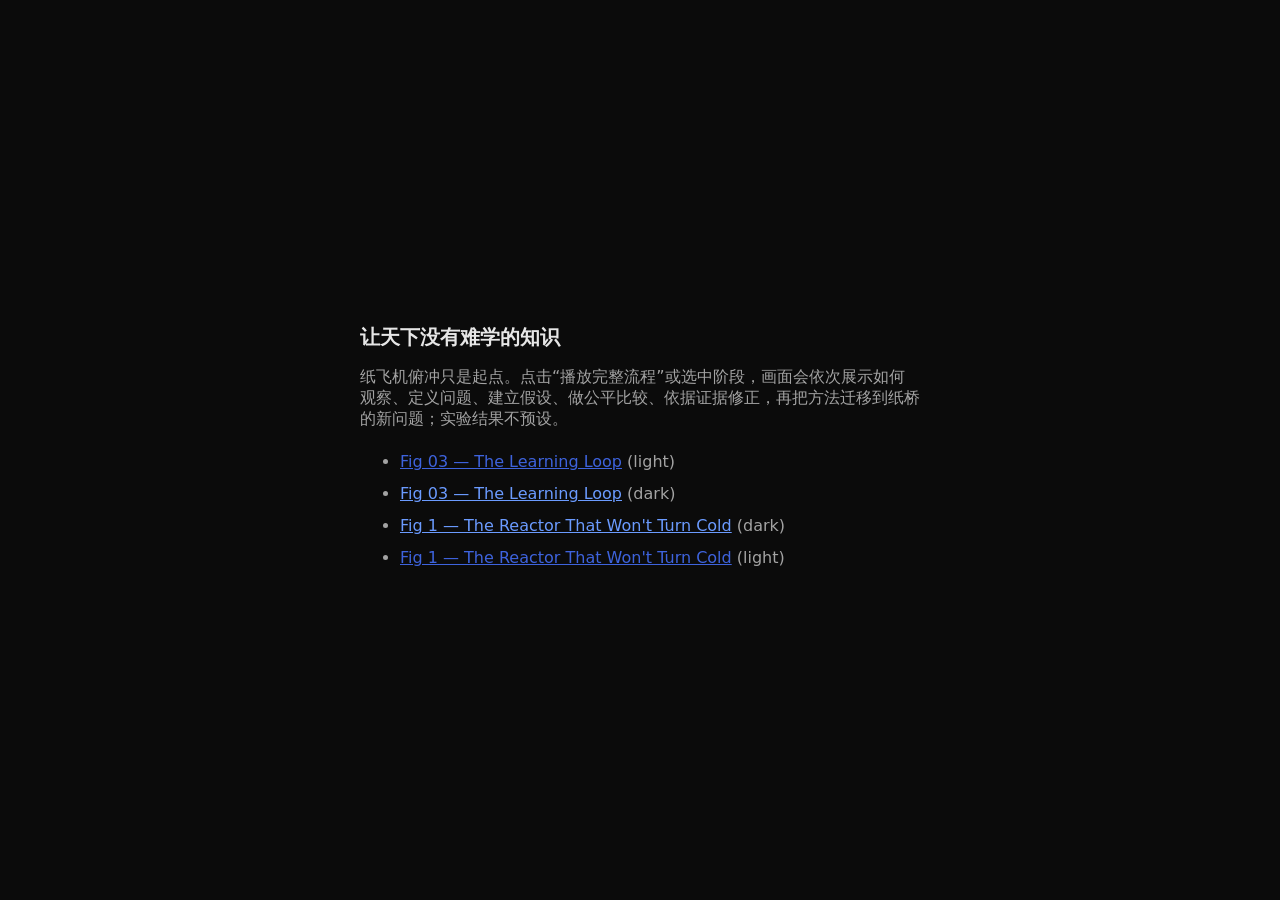
<file: docs/index.html>
<!doctype html><html lang="zh-CN"><head><meta charset="utf-8">
<meta name="viewport" content="width=device-width,initial-scale=1">
<title>Kairos — 让天下没有难学的知识</title></head>
<body style="font-family:ui-sans-serif,system-ui;background:#0b0b0b;color:#a3a3a3;
             display:grid;place-items:center;min-height:100vh;margin:0">
  <main style="max-width:560px;padding:32px">
    <h1 style="color:#e6e6e6;font-size:20px">让天下没有难学的知识</h1>
    <p>纸飞机俯冲只是起点。点击“播放完整流程”或选中阶段，画面会依次展示如何观察、定义问题、建立假设、做公平比较、依据证据修正，再把方法迁移到纸桥的新问题；实验结果不预设。</p>
    <ul style="line-height:2">
      <li><a href="learning-loop-light.html" style="color:#3e63dd">Fig 03 — The Learning Loop</a> (light)</li>
      <li><a href="learning-loop.html"       style="color:#6b9bff">Fig 03 — The Learning Loop</a> (dark)</li>
      <li><a href="reactor-scram.html"       style="color:#6b9bff">Fig 1 — The Reactor That Won't Turn Cold</a> (dark)</li>
      <li><a href="reactor-scram-light.html" style="color:#3e63dd">Fig 1 — The Reactor That Won't Turn Cold</a> (light)</li>
    </ul>
  </main>
</body></html>
</file>
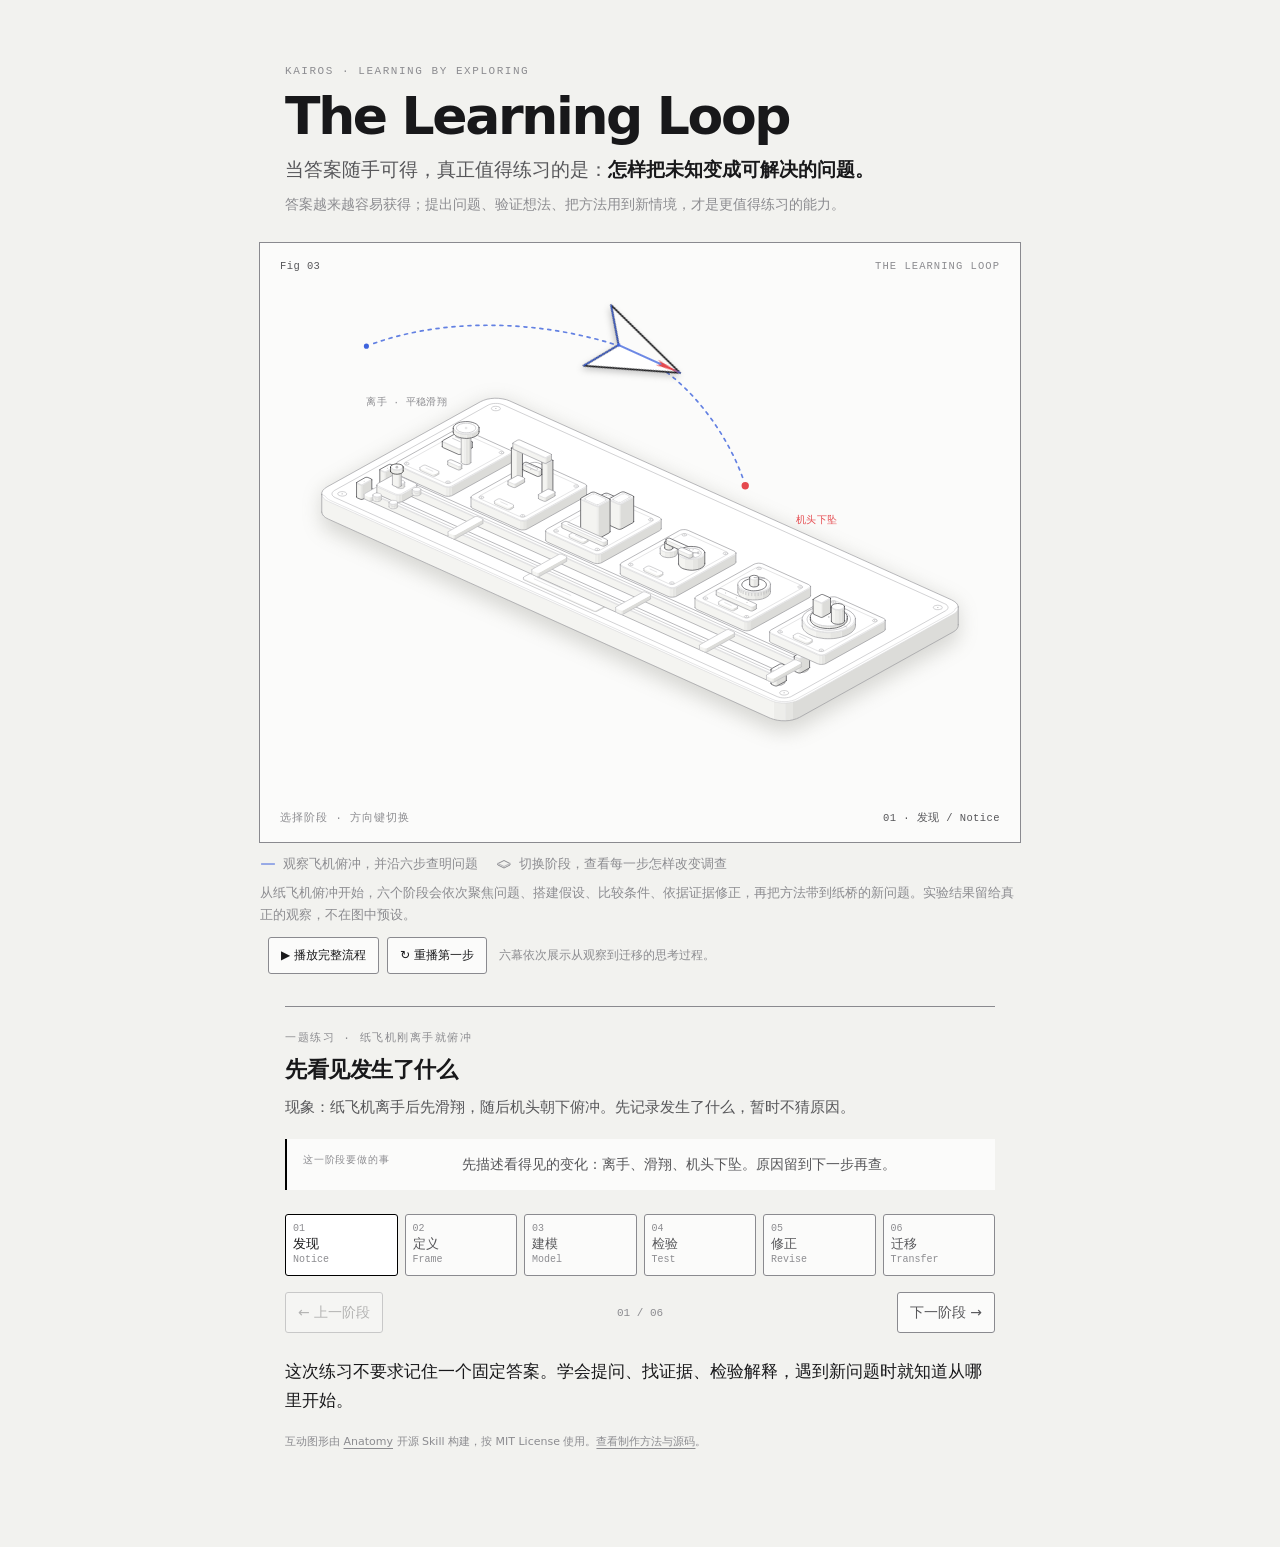
<file: docs/learning-loop-light.html>
<!doctype html><html lang="zh-CN"><head><meta charset="utf-8"><meta name="viewport" content="width=device-width, initial-scale=1"><title>The Learning Loop — Kairos</title><style>
.iso{
  --anatomy-page:#0b0b0b;--anatomy-card:#131313;--anatomy-text:#a3a3a3;--anatomy-strong:#e6e6e6;--anatomy-muted:#6e6e6e;
  --anatomy-paper:#131313;--anatomy-face:#1b1b1b;--anatomy-top:#1c1c1c;
  --anatomy-shade-0:#0f0f0f;--anatomy-shade-1:#121212;--anatomy-shade-2:#151515;--anatomy-shade-3:#181818;
  --anatomy-lit-top:#262626;--anatomy-lit-shade:#1d1d1d;
  --anatomy-hi:#d4d4d4;--anatomy-mid:#6a6a6a;--anatomy-lo:#3e3e3e;--anatomy-faint:#2a2a2a;--anatomy-lit:#ffffff;
  --anatomy-halo:#050505;--anatomy-halo-opacity:.9;--anatomy-dot:#e6e6e6;
  --anatomy-red:#ff6b6b;--anatomy-green:#6be0a0;--anatomy-blue:#6b9bff;
  --anatomy-weight:.6px;--anatomy-ease:cubic-bezier(.32,.72,0,1);
  --anatomy-mono:ui-monospace,"SF Mono",Menlo,Consolas,monospace;
  --anatomy-lift:inset 0 1px 0 0 #ffffff0a,inset 0 0 0 1px #ffffff06,0 0 0 1px #00000026,0 1px 1px -.5px #00000014,0 3px 3px -1.5px #00000014,0 6px 6px -3px #00000014,0 12px 12px -6px #00000014;
}
.iso[data-theme="light"]{
  --anatomy-page:#f2f2ef;--anatomy-card:#fbfbfa;--anatomy-text:#57575a;--anatomy-strong:#18181a;--anatomy-muted:#8c8c90;
  --anatomy-paper:#fbfbfa;--anatomy-face:#ffffff;--anatomy-top:#ffffff;
  --anatomy-shade-0:#dcdcd9;--anatomy-shade-1:#e5e5e2;--anatomy-shade-2:#ededea;--anatomy-shade-3:#f4f4f1;
  --anatomy-lit-top:#ffffff;--anatomy-lit-shade:#eeeeeb;
  --anatomy-hi:#26262a;--anatomy-mid:#8a8a8f;--anatomy-lo:#b4b4b8;--anatomy-faint:#d4d4d6;--anatomy-lit:#000000;
  --anatomy-halo:#8a8a80;--anatomy-halo-opacity:.32;--anatomy-dot:#3a3a3e;
  --anatomy-red:#e5484d;--anatomy-green:#30a46c;--anatomy-blue:#3e63dd;
  --anatomy-lift:inset 0 1px 0 0 #ffffff,0 0 0 1px #0000000f,0 1px 1px -.5px #0000000a,0 3px 3px -1.5px #0000000a,0 6px 6px -3px #0000000a,0 12px 12px -6px #0000000a;
}
.iso-svg{display:block;width:100%;height:auto;overflow:visible}
.iso-svg path,.iso-svg circle{vector-effect:non-scaling-stroke}
.iso-fill{fill:var(--anatomy-paper);stroke:none}
.iso-solid[data-lit]>.iso-fill{fill:var(--anatomy-face)}
.iso-shade,.iso-top{stroke:none}
.iso-shade[data-shade="0"]{fill:var(--anatomy-shade-0)}
.iso-shade[data-shade="1"]{fill:var(--anatomy-shade-1)}
.iso-shade[data-shade="2"]{fill:var(--anatomy-shade-2)}
.iso-shade[data-shade="3"]{fill:var(--anatomy-shade-3)}
.iso-top{fill:var(--anatomy-top)}
.iso-solid[data-lit]>.iso-top{fill:var(--anatomy-lit-top)}
.iso-solid[data-lit]>.iso-shade{fill:var(--anatomy-lit-shade)}
.iso-solid[data-seamless]>.iso-shade,.iso-solid[data-seamless]>.iso-top{stroke-width:.4;stroke-linejoin:round}
.iso-solid[data-seamless]>.iso-shade[data-shade="0"]{stroke:var(--anatomy-shade-0)}
.iso-solid[data-seamless]>.iso-shade[data-shade="1"]{stroke:var(--anatomy-shade-1)}
.iso-solid[data-seamless]>.iso-shade[data-shade="2"]{stroke:var(--anatomy-shade-2)}
.iso-solid[data-seamless]>.iso-shade[data-shade="3"]{stroke:var(--anatomy-shade-3)}
.iso-solid[data-seamless]>.iso-top{stroke:var(--anatomy-top)}
.iso-solid[data-seamless][data-lit]>.iso-top{stroke:var(--anatomy-lit-top)}
.iso-solid[data-seamless][data-lit]>.iso-shade{stroke:var(--anatomy-lit-shade)}
.iso-solid[data-lit]>.iso-edge{stroke:var(--anatomy-lit)}
.iso-halo{fill:var(--anatomy-halo);stroke:none;filter:blur(9px);opacity:var(--anatomy-halo-opacity);transform:translateY(3px)}
.iso-line{fill:none;stroke:var(--anatomy-lo);stroke-width:var(--anatomy-weight);stroke-linecap:round;stroke-linejoin:round}
.iso-line[data-tone="hi"]{stroke:var(--anatomy-hi)}
.iso-line[data-tone="mid"]{stroke:var(--anatomy-mid)}
.iso-line[data-tone="lo"]{stroke:var(--anatomy-lo)}
.iso-line[data-tone="faint"]{stroke:var(--anatomy-faint)}
.iso-line[data-tone="lit"]{stroke:var(--anatomy-lit)}
.iso-line[data-tone="red"]{stroke:var(--anatomy-red)}
.iso-line[data-tone="green"]{stroke:var(--anatomy-green)}
.iso-line[data-tone="blue"]{stroke:var(--anatomy-blue)}
.iso-line[data-dotted]{stroke-dasharray:.01 3.5;stroke-width:1}
.iso-line[data-dashed]{stroke-dasharray:3 3}
.iso-line[data-flow]{stroke-dasharray:2 6}
.iso-wire-end{fill:var(--anatomy-paper);stroke:var(--anatomy-lo);stroke-width:var(--anatomy-weight)}
.iso-wire[data-tone="hi"] .iso-wire-end{stroke:var(--anatomy-hi)}
.iso-wire[data-tone="mid"] .iso-wire-end{stroke:var(--anatomy-mid)}
.iso-wire[data-tone="faint"] .iso-wire-end{stroke:var(--anatomy-faint)}
.iso-wire[data-tone="lit"] .iso-wire-end{stroke:var(--anatomy-lit)}
.iso-dots circle{fill:var(--anatomy-dot);stroke:none;opacity:.32}
.iso-dots[data-tone="hi"] circle{opacity:.85}
.iso-dots[data-tone="mid"] circle{opacity:.45}
.iso-dots[data-tone="lo"] circle{opacity:.22}
.iso-dots[data-tone="faint"] circle{opacity:.12}
.iso-face-text{fill:var(--anatomy-mid);font-family:var(--anatomy-mono);letter-spacing:.04em}
.iso-face-text[data-tone="hi"]{fill:var(--anatomy-hi)}
.iso-face-text[data-tone="lo"]{fill:var(--anatomy-lo)}
.iso-face-text[data-tone="faint"]{fill:var(--anatomy-faint)}
.tb-body{fill:var(--anatomy-shade-2);stroke:none}
.tb-shine{fill:var(--anatomy-top);stroke:none}
.tb-shade{fill:var(--anatomy-shade-0);stroke:none}
.tb-ring{fill:none;stroke:var(--anatomy-lo);stroke-width:.45;stroke-linecap:butt;stroke-linejoin:round}
.tb-ring[data-tone="mid"]{stroke:var(--anatomy-mid)}
.tb-ring[data-tone="faint"]{stroke:var(--anatomy-faint)}
.tb-ring[data-tone="hi"]{stroke:var(--anatomy-hi)}
@keyframes iso-flow{to{stroke-dashoffset:-32}}
@keyframes iso-pulse{0%,100%{opacity:.18}12%{opacity:1}40%{opacity:.18}}
.iso-line[data-flow]{animation:iso-flow 1600ms linear infinite}
.iso-dots circle[data-pulse]{animation:iso-pulse 1600ms steps(1,end) infinite;animation-delay:var(--pulse-at,0ms)}
.iso-figure{margin:32px 0 36px}
.iso-plate{position:relative;padding:52px 24px;border-radius:0;background:var(--anatomy-card);box-shadow:0 0 0 1px var(--anatomy-mid);--anatomy-paper:var(--anatomy-card)}
.iso-plate-corners{position:absolute;inset:18px 20px;pointer-events:none}
.iso-plate-corner{position:absolute;color:var(--anatomy-muted);font-family:var(--anatomy-mono);font-size:10.5px;line-height:1;letter-spacing:.04em;white-space:nowrap}
.iso-plate-corner[data-corner="fig"]{top:0;left:0;color:var(--anatomy-text)}
.iso-plate-corner[data-corner="title"]{top:0;right:0;text-transform:uppercase;letter-spacing:.1em}
.iso-plate-corner[data-corner="hint"]{bottom:0;left:0;text-transform:uppercase;letter-spacing:.1em}
.iso-plate-corner[data-corner="readout"]{right:0;bottom:0;color:var(--anatomy-text);font-variant-numeric:tabular-nums}
.iso-plate .iso-svg{margin:0 auto}
.iso-legend{display:grid;gap:8px;margin-top:12px;color:var(--anatomy-muted);font-size:13px;line-height:1.55}
.iso-keys{display:flex;flex-wrap:wrap;gap:6px 18px}
.iso-key{display:inline-flex;align-items:center;gap:7px}
.iso-swatch{width:16px;height:10px;flex:none;overflow:visible}
.iso-swatch path{fill:none;stroke:var(--anatomy-hi);stroke-width:1;vector-effect:non-scaling-stroke;stroke-linejoin:round;stroke-linecap:round}
.iso-swatch[data-mark="raised"] path,.iso-swatch[data-mark="flat"] path{stroke:var(--anatomy-mid)}
.iso-swatch[data-mark="lit"] path{stroke:var(--anatomy-lit)}
.iso-swatch[data-mark="dim"] path{stroke:var(--anatomy-lo)}
.iso-swatch[data-mark="dotted"] path{stroke-dasharray:.01 3;stroke-width:1.4}
.iso-swatch[data-mark="dashed"] path{stroke-dasharray:3 2.5}
.iso-swatch[data-mark="red"] path{stroke:var(--anatomy-red)}
.iso-swatch[data-mark="green"] path{stroke:var(--anatomy-green)}
.iso-swatch[data-mark="blue"] path{stroke:var(--anatomy-blue)}
.iso-swatch-crease{stroke:var(--anatomy-lo)!important}
@media (max-width:560px){.iso-plate{padding:48px 12px 70px}.iso-plate-corner[data-corner="hint"]{bottom:18px}}
@media (prefers-reduced-motion:reduce){.iso-line[data-flow],.iso-dots circle[data-pulse]{animation:none}}

*{box-sizing:border-box}
html{color-scheme:dark}
body[data-theme="light"]{color-scheme:light}
body{margin:0;background:var(--anatomy-page);color:var(--anatomy-text);font:14px/1.6 ui-sans-serif,system-ui,-apple-system,"Segoe UI",sans-serif;-webkit-font-smoothing:antialiased}
.iso-page{width:min(760px,100% - 32px);margin:64px auto 96px}

.page-intro{max-width:710px;margin:0 auto 26px}.eyebrow,.lesson-kicker{font:11px/1.4 var(--anatomy-mono);letter-spacing:.14em;text-transform:uppercase;color:var(--anatomy-muted)}
.page-intro h1{margin:8px 0 12px;font-size:clamp(34px,6vw,52px);line-height:1.02;letter-spacing:-.045em;color:var(--anatomy-strong);font-weight:650}
.lead{font-size:19px;line-height:1.5;margin:0 0 8px;color:var(--anatomy-text)}.lead strong{color:var(--anatomy-strong);font-weight:600}.lede-cn{margin:0;color:var(--anatomy-muted);line-height:1.8}
.iso-figure{margin:0}.iso-plate{padding:50px 20px 50px}.iso-stage{outline:none;border-radius:4px;touch-action:pan-y}.iso-stage:focus-visible{box-shadow:0 0 0 2px var(--anatomy-lit)}.iso-stage svg{width:100%;height:auto;display:block}.iso-caption{line-height:1.75}
.flight-path{fill:none;stroke:var(--anatomy-blue);stroke-width:1.7;stroke-dasharray:3 5;stroke-linecap:round;opacity:.8}.flight-start{fill:var(--anatomy-blue);stroke:var(--anatomy-paper);stroke-width:1.5}.flight-impact{fill:var(--anatomy-red);stroke:var(--anatomy-paper);stroke-width:1.5}.flight-note{fill:var(--anatomy-muted);font:9px var(--anatomy-mono);letter-spacing:.03em}.flight-note-end{fill:var(--anatomy-red)}.paper-plane{filter:drop-shadow(0 3px 3px rgba(0,0,0,.2))}.plane-shadow{fill:var(--anatomy-lo);opacity:.12}.plane-wing{stroke:none}.plane-wing-a{fill:var(--anatomy-paper)}.plane-wing-b{fill:var(--anatomy-face)}.plane-outline{fill:none;stroke:var(--anatomy-strong);stroke-width:1.8;stroke-linejoin:round;stroke-linecap:round}.plane-fold{fill:none;stroke:var(--anatomy-blue);stroke-width:1.3;stroke-linejoin:round;stroke-linecap:round}.plane-nose{fill:var(--anatomy-red)}.plane-rivet{fill:var(--anatomy-blue)}
.workbench{transition:opacity .45s ease}.process-scene{display:none;pointer-events:none}.process-scene.is-current{display:inline}.process-scene path,.process-scene circle,.process-scene rect{vector-effect:non-scaling-stroke}
svg[data-phase="3"] .workbench,svg[data-phase="4"] .workbench,svg[data-phase="5"] .workbench{opacity:.05}svg[data-phase="3"] .flight-guide,svg[data-phase="4"] .flight-guide,svg[data-phase="5"] .flight-guide,svg[data-phase="3"] .paper-plane,svg[data-phase="4"] .paper-plane,svg[data-phase="5"] .paper-plane{opacity:0;transition:opacity .3s}
.process-scene[data-scene="3"],.process-scene[data-scene="4"],.process-scene[data-scene="5"]{translate:0 96px;scale:1.15;transform-box:view-box;transform-origin:center}
.focus-bracket,.focus-leader,.model-link,.model-arrow,.test-rail,.test-rail-inner,.release-gate,.release-arrow,.same-condition,.evidence-spine,.evidence-return,.method-line,.transfer-route,.bridge-deck,.bridge-fold,.bridge-book,.bridge-load{fill:none;stroke:var(--anatomy-strong);stroke-width:1.2;stroke-linecap:round;stroke-linejoin:round}.focus-bracket,.focus-ring,.model-link,.model-arrow,.test-rail-inner,.release-arrow,.transfer-route{stroke:var(--anatomy-blue)}.focus-ring,.model-link,.transfer-route{stroke-dasharray:3 3}.focus-pulse,.test-signal,.evidence-source,.evidence-branch,.method-step,.transfer-token,.bridge-mark{fill:var(--anatomy-lit);stroke:var(--anatomy-paper);stroke-width:1}.focus-bracket{stroke-width:2}.focus-ring{fill:none;stroke-width:1.4}.focus-pulse{animation:focus-ping 1.6s ease-out infinite}.nose-weight{fill:var(--anatomy-red);stroke:var(--anatomy-strong);stroke-width:1.1;stroke-linejoin:round}.model-node{fill:var(--anatomy-blue);stroke:var(--anatomy-paper);stroke-width:1}.model-effect{fill:var(--anatomy-lit)}.model-weight{transform-box:fill-box;transform-origin:center;animation:weight-set 1.1s cubic-bezier(.2,.7,.2,1) both}.model-link{stroke-dasharray:80;stroke-dashoffset:80;animation:draw-link .8s .2s ease-out forwards}.model-question{fill:var(--anatomy-card);stroke:var(--anatomy-red);stroke-width:1.2}.model-question-mark{fill:none;stroke:var(--anatomy-red);stroke-width:1.2;stroke-linecap:round}
.test-rail{stroke:var(--anatomy-mid);stroke-width:2}.release-gate{stroke:var(--anatomy-muted)}.same-condition{stroke:var(--anatomy-lit);stroke-width:1.5}.mini-plane .plane-outline{stroke-width:2.4}.mini-plane .plane-fold{stroke-width:1.8}.test-plane{transform-box:fill-box;animation:controlled-launch 1.7s .2s ease-in-out infinite alternate}.test-plane-b{animation-delay:.35s}.test-signal{animation:paired-pulse 1.7s ease-in-out infinite alternate}.test-signal-b{animation-delay:.35s}
.evidence-card,.evidence-option,.method-card{fill:var(--anatomy-card);stroke:var(--anatomy-mid);stroke-width:1}.evidence-spine,.evidence-return{stroke:var(--anatomy-muted)}.evidence-branch{fill:var(--anatomy-card);stroke:var(--anatomy-blue);stroke-width:1.5}.evidence-option{stroke:var(--anatomy-mid);stroke-dasharray:2 2}.evidence-token{fill:var(--anatomy-lit);stroke:none}.evidence-token-a{animation:branch-a 1.8s ease-in-out infinite alternate}.evidence-token-b{animation:branch-b 1.8s ease-in-out infinite alternate}.method-card{stroke:var(--anatomy-mid)}.method-line{stroke:var(--anatomy-mid)}.method-step{stroke:var(--anatomy-paper);stroke-width:1.3}.method-step:nth-of-type(odd){fill:var(--anatomy-blue)}.transfer-route{stroke-dasharray:4 4}.transfer-token{animation:transfer-token 1.7s .2s ease-in-out infinite alternate}.bridge-book{fill:var(--anatomy-face);stroke:var(--anatomy-muted)}.bridge-deck{stroke:var(--anatomy-strong);stroke-width:3;animation:bridge-bend 1.7s ease-in-out infinite alternate;transform-box:fill-box;transform-origin:50% 0}.bridge-fold{stroke:var(--anatomy-blue);stroke-width:1.2}.bridge-load{fill:var(--anatomy-paper);stroke:var(--anatomy-strong)}
@keyframes focus-ping{0%{opacity:0;translate:0 0;scale:.5}40%{opacity:.95}100%{opacity:0;translate:0 0;scale:2.2}}@keyframes draw-link{to{stroke-dashoffset:0}}@keyframes weight-set{0%{translate:-22px -13px;opacity:0}75%{translate:2px 1px;opacity:1}100%{translate:0 0;opacity:1}}@keyframes controlled-launch{0%{translate:0 0}45%{translate:30px 0}100%{translate:34px 0}}@keyframes paired-pulse{0%,20%{opacity:.3}55%,100%{opacity:1}}@keyframes branch-a{0%,18%{translate:0 0}80%,100%{translate:66px -25px}}@keyframes branch-b{0%,18%{translate:0 0}80%,100%{translate:66px 25px}}@keyframes transfer-token{0%{translate:0 0}80%,100%{translate:96px 0}}@keyframes bridge-bend{0%{scale:1 1}100%{scale:1 1.1}}
.flight-control{display:flex;align-items:center;gap:12px;flex-wrap:wrap;margin:10px 0 0 8px;color:var(--anatomy-muted);font-size:12px}.flight-actions{display:flex;align-items:center;gap:8px;flex-wrap:wrap}.flight-control button{border:1px solid var(--anatomy-mid);border-radius:3px;padding:8px 12px;background:var(--anatomy-card);color:var(--anatomy-strong);font:inherit;cursor:pointer}.flight-control button:hover:not(:disabled){border-color:var(--anatomy-blue)}.flight-control button:focus-visible{outline:2px solid var(--anatomy-blue);outline-offset:2px}.flight-control button:disabled{opacity:.45;cursor:not-allowed}
.lesson{max-width:710px;margin:32px auto 0;padding:24px 0 0;border-top:1px solid var(--anatomy-mid)}.lesson-kicker{margin:0 0 9px}.lesson h2{font-size:22px;line-height:1.3;margin:0 0 10px;color:var(--anatomy-strong);letter-spacing:-.02em}.lesson>p:not(.lesson-kicker):not(.next-move):not(.takeaway):not(.attribution){line-height:1.8;font-size:15px;margin:0 0 14px}
.next-move{display:grid;grid-template-columns:145px 1fr;gap:14px;margin:18px 0 24px;padding:14px 16px;border-left:2px solid var(--anatomy-lit);background:var(--anatomy-card);line-height:1.65}.next-move span:first-child{font:10px/1.5 var(--anatomy-mono);text-transform:uppercase;letter-spacing:.08em;color:var(--anatomy-muted)}
.phase-nav{display:grid;grid-template-columns:repeat(6,minmax(0,1fr));gap:7px}.phase-button,.lesson-controls button{font:inherit;color:var(--anatomy-text);background:var(--anatomy-card);border:1px solid var(--anatomy-mid);border-radius:3px;cursor:pointer;transition:background .18s ease,border-color .18s ease,color .18s ease,transform .18s ease}.phase-button{min-height:62px;padding:9px 7px;text-align:left;display:flex;flex-direction:column;justify-content:space-between}.phase-button:hover:not(.is-active),.lesson-controls button:hover:not(:disabled){border-color:var(--anatomy-text);transform:translateY(-1px)}.phase-button.is-active{border-color:var(--anatomy-lit);color:var(--anatomy-strong);background:var(--anatomy-face)}.phase-number{font:10px/1 var(--anatomy-mono);color:var(--anatomy-muted)}.phase-name{font-size:13px;line-height:1.2}.phase-name small{display:block;margin-top:3px;font:10px/1.2 var(--anatomy-mono);color:var(--anatomy-muted)}
.lesson-controls{display:flex;align-items:center;justify-content:space-between;gap:12px;margin:16px 0 24px}.lesson-controls button{padding:8px 12px}.lesson-controls button:disabled{opacity:.4;cursor:not-allowed}.lesson-controls span{font:11px var(--anatomy-mono);color:var(--anatomy-muted);font-variant-numeric:tabular-nums}.takeaway{font-size:17px;line-height:1.7;color:var(--anatomy-strong);margin:0 0 18px}.attribution{font-size:11px;line-height:1.7;color:var(--anatomy-muted);margin:0}.attribution a{color:inherit;text-underline-offset:3px}.sr-only{position:absolute;width:1px;height:1px;padding:0;margin:-1px;overflow:hidden;clip:rect(0,0,0,0);white-space:nowrap;border:0}
@media(max-width:620px){.iso-page{width:calc(100% - 24px);margin:32px auto 52px}.page-intro{margin-bottom:20px}.page-intro h1{font-size:38px}.lead{font-size:17px}.iso-plate{padding:48px 10px 46px}.iso-plate-corners{inset:16px 12px}.flight-control{margin-left:0}.phase-nav{grid-template-columns:repeat(3,minmax(0,1fr));gap:6px}.phase-button{min-height:56px;padding:8px}.next-move{grid-template-columns:1fr;gap:4px}.lesson{margin-top:24px}}
@media(prefers-reduced-motion:reduce){*,*::before,*::after{scroll-behavior:auto!important;transition:none!important;animation:none!important}}
</style></head><body class="iso" data-theme="light"><main class="iso-page">
<header class="page-intro">
  <p class="eyebrow">KAIROS · LEARNING BY EXPLORING</p>
  <h1>The Learning Loop</h1>
  <p class="lead">当答案随手可得，真正值得练习的是：<strong>怎样把未知变成可解决的问题。</strong></p>
  <p class="lede-cn">答案越来越容易获得；提出问题、验证想法、把方法用到新情境，才是更值得练习的能力。</p>
</header>
<figure class="iso-figure"><div class="iso-plate"><div class="iso-plate-corners" aria-hidden="true"><span class="iso-plate-corner" data-corner="fig">Fig 03</span><span class="iso-plate-corner" data-corner="title">The Learning Loop</span><span class="iso-plate-corner" data-corner="hint">选择阶段 · 方向键切换</span><span class="iso-plate-corner" data-corner="readout" data-readout>01 · 发现 / Notice</span></div><div class="iso-stage" tabindex="0" role="group" aria-label="六个相连的学习场景：观察纸飞机俯冲，定义问题，建立可检验模型，做公平比较，依据证据修正，并把方法迁移到纸桥问题。使用方向键切换阶段。"><svg data-phase="0" xmlns="http://www.w3.org/2000/svg" class="iso-svg" viewBox="0 0 650 450" role="img" aria-label="A six-step inquiry becomes a sequence of linked motions: observe a paper plane dive, focus the question, build a testable model, compare controlled trials, revise from evidence, and transfer the method to a paper bridge problem."><g class="workbench" data-part="workbench"><path class="iso-halo" d="M37.7 181.8L37.8 180L38.7 178.2L40.2 176.6L42.4 175.1L181.1 98.1L183.8 96.9L186.9 95.9L190.3 95.3L193.9 95L197.5 95.1L201.1 95.6L204.3 96.3L207.3 97.4L606.2 277L608.7 278.4L610.6 279.9L611.8 281.6L612.3 283.4L612.3 305.9L612.2 307.7L611.3 309.4L609.8 311.1L607.6 312.5L468.9 389.6L466.2 390.8L463.1 391.7L459.7 392.4L456.1 392.6L452.5 392.6L448.9 392.1L445.7 391.3L442.7 390.3L43.8 210.7L41.3 209.3L39.4 207.8L38.2 206.1L37.7 204.3Z"/><g class="iso-solid"><path class="iso-fill" d="M183.2 139.1L183.7 137.7L184.9 136.3L186.6 135.1L188.9 134.1L191.5 133.4L194.3 133L197.3 132.9L200.3 133.1L203 133.7L205.4 134.6L207.4 135.7L208.9 137L209.7 138.4L209.8 139.9L209.8 142.8L209.3 144.3L208.2 145.7L206.4 146.9L204.2 147.9L201.6 148.6L198.7 149L195.7 149.1L192.8 148.8L190 148.2L187.6 147.4L185.6 146.3L184.2 144.9L183.4 143.5L183.2 142Z"/><path class="iso-shade" data-shade="0" d="M206.4 146.9L204.2 147.9L204.2 145L206.4 144ZM209.8 142.8L209.3 144.3L209.3 141.4L209.8 139.9ZM209.3 144.3L208.2 145.7L208.2 142.8L209.3 141.4ZM208.2 145.7L206.4 146.9L206.4 144L208.2 142.8Z"/><path class="iso-shade" data-shade="1" d="M204.2 147.9L201.6 148.6L201.6 145.7L204.2 145ZM201.6 148.6L198.7 149L198.7 146.1L201.6 145.7ZM198.7 149L195.7 149.1L195.7 146.2L198.7 146.1Z"/><path class="iso-shade" data-shade="2" d="M195.7 149.1L192.8 148.8L192.8 145.9L195.7 146.2ZM192.8 148.8L190 148.2L190 145.4L192.8 145.9Z"/><path class="iso-shade" data-shade="3" d="M190 148.2L187.6 147.4L187.6 144.5L190 145.4ZM187.6 147.4L185.6 146.3L185.6 143.4L187.6 144.5ZM185.6 146.3L184.2 144.9L184.2 142.1L185.6 143.4ZM184.2 144.9L183.4 143.5L183.4 140.6L184.2 142.1ZM183.4 143.5L183.2 142L183.2 139.1L183.4 140.6Z"/><path class="iso-top" d="M206.4 144L204.2 145L201.6 145.7L198.7 146.1L195.7 146.2L192.8 145.9L190 145.4L187.6 144.5L185.6 143.4L184.2 142.1L183.4 140.6L183.2 139.1L183.7 137.7L184.9 136.3L186.6 135.1L188.9 134.1L191.5 133.4L194.3 133L197.3 132.9L200.3 133.1L203 133.7L205.4 134.6L207.4 135.7L208.9 137L209.7 138.4L209.8 139.9L209.3 141.4L208.2 142.8Z"/><path class="iso-line iso-crease" data-tone="faint" d="M209.8 139.9L209.3 141.4L208.2 142.8L206.4 144L204.2 145L201.6 145.7L198.7 146.1L195.7 146.2L192.8 145.9L190 145.4L187.6 144.5L185.6 143.4L184.2 142.1L183.4 140.6L183.2 139.1"/><path class="iso-line iso-edge" data-tone="lo" d="M183.2 139.1L183.7 137.7L184.9 136.3L186.6 135.1L188.9 134.1L191.5 133.4L194.3 133L197.3 132.9L200.3 133.1L203 133.7L205.4 134.6L207.4 135.7L208.9 137L209.7 138.4L209.8 139.9M209.8 142.8L209.3 144.3L208.2 145.7L206.4 146.9L204.2 147.9L201.6 148.6L198.7 149L195.7 149.1L192.8 148.8L190 148.2L187.6 147.4L185.6 146.3L184.2 144.9L183.4 143.5L183.2 142M183.2 139.1L183.2 142M209.8 139.9L209.8 142.8"/></g><g class="iso-solid"><path class="iso-fill" d="M186.2 132.5L186.6 131.3L187.5 130.3L188.8 129.3L190.6 128.6L192.6 128L194.8 127.7L197.1 127.6L199.4 127.8L201.6 128.3L203.5 128.9L205 129.8L206.1 130.8L206.8 132L206.9 133.1L206.9 139.8L206.5 141L205.6 142.1L204.2 143L202.5 143.8L200.5 144.3L198.2 144.6L195.9 144.7L193.6 144.5L191.5 144.1L189.6 143.4L188.1 142.5L186.9 141.5L186.3 140.4L186.2 139.2Z"/><path class="iso-shade" data-shade="0" d="M204.2 143L202.5 143.8L202.5 137L204.2 136.3ZM206.9 139.8L206.5 141L206.5 134.3L206.9 133.1ZM206.5 141L205.6 142.1L205.6 135.3L206.5 134.3ZM205.6 142.1L204.2 143L204.2 136.3L205.6 135.3Z"/><path class="iso-shade" data-shade="1" d="M202.5 143.8L200.5 144.3L200.5 137.6L202.5 137ZM200.5 144.3L198.2 144.6L198.2 137.9L200.5 137.6ZM198.2 144.6L195.9 144.7L195.9 138L198.2 137.9Z"/><path class="iso-shade" data-shade="2" d="M195.9 144.7L193.6 144.5L193.6 137.8L195.9 138ZM193.6 144.5L191.5 144.1L191.5 137.3L193.6 137.8Z"/><path class="iso-shade" data-shade="3" d="M191.5 144.1L189.6 143.4L189.6 136.7L191.5 137.3ZM189.6 143.4L188.1 142.5L188.1 135.8L189.6 136.7ZM188.1 142.5L186.9 141.5L186.9 134.8L188.1 135.8ZM186.9 141.5L186.3 140.4L186.3 133.6L186.9 134.8ZM186.3 140.4L186.2 139.2L186.2 132.5L186.3 133.6Z"/><path class="iso-top" d="M204.2 136.3L202.5 137L200.5 137.6L198.2 137.9L195.9 138L193.6 137.8L191.5 137.3L189.6 136.7L188.1 135.8L186.9 134.8L186.3 133.6L186.2 132.5L186.6 131.3L187.5 130.3L188.8 129.3L190.6 128.6L192.6 128L194.8 127.7L197.1 127.6L199.4 127.8L201.6 128.3L203.5 128.9L205 129.8L206.1 130.8L206.8 132L206.9 133.1L206.5 134.3L205.6 135.3Z"/><path class="iso-line iso-crease" data-tone="faint" d="M206.9 133.1L206.5 134.3L205.6 135.3L204.2 136.3L202.5 137L200.5 137.6L198.2 137.9L195.9 138L193.6 137.8L191.5 137.3L189.6 136.7L188.1 135.8L186.9 134.8L186.3 133.6L186.2 132.5"/><path class="iso-line iso-edge" data-tone="mid" d="M186.2 132.5L186.6 131.3L187.5 130.3L188.8 129.3L190.6 128.6L192.6 128L194.8 127.7L197.1 127.6L199.4 127.8L201.6 128.3L203.5 128.9L205 129.8L206.1 130.8L206.8 132L206.9 133.1M206.9 139.8L206.5 141L205.6 142.1L204.2 143L202.5 143.8L200.5 144.3L198.2 144.6L195.9 144.7L193.6 144.5L191.5 144.1L189.6 143.4L188.1 142.5L186.9 141.5L186.3 140.4L186.2 139.2M186.2 132.5L186.2 139.2M206.9 133.1L206.9 139.8"/></g><g class="iso-solid"><path class="iso-fill" d="M74.2 199.7L74.7 198.2L75.9 196.8L77.6 195.6L79.8 194.6L82.5 193.9L85.3 193.5L88.3 193.4L91.3 193.7L94 194.2L96.4 195.1L98.4 196.2L99.9 197.5L100.7 199L100.8 200.5L100.8 203.4L100.3 204.8L99.2 206.2L97.4 207.4L95.2 208.4L92.6 209.1L89.7 209.5L86.7 209.6L83.8 209.3L81 208.8L78.6 207.9L76.6 206.8L75.2 205.5L74.4 204L74.2 202.6Z"/><path class="iso-shade" data-shade="0" d="M97.4 207.4L95.2 208.4L95.2 205.5L97.4 204.5ZM100.8 203.4L100.3 204.8L100.3 201.9L100.8 200.5ZM100.3 204.8L99.2 206.2L99.2 203.3L100.3 201.9ZM99.2 206.2L97.4 207.4L97.4 204.5L99.2 203.3Z"/><path class="iso-shade" data-shade="1" d="M95.2 208.4L92.6 209.1L92.6 206.2L95.2 205.5ZM92.6 209.1L89.7 209.5L89.7 206.6L92.6 206.2ZM89.7 209.5L86.7 209.6L86.7 206.7L89.7 206.6Z"/><path class="iso-shade" data-shade="2" d="M86.7 209.6L83.8 209.3L83.8 206.5L86.7 206.7ZM83.8 209.3L81 208.8L81 205.9L83.8 206.5Z"/><path class="iso-shade" data-shade="3" d="M81 208.8L78.6 207.9L78.6 205L81 205.9ZM78.6 207.9L76.6 206.8L76.6 203.9L78.6 205ZM76.6 206.8L75.2 205.5L75.2 202.6L76.6 203.9ZM75.2 205.5L74.4 204L74.4 201.2L75.2 202.6ZM74.4 204L74.2 202.6L74.2 199.7L74.4 201.2Z"/><path class="iso-top" d="M97.4 204.5L95.2 205.5L92.6 206.2L89.7 206.6L86.7 206.7L83.8 206.5L81 205.9L78.6 205L76.6 203.9L75.2 202.6L74.4 201.2L74.2 199.7L74.7 198.2L75.9 196.8L77.6 195.6L79.8 194.6L82.5 193.9L85.3 193.5L88.3 193.4L91.3 193.7L94 194.2L96.4 195.1L98.4 196.2L99.9 197.5L100.7 199L100.8 200.5L100.3 201.9L99.2 203.3Z"/><path class="iso-line iso-crease" data-tone="faint" d="M100.8 200.5L100.3 201.9L99.2 203.3L97.4 204.5L95.2 205.5L92.6 206.2L89.7 206.6L86.7 206.7L83.8 206.5L81 205.9L78.6 205L76.6 203.9L75.2 202.6L74.4 201.2L74.2 199.7"/><path class="iso-line iso-edge" data-tone="lo" d="M74.2 199.7L74.7 198.2L75.9 196.8L77.6 195.6L79.8 194.6L82.5 193.9L85.3 193.5L88.3 193.4L91.3 193.7L94 194.2L96.4 195.1L98.4 196.2L99.9 197.5L100.7 199L100.8 200.5M100.8 203.4L100.3 204.8L99.2 206.2L97.4 207.4L95.2 208.4L92.6 209.1L89.7 209.5L86.7 209.6L83.8 209.3L81 208.8L78.6 207.9L76.6 206.8L75.2 205.5L74.4 204L74.2 202.6M74.2 199.7L74.2 202.6M100.8 200.5L100.8 203.4"/></g><g class="iso-solid"><path class="iso-fill" d="M77.2 193L77.6 191.9L78.5 190.8L79.8 189.9L81.6 189.1L83.6 188.5L85.8 188.2L88.1 188.2L90.4 188.4L92.6 188.8L94.5 189.5L96 190.3L97.1 191.4L97.7 192.5L97.9 193.6L97.9 200.4L97.5 201.5L96.6 202.6L95.2 203.5L93.5 204.3L91.5 204.9L89.2 205.2L86.9 205.2L84.6 205L82.5 204.6L80.6 203.9L79 203.1L77.9 202L77.3 200.9L77.2 199.8Z"/><path class="iso-shade" data-shade="0" d="M95.2 203.5L93.5 204.3L93.5 197.6L95.2 196.8ZM97.9 200.4L97.5 201.5L97.5 194.8L97.9 193.6ZM97.5 201.5L96.6 202.6L96.6 195.9L97.5 194.8ZM96.6 202.6L95.2 203.5L95.2 196.8L96.6 195.9Z"/><path class="iso-shade" data-shade="1" d="M93.5 204.3L91.5 204.9L91.5 198.1L93.5 197.6ZM91.5 204.9L89.2 205.2L89.2 198.4L91.5 198.1ZM89.2 205.2L86.9 205.2L86.9 198.5L89.2 198.4Z"/><path class="iso-shade" data-shade="2" d="M86.9 205.2L84.6 205L84.6 198.3L86.9 198.5ZM84.6 205L82.5 204.6L82.5 197.9L84.6 198.3Z"/><path class="iso-shade" data-shade="3" d="M82.5 204.6L80.6 203.9L80.6 197.2L82.5 197.9ZM80.6 203.9L79 203.1L79 196.3L80.6 197.2ZM79 203.1L77.9 202L77.9 195.3L79 196.3ZM77.9 202L77.3 200.9L77.3 194.2L77.9 195.3ZM77.3 200.9L77.2 199.8L77.2 193L77.3 194.2Z"/><path class="iso-top" d="M95.2 196.8L93.5 197.6L91.5 198.1L89.2 198.4L86.9 198.5L84.6 198.3L82.5 197.9L80.6 197.2L79 196.3L77.9 195.3L77.3 194.2L77.2 193L77.6 191.9L78.5 190.8L79.8 189.9L81.6 189.1L83.6 188.5L85.8 188.2L88.1 188.2L90.4 188.4L92.6 188.8L94.5 189.5L96 190.3L97.1 191.4L97.7 192.5L97.9 193.6L97.5 194.8L96.6 195.9Z"/><path class="iso-line iso-crease" data-tone="faint" d="M97.9 193.6L97.5 194.8L96.6 195.9L95.2 196.8L93.5 197.6L91.5 198.1L89.2 198.4L86.9 198.5L84.6 198.3L82.5 197.9L80.6 197.2L79 196.3L77.9 195.3L77.3 194.2L77.2 193"/><path class="iso-line iso-edge" data-tone="mid" d="M77.2 193L77.6 191.9L78.5 190.8L79.8 189.9L81.6 189.1L83.6 188.5L85.8 188.2L88.1 188.2L90.4 188.4L92.6 188.8L94.5 189.5L96 190.3L97.1 191.4L97.7 192.5L97.9 193.6M97.9 200.4L97.5 201.5L96.6 202.6L95.2 203.5L93.5 204.3L91.5 204.9L89.2 205.2L86.9 205.2L84.6 205L82.5 204.6L80.6 203.9L79 203.1L77.9 202L77.3 200.9L77.2 199.8M77.2 193L77.2 199.8M97.9 193.6L97.9 200.4"/></g><g class="iso-solid"><path class="iso-fill" d="M549.2 303.9L549.7 302.4L550.8 301L552.6 299.8L554.8 298.8L557.4 298.1L560.3 297.7L563.3 297.6L566.2 297.9L569 298.5L571.4 299.3L573.4 300.4L574.8 301.8L575.6 303.2L575.8 304.7L575.8 307.6L575.3 309L574.1 310.4L572.4 311.6L570.2 312.6L567.5 313.3L564.7 313.7L561.7 313.8L558.7 313.6L556 313L553.6 312.1L551.6 311L550.1 309.7L549.3 308.3L549.2 306.8Z"/><path class="iso-shade" data-shade="0" d="M572.4 311.6L570.2 312.6L570.2 309.7L572.4 308.7ZM575.8 307.6L575.3 309L575.3 306.2L575.8 304.7ZM575.3 309L574.1 310.4L574.1 307.5L575.3 306.2ZM574.1 310.4L572.4 311.6L572.4 308.7L574.1 307.5Z"/><path class="iso-shade" data-shade="1" d="M570.2 312.6L567.5 313.3L567.5 310.5L570.2 309.7ZM567.5 313.3L564.7 313.7L564.7 310.9L567.5 310.5ZM564.7 313.7L561.7 313.8L561.7 310.9L564.7 310.9Z"/><path class="iso-shade" data-shade="2" d="M561.7 313.8L558.7 313.6L558.7 310.7L561.7 310.9ZM558.7 313.6L556 313L556 310.1L558.7 310.7Z"/><path class="iso-shade" data-shade="3" d="M556 313L553.6 312.1L553.6 309.2L556 310.1ZM553.6 312.1L551.6 311L551.6 308.1L553.6 309.2ZM551.6 311L550.1 309.7L550.1 306.8L551.6 308.1ZM550.1 309.7L549.3 308.3L549.3 305.4L550.1 306.8ZM549.3 308.3L549.2 306.8L549.2 303.9L549.3 305.4Z"/><path class="iso-top" d="M572.4 308.7L570.2 309.7L567.5 310.5L564.7 310.9L561.7 310.9L558.7 310.7L556 310.1L553.6 309.2L551.6 308.1L550.1 306.8L549.3 305.4L549.2 303.9L549.7 302.4L550.8 301L552.6 299.8L554.8 298.8L557.4 298.1L560.3 297.7L563.3 297.6L566.2 297.9L569 298.5L571.4 299.3L573.4 300.4L574.8 301.8L575.6 303.2L575.8 304.7L575.3 306.2L574.1 307.5Z"/><path class="iso-line iso-crease" data-tone="faint" d="M575.8 304.7L575.3 306.2L574.1 307.5L572.4 308.7L570.2 309.7L567.5 310.5L564.7 310.9L561.7 310.9L558.7 310.7L556 310.1L553.6 309.2L551.6 308.1L550.1 306.8L549.3 305.4L549.2 303.9"/><path class="iso-line iso-edge" data-tone="lo" d="M549.2 303.9L549.7 302.4L550.8 301L552.6 299.8L554.8 298.8L557.4 298.1L560.3 297.7L563.3 297.6L566.2 297.9L569 298.5L571.4 299.3L573.4 300.4L574.8 301.8L575.6 303.2L575.8 304.7M575.8 307.6L575.3 309L574.1 310.4L572.4 311.6L570.2 312.6L567.5 313.3L564.7 313.7L561.7 313.8L558.7 313.6L556 313L553.6 312.1L551.6 311L550.1 309.7L549.3 308.3L549.2 306.8M549.2 303.9L549.2 306.8M575.8 304.7L575.8 307.6"/></g><g class="iso-solid"><path class="iso-fill" d="M552.1 297.2L552.5 296.1L553.4 295L554.8 294.1L556.5 293.3L558.5 292.8L560.8 292.4L563.1 292.4L565.4 292.6L567.5 293L569.4 293.7L571 294.6L572.1 295.6L572.7 296.7L572.8 297.9L572.8 304.6L572.4 305.7L571.5 306.8L570.2 307.8L568.4 308.5L566.4 309.1L564.2 309.4L561.9 309.5L559.6 309.3L557.4 308.8L555.5 308.1L554 307.3L552.9 306.3L552.3 305.1L552.1 304Z"/><path class="iso-shade" data-shade="0" d="M570.2 307.8L568.4 308.5L568.4 301.8L570.2 301ZM572.8 304.6L572.4 305.7L572.4 299L572.8 297.9ZM572.4 305.7L571.5 306.8L571.5 300.1L572.4 299ZM571.5 306.8L570.2 307.8L570.2 301L571.5 300.1Z"/><path class="iso-shade" data-shade="1" d="M568.4 308.5L566.4 309.1L566.4 302.3L568.4 301.8ZM566.4 309.1L564.2 309.4L564.2 302.7L566.4 302.3ZM564.2 309.4L561.9 309.5L561.9 302.7L564.2 302.7Z"/><path class="iso-shade" data-shade="2" d="M561.9 309.5L559.6 309.3L559.6 302.5L561.9 302.7ZM559.6 309.3L557.4 308.8L557.4 302.1L559.6 302.5Z"/><path class="iso-shade" data-shade="3" d="M557.4 308.8L555.5 308.1L555.5 301.4L557.4 302.1ZM555.5 308.1L554 307.3L554 300.5L555.5 301.4ZM554 307.3L552.9 306.3L552.9 299.5L554 300.5ZM552.9 306.3L552.3 305.1L552.3 298.4L552.9 299.5ZM552.3 305.1L552.1 304L552.1 297.2L552.3 298.4Z"/><path class="iso-top" d="M570.2 301L568.4 301.8L566.4 302.3L564.2 302.7L561.9 302.7L559.6 302.5L557.4 302.1L555.5 301.4L554 300.5L552.9 299.5L552.3 298.4L552.1 297.2L552.5 296.1L553.4 295L554.8 294.1L556.5 293.3L558.5 292.8L560.8 292.4L563.1 292.4L565.4 292.6L567.5 293L569.4 293.7L571 294.6L572.1 295.6L572.7 296.7L572.8 297.9L572.4 299L571.5 300.1Z"/><path class="iso-line iso-crease" data-tone="faint" d="M572.8 297.9L572.4 299L571.5 300.1L570.2 301L568.4 301.8L566.4 302.3L564.2 302.7L561.9 302.7L559.6 302.5L557.4 302.1L555.5 301.4L554 300.5L552.9 299.5L552.3 298.4L552.1 297.2"/><path class="iso-line iso-edge" data-tone="mid" d="M552.1 297.2L552.5 296.1L553.4 295L554.8 294.1L556.5 293.3L558.5 292.8L560.8 292.4L563.1 292.4L565.4 292.6L567.5 293L569.4 293.7L571 294.6L572.1 295.6L572.7 296.7L572.8 297.9M572.8 304.6L572.4 305.7L571.5 306.8L570.2 307.8L568.4 308.5L566.4 309.1L564.2 309.4L561.9 309.5L559.6 309.3L557.4 308.8L555.5 308.1L554 307.3L552.9 306.3L552.3 305.1L552.1 304M552.1 297.2L552.1 304M572.8 297.9L572.8 304.6"/></g><g class="iso-solid"><path class="iso-fill" d="M440.2 364.4L440.7 363L441.8 361.6L443.6 360.4L445.8 359.4L448.4 358.7L451.3 358.2L454.3 358.2L457.2 358.4L460 359L462.4 359.9L464.4 361L465.8 362.3L466.6 363.7L466.8 365.2L466.8 368.1L466.3 369.6L465.1 371L463.4 372.2L461.1 373.2L458.5 373.9L455.7 374.3L452.7 374.4L449.7 374.1L447 373.5L444.6 372.7L442.6 371.5L441.1 370.2L440.3 368.8L440.2 367.3Z"/><path class="iso-shade" data-shade="0" d="M463.4 372.2L461.1 373.2L461.1 370.3L463.4 369.3ZM466.8 368.1L466.3 369.6L466.3 366.7L466.8 365.2ZM466.3 369.6L465.1 371L465.1 368.1L466.3 366.7ZM465.1 371L463.4 372.2L463.4 369.3L465.1 368.1Z"/><path class="iso-shade" data-shade="1" d="M461.1 373.2L458.5 373.9L458.5 371L461.1 370.3ZM458.5 373.9L455.7 374.3L455.7 371.4L458.5 371ZM455.7 374.3L452.7 374.4L452.7 371.5L455.7 371.4Z"/><path class="iso-shade" data-shade="2" d="M452.7 374.4L449.7 374.1L449.7 371.2L452.7 371.5ZM449.7 374.1L447 373.5L447 370.6L449.7 371.2Z"/><path class="iso-shade" data-shade="3" d="M447 373.5L444.6 372.7L444.6 369.8L447 370.6ZM444.6 372.7L442.6 371.5L442.6 368.7L444.6 369.8ZM442.6 371.5L441.1 370.2L441.1 367.3L442.6 368.7ZM441.1 370.2L440.3 368.8L440.3 365.9L441.1 367.3ZM440.3 368.8L440.2 367.3L440.2 364.4L440.3 365.9Z"/><path class="iso-top" d="M463.4 369.3L461.1 370.3L458.5 371L455.7 371.4L452.7 371.5L449.7 371.2L447 370.6L444.6 369.8L442.6 368.7L441.1 367.3L440.3 365.9L440.2 364.4L440.7 363L441.8 361.6L443.6 360.4L445.8 359.4L448.4 358.7L451.3 358.2L454.3 358.2L457.2 358.4L460 359L462.4 359.9L464.4 361L465.8 362.3L466.6 363.7L466.8 365.2L466.3 366.7L465.1 368.1Z"/><path class="iso-line iso-crease" data-tone="faint" d="M466.8 365.2L466.3 366.7L465.1 368.1L463.4 369.3L461.1 370.3L458.5 371L455.7 371.4L452.7 371.5L449.7 371.2L447 370.6L444.6 369.8L442.6 368.7L441.1 367.3L440.3 365.9L440.2 364.4"/><path class="iso-line iso-edge" data-tone="lo" d="M440.2 364.4L440.7 363L441.8 361.6L443.6 360.4L445.8 359.4L448.4 358.7L451.3 358.2L454.3 358.2L457.2 358.4L460 359L462.4 359.9L464.4 361L465.8 362.3L466.6 363.7L466.8 365.2M466.8 368.1L466.3 369.6L465.1 371L463.4 372.2L461.1 373.2L458.5 373.9L455.7 374.3L452.7 374.4L449.7 374.1L447 373.5L444.6 372.7L442.6 371.5L441.1 370.2L440.3 368.8L440.2 367.3M440.2 364.4L440.2 367.3M466.8 365.2L466.8 368.1"/></g><g class="iso-solid"><path class="iso-fill" d="M443.1 357.8L443.5 356.6L444.4 355.6L445.8 354.6L447.5 353.8L449.5 353.3L451.8 353L454.1 352.9L456.4 353.1L458.5 353.6L460.4 354.2L461.9 355.1L463.1 356.1L463.7 357.2L463.8 358.4L463.8 365.1L463.4 366.3L462.5 367.3L461.2 368.3L459.4 369.1L457.4 369.6L455.2 369.9L452.9 370L450.6 369.8L448.4 369.3L446.5 368.7L445 367.8L443.9 366.8L443.2 365.7L443.1 364.5Z"/><path class="iso-shade" data-shade="0" d="M461.2 368.3L459.4 369.1L459.4 362.3L461.2 361.6ZM463.8 365.1L463.4 366.3L463.4 359.5L463.8 358.4ZM463.4 366.3L462.5 367.3L462.5 360.6L463.4 359.5ZM462.5 367.3L461.2 368.3L461.2 361.6L462.5 360.6Z"/><path class="iso-shade" data-shade="1" d="M459.4 369.1L457.4 369.6L457.4 362.9L459.4 362.3ZM457.4 369.6L455.2 369.9L455.2 363.2L457.4 362.9ZM455.2 369.9L452.9 370L452.9 363.3L455.2 363.2Z"/><path class="iso-shade" data-shade="2" d="M452.9 370L450.6 369.8L450.6 363.1L452.9 363.3ZM450.6 369.8L448.4 369.3L448.4 362.6L450.6 363.1Z"/><path class="iso-shade" data-shade="3" d="M448.4 369.3L446.5 368.7L446.5 361.9L448.4 362.6ZM446.5 368.7L445 367.8L445 361.1L446.5 361.9ZM445 367.8L443.9 366.8L443.9 360.1L445 361.1ZM443.9 366.8L443.2 365.7L443.2 358.9L443.9 360.1ZM443.2 365.7L443.1 364.5L443.1 357.8L443.2 358.9Z"/><path class="iso-top" d="M461.2 361.6L459.4 362.3L457.4 362.9L455.2 363.2L452.9 363.3L450.6 363.1L448.4 362.6L446.5 361.9L445 361.1L443.9 360.1L443.2 358.9L443.1 357.8L443.5 356.6L444.4 355.6L445.8 354.6L447.5 353.8L449.5 353.3L451.8 353L454.1 352.9L456.4 353.1L458.5 353.6L460.4 354.2L461.9 355.1L463.1 356.1L463.7 357.2L463.8 358.4L463.4 359.5L462.5 360.6Z"/><path class="iso-line iso-crease" data-tone="faint" d="M463.8 358.4L463.4 359.5L462.5 360.6L461.2 361.6L459.4 362.3L457.4 362.9L455.2 363.2L452.9 363.3L450.6 363.1L448.4 362.6L446.5 361.9L445 361.1L443.9 360.1L443.2 358.9L443.1 357.8"/><path class="iso-line iso-edge" data-tone="mid" d="M443.1 357.8L443.5 356.6L444.4 355.6L445.8 354.6L447.5 353.8L449.5 353.3L451.8 353L454.1 352.9L456.4 353.1L458.5 353.6L460.4 354.2L461.9 355.1L463.1 356.1L463.7 357.2L463.8 358.4M463.8 365.1L463.4 366.3L462.5 367.3L461.2 368.3L459.4 369.1L457.4 369.6L455.2 369.9L452.9 370L450.6 369.8L448.4 369.3L446.5 368.7L445 367.8L443.9 366.8L443.2 365.7L443.1 364.5M443.1 357.8L443.1 364.5M463.8 358.4L463.8 365.1"/></g><g class="iso-solid"><path class="iso-fill" d="M37.7 181.8L37.8 180L38.7 178.2L40.2 176.6L42.4 175.1L181.1 98.1L183.8 96.9L186.9 95.9L190.3 95.3L193.9 95L197.5 95.1L201.1 95.6L204.3 96.3L207.3 97.4L606.2 277L608.7 278.4L610.6 279.9L611.8 281.6L612.3 283.4L612.3 299.5L612.2 301.3L611.3 303L609.8 304.7L607.6 306.1L468.9 383.2L466.2 384.4L463.1 385.3L459.7 386L456.1 386.2L452.5 386.1L448.9 385.7L445.7 384.9L442.7 383.9L43.8 204.2L41.3 202.9L39.4 201.3L38.2 199.6L37.7 197.8Z"/><path class="iso-shade" data-shade="0" d="M612.3 299.5L612.2 301.3L612.2 285.2L612.3 283.4ZM612.2 301.3L611.3 303L611.3 287L612.2 285.2ZM611.3 303L609.8 304.7L609.8 288.6L611.3 287ZM609.8 304.7L607.6 306.1L607.6 290.1L609.8 288.6ZM607.6 306.1L468.9 383.2L468.9 367.1L607.6 290.1ZM468.9 383.2L466.2 384.4L466.2 368.4L468.9 367.1ZM466.2 384.4L463.1 385.3L463.1 369.3L466.2 368.4Z"/><path class="iso-shade" data-shade="1" d="M463.1 385.3L459.7 386L459.7 369.9L463.1 369.3ZM459.7 386L456.1 386.2L456.1 370.2L459.7 369.9Z"/><path class="iso-shade" data-shade="2" d="M456.1 386.2L452.5 386.1L452.5 370.1L456.1 370.2ZM452.5 386.1L448.9 385.7L448.9 369.7L452.5 370.1ZM448.9 385.7L445.7 384.9L445.7 368.9L448.9 369.7Z"/><path class="iso-shade" data-shade="3" d="M445.7 384.9L442.7 383.9L442.7 367.8L445.7 368.9ZM442.7 383.9L43.8 204.2L43.8 188.2L442.7 367.8ZM43.8 204.2L41.3 202.9L41.3 186.9L43.8 188.2ZM41.3 202.9L39.4 201.3L39.4 185.3L41.3 186.9ZM39.4 201.3L38.2 199.6L38.2 183.6L39.4 185.3ZM38.2 199.6L37.7 197.8L37.7 181.8L38.2 183.6Z"/><path class="iso-top" d="M606.2 277L608.7 278.4L610.6 279.9L611.8 281.6L612.3 283.4L612.2 285.2L611.3 287L609.8 288.6L607.6 290.1L468.9 367.1L466.2 368.4L463.1 369.3L459.7 369.9L456.1 370.2L452.5 370.1L448.9 369.7L445.7 368.9L442.7 367.8L43.8 188.2L41.3 186.9L39.4 185.3L38.2 183.6L37.7 181.8L37.8 180L38.7 178.2L40.2 176.6L42.4 175.1L181.1 98.1L183.8 96.9L186.9 95.9L190.3 95.3L193.9 95L197.5 95.1L201.1 95.6L204.3 96.3L207.3 97.4Z"/><path class="iso-line iso-crease" data-tone="faint" d="M612.3 283.4L612.2 285.2L611.3 287L609.8 288.6L607.6 290.1L468.9 367.1L466.2 368.4L463.1 369.3L459.7 369.9L456.1 370.2L452.5 370.1L448.9 369.7L445.7 368.9L442.7 367.8L43.8 188.2L41.3 186.9L39.4 185.3L38.2 183.6L37.7 181.8"/><path class="iso-line iso-bevel" data-tone="faint" d="M612.3 283.4L609.6 285L608.9 286.6L607.5 288L605.6 289.3L467 366.2L464.6 367.3L462 368.1L459 368.7L455.9 368.9L452.8 368.8L449.8 368.5L447 367.8L444.4 366.8L45.6 187.3L43.4 186.1L41.8 184.8L40.7 183.3L37.7 181.8"/><path class="iso-line iso-edge" data-tone="mid" d="M37.7 181.8L37.8 180L38.7 178.2L40.2 176.6L42.4 175.1L181.1 98.1L183.8 96.9L186.9 95.9L190.3 95.3L193.9 95L197.5 95.1L201.1 95.6L204.3 96.3L207.3 97.4L606.2 277L608.7 278.4L610.6 279.9L611.8 281.6L612.3 283.4M612.3 299.5L612.2 301.3L611.3 303L609.8 304.7L607.6 306.1L468.9 383.2L466.2 384.4L463.1 385.3L459.7 386L456.1 386.2L452.5 386.1L448.9 385.7L445.7 384.9L442.7 383.9L43.8 204.2L41.3 202.9L39.4 201.3L38.2 199.6L37.7 197.8M612.3 283.4L612.3 299.5M37.7 181.8L37.7 197.8"/></g><path class="iso-line" data-tone="lo" d="M600 280.5L601.3 281.1L602.2 281.9L602.8 282.8L603.1 283.7L603 284.6L602.6 285.4L601.8 286.3L600.7 287L462 364L460.7 364.7L459.1 365.1L457.4 365.4L455.6 365.6L453.8 365.5L452 365.3L450.4 364.9L448.9 364.4L50 184.8L48.7 184.1L47.8 183.3L47.2 182.5L46.9 181.6L47 180.7L47.4 179.8L48.2 179L49.3 178.2L188 101.2L189.3 100.6L190.9 100.1L192.6 99.8L194.4 99.7L196.2 99.7L198 99.9L199.6 100.3L201.1 100.8Z"/><path class="iso-line" data-tone="lo" d="M197.9 105.6L196.6 106.1L195.1 106.3L193.5 106.2L192.2 105.8L191.2 105.2L190.8 104.4L191 103.6L191.9 102.9L193.1 102.4L194.7 102.3L196.2 102.4L197.6 102.8L198.6 103.4L199 104.2L198.7 105ZM596.9 285.3L595.6 285.7L594.1 285.9L592.5 285.8L591.1 285.4L590.2 284.8L589.8 284L590 283.2L590.8 282.5L592.1 282.1L593.6 281.9L595.2 282L596.6 282.4L597.5 283L597.9 283.8L597.7 284.6ZM59.2 182.7L57.9 183.2L56.4 183.4L54.8 183.2L53.4 182.8L52.5 182.2L52.1 181.4L52.3 180.6L53.1 180L54.4 179.5L55.9 179.3L57.5 179.4L58.9 179.8L59.8 180.5L60.2 181.2L60 182ZM458.1 362.3L456.9 362.8L455.3 363L453.8 362.9L452.4 362.5L451.4 361.8L451 361.1L451.3 360.3L452.1 359.6L453.4 359.1L454.9 358.9L456.5 359L457.8 359.4L458.8 360.1L459.2 360.8L459 361.6Z"/><g class="iso-dots" data-tone="mid"><circle cx="194.9" cy="104.3" r="0.5"/><circle cx="593.9" cy="283.9" r="0.5"/><circle cx="56.1" cy="181.3" r="0.5"/><circle cx="455.1" cy="360.9" r="0.5"/></g><g class="iso-solid"><path class="iso-fill" d="M219.8 257L219.9 256.6L220.4 256.2L228.6 251.7L229.3 251.4L230.1 251.3L231 251.4L231.7 251.6L294.4 279.8L294.9 280.2L295.2 280.6L295.2 281.9L295 282.3L294.6 282.7L286.4 287.2L285.7 287.5L284.9 287.6L284 287.5L283.3 287.3L220.5 259.1L220 258.7L219.8 258.3Z"/><path class="iso-shade" data-shade="0" d="M295.2 281.9L295 282.3L295 281L295.2 280.6ZM295 282.3L294.6 282.7L294.6 281.4L295 281ZM294.6 282.7L286.4 287.2L286.4 286L294.6 281.4ZM286.4 287.2L285.7 287.5L285.7 286.2L286.4 286Z"/><path class="iso-shade" data-shade="1" d="M285.7 287.5L284.9 287.6L284.9 286.3L285.7 286.2Z"/><path class="iso-shade" data-shade="2" d="M284.9 287.6L284 287.5L284 286.3L284.9 286.3Z"/><path class="iso-shade" data-shade="3" d="M284 287.5L283.3 287.3L283.3 286L284 286.3ZM283.3 287.3L220.5 259.1L220.5 257.8L283.3 286ZM220.5 259.1L220 258.7L220 257.4L220.5 257.8ZM220 258.7L219.8 258.3L219.8 257L220 257.4Z"/><path class="iso-top" d="M294.4 279.8L294.9 280.2L295.2 280.6L295 281L294.6 281.4L286.4 286L285.7 286.2L284.9 286.3L284 286.3L283.3 286L220.5 257.8L220 257.4L219.8 257L219.9 256.6L220.4 256.2L228.6 251.7L229.3 251.4L230.1 251.3L231 251.4L231.7 251.6Z"/><path class="iso-line iso-edge" data-tone="lo" d="M219.8 257L219.9 256.6L220.4 256.2L228.6 251.7L229.3 251.4L230.1 251.3L231 251.4L231.7 251.6L294.4 279.8L294.9 280.2L295.2 280.6M295.2 281.9L295 282.3L294.6 282.7L286.4 287.2L285.7 287.5L284.9 287.6L284 287.5L283.3 287.3L220.5 259.1L220 258.7L219.8 258.3M295.2 280.6L295.2 281.9M219.8 257L219.8 258.3"/></g><path class="iso-line" data-tone="faint" data-free="" d="M234.4 255.3L248.2 261.5M232 256.7L255.4 267.2M229.5 258.1L262.5 273"/><g class="iso-solid"><path class="iso-fill" d="M91 163.6L91.1 163.1L91.7 162.7L93.6 161.6L94.4 161.3L95.4 161.2L96.4 161.2L97.3 161.5L475.9 332L476.5 332.4L476.8 332.8L476.8 340.1L476.6 340.6L476.1 341L474.1 342.1L473.3 342.4L472.3 342.5L471.3 342.5L470.5 342.2L91.8 171.7L91.2 171.3L91 170.8Z"/><path class="iso-shade" data-shade="0" d="M476.8 340.1L476.6 340.6L476.6 333.3L476.8 332.8ZM476.6 340.6L476.1 341L476.1 333.8L476.6 333.3ZM476.1 341L474.1 342.1L474.1 334.9L476.1 333.8ZM474.1 342.1L473.3 342.4L473.3 335.2L474.1 334.9Z"/><path class="iso-shade" data-shade="1" d="M473.3 342.4L472.3 342.5L472.3 335.3L473.3 335.2Z"/><path class="iso-shade" data-shade="2" d="M472.3 342.5L471.3 342.5L471.3 335.2L472.3 335.3Z"/><path class="iso-shade" data-shade="3" d="M471.3 342.5L470.5 342.2L470.5 335L471.3 335.2ZM470.5 342.2L91.8 171.7L91.8 164.5L470.5 335ZM91.8 171.7L91.2 171.3L91.2 164.1L91.8 164.5ZM91.2 171.3L91 170.8L91 163.6L91.2 164.1Z"/><path class="iso-top" d="M475.9 332L476.5 332.4L476.8 332.8L476.6 333.3L476.1 333.8L474.1 334.9L473.3 335.2L472.3 335.3L471.3 335.2L470.5 335L91.8 164.5L91.2 164.1L91 163.6L91.1 163.1L91.7 162.7L93.6 161.6L94.4 161.3L95.4 161.2L96.4 161.2L97.3 161.5Z"/><path class="iso-line iso-crease" data-tone="faint" d="M476.8 332.8L476.6 333.3L476.1 333.8L474.1 334.9L473.3 335.2L472.3 335.3L471.3 335.2L470.5 335L91.8 164.5L91.2 164.1L91 163.6"/><path class="iso-line iso-bevel" data-tone="faint" d="M476.8 332.8L475.7 333.2L475.4 333.5L473.5 334.5L472.9 334.8L472.3 334.8L471.6 334.8L471 334.6L92.5 164.2L92.1 163.9L91 163.6"/><path class="iso-line iso-edge" data-tone="mid" d="M91 163.6L91.1 163.1L91.7 162.7L93.6 161.6L94.4 161.3L95.4 161.2L96.4 161.2L97.3 161.5L475.9 332L476.5 332.4L476.8 332.8M476.8 340.1L476.6 340.6L476.1 341L474.1 342.1L473.3 342.4L472.3 342.5L471.3 342.5L470.5 342.2L91.8 171.7L91.2 171.3L91 170.8M476.8 332.8L476.8 340.1M91 163.6L91 170.8"/></g><path class="iso-line" data-tone="lo" d="M98.1 164.6L469.6 331.9"/><g class="iso-solid"><path class="iso-fill" d="M90.1 159.5L90.6 159.1L98 155L98.8 154.7L99.7 154.7L100.6 154.9L103.3 156.1L103.9 156.5L103.9 157L103.9 169.8L103.5 170.3L96.1 174.4L95.2 174.6L94.3 174.7L93.4 174.5L90.7 173.2L90.2 172.8L90.1 172.3Z"/><path class="iso-shade" data-shade="0" d="M103.9 169.8L103.5 170.3L103.5 157.4L103.9 157ZM103.5 170.3L96.1 174.4L96.1 161.6L103.5 157.4ZM96.1 174.4L95.2 174.6L95.2 161.8L96.1 161.6Z"/><path class="iso-shade" data-shade="1" d="M95.2 174.6L94.3 174.7L94.3 161.8L95.2 161.8Z"/><path class="iso-shade" data-shade="2" d="M94.3 174.7L93.4 174.5L93.4 161.6L94.3 161.8Z"/><path class="iso-shade" data-shade="3" d="M93.4 174.5L90.7 173.2L90.7 160.4L93.4 161.6ZM90.7 173.2L90.2 172.8L90.2 160L90.7 160.4ZM90.2 172.8L90.1 172.3L90.1 159.5L90.2 160Z"/><path class="iso-top" d="M103.3 156.1L103.9 156.5L103.9 157L103.5 157.4L96.1 161.6L95.2 161.8L94.3 161.8L93.4 161.6L90.7 160.4L90.2 160L90.1 159.5L90.6 159.1L98 155L98.8 154.7L99.7 154.7L100.6 154.9Z"/><path class="iso-line iso-crease" data-tone="faint" d="M103.9 157L103.5 157.4L96.1 161.6L95.2 161.8L94.3 161.8L93.4 161.6L90.7 160.4L90.2 160L90.1 159.5"/><path class="iso-line iso-bevel" data-tone="faint" d="M103.9 157L102.7 157.2L95.5 161.2L95 161.4L94.5 161.4L94 161.2L91.4 160.1L91 159.8L90.1 159.5"/><path class="iso-line iso-edge" data-tone="hi" d="M90.1 159.5L90.6 159.1L98 155L98.8 154.7L99.7 154.7L100.6 154.9L103.3 156.1L103.9 156.5L103.9 157M103.9 169.8L103.5 170.3L96.1 174.4L95.2 174.6L94.3 174.7L93.4 174.5L90.7 173.2L90.2 172.8L90.1 172.3M103.9 157L103.9 169.8M90.1 159.5L90.1 172.3"/></g><g class="iso-dots" data-tone="lo"><circle cx="97" cy="158.3" r="0.5"/></g><g class="iso-solid"><path class="iso-fill" d="M464.3 328L464.8 327.5L472.2 323.4L473 323.2L474 323.1L474.8 323.4L477.6 324.6L478.1 325L478.1 325.5L478.1 338.3L477.7 338.7L470.3 342.9L469.5 343.1L468.5 343.1L467.6 342.9L464.9 341.7L464.4 341.3L464.3 340.8Z"/><path class="iso-shade" data-shade="0" d="M478.1 338.3L477.7 338.7L477.7 325.9L478.1 325.5ZM477.7 338.7L470.3 342.9L470.3 330L477.7 325.9ZM470.3 342.9L469.5 343.1L469.5 330.3L470.3 330Z"/><path class="iso-shade" data-shade="1" d="M469.5 343.1L468.5 343.1L468.5 330.3L469.5 330.3Z"/><path class="iso-shade" data-shade="2" d="M468.5 343.1L467.6 342.9L467.6 330.1L468.5 330.3Z"/><path class="iso-shade" data-shade="3" d="M467.6 342.9L464.9 341.7L464.9 328.9L467.6 330.1ZM464.9 341.7L464.4 341.3L464.4 328.5L464.9 328.9ZM464.4 341.3L464.3 340.8L464.3 328L464.4 328.5Z"/><path class="iso-top" d="M477.6 324.6L478.1 325L478.1 325.5L477.7 325.9L470.3 330L469.5 330.3L468.5 330.3L467.6 330.1L464.9 328.9L464.4 328.5L464.3 328L464.8 327.5L472.2 323.4L473 323.2L474 323.1L474.8 323.4Z"/><path class="iso-line iso-crease" data-tone="faint" d="M478.1 325.5L477.7 325.9L470.3 330L469.5 330.3L468.5 330.3L467.6 330.1L464.9 328.9L464.4 328.5L464.3 328"/><path class="iso-line iso-bevel" data-tone="faint" d="M478.1 325.5L476.9 325.6L469.7 329.7L469.2 329.8L468.7 329.9L468.2 329.7L465.6 328.6L465.3 328.3L464.3 328"/><path class="iso-line iso-edge" data-tone="hi" d="M464.3 328L464.8 327.5L472.2 323.4L473 323.2L474 323.1L474.8 323.4L477.6 324.6L478.1 325L478.1 325.5M478.1 338.3L477.7 338.7L470.3 342.9L469.5 343.1L468.5 343.1L467.6 342.9L464.9 341.7L464.4 341.3L464.3 340.8M478.1 325.5L478.1 338.3M464.3 328L464.3 340.8"/></g><g class="iso-dots" data-tone="lo"><circle cx="471.2" cy="326.7" r="0.5"/></g><g class="iso-solid"><path class="iso-fill" d="M69.9 175.3L70.1 174.8L70.6 174.4L72.6 173.3L73.4 173L74.4 172.9L75.4 172.9L76.2 173.2L454.8 343.6L455.5 344.1L455.7 344.5L455.7 351.8L455.6 352.3L455 352.7L453.1 353.8L452.2 354.1L451.3 354.2L450.3 354.1L449.4 353.9L70.8 183.4L70.2 183L69.9 182.5Z"/><path class="iso-shade" data-shade="0" d="M455.7 351.8L455.6 352.3L455.6 345L455.7 344.5ZM455.6 352.3L455 352.7L455 345.5L455.6 345ZM455 352.7L453.1 353.8L453.1 346.6L455 345.5ZM453.1 353.8L452.2 354.1L452.2 346.9L453.1 346.6Z"/><path class="iso-shade" data-shade="1" d="M452.2 354.1L451.3 354.2L451.3 347L452.2 346.9Z"/><path class="iso-shade" data-shade="2" d="M451.3 354.2L450.3 354.1L450.3 346.9L451.3 347Z"/><path class="iso-shade" data-shade="3" d="M450.3 354.1L449.4 353.9L449.4 346.7L450.3 346.9ZM449.4 353.9L70.8 183.4L70.8 176.2L449.4 346.7ZM70.8 183.4L70.2 183L70.2 175.8L70.8 176.2ZM70.2 183L69.9 182.5L69.9 175.3L70.2 175.8Z"/><path class="iso-top" d="M454.8 343.6L455.5 344.1L455.7 344.5L455.6 345L455 345.5L453.1 346.6L452.2 346.9L451.3 347L450.3 346.9L449.4 346.7L70.8 176.2L70.2 175.8L69.9 175.3L70.1 174.8L70.6 174.4L72.6 173.3L73.4 173L74.4 172.9L75.4 172.9L76.2 173.2Z"/><path class="iso-line iso-crease" data-tone="faint" d="M455.7 344.5L455.6 345L455 345.5L453.1 346.6L452.2 346.9L451.3 347L450.3 346.9L449.4 346.7L70.8 176.2L70.2 175.8L69.9 175.3"/><path class="iso-line iso-bevel" data-tone="faint" d="M455.7 344.5L454.7 344.9L454.3 345.2L452.4 346.2L451.8 346.5L451.2 346.5L450.6 346.5L449.9 346.3L71.5 175.9L71 175.6L69.9 175.3"/><path class="iso-line iso-edge" data-tone="mid" d="M69.9 175.3L70.1 174.8L70.6 174.4L72.6 173.3L73.4 173L74.4 172.9L75.4 172.9L76.2 173.2L454.8 343.6L455.5 344.1L455.7 344.5M455.7 351.8L455.6 352.3L455 352.7L453.1 353.8L452.2 354.1L451.3 354.2L450.3 354.1L449.4 353.9L70.8 183.4L70.2 183L69.9 182.5M455.7 344.5L455.7 351.8M69.9 175.3L69.9 182.5"/></g><path class="iso-line" data-tone="lo" d="M77.1 176.3L448.5 343.5"/><g class="iso-solid"><path class="iso-fill" d="M69.1 171.2L69.5 170.8L76.9 166.6L77.7 166.4L78.7 166.4L79.5 166.6L82.3 167.8L82.8 168.2L82.9 168.7L82.9 181.5L82.4 182L75 186.1L74.2 186.3L73.2 186.4L72.4 186.1L69.6 184.9L69.1 184.5L69.1 184Z"/><path class="iso-shade" data-shade="0" d="M82.9 181.5L82.4 182L82.4 169.1L82.9 168.7ZM82.4 182L75 186.1L75 173.3L82.4 169.1ZM75 186.1L74.2 186.3L74.2 173.5L75 173.3Z"/><path class="iso-shade" data-shade="1" d="M74.2 186.3L73.2 186.4L73.2 173.5L74.2 173.5Z"/><path class="iso-shade" data-shade="2" d="M73.2 186.4L72.4 186.1L72.4 173.3L73.2 173.5Z"/><path class="iso-shade" data-shade="3" d="M72.4 186.1L69.6 184.9L69.6 172.1L72.4 173.3ZM69.6 184.9L69.1 184.5L69.1 171.7L69.6 172.1ZM69.1 184.5L69.1 184L69.1 171.2L69.1 171.7Z"/><path class="iso-top" d="M82.3 167.8L82.8 168.2L82.9 168.7L82.4 169.1L75 173.3L74.2 173.5L73.2 173.5L72.4 173.3L69.6 172.1L69.1 171.7L69.1 171.2L69.5 170.8L76.9 166.6L77.7 166.4L78.7 166.4L79.5 166.6Z"/><path class="iso-line iso-crease" data-tone="faint" d="M82.9 168.7L82.4 169.1L75 173.3L74.2 173.5L73.2 173.5L72.4 173.3L69.6 172.1L69.1 171.7L69.1 171.2"/><path class="iso-line iso-bevel" data-tone="faint" d="M82.9 168.7L81.7 168.9L74.4 172.9L73.9 173.1L73.4 173.1L72.9 172.9L70.3 171.8L70 171.5L69.1 171.2"/><path class="iso-line iso-edge" data-tone="hi" d="M69.1 171.2L69.5 170.8L76.9 166.6L77.7 166.4L78.7 166.4L79.5 166.6L82.3 167.8L82.8 168.2L82.9 168.7M82.9 181.5L82.4 182L75 186.1L74.2 186.3L73.2 186.4L72.4 186.1L69.6 184.9L69.1 184.5L69.1 184M82.9 168.7L82.9 181.5M69.1 171.2L69.1 184"/></g><g class="iso-dots" data-tone="lo"><circle cx="76" cy="170" r="0.5"/></g><g class="iso-solid"><path class="iso-fill" d="M443.3 339.7L443.7 339.2L451.1 335.1L451.9 334.9L452.9 334.8L453.7 335L456.5 336.3L457 336.7L457.1 337.2L457.1 350L456.6 350.4L449.2 354.5L448.4 354.8L447.4 354.8L446.6 354.6L443.8 353.4L443.3 353L443.3 352.5Z"/><path class="iso-shade" data-shade="0" d="M457.1 350L456.6 350.4L456.6 337.6L457.1 337.2ZM456.6 350.4L449.2 354.5L449.2 341.7L456.6 337.6ZM449.2 354.5L448.4 354.8L448.4 342L449.2 341.7Z"/><path class="iso-shade" data-shade="1" d="M448.4 354.8L447.4 354.8L447.4 342L448.4 342Z"/><path class="iso-shade" data-shade="2" d="M447.4 354.8L446.6 354.6L446.6 341.8L447.4 342Z"/><path class="iso-shade" data-shade="3" d="M446.6 354.6L443.8 353.4L443.8 340.6L446.6 341.8ZM443.8 353.4L443.3 353L443.3 340.1L443.8 340.6ZM443.3 353L443.3 352.5L443.3 339.7L443.3 340.1Z"/><path class="iso-top" d="M456.5 336.3L457 336.7L457.1 337.2L456.6 337.6L449.2 341.7L448.4 342L447.4 342L446.6 341.8L443.8 340.6L443.3 340.1L443.3 339.7L443.7 339.2L451.1 335.1L451.9 334.9L452.9 334.8L453.7 335Z"/><path class="iso-line iso-crease" data-tone="faint" d="M457.1 337.2L456.6 337.6L449.2 341.7L448.4 342L447.4 342L446.6 341.8L443.8 340.6L443.3 340.1L443.3 339.7"/><path class="iso-line iso-bevel" data-tone="faint" d="M457.1 337.2L455.9 337.3L448.6 341.4L448.1 341.5L447.6 341.6L447.1 341.4L444.5 340.3L444.2 340L443.3 339.7"/><path class="iso-line iso-edge" data-tone="hi" d="M443.3 339.7L443.7 339.2L451.1 335.1L451.9 334.9L452.9 334.8L453.7 335L456.5 336.3L457 336.7L457.1 337.2M457.1 350L456.6 350.4L449.2 354.5L448.4 354.8L447.4 354.8L446.6 354.6L443.8 353.4L443.3 353L443.3 352.5M457.1 337.2L457.1 350M443.3 339.7L443.3 352.5"/></g><g class="iso-dots" data-tone="lo"><circle cx="450.2" cy="338.4" r="0.5"/></g><g class="iso-solid"><path class="iso-fill" d="M76 181.6L76.4 181.2L100.5 167.9L101.3 167.6L102.2 167.6L103.1 167.8L106.9 169.5L107.4 169.9L107.5 170.4L107.5 173.9L107.1 174.4L83 187.7L82.2 188L81.3 188L80.4 187.8L76.6 186L76 185.6L76 185.2Z"/><path class="iso-shade" data-shade="0" d="M107.5 173.9L107.1 174.4L107.1 170.8L107.5 170.4ZM107.1 174.4L83 187.7L83 184.2L107.1 170.8ZM83 187.7L82.2 188L82.2 184.4L83 184.2Z"/><path class="iso-shade" data-shade="1" d="M82.2 188L81.3 188L81.3 184.5L82.2 184.4Z"/><path class="iso-shade" data-shade="2" d="M81.3 188L80.4 187.8L80.4 184.2L81.3 184.5Z"/><path class="iso-shade" data-shade="3" d="M80.4 187.8L76.6 186L76.6 182.5L80.4 184.2ZM76.6 186L76 185.6L76 182.1L76.6 182.5ZM76 185.6L76 185.2L76 181.6L76 182.1Z"/><path class="iso-top" d="M106.9 169.5L107.4 169.9L107.5 170.4L107.1 170.8L83 184.2L82.2 184.4L81.3 184.5L80.4 184.2L76.6 182.5L76 182.1L76 181.6L76.4 181.2L100.5 167.9L101.3 167.6L102.2 167.6L103.1 167.8Z"/><path class="iso-line iso-edge" data-tone="lo" d="M76 181.6L76.4 181.2L100.5 167.9L101.3 167.6L102.2 167.6L103.1 167.8L106.9 169.5L107.4 169.9L107.5 170.4M107.5 173.9L107.1 174.4L83 187.7L82.2 188L81.3 188L80.4 187.8L76.6 186L76 185.6L76 185.2M107.5 170.4L107.5 173.9M76 181.6L76 185.2"/></g><g class="iso-solid"><path class="iso-fill" d="M151.7 215.7L152.1 215.3L176.1 201.9L176.9 201.7L177.9 201.6L178.7 201.9L182.6 203.6L183.1 204L183.2 204.5L183.2 208L182.7 208.4L158.7 221.8L157.9 222L156.9 222.1L156.1 221.8L152.2 220.1L151.7 219.7L151.7 219.2Z"/><path class="iso-shade" data-shade="0" d="M183.2 208L182.7 208.4L182.7 204.9L183.2 204.5ZM182.7 208.4L158.7 221.8L158.7 218.2L182.7 204.9ZM158.7 221.8L157.9 222L157.9 218.5L158.7 218.2Z"/><path class="iso-shade" data-shade="1" d="M157.9 222L156.9 222.1L156.9 218.5L157.9 218.5Z"/><path class="iso-shade" data-shade="2" d="M156.9 222.1L156.1 221.8L156.1 218.3L156.9 218.5Z"/><path class="iso-shade" data-shade="3" d="M156.1 221.8L152.2 220.1L152.2 216.6L156.1 218.3ZM152.2 220.1L151.7 219.7L151.7 216.2L152.2 216.6ZM151.7 219.7L151.7 219.2L151.7 215.7L151.7 216.2Z"/><path class="iso-top" d="M182.6 203.6L183.1 204L183.2 204.5L182.7 204.9L158.7 218.2L157.9 218.5L156.9 218.5L156.1 218.3L152.2 216.6L151.7 216.2L151.7 215.7L152.1 215.3L176.1 201.9L176.9 201.7L177.9 201.6L178.7 201.9Z"/><path class="iso-line iso-edge" data-tone="lo" d="M151.7 215.7L152.1 215.3L176.1 201.9L176.9 201.7L177.9 201.6L178.7 201.9L182.6 203.6L183.1 204L183.2 204.5M183.2 208L182.7 208.4L158.7 221.8L157.9 222L156.9 222.1L156.1 221.8L152.2 220.1L151.7 219.7L151.7 219.2M183.2 204.5L183.2 208M151.7 215.7L151.7 219.2"/></g><g class="iso-solid"><path class="iso-fill" d="M227.3 249.8L227.8 249.3L251.8 236L252.6 235.7L253.6 235.7L254.4 235.9L258.3 237.7L258.8 238.1L258.8 238.5L258.8 242.1L258.4 242.5L234.4 255.8L233.6 256.1L232.6 256.1L231.7 255.9L227.9 254.2L227.4 253.8L227.3 253.3Z"/><path class="iso-shade" data-shade="0" d="M258.8 242.1L258.4 242.5L258.4 239L258.8 238.5ZM258.4 242.5L234.4 255.8L234.4 252.3L258.4 239ZM234.4 255.8L233.6 256.1L233.6 252.6L234.4 252.3Z"/><path class="iso-shade" data-shade="1" d="M233.6 256.1L232.6 256.1L232.6 252.6L233.6 252.6Z"/><path class="iso-shade" data-shade="2" d="M232.6 256.1L231.7 255.9L231.7 252.4L232.6 252.6Z"/><path class="iso-shade" data-shade="3" d="M231.7 255.9L227.9 254.2L227.9 250.6L231.7 252.4ZM227.9 254.2L227.4 253.8L227.4 250.2L227.9 250.6ZM227.4 253.8L227.3 253.3L227.3 249.8L227.4 250.2Z"/><path class="iso-top" d="M258.3 237.7L258.8 238.1L258.8 238.5L258.4 239L234.4 252.3L233.6 252.6L232.6 252.6L231.7 252.4L227.9 250.6L227.4 250.2L227.3 249.8L227.8 249.3L251.8 236L252.6 235.7L253.6 235.7L254.4 235.9Z"/><path class="iso-line iso-edge" data-tone="lo" d="M227.3 249.8L227.8 249.3L251.8 236L252.6 235.7L253.6 235.7L254.4 235.9L258.3 237.7L258.8 238.1L258.8 238.5M258.8 242.1L258.4 242.5L234.4 255.8L233.6 256.1L232.6 256.1L231.7 255.9L227.9 254.2L227.4 253.8L227.3 253.3M258.8 238.5L258.8 242.1M227.3 249.8L227.3 253.3"/></g><g class="iso-solid"><path class="iso-fill" d="M303 283.8L303.4 283.4L327.5 270.1L328.3 269.8L329.2 269.8L330.1 270L333.9 271.7L334.4 272.1L334.5 272.6L334.5 276.1L334.1 276.6L310 289.9L309.2 290.2L308.3 290.2L307.4 290L303.6 288.2L303 287.8L303 287.4Z"/><path class="iso-shade" data-shade="0" d="M334.5 276.1L334.1 276.6L334.1 273L334.5 272.6ZM334.1 276.6L310 289.9L310 286.4L334.1 273ZM310 289.9L309.2 290.2L309.2 286.6L310 286.4Z"/><path class="iso-shade" data-shade="1" d="M309.2 290.2L308.3 290.2L308.3 286.7L309.2 286.6Z"/><path class="iso-shade" data-shade="2" d="M308.3 290.2L307.4 290L307.4 286.4L308.3 286.7Z"/><path class="iso-shade" data-shade="3" d="M307.4 290L303.6 288.2L303.6 284.7L307.4 286.4ZM303.6 288.2L303 287.8L303 284.3L303.6 284.7ZM303 287.8L303 287.4L303 283.8L303 284.3Z"/><path class="iso-top" d="M333.9 271.7L334.4 272.1L334.5 272.6L334.1 273L310 286.4L309.2 286.6L308.3 286.7L307.4 286.4L303.6 284.7L303 284.3L303 283.8L303.4 283.4L327.5 270.1L328.3 269.8L329.2 269.8L330.1 270Z"/><path class="iso-line iso-edge" data-tone="lo" d="M303 283.8L303.4 283.4L327.5 270.1L328.3 269.8L329.2 269.8L330.1 270L333.9 271.7L334.4 272.1L334.5 272.6M334.5 276.1L334.1 276.6L310 289.9L309.2 290.2L308.3 290.2L307.4 290L303.6 288.2L303 287.8L303 287.4M334.5 272.6L334.5 276.1M303 283.8L303 287.4"/></g><g class="iso-solid"><path class="iso-fill" d="M378.7 317.9L379.1 317.5L403.1 304.1L403.9 303.9L404.9 303.8L405.7 304.1L409.6 305.8L410.1 306.2L410.2 306.7L410.2 310.2L409.7 310.6L385.7 324L384.9 324.2L383.9 324.3L383.1 324L379.2 322.3L378.7 321.9L378.7 321.4Z"/><path class="iso-shade" data-shade="0" d="M410.2 310.2L409.7 310.6L409.7 307.1L410.2 306.7ZM409.7 310.6L385.7 324L385.7 320.4L409.7 307.1ZM385.7 324L384.9 324.2L384.9 320.7L385.7 320.4Z"/><path class="iso-shade" data-shade="1" d="M384.9 324.2L383.9 324.3L383.9 320.7L384.9 320.7Z"/><path class="iso-shade" data-shade="2" d="M383.9 324.3L383.1 324L383.1 320.5L383.9 320.7Z"/><path class="iso-shade" data-shade="3" d="M383.1 324L379.2 322.3L379.2 318.8L383.1 320.5ZM379.2 322.3L378.7 321.9L378.7 318.4L379.2 318.8ZM378.7 321.9L378.7 321.4L378.7 317.9L378.7 318.4Z"/><path class="iso-top" d="M409.6 305.8L410.1 306.2L410.2 306.7L409.7 307.1L385.7 320.4L384.9 320.7L383.9 320.7L383.1 320.5L379.2 318.8L378.7 318.4L378.7 317.9L379.1 317.5L403.1 304.1L403.9 303.9L404.9 303.8L405.7 304.1Z"/><path class="iso-line iso-edge" data-tone="lo" d="M378.7 317.9L379.1 317.5L403.1 304.1L403.9 303.9L404.9 303.8L405.7 304.1L409.6 305.8L410.1 306.2L410.2 306.7M410.2 310.2L409.7 310.6L385.7 324L384.9 324.2L383.9 324.3L383.1 324L379.2 322.3L378.7 321.9L378.7 321.4M410.2 306.7L410.2 310.2M378.7 317.9L378.7 321.4"/></g><g class="iso-solid"><path class="iso-fill" d="M439.2 345.1L439.6 344.7L463.7 331.4L464.5 331.1L465.4 331.1L466.3 331.3L470.1 333L470.6 333.4L470.7 333.9L470.7 337.4L470.3 337.9L446.2 351.2L445.4 351.5L444.5 351.5L443.6 351.3L439.8 349.6L439.2 349.1L439.2 348.7Z"/><path class="iso-shade" data-shade="0" d="M470.7 337.4L470.3 337.9L470.3 334.3L470.7 333.9ZM470.3 337.9L446.2 351.2L446.2 347.7L470.3 334.3ZM446.2 351.2L445.4 351.5L445.4 348L446.2 347.7Z"/><path class="iso-shade" data-shade="1" d="M445.4 351.5L444.5 351.5L444.5 348L445.4 348Z"/><path class="iso-shade" data-shade="2" d="M444.5 351.5L443.6 351.3L443.6 347.8L444.5 348Z"/><path class="iso-shade" data-shade="3" d="M443.6 351.3L439.8 349.6L439.8 346L443.6 347.8ZM439.8 349.6L439.2 349.1L439.2 345.6L439.8 346ZM439.2 349.1L439.2 348.7L439.2 345.1L439.2 345.6Z"/><path class="iso-top" d="M470.1 333L470.6 333.4L470.7 333.9L470.3 334.3L446.2 347.7L445.4 348L444.5 348L443.6 347.8L439.8 346L439.2 345.6L439.2 345.1L439.6 344.7L463.7 331.4L464.5 331.1L465.4 331.1L466.3 331.3Z"/><path class="iso-line iso-edge" data-tone="lo" d="M439.2 345.1L439.6 344.7L463.7 331.4L464.5 331.1L465.4 331.1L466.3 331.3L470.1 333L470.6 333.4L470.7 333.9M470.7 337.4L470.3 337.9L446.2 351.2L445.4 351.5L444.5 351.5L443.6 351.3L439.8 349.6L439.2 349.1L439.2 348.7M470.7 333.9L470.7 337.4M439.2 345.1L439.2 348.7"/></g><g data-station="0"><g class="iso-solid"><path class="iso-fill" d="M105 154.3L105.1 153.6L105.6 152.9L106.4 152.3L158.4 123.4L159.5 123L160.8 122.7L162.2 122.5L163.7 122.6L165.1 122.8L166.3 123.2L207.5 141.8L208.5 142.4L209.1 143L209.4 143.7L209.4 151.8L209.2 152.5L208.8 153.2L207.9 153.8L155.9 182.6L154.8 183.1L153.5 183.4L152.1 183.6L150.6 183.5L149.3 183.3L148.1 182.9L106.8 164.3L105.8 163.7L105.2 163.1L105 162.4Z"/><path class="iso-shade" data-shade="0" d="M209.4 151.8L209.2 152.5L209.2 144.5L209.4 143.7ZM209.2 152.5L208.8 153.2L208.8 145.1L209.2 144.5ZM208.8 153.2L207.9 153.8L207.9 145.7L208.8 145.1ZM207.9 153.8L155.9 182.6L155.9 174.6L207.9 145.7ZM155.9 182.6L154.8 183.1L154.8 175.1L155.9 174.6Z"/><path class="iso-shade" data-shade="1" d="M154.8 183.1L153.5 183.4L153.5 175.4L154.8 175.1ZM153.5 183.4L152.1 183.6L152.1 175.5L153.5 175.4Z"/><path class="iso-shade" data-shade="2" d="M152.1 183.6L150.6 183.5L150.6 175.5L152.1 175.5ZM150.6 183.5L149.3 183.3L149.3 175.2L150.6 175.5Z"/><path class="iso-shade" data-shade="3" d="M149.3 183.3L148.1 182.9L148.1 174.8L149.3 175.2ZM148.1 182.9L106.8 164.3L106.8 156.3L148.1 174.8ZM106.8 164.3L105.8 163.7L105.8 155.7L106.8 156.3ZM105.8 163.7L105.2 163.1L105.2 155L105.8 155.7ZM105.2 163.1L105 162.4L105 154.3L105.2 155Z"/><path class="iso-top" d="M207.5 141.8L208.5 142.4L209.1 143L209.4 143.7L209.2 144.5L208.8 145.1L207.9 145.7L155.9 174.6L154.8 175.1L153.5 175.4L152.1 175.5L150.6 175.5L149.3 175.2L148.1 174.8L106.8 156.3L105.8 155.7L105.2 155L105 154.3L105.1 153.6L105.6 152.9L106.4 152.3L158.4 123.4L159.5 123L160.8 122.7L162.2 122.5L163.7 122.6L165.1 122.8L166.3 123.2Z"/><path class="iso-line iso-crease" data-tone="faint" d="M209.4 143.7L209.2 144.5L208.8 145.1L207.9 145.7L155.9 174.6L154.8 175.1L153.5 175.4L152.1 175.5L150.6 175.5L149.3 175.2L148.1 174.8L106.8 156.3L105.8 155.7L105.2 155L105 154.3"/><path class="iso-line iso-bevel" data-tone="faint" d="M209.4 143.7L208.2 144.3L207.8 144.9L207.1 145.4L155.1 174.2L154.2 174.6L153.2 174.9L152 175L150.9 174.9L149.8 174.8L148.8 174.4L107.6 155.9L106.8 155.4L106.3 154.9L105 154.3"/><path class="iso-line iso-edge" data-tone="mid" d="M105 154.3L105.1 153.6L105.6 152.9L106.4 152.3L158.4 123.4L159.5 123L160.8 122.7L162.2 122.5L163.7 122.6L165.1 122.8L166.3 123.2L207.5 141.8L208.5 142.4L209.1 143L209.4 143.7M209.4 151.8L209.2 152.5L208.8 153.2L207.9 153.8L155.9 182.6L154.8 183.1L153.5 183.4L152.1 183.6L150.6 183.5L149.3 183.3L148.1 182.9L106.8 164.3L105.8 163.7L105.2 163.1L105 162.4M209.4 143.7L209.4 151.8M105 154.3L105 162.4"/></g><path class="iso-line" data-tone="faint" d="M200.8 142.5L201.5 142.9L201.9 143.4L202.1 143.9L202 144.5L201.7 145L201.1 145.4L154.5 171.3L153.7 171.6L152.7 171.8L151.7 171.9L150.6 171.9L149.6 171.7L148.8 171.4L113.5 155.6L112.8 155.2L112.4 154.7L112.2 154.1L112.3 153.6L112.6 153.1L113.2 152.7L159.8 126.8L160.6 126.5L161.6 126.2L162.6 126.1L163.7 126.2L164.7 126.4L165.6 126.7Z"/><path class="iso-line" data-tone="lo" d="M164.3 128L163.4 128.3L162.3 128.3L161.3 128.1L160.7 127.6L160.7 127L161.2 126.5L162.1 126.2L163.2 126.2L164.2 126.5L164.8 126.9L164.8 127.5ZM201.5 144.7L200.5 145L199.4 145L198.5 144.8L197.9 144.3L197.8 143.8L198.3 143.3L199.2 143L200.3 142.9L201.3 143.2L201.9 143.7L202 144.2ZM116 154.8L115.1 155.1L114 155.1L113 154.9L112.4 154.4L112.3 153.9L112.8 153.4L113.8 153.1L114.9 153L115.9 153.3L116.5 153.8L116.5 154.3ZM153.2 171.5L152.2 171.8L151.1 171.9L150.1 171.6L149.5 171.1L149.5 170.6L150 170.1L150.9 169.8L152 169.8L153 170L153.6 170.5L153.7 171Z"/><g class="iso-dots" data-tone="mid"><circle cx="162.7" cy="127.3" r="0.38"/><circle cx="199.9" cy="144" r="0.38"/><circle cx="114.4" cy="154.1" r="0.38"/><circle cx="151.6" cy="170.8" r="0.38"/></g><g class="iso-solid"><path class="iso-fill" d="M126.3 157.5L126.7 157.1L129.2 155.7L130 155.4L131 155.4L131.8 155.6L142.8 160.6L143.4 161L143.4 161.5L143.4 163.4L143 163.8L140.5 165.2L139.7 165.5L138.7 165.5L137.9 165.3L126.9 160.3L126.4 159.9L126.3 159.4Z"/><path class="iso-shade" data-shade="0" d="M143.4 163.4L143 163.8L143 161.9L143.4 161.5ZM143 163.8L140.5 165.2L140.5 163.3L143 161.9ZM140.5 165.2L139.7 165.5L139.7 163.5L140.5 163.3Z"/><path class="iso-shade" data-shade="1" d="M139.7 165.5L138.7 165.5L138.7 163.6L139.7 163.5Z"/><path class="iso-shade" data-shade="2" d="M138.7 165.5L137.9 165.3L137.9 163.3L138.7 163.6Z"/><path class="iso-shade" data-shade="3" d="M137.9 165.3L126.9 160.3L126.9 158.4L137.9 163.3ZM126.9 160.3L126.4 159.9L126.4 158L126.9 158.4ZM126.4 159.9L126.3 159.4L126.3 157.5L126.4 158Z"/><path class="iso-top" d="M142.8 160.6L143.4 161L143.4 161.5L143 161.9L140.5 163.3L139.7 163.5L138.7 163.6L137.9 163.3L126.9 158.4L126.4 158L126.3 157.5L126.7 157.1L129.2 155.7L130 155.4L131 155.4L131.8 155.6Z"/><path class="iso-line iso-edge" data-tone="lo" d="M126.3 157.5L126.7 157.1L129.2 155.7L130 155.4L131 155.4L131.8 155.6L142.8 160.6L143.4 161L143.4 161.5M143.4 163.4L143 163.8L140.5 165.2L139.7 165.5L138.7 165.5L137.9 165.3L126.9 160.3L126.4 159.9L126.3 159.4M143.4 161.5L143.4 163.4M126.3 157.5L126.3 159.4"/></g><path class="iso-line" data-tone="faint" data-free="" d="M131.8 158.1L137.9 160.9"/><g class="iso-solid"><path class="iso-fill" d="M146.5 134L146.6 133.6L147.1 133.2L156.5 128L157.2 127.7L158 127.6L158.9 127.7L159.6 127.9L172.8 133.9L173.4 134.2L173.6 134.6L173.6 139.4L173.5 139.9L173 140.2L163.6 145.5L162.9 145.7L162.1 145.8L161.2 145.8L160.5 145.5L147.3 139.6L146.7 139.2L146.5 138.8Z"/><path class="iso-shade" data-shade="0" d="M173.6 139.4L173.5 139.9L173.5 135L173.6 134.6ZM173.5 139.9L173 140.2L173 135.4L173.5 135ZM173 140.2L163.6 145.5L163.6 140.7L173 135.4ZM163.6 145.5L162.9 145.7L162.9 140.9L163.6 140.7Z"/><path class="iso-shade" data-shade="1" d="M162.9 145.7L162.1 145.8L162.1 141L162.9 140.9Z"/><path class="iso-shade" data-shade="2" d="M162.1 145.8L161.2 145.8L161.2 141L162.1 141Z"/><path class="iso-shade" data-shade="3" d="M161.2 145.8L160.5 145.5L160.5 140.7L161.2 141ZM160.5 145.5L147.3 139.6L147.3 134.8L160.5 140.7ZM147.3 139.6L146.7 139.2L146.7 134.4L147.3 134.8ZM146.7 139.2L146.5 138.8L146.5 134L146.7 134.4Z"/><path class="iso-top" d="M172.8 133.9L173.4 134.2L173.6 134.6L173.5 135L173 135.4L163.6 140.7L162.9 140.9L162.1 141L161.2 141L160.5 140.7L147.3 134.8L146.7 134.4L146.5 134L146.6 133.6L147.1 133.2L156.5 128L157.2 127.7L158 127.6L158.9 127.7L159.6 127.9Z"/><path class="iso-line iso-crease" data-tone="faint" d="M173.6 134.6L173.5 135L173 135.4L163.6 140.7L162.9 140.9L162.1 141L161.2 141L160.5 140.7L147.3 134.8L146.7 134.4L146.5 134"/><path class="iso-line iso-bevel" data-tone="faint" d="M173.6 134.6L172.8 134.9L172.4 135.2L163.1 140.4L162.6 140.6L162 140.6L161.5 140.6L160.9 140.4L147.8 134.5L147.4 134.3L146.5 134"/><path class="iso-line iso-edge" data-tone="hi" d="M146.5 134L146.6 133.6L147.1 133.2L156.5 128L157.2 127.7L158 127.6L158.9 127.7L159.6 127.9L172.8 133.9L173.4 134.2L173.6 134.6M173.6 139.4L173.5 139.9L173 140.2L163.6 145.5L162.9 145.7L162.1 145.8L161.2 145.8L160.5 145.5L147.3 139.6L146.7 139.2L146.5 138.8M173.6 134.6L173.6 139.4M146.5 134L146.5 138.8"/></g><path class="iso-line" data-tone="lo" d="M158.3 129.8L169.3 134.7M155.8 131.2L162.7 134.3"/><g class="iso-solid"><path class="iso-fill" d="M163.6 125.2L164 124.5L164.7 123.9L165.8 123.5L167.1 123.3L168.5 123.2L169.8 123.4L171 123.8L171.9 124.3L172.4 125L172.4 125.7L172.4 152.9L172.1 153.6L171.3 154.2L170.2 154.6L168.9 154.9L167.6 154.9L166.2 154.7L165.1 154.3L164.2 153.8L163.7 153.1L163.6 152.5Z"/><path class="iso-shade" data-shade="0" d="M171.3 154.2L170.2 154.6L170.2 127.4L171.3 126.9ZM172.4 152.9L172.1 153.6L172.1 126.3L172.4 125.7ZM172.1 153.6L171.3 154.2L171.3 126.9L172.1 126.3Z"/><path class="iso-shade" data-shade="1" d="M170.2 154.6L168.9 154.9L168.9 127.6L170.2 127.4ZM168.9 154.9L167.6 154.9L167.6 127.6L168.9 127.6Z"/><path class="iso-shade" data-shade="2" d="M167.6 154.9L166.2 154.7L166.2 127.5L167.6 127.6Z"/><path class="iso-shade" data-shade="3" d="M166.2 154.7L165.1 154.3L165.1 127.1L166.2 127.5ZM165.1 154.3L164.2 153.8L164.2 126.5L165.1 127.1ZM164.2 153.8L163.7 153.1L163.7 125.9L164.2 126.5ZM163.7 153.1L163.6 152.5L163.6 125.2L163.7 125.9Z"/><path class="iso-top" d="M171.3 126.9L170.2 127.4L168.9 127.6L167.6 127.6L166.2 127.5L165.1 127.1L164.2 126.5L163.7 125.9L163.6 125.2L164 124.5L164.7 123.9L165.8 123.5L167.1 123.3L168.5 123.2L169.8 123.4L171 123.8L171.9 124.3L172.4 125L172.4 125.7L172.1 126.3Z"/><path class="iso-line iso-crease" data-tone="faint" d="M172.4 125.7L172.1 126.3L171.3 126.9L170.2 127.4L168.9 127.6L167.6 127.6L166.2 127.5L165.1 127.1L164.2 126.5L163.7 125.9L163.6 125.2"/><path class="iso-line iso-bevel" data-tone="faint" d="M172.4 125.7L171.4 126.2L170.8 126.7L169.9 127L168.8 127.2L167.6 127.3L166.5 127.1L165.5 126.8L164.8 126.4L164.4 125.8L163.6 125.2"/><path class="iso-line iso-edge" data-tone="mid" d="M163.6 125.2L164 124.5L164.7 123.9L165.8 123.5L167.1 123.3L168.5 123.2L169.8 123.4L171 123.8L171.9 124.3L172.4 125L172.4 125.7M172.4 152.9L172.1 153.6L171.3 154.2L170.2 154.6L168.9 154.9L167.6 154.9L166.2 154.7L165.1 154.3L164.2 153.8L163.7 153.1L163.6 152.5M163.6 125.2L163.6 152.5M172.4 125.7L172.4 152.9"/></g><g class="iso-solid"><path class="iso-fill" d="M156.4 122.2L156.5 121.1L157 120L158 118.9L159.4 118L161 117.2L163 116.6L165.2 116.3L167.4 116.1L169.7 116.1L171.9 116.4L174 116.9L175.8 117.6L177.4 118.4L178.6 119.4L179.3 120.5L179.7 121.6L179.7 125.1L179.6 126.3L179 127.4L178 128.4L176.7 129.3L175 130.1L173 130.7L170.9 131.1L168.6 131.3L166.4 131.2L164.1 130.9L162.1 130.4L160.2 129.8L158.7 128.9L157.5 127.9L156.7 126.9L156.4 125.7Z"/><path class="iso-shade" data-shade="0" d="M176.7 129.3L175 130.1L175 126.6L176.7 125.8ZM175 130.1L173 130.7L173 127.2L175 126.6ZM179.7 125.1L179.6 126.3L179.6 122.7L179.7 121.6ZM179.6 126.3L179 127.4L179 123.8L179.6 122.7ZM179 127.4L178 128.4L178 124.9L179 123.8ZM178 128.4L176.7 129.3L176.7 125.8L178 124.9Z"/><path class="iso-shade" data-shade="1" d="M173 130.7L170.9 131.1L170.9 127.6L173 127.2ZM170.9 131.1L168.6 131.3L168.6 127.7L170.9 127.6Z"/><path class="iso-shade" data-shade="2" d="M168.6 131.3L166.4 131.2L166.4 127.7L168.6 127.7ZM166.4 131.2L164.1 130.9L164.1 127.4L166.4 127.7ZM164.1 130.9L162.1 130.4L162.1 126.9L164.1 127.4Z"/><path class="iso-shade" data-shade="3" d="M162.1 130.4L160.2 129.8L160.2 126.2L162.1 126.9ZM160.2 129.8L158.7 128.9L158.7 125.4L160.2 126.2ZM158.7 128.9L157.5 127.9L157.5 124.4L158.7 125.4ZM157.5 127.9L156.7 126.9L156.7 123.3L157.5 124.4ZM156.7 126.9L156.4 125.7L156.4 122.2L156.7 123.3Z"/><path class="iso-top" d="M176.7 125.8L175 126.6L173 127.2L170.9 127.6L168.6 127.7L166.4 127.7L164.1 127.4L162.1 126.9L160.2 126.2L158.7 125.4L157.5 124.4L156.7 123.3L156.4 122.2L156.5 121.1L157 120L158 118.9L159.4 118L161 117.2L163 116.6L165.2 116.3L167.4 116.1L169.7 116.1L171.9 116.4L174 116.9L175.8 117.6L177.4 118.4L178.6 119.4L179.3 120.5L179.7 121.6L179.6 122.7L179 123.8L178 124.9Z"/><path class="iso-line iso-crease" data-tone="faint" d="M179.7 121.6L179.6 122.7L179 123.8L178 124.9L176.7 125.8L175 126.6L173 127.2L170.9 127.6L168.6 127.7L166.4 127.7L164.1 127.4L162.1 126.9L160.2 126.2L158.7 125.4L157.5 124.4L156.7 123.3L156.4 122.2"/><path class="iso-line iso-bevel" data-tone="faint" d="M179.7 121.6L178.7 122.7L178.1 123.7L177.3 124.6L176 125.5L174.5 126.2L172.6 126.7L170.7 127.1L168.6 127.3L166.5 127.2L164.4 127L162.5 126.5L160.8 125.9L159.4 125.1L158.3 124.2L157.6 123.2L156.4 122.2"/><path class="iso-line iso-edge" data-tone="hi" d="M156.4 122.2L156.5 121.1L157 120L158 118.9L159.4 118L161 117.2L163 116.6L165.2 116.3L167.4 116.1L169.7 116.1L171.9 116.4L174 116.9L175.8 117.6L177.4 118.4L178.6 119.4L179.3 120.5L179.7 121.6M179.7 125.1L179.6 126.3L179 127.4L178 128.4L176.7 129.3L175 130.1L173 130.7L170.9 131.1L168.6 131.3L166.4 131.2L164.1 130.9L162.1 130.4L160.2 129.8L158.7 128.9L157.5 127.9L156.7 126.9L156.4 125.7M156.4 122.2L156.4 125.7M179.7 121.6L179.7 125.1"/></g><path class="iso-line" data-tone="lo" d="M174.5 124.8L173.2 125.4L171.8 125.8L170.2 126.1L168.5 126.2L166.8 126.2L165.1 126L163.6 125.6L162.2 125.1L161.1 124.5L160.2 123.8L159.6 123L159.3 122.1L159.4 121.3L159.8 120.5L160.5 119.7L161.6 119L162.8 118.4L164.3 118L165.9 117.7L167.6 117.6L169.3 117.6L170.9 117.8L172.5 118.2L173.8 118.7L175 119.3L175.9 120L176.5 120.8L176.7 121.7L176.6 122.5L176.2 123.4L175.5 124.1Z"/><g class="iso-solid"><path class="iso-fill" d="M151.4 151.7L151.9 151.3L152.6 150.9L153.4 150.6L154.4 150.6L155.2 150.8L163.5 154.5L164 155L164.1 155.4L164.1 158.6L163.6 159.1L162.9 159.5L162.1 159.7L161.1 159.8L160.3 159.5L152 155.8L151.5 155.4L151.4 154.9Z"/><path class="iso-shade" data-shade="0" d="M164.1 158.6L163.6 159.1L163.6 155.9L164.1 155.4ZM163.6 159.1L162.9 159.5L162.9 156.3L163.6 155.9ZM162.9 159.5L162.1 159.7L162.1 156.5L162.9 156.3Z"/><path class="iso-shade" data-shade="1" d="M162.1 159.7L161.1 159.8L161.1 156.6L162.1 156.5Z"/><path class="iso-shade" data-shade="2" d="M161.1 159.8L160.3 159.5L160.3 156.3L161.1 156.6Z"/><path class="iso-shade" data-shade="3" d="M160.3 159.5L152 155.8L152 152.6L160.3 156.3ZM152 155.8L151.5 155.4L151.5 152.2L152 152.6ZM151.5 155.4L151.4 154.9L151.4 151.7L151.5 152.2Z"/><path class="iso-top" d="M163.5 154.5L164 155L164.1 155.4L163.6 155.9L162.9 156.3L162.1 156.5L161.1 156.6L160.3 156.3L152 152.6L151.5 152.2L151.4 151.7L151.9 151.3L152.6 150.9L153.4 150.6L154.4 150.6L155.2 150.8Z"/><path class="iso-line iso-crease" data-tone="faint" d="M164.1 155.4L163.6 155.9L162.9 156.3L162.1 156.5L161.1 156.6L160.3 156.3L152 152.6L151.5 152.2L151.4 151.7"/><path class="iso-line iso-edge" data-tone="mid" d="M151.4 151.7L151.9 151.3L152.6 150.9L153.4 150.6L154.4 150.6L155.2 150.8L163.5 154.5L164 155L164.1 155.4M164.1 158.6L163.6 159.1L162.9 159.5L162.1 159.7L161.1 159.8L160.3 159.5L152 155.8L151.5 155.4L151.4 154.9M164.1 155.4L164.1 158.6M151.4 151.7L151.4 154.9"/></g><g class="iso-dots" data-tone="faint"><circle cx="168" cy="121.9" r="1.2"/></g></g><g data-station="1"><g class="iso-solid"><path class="iso-fill" d="M172.4 184.7L172.5 184L173 183.3L173.8 182.7L225.8 153.8L226.9 153.3L228.2 153L229.7 152.9L231.1 152.9L232.5 153.2L233.7 153.6L274.9 172.2L275.9 172.7L276.5 173.4L276.8 174.1L276.8 182.1L276.7 182.8L276.2 183.5L275.3 184.1L223.3 213L222.2 213.5L220.9 213.8L219.5 213.9L218 213.9L216.7 213.6L215.5 213.2L174.2 194.6L173.3 194.1L172.6 193.4L172.4 192.7Z"/><path class="iso-shade" data-shade="0" d="M276.8 182.1L276.7 182.8L276.7 174.8L276.8 174.1ZM276.7 182.8L276.2 183.5L276.2 175.5L276.7 174.8ZM276.2 183.5L275.3 184.1L275.3 176.1L276.2 175.5ZM275.3 184.1L223.3 213L223.3 205L275.3 176.1ZM223.3 213L222.2 213.5L222.2 205.5L223.3 205Z"/><path class="iso-shade" data-shade="1" d="M222.2 213.5L220.9 213.8L220.9 205.8L222.2 205.5ZM220.9 213.8L219.5 213.9L219.5 205.9L220.9 205.8Z"/><path class="iso-shade" data-shade="2" d="M219.5 213.9L218 213.9L218 205.8L219.5 205.9ZM218 213.9L216.7 213.6L216.7 205.6L218 205.8Z"/><path class="iso-shade" data-shade="3" d="M216.7 213.6L215.5 213.2L215.5 205.2L216.7 205.6ZM215.5 213.2L174.2 194.6L174.2 186.6L215.5 205.2ZM174.2 194.6L173.3 194.1L173.3 186.1L174.2 186.6ZM173.3 194.1L172.6 193.4L172.6 185.4L173.3 186.1ZM172.6 193.4L172.4 192.7L172.4 184.7L172.6 185.4Z"/><path class="iso-top" d="M274.9 172.2L275.9 172.7L276.5 173.4L276.8 174.1L276.7 174.8L276.2 175.5L275.3 176.1L223.3 205L222.2 205.5L220.9 205.8L219.5 205.9L218 205.8L216.7 205.6L215.5 205.2L174.2 186.6L173.3 186.1L172.6 185.4L172.4 184.7L172.5 184L173 183.3L173.8 182.7L225.8 153.8L226.9 153.3L228.2 153L229.7 152.9L231.1 152.9L232.5 153.2L233.7 153.6Z"/><path class="iso-line iso-crease" data-tone="faint" d="M276.8 174.1L276.7 174.8L276.2 175.5L275.3 176.1L223.3 205L222.2 205.5L220.9 205.8L219.5 205.9L218 205.8L216.7 205.6L215.5 205.2L174.2 186.6L173.3 186.1L172.6 185.4L172.4 184.7"/><path class="iso-line iso-bevel" data-tone="faint" d="M276.8 174.1L275.6 174.7L275.2 175.2L274.5 175.7L222.5 204.6L221.6 205L220.6 205.2L219.4 205.3L218.3 205.3L217.2 205.1L216.2 204.7L175 186.2L174.2 185.8L173.7 185.2L172.4 184.7"/><path class="iso-line iso-edge" data-tone="mid" d="M172.4 184.7L172.5 184L173 183.3L173.8 182.7L225.8 153.8L226.9 153.3L228.2 153L229.7 152.9L231.1 152.9L232.5 153.2L233.7 153.6L274.9 172.2L275.9 172.7L276.5 173.4L276.8 174.1M276.8 182.1L276.7 182.8L276.2 183.5L275.3 184.1L223.3 213L222.2 213.5L220.9 213.8L219.5 213.9L218 213.9L216.7 213.6L215.5 213.2L174.2 194.6L173.3 194.1L172.6 193.4L172.4 192.7M276.8 174.1L276.8 182.1M172.4 184.7L172.4 192.7"/></g><path class="iso-line" data-tone="faint" d="M268.2 172.9L268.9 173.3L269.3 173.8L269.5 174.3L269.5 174.8L269.1 175.3L268.5 175.7L221.9 201.6L221.1 202L220.1 202.2L219.1 202.3L218 202.2L217 202.1L216.2 201.8L180.9 185.9L180.3 185.5L179.8 185L179.6 184.5L179.7 184L180 183.5L180.6 183L227.2 157.2L228 156.8L229 156.6L230 156.5L231.1 156.5L232.1 156.7L233 157Z"/><path class="iso-line" data-tone="lo" d="M231.7 158.3L230.8 158.6L229.7 158.7L228.7 158.4L228.1 157.9L228.1 157.4L228.6 156.9L229.5 156.6L230.6 156.6L231.6 156.8L232.2 157.3L232.2 157.8ZM268.9 175L268 175.3L266.9 175.4L265.9 175.1L265.3 174.7L265.2 174.1L265.7 173.6L266.6 173.3L267.7 173.3L268.7 173.5L269.3 174L269.4 174.6ZM183.4 185.2L182.5 185.5L181.4 185.5L180.4 185.2L179.8 184.8L179.8 184.2L180.3 183.7L181.2 183.4L182.3 183.4L183.3 183.6L183.9 184.1L183.9 184.7ZM220.6 201.9L219.6 202.2L218.5 202.2L217.6 202L217 201.5L216.9 200.9L217.4 200.4L218.3 200.1L219.4 200.1L220.4 200.4L221 200.8L221.1 201.4Z"/><g class="iso-dots" data-tone="mid"><circle cx="230.2" cy="157.6" r="0.38"/><circle cx="267.3" cy="174.3" r="0.38"/><circle cx="181.8" cy="184.4" r="0.38"/><circle cx="219" cy="201.2" r="0.38"/></g><g class="iso-solid"><path class="iso-fill" d="M193.7 187.9L194.2 187.4L196.6 186.1L197.4 185.8L198.4 185.8L199.2 186L210.3 190.9L210.8 191.3L210.8 191.8L210.8 193.8L210.4 194.2L207.9 195.6L207.1 195.8L206.2 195.8L205.3 195.6L194.3 190.7L193.8 190.3L193.7 189.8Z"/><path class="iso-shade" data-shade="0" d="M210.8 193.8L210.4 194.2L210.4 192.3L210.8 191.8ZM210.4 194.2L207.9 195.6L207.9 193.6L210.4 192.3ZM207.9 195.6L207.1 195.8L207.1 193.9L207.9 193.6Z"/><path class="iso-shade" data-shade="1" d="M207.1 195.8L206.2 195.8L206.2 193.9L207.1 193.9Z"/><path class="iso-shade" data-shade="2" d="M206.2 195.8L205.3 195.6L205.3 193.7L206.2 193.9Z"/><path class="iso-shade" data-shade="3" d="M205.3 195.6L194.3 190.7L194.3 188.7L205.3 193.7ZM194.3 190.7L193.8 190.3L193.8 188.3L194.3 188.7ZM193.8 190.3L193.7 189.8L193.7 187.9L193.8 188.3Z"/><path class="iso-top" d="M210.3 190.9L210.8 191.3L210.8 191.8L210.4 192.3L207.9 193.6L207.1 193.9L206.2 193.9L205.3 193.7L194.3 188.7L193.8 188.3L193.7 187.9L194.2 187.4L196.6 186.1L197.4 185.8L198.4 185.8L199.2 186Z"/><path class="iso-line iso-edge" data-tone="lo" d="M193.7 187.9L194.2 187.4L196.6 186.1L197.4 185.8L198.4 185.8L199.2 186L210.3 190.9L210.8 191.3L210.8 191.8M210.8 193.8L210.4 194.2L207.9 195.6L207.1 195.8L206.2 195.8L205.3 195.6L194.3 190.7L193.8 190.3L193.7 189.8M210.8 191.8L210.8 193.8M193.7 187.9L193.7 189.8"/></g><path class="iso-line" data-tone="faint" data-free="" d="M199.2 188.5L205.3 191.2"/><g class="iso-solid"><path class="iso-fill" d="M208.9 140L209 139.7L209.3 139.5L213.5 137.1L214 137L214.6 136.9L215.1 136.9L215.6 137.1L218.4 138.3L218.7 138.5L218.9 138.8L218.9 170.9L218.8 171.2L218.5 171.4L214.3 173.8L213.8 173.9L213.3 174L212.7 174L212.2 173.8L209.4 172.6L209.1 172.3L208.9 172.1Z"/><path class="iso-shade" data-shade="0" d="M218.9 170.9L218.8 171.2L218.8 139.1L218.9 138.8ZM218.8 171.2L218.5 171.4L218.5 139.4L218.8 139.1ZM218.5 171.4L214.3 173.8L214.3 141.7L218.5 139.4ZM214.3 173.8L213.8 173.9L213.8 141.9L214.3 141.7Z"/><path class="iso-shade" data-shade="1" d="M213.8 173.9L213.3 174L213.3 141.9L213.8 141.9Z"/><path class="iso-shade" data-shade="2" d="M213.3 174L212.7 174L212.7 141.9L213.3 141.9Z"/><path class="iso-shade" data-shade="3" d="M212.7 174L212.2 173.8L212.2 141.7L212.7 141.9ZM212.2 173.8L209.4 172.6L209.4 140.5L212.2 141.7ZM209.4 172.6L209.1 172.3L209.1 140.3L209.4 140.5ZM209.1 172.3L208.9 172.1L208.9 140L209.1 140.3Z"/><path class="iso-top" d="M218.4 138.3L218.7 138.5L218.9 138.8L218.8 139.1L218.5 139.4L214.3 141.7L213.8 141.9L213.3 141.9L212.7 141.9L212.2 141.7L209.4 140.5L209.1 140.3L208.9 140L209 139.7L209.3 139.5L213.5 137.1L214 137L214.6 136.9L215.1 136.9L215.6 137.1Z"/><path class="iso-line iso-crease" data-tone="faint" d="M218.9 138.8L218.8 139.1L218.5 139.4L214.3 141.7L213.8 141.9L213.3 141.9L212.7 141.9L212.2 141.7L209.4 140.5L209.1 140.3L208.9 140"/><path class="iso-line iso-bevel" data-tone="faint" d="M218.9 138.8L217.9 139L217.7 139.1L213.7 141.4L213.4 141.4L213.2 141.5L213 141.5L212.7 141.4L210.1 140.2L209.9 140.1L208.9 140"/><path class="iso-line iso-edge" data-tone="hi" d="M208.9 140L209 139.7L209.3 139.5L213.5 137.1L214 137L214.6 136.9L215.1 136.9L215.6 137.1L218.4 138.3L218.7 138.5L218.9 138.8M218.9 170.9L218.8 171.2L218.5 171.4L214.3 173.8L213.8 173.9L213.3 174L212.7 174L212.2 173.8L209.4 172.6L209.1 172.3L208.9 172.1M218.9 138.8L218.9 170.9M208.9 140L208.9 172.1"/></g><g class="iso-solid"><path class="iso-fill" d="M205.8 169.9L205.9 169.5L206.3 169.2L213.7 165.1L214.3 164.8L215 164.8L215.7 164.8L216.3 165L220.2 166.7L220.6 167L220.8 167.4L220.8 170.6L220.7 170.9L220.3 171.2L212.9 175.4L212.3 175.6L211.6 175.7L210.9 175.6L210.3 175.4L206.4 173.7L206 173.4L205.8 173.1Z"/><path class="iso-shade" data-shade="0" d="M220.8 170.6L220.7 170.9L220.7 167.7L220.8 167.4ZM220.7 170.9L220.3 171.2L220.3 168L220.7 167.7ZM220.3 171.2L212.9 175.4L212.9 172.2L220.3 168ZM212.9 175.4L212.3 175.6L212.3 172.4L212.9 172.2Z"/><path class="iso-shade" data-shade="1" d="M212.3 175.6L211.6 175.7L211.6 172.5L212.3 172.4Z"/><path class="iso-shade" data-shade="2" d="M211.6 175.7L210.9 175.6L210.9 172.4L211.6 172.5Z"/><path class="iso-shade" data-shade="3" d="M210.9 175.6L210.3 175.4L210.3 172.2L210.9 172.4ZM210.3 175.4L206.4 173.7L206.4 170.5L210.3 172.2ZM206.4 173.7L206 173.4L206 170.2L206.4 170.5ZM206 173.4L205.8 173.1L205.8 169.9L206 170.2Z"/><path class="iso-top" d="M220.2 166.7L220.6 167L220.8 167.4L220.7 167.7L220.3 168L212.9 172.2L212.3 172.4L211.6 172.5L210.9 172.4L210.3 172.2L206.4 170.5L206 170.2L205.8 169.9L205.9 169.5L206.3 169.2L213.7 165.1L214.3 164.8L215 164.8L215.7 164.8L216.3 165Z"/><path class="iso-line iso-crease" data-tone="faint" d="M220.8 167.4L220.7 167.7L220.3 168L212.9 172.2L212.3 172.4L211.6 172.5L210.9 172.4L210.3 172.2L206.4 170.5L206 170.2L205.8 169.9"/><path class="iso-line iso-edge" data-tone="mid" d="M205.8 169.9L205.9 169.5L206.3 169.2L213.7 165.1L214.3 164.8L215 164.8L215.7 164.8L216.3 165L220.2 166.7L220.6 167L220.8 167.4M220.8 170.6L220.7 170.9L220.3 171.2L212.9 175.4L212.3 175.6L211.6 175.7L210.9 175.6L210.3 175.4L206.4 173.7L206 173.4L205.8 173.1M220.8 167.4L220.8 170.6M205.8 169.9L205.8 173.1"/></g><g class="iso-solid"><path class="iso-fill" d="M236.5 152.4L236.5 152.1L236.8 151.8L241.1 149.5L241.5 149.3L242.1 149.3L242.6 149.3L243.1 149.5L245.9 150.7L246.2 150.9L246.4 151.2L246.4 183.3L246.3 183.6L246 183.8L241.8 186.1L241.3 186.3L240.8 186.4L240.2 186.3L239.7 186.2L237 185L236.6 184.7L236.5 184.4Z"/><path class="iso-shade" data-shade="0" d="M246.4 183.3L246.3 183.6L246.3 151.5L246.4 151.2ZM246.3 183.6L246 183.8L246 151.7L246.3 151.5ZM246 183.8L241.8 186.1L241.8 154.1L246 151.7ZM241.8 186.1L241.3 186.3L241.3 154.3L241.8 154.1Z"/><path class="iso-shade" data-shade="1" d="M241.3 186.3L240.8 186.4L240.8 154.3L241.3 154.3Z"/><path class="iso-shade" data-shade="2" d="M240.8 186.4L240.2 186.3L240.2 154.3L240.8 154.3Z"/><path class="iso-shade" data-shade="3" d="M240.2 186.3L239.7 186.2L239.7 154.1L240.2 154.3ZM239.7 186.2L237 185L237 152.9L239.7 154.1ZM237 185L236.6 184.7L236.6 152.7L237 152.9ZM236.6 184.7L236.5 184.4L236.5 152.4L236.6 152.7Z"/><path class="iso-top" d="M245.9 150.7L246.2 150.9L246.4 151.2L246.3 151.5L246 151.7L241.8 154.1L241.3 154.3L240.8 154.3L240.2 154.3L239.7 154.1L237 152.9L236.6 152.7L236.5 152.4L236.5 152.1L236.8 151.8L241.1 149.5L241.5 149.3L242.1 149.3L242.6 149.3L243.1 149.5Z"/><path class="iso-line iso-crease" data-tone="faint" d="M246.4 151.2L246.3 151.5L246 151.7L241.8 154.1L241.3 154.3L240.8 154.3L240.2 154.3L239.7 154.1L237 152.9L236.6 152.7L236.5 152.4"/><path class="iso-line iso-bevel" data-tone="faint" d="M246.4 151.2L245.4 151.3L245.3 151.5L241.2 153.7L240.9 153.8L240.7 153.9L240.5 153.8L240.3 153.8L237.6 152.6L237.4 152.5L236.5 152.4"/><path class="iso-line iso-edge" data-tone="hi" d="M236.5 152.4L236.5 152.1L236.8 151.8L241.1 149.5L241.5 149.3L242.1 149.3L242.6 149.3L243.1 149.5L245.9 150.7L246.2 150.9L246.4 151.2M246.4 183.3L246.3 183.6L246 183.8L241.8 186.1L241.3 186.3L240.8 186.4L240.2 186.3L239.7 186.2L237 185L236.6 184.7L236.5 184.4M246.4 151.2L246.4 183.3M236.5 152.4L236.5 184.4"/></g><g class="iso-solid"><path class="iso-fill" d="M233.3 182.2L233.4 181.9L233.8 181.6L241.2 177.4L241.8 177.2L242.5 177.1L243.2 177.2L243.8 177.4L247.7 179.1L248.1 179.4L248.3 179.8L248.3 183L248.2 183.3L247.8 183.6L240.4 187.8L239.8 188L239.1 188.1L238.4 188L237.8 187.8L233.9 186.1L233.5 185.8L233.3 185.4Z"/><path class="iso-shade" data-shade="0" d="M248.3 183L248.2 183.3L248.2 180.1L248.3 179.8ZM248.2 183.3L247.8 183.6L247.8 180.4L248.2 180.1ZM247.8 183.6L240.4 187.8L240.4 184.5L247.8 180.4ZM240.4 187.8L239.8 188L239.8 184.8L240.4 184.5Z"/><path class="iso-shade" data-shade="1" d="M239.8 188L239.1 188.1L239.1 184.9L239.8 184.8Z"/><path class="iso-shade" data-shade="2" d="M239.1 188.1L238.4 188L238.4 184.8L239.1 184.9Z"/><path class="iso-shade" data-shade="3" d="M238.4 188L237.8 187.8L237.8 184.6L238.4 184.8ZM237.8 187.8L233.9 186.1L233.9 182.9L237.8 184.6ZM233.9 186.1L233.5 185.8L233.5 182.6L233.9 182.9ZM233.5 185.8L233.3 185.4L233.3 182.2L233.5 182.6Z"/><path class="iso-top" d="M247.7 179.1L248.1 179.4L248.3 179.8L248.2 180.1L247.8 180.4L240.4 184.5L239.8 184.8L239.1 184.9L238.4 184.8L237.8 184.6L233.9 182.9L233.5 182.6L233.3 182.2L233.4 181.9L233.8 181.6L241.2 177.4L241.8 177.2L242.5 177.1L243.2 177.2L243.8 177.4Z"/><path class="iso-line iso-crease" data-tone="faint" d="M248.3 179.8L248.2 180.1L247.8 180.4L240.4 184.5L239.8 184.8L239.1 184.9L238.4 184.8L237.8 184.6L233.9 182.9L233.5 182.6L233.3 182.2"/><path class="iso-line iso-edge" data-tone="mid" d="M233.3 182.2L233.4 181.9L233.8 181.6L241.2 177.4L241.8 177.2L242.5 177.1L243.2 177.2L243.8 177.4L247.7 179.1L248.1 179.4L248.3 179.8M248.3 183L248.2 183.3L247.8 183.6L240.4 187.8L239.8 188L239.1 188.1L238.4 188L237.8 187.8L233.9 186.1L233.5 185.8L233.3 185.4M248.3 179.8L248.3 183M233.3 182.2L233.3 185.4"/></g><g class="iso-solid"><path class="iso-fill" d="M210.2 135.7L210.3 135.3L210.7 135L214.4 132.9L215 132.7L215.7 132.6L216.4 132.7L217 132.9L244.5 145.3L245 145.6L245.1 145.9L245.1 150.7L245 151.1L244.7 151.4L240.9 153.4L240.4 153.7L239.7 153.8L238.9 153.7L238.3 153.5L210.8 141.1L210.4 140.8L210.2 140.5Z"/><path class="iso-shade" data-shade="0" d="M245.1 150.7L245 151.1L245 146.3L245.1 145.9ZM245 151.1L244.7 151.4L244.7 146.6L245 146.3ZM244.7 151.4L240.9 153.4L240.9 148.6L244.7 146.6ZM240.9 153.4L240.4 153.7L240.4 148.9L240.9 148.6Z"/><path class="iso-shade" data-shade="1" d="M240.4 153.7L239.7 153.8L239.7 148.9L240.4 148.9Z"/><path class="iso-shade" data-shade="2" d="M239.7 153.8L238.9 153.7L238.9 148.9L239.7 148.9Z"/><path class="iso-shade" data-shade="3" d="M238.9 153.7L238.3 153.5L238.3 148.7L238.9 148.9ZM238.3 153.5L210.8 141.1L210.8 136.3L238.3 148.7ZM210.8 141.1L210.4 140.8L210.4 136L210.8 136.3ZM210.4 140.8L210.2 140.5L210.2 135.7L210.4 136Z"/><path class="iso-top" d="M244.5 145.3L245 145.6L245.1 145.9L245 146.3L244.7 146.6L240.9 148.6L240.4 148.9L239.7 148.9L238.9 148.9L238.3 148.7L210.8 136.3L210.4 136L210.2 135.7L210.3 135.3L210.7 135L214.4 132.9L215 132.7L215.7 132.6L216.4 132.7L217 132.9Z"/><path class="iso-line iso-crease" data-tone="faint" d="M245.1 145.9L245 146.3L244.7 146.6L240.9 148.6L240.4 148.9L239.7 148.9L238.9 148.9L238.3 148.7L210.8 136.3L210.4 136L210.2 135.7"/><path class="iso-line iso-bevel" data-tone="faint" d="M245.1 145.9L244.2 146.1L243.9 146.3L240.3 148.3L240 148.4L239.6 148.5L239.3 148.5L238.9 148.3L211.5 136L211.2 135.8L210.2 135.7"/><path class="iso-line iso-edge" data-tone="mid" d="M210.2 135.7L210.3 135.3L210.7 135L214.4 132.9L215 132.7L215.7 132.6L216.4 132.7L217 132.9L244.5 145.3L245 145.6L245.1 145.9M245.1 150.7L245 151.1L244.7 151.4L240.9 153.4L240.4 153.7L239.7 153.8L238.9 153.7L238.3 153.5L210.8 141.1L210.4 140.8L210.2 140.5M245.1 145.9L245.1 150.7M210.2 135.7L210.2 140.5"/></g><g class="iso-solid"><path class="iso-fill" d="M219.1 154.5L219.2 154.1L219.6 153.8L220.9 153.1L221.4 152.9L222.1 152.8L222.9 152.9L223.5 153.1L235.6 158.5L236 158.8L236.2 159.2L236.2 164L236.1 164.3L235.7 164.6L234.5 165.3L233.9 165.5L233.2 165.6L232.5 165.6L231.9 165.4L219.8 159.9L219.3 159.7L219.1 159.3Z"/><path class="iso-shade" data-shade="0" d="M236.2 164L236.1 164.3L236.1 159.5L236.2 159.2ZM236.1 164.3L235.7 164.6L235.7 159.8L236.1 159.5ZM235.7 164.6L234.5 165.3L234.5 160.5L235.7 159.8ZM234.5 165.3L233.9 165.5L233.9 160.7L234.5 160.5Z"/><path class="iso-shade" data-shade="1" d="M233.9 165.5L233.2 165.6L233.2 160.8L233.9 160.7Z"/><path class="iso-shade" data-shade="2" d="M233.2 165.6L232.5 165.6L232.5 160.8L233.2 160.8Z"/><path class="iso-shade" data-shade="3" d="M232.5 165.6L231.9 165.4L231.9 160.6L232.5 160.8ZM231.9 165.4L219.8 159.9L219.8 155.1L231.9 160.6ZM219.8 159.9L219.3 159.7L219.3 154.8L219.8 155.1ZM219.3 159.7L219.1 159.3L219.1 154.5L219.3 154.8Z"/><path class="iso-top" d="M235.6 158.5L236 158.8L236.2 159.2L236.1 159.5L235.7 159.8L234.5 160.5L233.9 160.7L233.2 160.8L232.5 160.8L231.9 160.6L219.8 155.1L219.3 154.8L219.1 154.5L219.2 154.1L219.6 153.8L220.9 153.1L221.4 152.9L222.1 152.8L222.9 152.9L223.5 153.1Z"/><path class="iso-line iso-crease" data-tone="faint" d="M236.2 159.2L236.1 159.5L235.7 159.8L234.5 160.5L233.9 160.7L233.2 160.8L232.5 160.8L231.9 160.6L219.8 155.1L219.3 154.8L219.1 154.5"/><path class="iso-line iso-edge" data-tone="hi" d="M219.1 154.5L219.2 154.1L219.6 153.8L220.9 153.1L221.4 152.9L222.1 152.8L222.9 152.9L223.5 153.1L235.6 158.5L236 158.8L236.2 159.2M236.2 164L236.1 164.3L235.7 164.6L234.5 165.3L233.9 165.5L233.2 165.6L232.5 165.6L231.9 165.4L219.8 159.9L219.3 159.7L219.1 159.3M236.2 159.2L236.2 164M219.1 154.5L219.1 159.3"/></g><path class="iso-line" data-tone="lo" d="M232.4 158.3L232.8 158.6L233 159L232.9 159.3L232.5 159.6L232.5 159.6L232 159.9L231.3 160L230.6 159.9L229.9 159.7L221.7 156L221.2 155.7L221.1 155.4L221.2 155L221.5 154.7L221.5 154.7L222.1 154.5L222.8 154.4L223.5 154.4L224.2 154.6Z"/><g class="iso-dots" data-tone="mid"><circle cx="226.4" cy="159.1" r="0.45"/><circle cx="222.7" cy="161.2" r="0.45"/></g></g><g data-station="2"><g class="iso-solid"><path class="iso-fill" d="M239.8 215L239.9 214.3L240.4 213.6L241.2 213L293.2 184.1L294.3 183.7L295.6 183.4L297.1 183.2L298.5 183.3L299.9 183.5L301.1 183.9L342.3 202.5L343.3 203.1L343.9 203.7L344.2 204.4L344.2 212.5L344.1 213.2L343.6 213.9L342.8 214.5L290.7 243.3L289.6 243.8L288.3 244.1L286.9 244.3L285.4 244.2L284.1 244L282.9 243.6L241.6 225L240.7 224.4L240 223.8L239.8 223.1Z"/><path class="iso-shade" data-shade="0" d="M344.2 212.5L344.1 213.2L344.1 205.2L344.2 204.4ZM344.1 213.2L343.6 213.9L343.6 205.8L344.1 205.2ZM343.6 213.9L342.8 214.5L342.8 206.4L343.6 205.8ZM342.8 214.5L290.7 243.3L290.7 235.3L342.8 206.4ZM290.7 243.3L289.6 243.8L289.6 235.8L290.7 235.3Z"/><path class="iso-shade" data-shade="1" d="M289.6 243.8L288.3 244.1L288.3 236.1L289.6 235.8ZM288.3 244.1L286.9 244.3L286.9 236.2L288.3 236.1Z"/><path class="iso-shade" data-shade="2" d="M286.9 244.3L285.4 244.2L285.4 236.2L286.9 236.2ZM285.4 244.2L284.1 244L284.1 235.9L285.4 236.2Z"/><path class="iso-shade" data-shade="3" d="M284.1 244L282.9 243.6L282.9 235.5L284.1 235.9ZM282.9 243.6L241.6 225L241.6 217L282.9 235.5ZM241.6 225L240.7 224.4L240.7 216.4L241.6 217ZM240.7 224.4L240 223.8L240 215.7L240.7 216.4ZM240 223.8L239.8 223.1L239.8 215L240 215.7Z"/><path class="iso-top" d="M342.3 202.5L343.3 203.1L343.9 203.7L344.2 204.4L344.1 205.2L343.6 205.8L342.8 206.4L290.7 235.3L289.6 235.8L288.3 236.1L286.9 236.2L285.4 236.2L284.1 235.9L282.9 235.5L241.6 217L240.7 216.4L240 215.7L239.8 215L239.9 214.3L240.4 213.6L241.2 213L293.2 184.1L294.3 183.7L295.6 183.4L297.1 183.2L298.5 183.3L299.9 183.5L301.1 183.9Z"/><path class="iso-line iso-crease" data-tone="faint" d="M344.2 204.4L344.1 205.2L343.6 205.8L342.8 206.4L290.7 235.3L289.6 235.8L288.3 236.1L286.9 236.2L285.4 236.2L284.1 235.9L282.9 235.5L241.6 217L240.7 216.4L240 215.7L239.8 215"/><path class="iso-line iso-bevel" data-tone="faint" d="M344.2 204.4L343 205L342.6 205.6L341.9 206.1L290 234.9L289 235.3L288 235.6L286.8 235.7L285.7 235.6L284.6 235.5L283.6 235.1L242.4 216.6L241.6 216.1L241.1 215.6L239.8 215"/><path class="iso-line iso-edge" data-tone="mid" d="M239.8 215L239.9 214.3L240.4 213.6L241.2 213L293.2 184.1L294.3 183.7L295.6 183.4L297.1 183.2L298.5 183.3L299.9 183.5L301.1 183.9L342.3 202.5L343.3 203.1L343.9 203.7L344.2 204.4M344.2 212.5L344.1 213.2L343.6 213.9L342.8 214.5L290.7 243.3L289.6 243.8L288.3 244.1L286.9 244.3L285.4 244.2L284.1 244L282.9 243.6L241.6 225L240.7 224.4L240 223.8L239.8 223.1M344.2 204.4L344.2 212.5M239.8 215L239.8 223.1"/></g><path class="iso-line" data-tone="faint" d="M335.6 203.2L336.3 203.6L336.8 204.1L336.9 204.6L336.9 205.2L336.5 205.7L335.9 206.1L289.3 232L288.5 232.3L287.6 232.5L286.5 232.6L285.5 232.6L284.5 232.4L283.6 232.1L248.4 216.3L247.7 215.8L247.2 215.4L247 214.8L247.1 214.3L247.5 213.8L248.1 213.4L294.6 187.5L295.4 187.2L296.4 186.9L297.4 186.8L298.5 186.9L299.5 187.1L300.4 187.4Z"/><path class="iso-line" data-tone="lo" d="M299.1 188.7L298.2 189L297.1 189L296.1 188.8L295.5 188.3L295.5 187.7L296 187.2L296.9 186.9L298 186.9L299 187.2L299.6 187.6L299.6 188.2ZM336.3 205.4L335.4 205.7L334.3 205.7L333.3 205.5L332.7 205L332.6 204.5L333.1 204L334.1 203.7L335.2 203.6L336.1 203.9L336.7 204.4L336.8 204.9ZM250.8 215.5L249.9 215.8L248.8 215.8L247.8 215.6L247.2 215.1L247.2 214.6L247.7 214.1L248.6 213.8L249.7 213.7L250.7 214L251.3 214.5L251.3 215ZM288 232.2L287.1 232.5L286 232.6L285 232.3L284.4 231.8L284.3 231.3L284.8 230.8L285.7 230.5L286.8 230.5L287.8 230.7L288.4 231.2L288.5 231.7Z"/><g class="iso-dots" data-tone="mid"><circle cx="297.6" cy="188" r="0.38"/><circle cx="334.7" cy="204.7" r="0.38"/><circle cx="249.3" cy="214.8" r="0.38"/><circle cx="286.4" cy="231.5" r="0.38"/></g><g class="iso-solid"><path class="iso-fill" d="M261.1 218.2L261.6 217.8L264 216.4L264.8 216.1L265.8 216.1L266.7 216.3L277.7 221.3L278.2 221.7L278.2 222.2L278.2 224.1L277.8 224.5L275.3 225.9L274.5 226.2L273.6 226.2L272.7 226L261.7 221L261.2 220.6L261.1 220.1Z"/><path class="iso-shade" data-shade="0" d="M278.2 224.1L277.8 224.5L277.8 222.6L278.2 222.2ZM277.8 224.5L275.3 225.9L275.3 224L277.8 222.6ZM275.3 225.9L274.5 226.2L274.5 224.2L275.3 224Z"/><path class="iso-shade" data-shade="1" d="M274.5 226.2L273.6 226.2L273.6 224.3L274.5 224.2Z"/><path class="iso-shade" data-shade="2" d="M273.6 226.2L272.7 226L272.7 224L273.6 224.3Z"/><path class="iso-shade" data-shade="3" d="M272.7 226L261.7 221L261.7 219.1L272.7 224ZM261.7 221L261.2 220.6L261.2 218.7L261.7 219.1ZM261.2 220.6L261.1 220.1L261.1 218.2L261.2 218.7Z"/><path class="iso-top" d="M277.7 221.3L278.2 221.7L278.2 222.2L277.8 222.6L275.3 224L274.5 224.2L273.6 224.3L272.7 224L261.7 219.1L261.2 218.7L261.1 218.2L261.6 217.8L264 216.4L264.8 216.1L265.8 216.1L266.7 216.3Z"/><path class="iso-line iso-edge" data-tone="lo" d="M261.1 218.2L261.6 217.8L264 216.4L264.8 216.1L265.8 216.1L266.7 216.3L277.7 221.3L278.2 221.7L278.2 222.2M278.2 224.1L277.8 224.5L275.3 225.9L274.5 226.2L273.6 226.2L272.7 226L261.7 221L261.2 220.6L261.1 220.1M278.2 222.2L278.2 224.1M261.1 218.2L261.1 220.1"/></g><path class="iso-line" data-tone="faint" data-free="" d="M266.7 218.8L272.7 221.6"/><g class="iso-solid"><path class="iso-fill" d="M281.9 187.7L282 187.2L282.6 186.7L292.5 181.2L293.3 180.9L294.4 180.7L295.5 180.8L296.4 181.1L303.3 184.2L303.9 184.6L304.2 185.2L304.2 199.6L304 200.1L303.5 200.6L293.6 206.1L292.7 206.4L291.6 206.5L290.6 206.5L289.6 206.2L282.8 203.1L282.1 202.7L281.9 202.1Z"/><path class="iso-shade" data-shade="0" d="M304.2 199.6L304 200.1L304 185.7L304.2 185.2ZM304 200.1L303.5 200.6L303.5 186.2L304 185.7ZM303.5 200.6L293.6 206.1L293.6 191.7L303.5 186.2ZM293.6 206.1L292.7 206.4L292.7 192L293.6 191.7Z"/><path class="iso-shade" data-shade="1" d="M292.7 206.4L291.6 206.5L291.6 192.1L292.7 192Z"/><path class="iso-shade" data-shade="2" d="M291.6 206.5L290.6 206.5L290.6 192L291.6 192.1Z"/><path class="iso-shade" data-shade="3" d="M290.6 206.5L289.6 206.2L289.6 191.8L290.6 192ZM289.6 206.2L282.8 203.1L282.8 188.7L289.6 191.8ZM282.8 203.1L282.1 202.7L282.1 188.2L282.8 188.7ZM282.1 202.7L281.9 202.1L281.9 187.7L282.1 188.2Z"/><path class="iso-top" d="M303.3 184.2L303.9 184.6L304.2 185.2L304 185.7L303.5 186.2L293.6 191.7L292.7 192L291.6 192.1L290.6 192L289.6 191.8L282.8 188.7L282.1 188.2L281.9 187.7L282 187.2L282.6 186.7L292.5 181.2L293.3 180.9L294.4 180.7L295.5 180.8L296.4 181.1Z"/><path class="iso-line iso-crease" data-tone="faint" d="M304.2 185.2L304 185.7L303.5 186.2L293.6 191.7L292.7 192L291.6 192.1L290.6 192L289.6 191.8L282.8 188.7L282.1 188.2L281.9 187.7"/><path class="iso-line iso-bevel" data-tone="faint" d="M304.2 185.2L303 185.5L302.6 185.8L292.8 191.2L292.2 191.5L291.6 191.6L290.9 191.5L290.3 191.3L283.6 188.3L283.1 188L281.9 187.7"/><path class="iso-line iso-edge" data-tone="hi" d="M281.9 187.7L282 187.2L282.6 186.7L292.5 181.2L293.3 180.9L294.4 180.7L295.5 180.8L296.4 181.1L303.3 184.2L303.9 184.6L304.2 185.2M304.2 199.6L304 200.1L303.5 200.6L293.6 206.1L292.7 206.4L291.6 206.5L290.6 206.5L289.6 206.2L282.8 203.1L282.1 202.7L281.9 202.1M304.2 185.2L304.2 199.6M281.9 187.7L281.9 202.1"/></g><path class="iso-line" data-tone="faint" d="M301.4 185.2L291.5 190.7L284.6 187.6L294.5 182.1Z"/><g class="iso-dots" data-tone="mid"><circle cx="294.6" cy="182.9" r="0.32"/><circle cx="299.8" cy="185.3" r="0.32"/><circle cx="286.2" cy="187.6" r="0.32"/><circle cx="291.4" cy="189.9" r="0.32"/></g><g class="iso-solid"><path class="iso-fill" d="M297 186.5L297.1 186L297.7 185.5L307.6 180L308.5 179.7L309.5 179.5L310.6 179.6L311.5 179.9L318.4 183L319.1 183.4L319.3 184L319.3 206.4L319.2 206.9L318.6 207.4L308.7 212.9L307.8 213.2L306.8 213.4L305.7 213.3L304.8 213L297.9 209.9L297.3 209.5L297 208.9Z"/><path class="iso-shade" data-shade="0" d="M319.3 206.4L319.2 206.9L319.2 184.5L319.3 184ZM319.2 206.9L318.6 207.4L318.6 185L319.2 184.5ZM318.6 207.4L308.7 212.9L308.7 190.5L318.6 185ZM308.7 212.9L307.8 213.2L307.8 190.8L308.7 190.5Z"/><path class="iso-shade" data-shade="1" d="M307.8 213.2L306.8 213.4L306.8 190.9L307.8 190.8Z"/><path class="iso-shade" data-shade="2" d="M306.8 213.4L305.7 213.3L305.7 190.8L306.8 190.9Z"/><path class="iso-shade" data-shade="3" d="M305.7 213.3L304.8 213L304.8 190.6L305.7 190.8ZM304.8 213L297.9 209.9L297.9 187.5L304.8 190.6ZM297.9 209.9L297.3 209.5L297.3 187L297.9 187.5ZM297.3 209.5L297 208.9L297 186.5L297.3 187Z"/><path class="iso-top" d="M318.4 183L319.1 183.4L319.3 184L319.2 184.5L318.6 185L308.7 190.5L307.8 190.8L306.8 190.9L305.7 190.8L304.8 190.6L297.9 187.5L297.3 187L297 186.5L297.1 186L297.7 185.5L307.6 180L308.5 179.7L309.5 179.5L310.6 179.6L311.5 179.9Z"/><path class="iso-line iso-crease" data-tone="faint" d="M319.3 184L319.2 184.5L318.6 185L308.7 190.5L307.8 190.8L306.8 190.9L305.7 190.8L304.8 190.6L297.9 187.5L297.3 187L297 186.5"/><path class="iso-line iso-bevel" data-tone="faint" d="M319.3 184L318.1 184.3L317.7 184.6L308 190L307.4 190.3L306.7 190.4L306.1 190.3L305.4 190.1L298.7 187.1L298.3 186.8L297 186.5"/><path class="iso-line iso-edge" data-tone="hi" d="M297 186.5L297.1 186L297.7 185.5L307.6 180L308.5 179.7L309.5 179.5L310.6 179.6L311.5 179.9L318.4 183L319.1 183.4L319.3 184M319.3 206.4L319.2 206.9L318.6 207.4L308.7 212.9L307.8 213.2L306.8 213.4L305.7 213.3L304.8 213L297.9 209.9L297.3 209.5L297 208.9M319.3 184L319.3 206.4M297 186.5L297 208.9"/></g><path class="iso-line" data-tone="faint" d="M316.5 184L306.6 189.5L299.8 186.4L309.7 180.9Z"/><g class="iso-dots" data-tone="mid"><circle cx="309.7" cy="181.7" r="0.32"/><circle cx="315" cy="184.1" r="0.32"/><circle cx="301.3" cy="186.4" r="0.32"/><circle cx="306.6" cy="188.7" r="0.32"/></g><g class="iso-solid"><path class="iso-fill" d="M271.4 186L271.5 185.5L272.1 185L280.8 180.2L281.6 179.9L282.7 179.7L283.8 179.8L284.7 180.1L297.1 185.7L297.7 186.1L298 186.6L298 215.5L297.8 216L297.3 216.5L288.6 221.3L287.7 221.6L286.7 221.8L285.6 221.7L284.7 221.4L272.3 215.8L271.7 215.4L271.4 214.9Z"/><path class="iso-shade" data-shade="0" d="M298 215.5L297.8 216L297.8 187.2L298 186.6ZM297.8 216L297.3 216.5L297.3 187.6L297.8 187.2ZM297.3 216.5L288.6 221.3L288.6 192.4L297.3 187.6ZM288.6 221.3L287.7 221.6L287.7 192.8L288.6 192.4Z"/><path class="iso-shade" data-shade="1" d="M287.7 221.6L286.7 221.8L286.7 192.9L287.7 192.8Z"/><path class="iso-shade" data-shade="2" d="M286.7 221.8L285.6 221.7L285.6 192.8L286.7 192.9Z"/><path class="iso-shade" data-shade="3" d="M285.6 221.7L284.7 221.4L284.7 192.5L285.6 192.8ZM284.7 221.4L272.3 215.8L272.3 187L284.7 192.5ZM272.3 215.8L271.7 215.4L271.7 186.5L272.3 187ZM271.7 215.4L271.4 214.9L271.4 186L271.7 186.5Z"/><path class="iso-top" d="M297.1 185.7L297.7 186.1L298 186.6L297.8 187.2L297.3 187.6L288.6 192.4L287.7 192.8L286.7 192.9L285.6 192.8L284.7 192.5L272.3 187L271.7 186.5L271.4 186L271.5 185.5L272.1 185L280.8 180.2L281.6 179.9L282.7 179.7L283.8 179.8L284.7 180.1Z"/><path class="iso-line iso-crease" data-tone="faint" d="M298 186.6L297.8 187.2L297.3 187.6L288.6 192.4L287.7 192.8L286.7 192.9L285.6 192.8L284.7 192.5L272.3 187L271.7 186.5L271.4 186"/><path class="iso-line iso-bevel" data-tone="faint" d="M298 186.6L296.8 187L296.4 187.3L287.9 192L287.3 192.3L286.6 192.3L286 192.3L285.3 192.1L273.1 186.6L272.7 186.3L271.4 186"/><path class="iso-line iso-edge" data-tone="hi" d="M271.4 186L271.5 185.5L272.1 185L280.8 180.2L281.6 179.9L282.7 179.7L283.8 179.8L284.7 180.1L297.1 185.7L297.7 186.1L298 186.6M298 215.5L297.8 216L297.3 216.5L288.6 221.3L287.7 221.6L286.7 221.8L285.6 221.7L284.7 221.4L272.3 215.8L271.7 215.4L271.4 214.9M298 186.6L298 215.5M271.4 186L271.4 214.9"/></g><path class="iso-line" data-tone="faint" d="M295.2 186.7L286.5 191.5L274.2 185.9L282.8 181.1Z"/><g class="iso-dots" data-tone="mid"><circle cx="282.9" cy="181.9" r="0.32"/><circle cx="293.6" cy="186.7" r="0.32"/><circle cx="275.7" cy="185.9" r="0.32"/><circle cx="286.5" cy="190.7" r="0.32"/></g><g class="iso-solid"><path class="iso-fill" d="M254.4 207.9L254.9 207.4L256.6 206.5L257.4 206.2L258.4 206.2L259.2 206.4L295 222.5L295.5 222.9L295.6 223.4L295.6 226.9L295.1 227.3L293.4 228.3L292.6 228.6L291.6 228.6L290.8 228.4L255 212.3L254.5 211.9L254.4 211.4Z"/><path class="iso-shade" data-shade="0" d="M295.6 226.9L295.1 227.3L295.1 223.8L295.6 223.4ZM295.1 227.3L293.4 228.3L293.4 224.8L295.1 223.8ZM293.4 228.3L292.6 228.6L292.6 225L293.4 224.8Z"/><path class="iso-shade" data-shade="1" d="M292.6 228.6L291.6 228.6L291.6 225.1L292.6 225Z"/><path class="iso-shade" data-shade="2" d="M291.6 228.6L290.8 228.4L290.8 224.9L291.6 225.1Z"/><path class="iso-shade" data-shade="3" d="M290.8 228.4L255 212.3L255 208.7L290.8 224.9ZM255 212.3L254.5 211.9L254.5 208.3L255 208.7ZM254.5 211.9L254.4 211.4L254.4 207.9L254.5 208.3Z"/><path class="iso-top" d="M295 222.5L295.5 222.9L295.6 223.4L295.1 223.8L293.4 224.8L292.6 225L291.6 225.1L290.8 224.9L255 208.7L254.5 208.3L254.4 207.9L254.9 207.4L256.6 206.5L257.4 206.2L258.4 206.2L259.2 206.4Z"/><path class="iso-line iso-crease" data-tone="faint" d="M295.6 223.4L295.1 223.8L293.4 224.8L292.6 225L291.6 225.1L290.8 224.9L255 208.7L254.5 208.3L254.4 207.9"/><path class="iso-line iso-edge" data-tone="mid" d="M254.4 207.9L254.9 207.4L256.6 206.5L257.4 206.2L258.4 206.2L259.2 206.4L295 222.5L295.5 222.9L295.6 223.4M295.6 226.9L295.1 227.3L293.4 228.3L292.6 228.6L291.6 228.6L290.8 228.4L255 212.3L254.5 211.9L254.4 211.4M295.6 223.4L295.6 226.9M254.4 207.9L254.4 211.4"/></g><path class="iso-line" data-tone="lo" d="M259.9 208.8L290.1 222.4"/></g><g data-station="3"><g class="iso-solid"><path class="iso-fill" d="M307.2 245.4L307.3 244.7L307.8 244L308.6 243.4L360.6 214.5L361.7 214L363.1 213.7L364.5 213.6L365.9 213.6L367.3 213.9L368.5 214.3L409.8 232.9L410.7 233.4L411.3 234.1L411.6 234.8L411.6 242.8L411.5 243.5L411 244.2L410.2 244.8L358.1 273.7L357 274.2L355.7 274.5L354.3 274.6L352.9 274.6L351.5 274.3L350.3 273.9L309 255.3L308.1 254.8L307.5 254.1L307.2 253.4Z"/><path class="iso-shade" data-shade="0" d="M411.6 242.8L411.5 243.5L411.5 235.5L411.6 234.8ZM411.5 243.5L411 244.2L411 236.2L411.5 235.5ZM411 244.2L410.2 244.8L410.2 236.8L411 236.2ZM410.2 244.8L358.1 273.7L358.1 265.7L410.2 236.8ZM358.1 273.7L357 274.2L357 266.1L358.1 265.7Z"/><path class="iso-shade" data-shade="1" d="M357 274.2L355.7 274.5L355.7 266.5L357 266.1ZM355.7 274.5L354.3 274.6L354.3 266.6L355.7 266.5Z"/><path class="iso-shade" data-shade="2" d="M354.3 274.6L352.9 274.6L352.9 266.5L354.3 266.6ZM352.9 274.6L351.5 274.3L351.5 266.3L352.9 266.5Z"/><path class="iso-shade" data-shade="3" d="M351.5 274.3L350.3 273.9L350.3 265.9L351.5 266.3ZM350.3 273.9L309 255.3L309 247.3L350.3 265.9ZM309 255.3L308.1 254.8L308.1 246.8L309 247.3ZM308.1 254.8L307.5 254.1L307.5 246.1L308.1 246.8ZM307.5 254.1L307.2 253.4L307.2 245.4L307.5 246.1Z"/><path class="iso-top" d="M409.8 232.9L410.7 233.4L411.3 234.1L411.6 234.8L411.5 235.5L411 236.2L410.2 236.8L358.1 265.7L357 266.1L355.7 266.5L354.3 266.6L352.9 266.5L351.5 266.3L350.3 265.9L309 247.3L308.1 246.8L307.5 246.1L307.2 245.4L307.3 244.7L307.8 244L308.6 243.4L360.6 214.5L361.7 214L363.1 213.7L364.5 213.6L365.9 213.6L367.3 213.9L368.5 214.3Z"/><path class="iso-line iso-crease" data-tone="faint" d="M411.6 234.8L411.5 235.5L411 236.2L410.2 236.8L358.1 265.7L357 266.1L355.7 266.5L354.3 266.6L352.9 266.5L351.5 266.3L350.3 265.9L309 247.3L308.1 246.8L307.5 246.1L307.2 245.4"/><path class="iso-line iso-bevel" data-tone="faint" d="M411.6 234.8L410.4 235.4L410 235.9L409.3 236.4L357.4 265.3L356.4 265.7L355.4 265.9L354.2 266L353.1 266L352 265.8L351 265.4L309.8 246.9L309 246.4L308.5 245.9L307.2 245.4"/><path class="iso-line iso-edge" data-tone="mid" d="M307.2 245.4L307.3 244.7L307.8 244L308.6 243.4L360.6 214.5L361.7 214L363.1 213.7L364.5 213.6L365.9 213.6L367.3 213.9L368.5 214.3L409.8 232.9L410.7 233.4L411.3 234.1L411.6 234.8M411.6 242.8L411.5 243.5L411 244.2L410.2 244.8L358.1 273.7L357 274.2L355.7 274.5L354.3 274.6L352.9 274.6L351.5 274.3L350.3 273.9L309 255.3L308.1 254.8L307.5 254.1L307.2 253.4M411.6 234.8L411.6 242.8M307.2 245.4L307.2 253.4"/></g><path class="iso-line" data-tone="faint" d="M403 233.6L403.7 234L404.2 234.5L404.4 235L404.3 235.5L403.9 236L403.3 236.4L356.7 262.3L355.9 262.7L355 262.9L353.9 263L352.9 262.9L351.9 262.8L351 262.5L315.8 246.6L315.1 246.2L314.6 245.7L314.4 245.2L314.5 244.7L314.9 244.2L315.5 243.7L362 217.9L362.9 217.5L363.8 217.3L364.9 217.2L365.9 217.2L366.9 217.4L367.8 217.7Z"/><path class="iso-line" data-tone="lo" d="M366.6 219L365.6 219.3L364.5 219.4L363.6 219.1L363 218.6L362.9 218.1L363.4 217.6L364.3 217.3L365.4 217.3L366.4 217.5L367 218L367.1 218.5ZM403.7 235.7L402.8 236L401.7 236.1L400.7 235.8L400.1 235.4L400 234.8L400.5 234.3L401.5 234L402.6 234L403.5 234.2L404.1 234.7L404.2 235.3ZM318.2 245.8L317.3 246.1L316.2 246.2L315.2 245.9L314.6 245.5L314.6 244.9L315.1 244.4L316 244.1L317.1 244.1L318.1 244.3L318.7 244.8L318.7 245.4ZM355.4 262.6L354.5 262.9L353.4 262.9L352.4 262.7L351.8 262.2L351.7 261.6L352.2 261.1L353.2 260.8L354.3 260.8L355.2 261.1L355.8 261.5L355.9 262.1Z"/><g class="iso-dots" data-tone="mid"><circle cx="365" cy="218.3" r="0.38"/><circle cx="402.1" cy="235" r="0.38"/><circle cx="316.7" cy="245.1" r="0.38"/><circle cx="353.8" cy="261.9" r="0.38"/></g><g class="iso-solid"><path class="iso-fill" d="M328.5 248.6L329 248.1L331.5 246.8L332.3 246.5L333.2 246.5L334.1 246.7L345.1 251.6L345.6 252L345.6 252.5L345.6 254.4L345.2 254.9L342.7 256.3L341.9 256.5L341 256.5L340.1 256.3L329.1 251.4L328.6 251L328.5 250.5Z"/><path class="iso-shade" data-shade="0" d="M345.6 254.4L345.2 254.9L345.2 253L345.6 252.5ZM345.2 254.9L342.7 256.3L342.7 254.3L345.2 253ZM342.7 256.3L341.9 256.5L341.9 254.6L342.7 254.3Z"/><path class="iso-shade" data-shade="1" d="M341.9 256.5L341 256.5L341 254.6L341.9 254.6Z"/><path class="iso-shade" data-shade="2" d="M341 256.5L340.1 256.3L340.1 254.4L341 254.6Z"/><path class="iso-shade" data-shade="3" d="M340.1 256.3L329.1 251.4L329.1 249.4L340.1 254.4ZM329.1 251.4L328.6 251L328.6 249L329.1 249.4ZM328.6 251L328.5 250.5L328.5 248.6L328.6 249Z"/><path class="iso-top" d="M345.1 251.6L345.6 252L345.6 252.5L345.2 253L342.7 254.3L341.9 254.6L341 254.6L340.1 254.4L329.1 249.4L328.6 249L328.5 248.6L329 248.1L331.5 246.8L332.3 246.5L333.2 246.5L334.1 246.7Z"/><path class="iso-line iso-edge" data-tone="lo" d="M328.5 248.6L329 248.1L331.5 246.8L332.3 246.5L333.2 246.5L334.1 246.7L345.1 251.6L345.6 252L345.6 252.5M345.6 254.4L345.2 254.9L342.7 256.3L341.9 256.5L341 256.5L340.1 256.3L329.1 251.4L328.6 251L328.5 250.5M345.6 252.5L345.6 254.4M328.5 248.6L328.5 250.5"/></g><path class="iso-line" data-tone="faint" data-free="" d="M334.1 249.2L340.1 251.9"/><g class="iso-solid"><path class="iso-fill" d="M343.2 230.5L343.4 229.4L344.1 228.5L345.2 227.6L346.8 227L348.6 226.6L350.6 226.4L352.6 226.4L354.5 226.8L356.2 227.4L357.5 228.1L358.4 229L358.8 230L358.8 234.9L358.6 235.9L357.9 236.8L356.8 237.7L355.2 238.3L353.4 238.8L351.4 238.9L349.4 238.9L347.5 238.5L345.8 238L344.5 237.2L343.6 236.3L343.2 235.3Z"/><path class="iso-shade" data-shade="0" d="M356.8 237.7L355.2 238.3L355.2 233.5L356.8 232.9ZM358.8 234.9L358.6 235.9L358.6 231.1L358.8 230ZM358.6 235.9L357.9 236.8L357.9 232L358.6 231.1ZM357.9 236.8L356.8 237.7L356.8 232.9L357.9 232Z"/><path class="iso-shade" data-shade="1" d="M355.2 238.3L353.4 238.8L353.4 233.9L355.2 233.5ZM353.4 238.8L351.4 238.9L351.4 234.1L353.4 233.9Z"/><path class="iso-shade" data-shade="2" d="M351.4 238.9L349.4 238.9L349.4 234.1L351.4 234.1ZM349.4 238.9L347.5 238.5L347.5 233.7L349.4 234.1Z"/><path class="iso-shade" data-shade="3" d="M347.5 238.5L345.8 238L345.8 233.1L347.5 233.7ZM345.8 238L344.5 237.2L344.5 232.4L345.8 233.1ZM344.5 237.2L343.6 236.3L343.6 231.5L344.5 232.4ZM343.6 236.3L343.2 235.3L343.2 230.5L343.6 231.5Z"/><path class="iso-top" d="M356.8 232.9L355.2 233.5L353.4 233.9L351.4 234.1L349.4 234.1L347.5 233.7L345.8 233.1L344.5 232.4L343.6 231.5L343.2 230.5L343.4 229.4L344.1 228.5L345.2 227.6L346.8 227L348.6 226.6L350.6 226.4L352.6 226.4L354.5 226.8L356.2 227.4L357.5 228.1L358.4 229L358.8 230L358.6 231.1L357.9 232Z"/><path class="iso-line iso-crease" data-tone="faint" d="M358.8 230L358.6 231.1L357.9 232L356.8 232.9L355.2 233.5L353.4 233.9L351.4 234.1L349.4 234.1L347.5 233.7L345.8 233.1L344.5 232.4L343.6 231.5L343.2 230.5"/><path class="iso-line iso-edge" data-tone="mid" d="M343.2 230.5L343.4 229.4L344.1 228.5L345.2 227.6L346.8 227L348.6 226.6L350.6 226.4L352.6 226.4L354.5 226.8L356.2 227.4L357.5 228.1L358.4 229L358.8 230M358.8 234.9L358.6 235.9L357.9 236.8L356.8 237.7L355.2 238.3L353.4 238.8L351.4 238.9L349.4 238.9L347.5 238.5L345.8 238L344.5 237.2L343.6 236.3L343.2 235.3M343.2 230.5L343.2 235.3M358.8 230L358.8 234.9"/></g><g class="iso-solid"><path class="iso-fill" d="M347.3 224.9L347.6 224.4L348.3 223.9L349.2 223.5L350.2 223.3L351.4 223.3L352.5 223.4L353.5 223.7L354.2 224.2L354.6 224.7L354.7 225.3L354.7 230.4L354.4 231L353.8 231.5L352.9 231.9L351.8 232.1L350.6 232.1L349.5 231.9L348.5 231.6L347.8 231.2L347.4 230.6L347.3 230.1Z"/><path class="iso-shade" data-shade="0" d="M353.8 231.5L352.9 231.9L352.9 226.7L353.8 226.4ZM354.7 230.4L354.4 231L354.4 225.9L354.7 225.3ZM354.4 231L353.8 231.5L353.8 226.4L354.4 225.9Z"/><path class="iso-shade" data-shade="1" d="M352.9 231.9L351.8 232.1L351.8 226.9L352.9 226.7ZM351.8 232.1L350.6 232.1L350.6 227L351.8 226.9Z"/><path class="iso-shade" data-shade="2" d="M350.6 232.1L349.5 231.9L349.5 226.8L350.6 227Z"/><path class="iso-shade" data-shade="3" d="M349.5 231.9L348.5 231.6L348.5 226.5L349.5 226.8ZM348.5 231.6L347.8 231.2L347.8 226L348.5 226.5ZM347.8 231.2L347.4 230.6L347.4 225.5L347.8 226ZM347.4 230.6L347.3 230.1L347.3 224.9L347.4 225.5Z"/><path class="iso-top" d="M353.8 226.4L352.9 226.7L351.8 226.9L350.6 227L349.5 226.8L348.5 226.5L347.8 226L347.4 225.5L347.3 224.9L347.6 224.4L348.3 223.9L349.2 223.5L350.2 223.3L351.4 223.3L352.5 223.4L353.5 223.7L354.2 224.2L354.6 224.7L354.7 225.3L354.4 225.9Z"/><path class="iso-line iso-crease" data-tone="faint" d="M354.7 225.3L354.4 225.9L353.8 226.4L352.9 226.7L351.8 226.9L350.6 227L349.5 226.8L348.5 226.5L347.8 226L347.4 225.5L347.3 224.9"/><path class="iso-line iso-edge" data-tone="hi" d="M347.3 224.9L347.6 224.4L348.3 223.9L349.2 223.5L350.2 223.3L351.4 223.3L352.5 223.4L353.5 223.7L354.2 224.2L354.6 224.7L354.7 225.3M354.7 230.4L354.4 231L353.8 231.5L352.9 231.9L351.8 232.1L350.6 232.1L349.5 231.9L348.5 231.6L347.8 231.2L347.4 230.6L347.3 230.1M347.3 224.9L347.3 230.1M354.7 225.3L354.7 230.4"/></g><g class="iso-solid"><path class="iso-fill" d="M348.5 222.5L348.6 222.2L349 221.9L349.5 221.6L350.1 221.4L350.8 221.3L351.5 221.3L352.1 221.5L372.7 230.8L373.2 231.1L373.4 231.5L373.4 235L373.2 235.3L372.9 235.6L372.4 235.9L371.8 236.1L371.1 236.2L370.4 236.2L369.8 236L349.1 226.7L348.7 226.4L348.5 226.1Z"/><path class="iso-shade" data-shade="0" d="M373.4 235L373.2 235.3L373.2 231.8L373.4 231.5ZM373.2 235.3L372.9 235.6L372.9 232.1L373.2 231.8ZM372.9 235.6L372.4 235.9L372.4 232.4L372.9 232.1ZM372.4 235.9L371.8 236.1L371.8 232.6L372.4 232.4Z"/><path class="iso-shade" data-shade="1" d="M371.8 236.1L371.1 236.2L371.1 232.7L371.8 232.6Z"/><path class="iso-shade" data-shade="2" d="M371.1 236.2L370.4 236.2L370.4 232.6L371.1 232.7Z"/><path class="iso-shade" data-shade="3" d="M370.4 236.2L369.8 236L369.8 232.5L370.4 232.6ZM369.8 236L349.1 226.7L349.1 223.2L369.8 232.5ZM349.1 226.7L348.7 226.4L348.7 222.9L349.1 223.2ZM348.7 226.4L348.5 226.1L348.5 222.5L348.7 222.9Z"/><path class="iso-top" d="M372.7 230.8L373.2 231.1L373.4 231.5L373.2 231.8L372.9 232.1L372.4 232.4L371.8 232.6L371.1 232.7L370.4 232.6L369.8 232.5L349.1 223.2L348.7 222.9L348.5 222.5L348.6 222.2L349 221.9L349.5 221.6L350.1 221.4L350.8 221.3L351.5 221.3L352.1 221.5Z"/><path class="iso-line iso-crease" data-tone="faint" d="M373.4 231.5L373.2 231.8L372.9 232.1L372.4 232.4L371.8 232.6L371.1 232.7L370.4 232.6L369.8 232.5L349.1 223.2L348.7 222.9L348.5 222.5"/><path class="iso-line iso-edge" data-tone="hi" d="M348.5 222.5L348.6 222.2L349 221.9L349.5 221.6L350.1 221.4L350.8 221.3L351.5 221.3L352.1 221.5L372.7 230.8L373.2 231.1L373.4 231.5M373.4 235L373.2 235.3L372.9 235.6L372.4 235.9L371.8 236.1L371.1 236.2L370.4 236.2L369.8 236L349.1 226.7L348.7 226.4L348.5 226.1M373.4 231.5L373.4 235M348.5 222.5L348.5 226.1"/></g><g class="iso-solid"><path class="iso-fill" d="M359.8 235L359.9 233.9L360.5 232.8L361.5 231.7L362.8 230.8L364.5 230L366.5 229.4L368.7 229L371 228.8L373.3 228.9L375.6 229.1L377.7 229.6L379.6 230.3L381.1 231.2L382.3 232.2L383.1 233.3L383.5 234.4L383.5 244L383.4 245.2L382.8 246.3L381.8 247.4L380.4 248.3L378.7 249.1L376.7 249.7L374.6 250.1L372.3 250.3L369.9 250.2L367.7 249.9L365.6 249.4L363.7 248.8L362.1 247.9L360.9 246.9L360.2 245.8L359.8 244.7Z"/><path class="iso-shade" data-shade="0" d="M380.4 248.3L378.7 249.1L378.7 239.5L380.4 238.7ZM378.7 249.1L376.7 249.7L376.7 240.1L378.7 239.5ZM383.5 244L383.4 245.2L383.4 235.6L383.5 234.4ZM383.4 245.2L382.8 246.3L382.8 236.7L383.4 235.6ZM382.8 246.3L381.8 247.4L381.8 237.8L382.8 236.7ZM381.8 247.4L380.4 248.3L380.4 238.7L381.8 237.8Z"/><path class="iso-shade" data-shade="1" d="M376.7 249.7L374.6 250.1L374.6 240.5L376.7 240.1ZM374.6 250.1L372.3 250.3L372.3 240.6L374.6 240.5Z"/><path class="iso-shade" data-shade="2" d="M372.3 250.3L369.9 250.2L369.9 240.6L372.3 240.6ZM369.9 250.2L367.7 249.9L367.7 240.3L369.9 240.6ZM367.7 249.9L365.6 249.4L365.6 239.8L367.7 240.3Z"/><path class="iso-shade" data-shade="3" d="M365.6 249.4L363.7 248.8L363.7 239.1L365.6 239.8ZM363.7 248.8L362.1 247.9L362.1 238.3L363.7 239.1ZM362.1 247.9L360.9 246.9L360.9 237.3L362.1 238.3ZM360.9 246.9L360.2 245.8L360.2 236.2L360.9 237.3ZM360.2 245.8L359.8 244.7L359.8 235L360.2 236.2Z"/><path class="iso-top" d="M380.4 238.7L378.7 239.5L376.7 240.1L374.6 240.5L372.3 240.6L369.9 240.6L367.7 240.3L365.6 239.8L363.7 239.1L362.1 238.3L360.9 237.3L360.2 236.2L359.8 235L359.9 233.9L360.5 232.8L361.5 231.7L362.8 230.8L364.5 230L366.5 229.4L368.7 229L371 228.8L373.3 228.9L375.6 229.1L377.7 229.6L379.6 230.3L381.1 231.2L382.3 232.2L383.1 233.3L383.5 234.4L383.4 235.6L382.8 236.7L381.8 237.8Z"/><path class="iso-line iso-crease" data-tone="faint" d="M383.5 234.4L383.4 235.6L382.8 236.7L381.8 237.8L380.4 238.7L378.7 239.5L376.7 240.1L374.6 240.5L372.3 240.6L369.9 240.6L367.7 240.3L365.6 239.8L363.7 239.1L362.1 238.3L360.9 237.3L360.2 236.2L359.8 235"/><path class="iso-line iso-bevel" data-tone="faint" d="M383.5 234.4L382.1 235.5L381.6 236.5L380.7 237.4L379.5 238.3L378 239L376.2 239.5L374.2 239.8L372.2 240L370.1 240L368.1 239.7L366.2 239.3L364.6 238.7L363.2 237.9L362.1 237L361.4 236L359.8 235"/><path class="iso-line iso-edge" data-tone="hi" d="M359.8 235L359.9 233.9L360.5 232.8L361.5 231.7L362.8 230.8L364.5 230L366.5 229.4L368.7 229L371 228.8L373.3 228.9L375.6 229.1L377.7 229.6L379.6 230.3L381.1 231.2L382.3 232.2L383.1 233.3L383.5 234.4M383.5 244L383.4 245.2L382.8 246.3L381.8 247.4L380.4 248.3L378.7 249.1L376.7 249.7L374.6 250.1L372.3 250.3L369.9 250.2L367.7 249.9L365.6 249.4L363.7 248.8L362.1 247.9L360.9 246.9L360.2 245.8L359.8 244.7M359.8 235L359.8 244.7M383.5 234.4L383.5 244"/></g><path class="iso-line" data-tone="lo" d="M378.1 237.6L376.8 238.2L375.4 238.7L373.8 238.9L372.1 239.1L370.4 239L368.7 238.8L367.2 238.5L365.8 238L364.7 237.3L363.8 236.6L363.2 235.8L362.9 235L363 234.1L363.4 233.3L364.2 232.5L365.2 231.8L366.4 231.2L367.9 230.8L369.5 230.5L371.2 230.4L372.9 230.4L374.5 230.6L376.1 231L377.5 231.5L378.6 232.1L379.5 232.9L380.1 233.7L380.3 234.5L380.2 235.4L379.8 236.2L379.1 237Z"/><path class="iso-line" data-tone="lo" d="M376.9 233.9L378.3 233.6M377.1 235.3L378.5 235.5M373.4 237.4L373.8 238.1M370.5 237.4L370.2 238.2M366.4 235.6L364.9 235.8M366.2 234.2L364.8 234M369.9 232.1L369.5 231.4M372.8 232L373.1 231.3"/><path class="iso-line" data-tone="mid" data-free="" d="M371.6 234.4L378.1 234.7"/><g class="iso-solid"><path class="iso-fill" d="M359.6 231.4L360.1 231L361.3 230.3L362.1 230L363.1 230L363.9 230.2L372.2 233.9L372.7 234.3L372.8 234.8L372.8 238L372.3 238.4L371.1 239.1L370.3 239.4L369.3 239.4L368.5 239.2L360.2 235.5L359.7 235.1L359.6 234.6Z"/><path class="iso-shade" data-shade="0" d="M372.8 238L372.3 238.4L372.3 235.2L372.8 234.8ZM372.3 238.4L371.1 239.1L371.1 235.9L372.3 235.2ZM371.1 239.1L370.3 239.4L370.3 236.2L371.1 235.9Z"/><path class="iso-shade" data-shade="1" d="M370.3 239.4L369.3 239.4L369.3 236.2L370.3 236.2Z"/><path class="iso-shade" data-shade="2" d="M369.3 239.4L368.5 239.2L368.5 236L369.3 236.2Z"/><path class="iso-shade" data-shade="3" d="M368.5 239.2L360.2 235.5L360.2 232.3L368.5 236ZM360.2 235.5L359.7 235.1L359.7 231.9L360.2 232.3ZM359.7 235.1L359.6 234.6L359.6 231.4L359.7 231.9Z"/><path class="iso-top" d="M372.2 233.9L372.7 234.3L372.8 234.8L372.3 235.2L371.1 235.9L370.3 236.2L369.3 236.2L368.5 236L360.2 232.3L359.7 231.9L359.6 231.4L360.1 231L361.3 230.3L362.1 230L363.1 230L363.9 230.2Z"/><path class="iso-line iso-crease" data-tone="faint" d="M372.8 234.8L372.3 235.2L371.1 235.9L370.3 236.2L369.3 236.2L368.5 236L360.2 232.3L359.7 231.9L359.6 231.4"/><path class="iso-line iso-edge" data-tone="mid" d="M359.6 231.4L360.1 231L361.3 230.3L362.1 230L363.1 230L363.9 230.2L372.2 233.9L372.7 234.3L372.8 234.8M372.8 238L372.3 238.4L371.1 239.1L370.3 239.4L369.3 239.4L368.5 239.2L360.2 235.5L359.7 235.1L359.6 234.6M372.8 234.8L372.8 238M359.6 231.4L359.6 234.6"/></g></g><g data-station="4"><g class="iso-solid"><path class="iso-fill" d="M374.6 275.7L374.7 275L375.2 274.3L376 273.7L428.1 244.8L429.2 244.4L430.5 244.1L431.9 243.9L433.3 244L434.7 244.2L435.9 244.6L477.2 263.2L478.1 263.8L478.7 264.4L479 265.1L479 273.1L478.9 273.9L478.4 274.6L477.6 275.2L425.6 304L424.5 304.5L423.1 304.8L421.7 305L420.3 304.9L418.9 304.7L417.7 304.2L376.4 285.7L375.5 285.1L374.9 284.5L374.6 283.8Z"/><path class="iso-shade" data-shade="0" d="M479 273.1L478.9 273.9L478.9 265.9L479 265.1ZM478.9 273.9L478.4 274.6L478.4 266.5L478.9 265.9ZM478.4 274.6L477.6 275.2L477.6 267.1L478.4 266.5ZM477.6 275.2L425.6 304L425.6 296L477.6 267.1ZM425.6 304L424.5 304.5L424.5 296.5L425.6 296Z"/><path class="iso-shade" data-shade="1" d="M424.5 304.5L423.1 304.8L423.1 296.8L424.5 296.5ZM423.1 304.8L421.7 305L421.7 296.9L423.1 296.8Z"/><path class="iso-shade" data-shade="2" d="M421.7 305L420.3 304.9L420.3 296.9L421.7 296.9ZM420.3 304.9L418.9 304.7L418.9 296.6L420.3 296.9Z"/><path class="iso-shade" data-shade="3" d="M418.9 304.7L417.7 304.2L417.7 296.2L418.9 296.6ZM417.7 304.2L376.4 285.7L376.4 277.7L417.7 296.2ZM376.4 285.7L375.5 285.1L375.5 277.1L376.4 277.7ZM375.5 285.1L374.9 284.5L374.9 276.4L375.5 277.1ZM374.9 284.5L374.6 283.8L374.6 275.7L374.9 276.4Z"/><path class="iso-top" d="M477.2 263.2L478.1 263.8L478.7 264.4L479 265.1L478.9 265.9L478.4 266.5L477.6 267.1L425.6 296L424.5 296.5L423.1 296.8L421.7 296.9L420.3 296.9L418.9 296.6L417.7 296.2L376.4 277.7L375.5 277.1L374.9 276.4L374.6 275.7L374.7 275L375.2 274.3L376 273.7L428.1 244.8L429.2 244.4L430.5 244.1L431.9 243.9L433.3 244L434.7 244.2L435.9 244.6Z"/><path class="iso-line iso-crease" data-tone="faint" d="M479 265.1L478.9 265.9L478.4 266.5L477.6 267.1L425.6 296L424.5 296.5L423.1 296.8L421.7 296.9L420.3 296.9L418.9 296.6L417.7 296.2L376.4 277.7L375.5 277.1L374.9 276.4L374.6 275.7"/><path class="iso-line iso-bevel" data-tone="faint" d="M479 265.1L477.8 265.7L477.4 266.3L476.7 266.8L424.8 295.6L423.8 296L422.8 296.3L421.7 296.4L420.5 296.3L419.4 296.1L418.4 295.8L377.2 277.3L376.4 276.8L375.9 276.3L374.6 275.7"/><path class="iso-line iso-edge" data-tone="mid" d="M374.6 275.7L374.7 275L375.2 274.3L376 273.7L428.1 244.8L429.2 244.4L430.5 244.1L431.9 243.9L433.3 244L434.7 244.2L435.9 244.6L477.2 263.2L478.1 263.8L478.7 264.4L479 265.1M479 273.1L478.9 273.9L478.4 274.6L477.6 275.2L425.6 304L424.5 304.5L423.1 304.8L421.7 305L420.3 304.9L418.9 304.7L417.7 304.2L376.4 285.7L375.5 285.1L374.9 284.5L374.6 283.8M479 265.1L479 273.1M374.6 275.7L374.6 283.8"/></g><path class="iso-line" data-tone="faint" d="M470.4 263.9L471.1 264.3L471.6 264.8L471.8 265.3L471.7 265.9L471.3 266.4L470.7 266.8L424.2 292.7L423.3 293L422.4 293.2L421.3 293.3L420.3 293.3L419.3 293.1L418.4 292.8L383.2 277L382.5 276.5L382 276.1L381.8 275.5L381.9 275L382.3 274.5L382.9 274.1L429.5 248.2L430.3 247.9L431.2 247.6L432.3 247.5L433.3 247.6L434.3 247.8L435.2 248.1Z"/><path class="iso-line" data-tone="lo" d="M434 249.4L433 249.7L431.9 249.7L431 249.4L430.4 249L430.3 248.4L430.8 247.9L431.7 247.6L432.8 247.6L433.8 247.9L434.4 248.3L434.5 248.9ZM471.1 266.1L470.2 266.4L469.1 266.4L468.1 266.2L467.5 265.7L467.5 265.2L468 264.7L468.9 264.4L470 264.3L471 264.6L471.6 265.1L471.6 265.6ZM385.7 276.2L384.7 276.5L383.6 276.5L382.7 276.3L382.1 275.8L382 275.3L382.5 274.8L383.4 274.5L384.5 274.4L385.5 274.7L386.1 275.2L386.2 275.7ZM422.8 292.9L421.9 293.2L420.8 293.2L419.8 293L419.2 292.5L419.1 292L419.6 291.5L420.6 291.2L421.7 291.2L422.6 291.4L423.2 291.9L423.3 292.4Z"/><g class="iso-dots" data-tone="mid"><circle cx="432.4" cy="248.7" r="0.38"/><circle cx="469.5" cy="265.4" r="0.38"/><circle cx="384.1" cy="275.5" r="0.38"/><circle cx="421.2" cy="292.2" r="0.38"/></g><g class="iso-solid"><path class="iso-fill" d="M396 278.9L396.4 278.5L398.9 277.1L399.7 276.8L400.6 276.8L401.5 277L412.5 282L413 282.4L413.1 282.9L413.1 284.8L412.6 285.2L410.1 286.6L409.3 286.9L408.4 286.9L407.5 286.7L396.5 281.7L396 281.3L396 280.8Z"/><path class="iso-shade" data-shade="0" d="M413.1 284.8L412.6 285.2L412.6 283.3L413.1 282.9ZM412.6 285.2L410.1 286.6L410.1 284.7L412.6 283.3ZM410.1 286.6L409.3 286.9L409.3 284.9L410.1 284.7Z"/><path class="iso-shade" data-shade="1" d="M409.3 286.9L408.4 286.9L408.4 285L409.3 284.9Z"/><path class="iso-shade" data-shade="2" d="M408.4 286.9L407.5 286.7L407.5 284.7L408.4 285Z"/><path class="iso-shade" data-shade="3" d="M407.5 286.7L396.5 281.7L396.5 279.8L407.5 284.7ZM396.5 281.7L396 281.3L396 279.4L396.5 279.8ZM396 281.3L396 280.8L396 278.9L396 279.4Z"/><path class="iso-top" d="M412.5 282L413 282.4L413.1 282.9L412.6 283.3L410.1 284.7L409.3 284.9L408.4 285L407.5 284.7L396.5 279.8L396 279.4L396 278.9L396.4 278.5L398.9 277.1L399.7 276.8L400.6 276.8L401.5 277Z"/><path class="iso-line iso-edge" data-tone="lo" d="M396 278.9L396.4 278.5L398.9 277.1L399.7 276.8L400.6 276.8L401.5 277L412.5 282L413 282.4L413.1 282.9M413.1 284.8L412.6 285.2L410.1 286.6L409.3 286.9L408.4 286.9L407.5 286.7L396.5 281.7L396 281.3L396 280.8M413.1 282.9L413.1 284.8M396 278.9L396 280.8"/></g><path class="iso-line" data-tone="faint" data-free="" d="M401.5 279.5L407.5 282.3"/><g class="iso-solid"><path class="iso-fill" d="M413.3 263.7L413.3 262.6L413.7 261.4L414.5 260.3L415.6 259.3L417 258.4L418.7 257.6L420.6 256.9L422.7 256.4L425 256.1L427.3 255.9L429.6 256L431.9 256.2L434.1 256.6L436.1 257.1L438 257.8L439.6 258.7L440.9 259.6L441.9 260.7L442.5 261.8L442.8 262.9L442.8 269.4L442.8 270.5L442.4 271.7L441.6 272.8L440.5 273.8L439.1 274.7L437.4 275.5L435.5 276.2L433.4 276.7L431.1 277L428.8 277.1L426.5 277.1L424.2 276.9L422 276.5L420 276L418.1 275.2L416.5 274.4L415.2 273.4L414.2 272.4L413.6 271.3L413.3 270.1Z"/><path class="iso-shade" data-shade="0" d="M439.1 274.7L437.4 275.5L437.4 269.1L439.1 268.3ZM437.4 275.5L435.5 276.2L435.5 269.7L437.4 269.1ZM442.8 269.4L442.8 270.5L442.8 264.1L442.8 262.9ZM442.8 270.5L442.4 271.7L442.4 265.2L442.8 264.1ZM442.4 271.7L441.6 272.8L441.6 266.3L442.4 265.2ZM441.6 272.8L440.5 273.8L440.5 267.4L441.6 266.3ZM440.5 273.8L439.1 274.7L439.1 268.3L440.5 267.4Z"/><path class="iso-shade" data-shade="1" d="M435.5 276.2L433.4 276.7L433.4 270.2L435.5 269.7ZM433.4 276.7L431.1 277L431.1 270.6L433.4 270.2ZM431.1 277L428.8 277.1L428.8 270.7L431.1 270.6Z"/><path class="iso-shade" data-shade="2" d="M428.8 277.1L426.5 277.1L426.5 270.7L428.8 270.7ZM426.5 277.1L424.2 276.9L424.2 270.5L426.5 270.7ZM424.2 276.9L422 276.5L422 270.1L424.2 270.5ZM422 276.5L420 276L420 269.5L422 270.1Z"/><path class="iso-shade" data-shade="3" d="M420 276L418.1 275.2L418.1 268.8L420 269.5ZM418.1 275.2L416.5 274.4L416.5 268L418.1 268.8ZM416.5 274.4L415.2 273.4L415.2 267L416.5 268ZM415.2 273.4L414.2 272.4L414.2 266L415.2 267ZM414.2 272.4L413.6 271.3L413.6 264.9L414.2 266ZM413.6 271.3L413.3 270.1L413.3 263.7L413.6 264.9Z"/><path class="iso-top" d="M439.1 268.3L437.4 269.1L435.5 269.7L433.4 270.2L431.1 270.6L428.8 270.7L426.5 270.7L424.2 270.5L422 270.1L420 269.5L418.1 268.8L416.5 268L415.2 267L414.2 266L413.6 264.9L413.3 263.7L413.3 262.6L413.7 261.4L414.5 260.3L415.6 259.3L417 258.4L418.7 257.6L420.6 256.9L422.7 256.4L425 256.1L427.3 255.9L429.6 256L431.9 256.2L434.1 256.6L436.1 257.1L438 257.8L439.6 258.7L440.9 259.6L441.9 260.7L442.5 261.8L442.8 262.9L442.8 264.1L442.4 265.2L441.6 266.3L440.5 267.4Z"/><path class="iso-line iso-crease" data-tone="faint" d="M442.8 262.9L442.8 264.1L442.4 265.2L441.6 266.3L440.5 267.4L439.1 268.3L437.4 269.1L435.5 269.7L433.4 270.2L431.1 270.6L428.8 270.7L426.5 270.7L424.2 270.5L422 270.1L420 269.5L418.1 268.8L416.5 268L415.2 267L414.2 266L413.6 264.9L413.3 263.7"/><path class="iso-line iso-bevel" data-tone="faint" d="M442.8 262.9L441.7 264L441.3 265.1L440.6 266.1L439.5 267.1L438.2 267.9L436.7 268.7L434.9 269.3L433 269.7L430.9 270L428.8 270.2L426.6 270.1L424.5 269.9L422.5 269.6L420.6 269.1L418.9 268.4L417.4 267.6L416.2 266.8L415.3 265.8L414.6 264.8L413.3 263.7"/><path class="iso-line iso-edge" data-tone="mid" d="M413.3 263.7L413.3 262.6L413.7 261.4L414.5 260.3L415.6 259.3L417 258.4L418.7 257.6L420.6 256.9L422.7 256.4L425 256.1L427.3 255.9L429.6 256L431.9 256.2L434.1 256.6L436.1 257.1L438 257.8L439.6 258.7L440.9 259.6L441.9 260.7L442.5 261.8L442.8 262.9M442.8 269.4L442.8 270.5L442.4 271.7L441.6 272.8L440.5 273.8L439.1 274.7L437.4 275.5L435.5 276.2L433.4 276.7L431.1 277L428.8 277.1L426.5 277.1L424.2 276.9L422 276.5L420 276L418.1 275.2L416.5 274.4L415.2 273.4L414.2 272.4L413.6 271.3L413.3 270.1M413.3 263.7L413.3 270.1M442.8 262.9L442.8 269.4"/></g><path class="iso-line" data-tone="lo" d="M439.1 270.9L439.1 268.8M436.9 271.9L436.9 269.8M434.4 272.7L434.4 270.6M431.7 273.2L431.7 271.1M428.8 273.4L428.8 271.3M425.9 273.3L425.9 271.2M423.1 273L423.1 270.9M420.5 272.3L420.5 270.3M418.1 271.5L418.1 269.4M416.2 270.4L416.2 268.3M414.7 269.2L414.7 267.1M413.7 267.8L413.7 265.7M442 268.4L442 266.4M440.8 269.8L440.8 267.7"/><path class="iso-line" data-tone="hi" d="M436.3 267L434.9 267.7L433.3 268.2L431.5 268.6L429.6 268.8L427.7 268.9L425.7 268.8L423.9 268.5L422.2 268L420.6 267.5L419.3 266.8L418.2 265.9L417.5 265L417 264.1L416.9 263.1L417.2 262.2L417.7 261.3L418.6 260.4L419.8 259.6L421.2 259L422.8 258.4L424.6 258.1L426.5 257.8L428.4 257.8L430.4 257.9L432.2 258.2L433.9 258.6L435.5 259.2L436.8 259.9L437.9 260.7L438.6 261.6L439 262.6L439.1 263.5L438.9 264.5L438.3 265.4L437.5 266.3Z"/><g class="iso-solid"><path class="iso-fill" d="M424 256.7L424.3 256.1L425 255.6L426 255.2L427.2 254.9L428.5 254.9L429.7 255.1L430.8 255.4L431.6 255.9L432 256.5L432.1 257.1L432.1 263.5L431.8 264.2L431.1 264.7L430.1 265.1L428.9 265.3L427.6 265.4L426.4 265.2L425.3 264.8L424.5 264.4L424.1 263.8L424 263.1Z"/><path class="iso-shade" data-shade="0" d="M431.1 264.7L430.1 265.1L430.1 258.7L431.1 258.3ZM432.1 263.5L431.8 264.2L431.8 257.7L432.1 257.1ZM431.8 264.2L431.1 264.7L431.1 258.3L431.8 257.7Z"/><path class="iso-shade" data-shade="1" d="M430.1 265.1L428.9 265.3L428.9 258.9L430.1 258.7ZM428.9 265.3L427.6 265.4L427.6 258.9L428.9 258.9Z"/><path class="iso-shade" data-shade="2" d="M427.6 265.4L426.4 265.2L426.4 258.8L427.6 258.9Z"/><path class="iso-shade" data-shade="3" d="M426.4 265.2L425.3 264.8L425.3 258.4L426.4 258.8ZM425.3 264.8L424.5 264.4L424.5 257.9L425.3 258.4ZM424.5 264.4L424.1 263.8L424.1 257.3L424.5 257.9ZM424.1 263.8L424 263.1L424 256.7L424.1 257.3Z"/><path class="iso-top" d="M431.1 258.3L430.1 258.7L428.9 258.9L427.6 258.9L426.4 258.8L425.3 258.4L424.5 257.9L424.1 257.3L424 256.7L424.3 256.1L425 255.6L426 255.2L427.2 254.9L428.5 254.9L429.7 255.1L430.8 255.4L431.6 255.9L432 256.5L432.1 257.1L431.8 257.7Z"/><path class="iso-line iso-crease" data-tone="faint" d="M432.1 257.1L431.8 257.7L431.1 258.3L430.1 258.7L428.9 258.9L427.6 258.9L426.4 258.8L425.3 258.4L424.5 257.9L424.1 257.3L424 256.7"/><path class="iso-line iso-edge" data-tone="hi" d="M424 256.7L424.3 256.1L425 255.6L426 255.2L427.2 254.9L428.5 254.9L429.7 255.1L430.8 255.4L431.6 255.9L432 256.5L432.1 257.1M432.1 263.5L431.8 264.2L431.1 264.7L430.1 265.1L428.9 265.3L427.6 265.4L426.4 265.2L425.3 264.8L424.5 264.4L424.1 263.8L424 263.1M424 256.7L424 263.1M432.1 257.1L432.1 263.5"/></g><path class="iso-line" data-tone="mid" data-free="" d="M428 256.9L437.5 257.5"/><g class="iso-solid"><path class="iso-fill" d="M393.8 268.8L394.2 268.4L396.7 267L397.5 266.8L398.4 266.8L399.3 267L429.6 280.6L430.1 281L430.1 281.5L430.1 285L429.7 285.4L427.2 286.8L426.4 287.1L425.5 287.1L424.6 286.9L394.3 273.3L393.8 272.8L393.8 272.4Z"/><path class="iso-shade" data-shade="0" d="M430.1 285L429.7 285.4L429.7 281.9L430.1 281.5ZM429.7 285.4L427.2 286.8L427.2 283.3L429.7 281.9ZM427.2 286.8L426.4 287.1L426.4 283.5L427.2 283.3Z"/><path class="iso-shade" data-shade="1" d="M426.4 287.1L425.5 287.1L425.5 283.6L426.4 283.5Z"/><path class="iso-shade" data-shade="2" d="M425.5 287.1L424.6 286.9L424.6 283.3L425.5 283.6Z"/><path class="iso-shade" data-shade="3" d="M424.6 286.9L394.3 273.3L394.3 269.7L424.6 283.3ZM394.3 273.3L393.8 272.8L393.8 269.3L394.3 269.7ZM393.8 272.8L393.8 272.4L393.8 268.8L393.8 269.3Z"/><path class="iso-top" d="M429.6 280.6L430.1 281L430.1 281.5L429.7 281.9L427.2 283.3L426.4 283.5L425.5 283.6L424.6 283.3L394.3 269.7L393.8 269.3L393.8 268.8L394.2 268.4L396.7 267L397.5 266.8L398.4 266.8L399.3 267Z"/><path class="iso-line iso-crease" data-tone="faint" d="M430.1 281.5L429.7 281.9L427.2 283.3L426.4 283.5L425.5 283.6L424.6 283.3L394.3 269.7L393.8 269.3L393.8 268.8"/><path class="iso-line iso-edge" data-tone="mid" d="M393.8 268.8L394.2 268.4L396.7 267L397.5 266.8L398.4 266.8L399.3 267L429.6 280.6L430.1 281L430.1 281.5M430.1 285L429.7 285.4L427.2 286.8L426.4 287.1L425.5 287.1L424.6 286.9L394.3 273.3L393.8 272.8L393.8 272.4M430.1 281.5L430.1 285M393.8 268.8L393.8 272.4"/></g><g class="iso-dots" data-tone="mid"><circle cx="402.3" cy="270.8" r="0.45"/><circle cx="411.9" cy="275.2" r="0.45"/><circle cx="421.6" cy="279.5" r="0.45"/></g></g><g data-station="5"><g class="iso-solid"><path class="iso-fill" d="M442 306.1L442.1 305.4L442.6 304.7L443.4 304.1L495.5 275.2L496.6 274.7L497.9 274.4L499.3 274.3L500.8 274.3L502.1 274.6L503.3 275L544.6 293.6L545.5 294.1L546.2 294.8L546.4 295.5L546.4 303.5L546.3 304.2L545.8 304.9L545 305.5L493 334.4L491.9 334.9L490.6 335.2L489.1 335.3L487.7 335.3L486.3 335L485.1 334.6L443.9 316L442.9 315.5L442.3 314.8L442 314.1Z"/><path class="iso-shade" data-shade="0" d="M546.4 303.5L546.3 304.2L546.3 296.2L546.4 295.5ZM546.3 304.2L545.8 304.9L545.8 296.9L546.3 296.2ZM545.8 304.9L545 305.5L545 297.5L545.8 296.9ZM545 305.5L493 334.4L493 326.4L545 297.5ZM493 334.4L491.9 334.9L491.9 326.8L493 326.4Z"/><path class="iso-shade" data-shade="1" d="M491.9 334.9L490.6 335.2L490.6 327.2L491.9 326.8ZM490.6 335.2L489.1 335.3L489.1 327.3L490.6 327.2Z"/><path class="iso-shade" data-shade="2" d="M489.1 335.3L487.7 335.3L487.7 327.2L489.1 327.3ZM487.7 335.3L486.3 335L486.3 327L487.7 327.2Z"/><path class="iso-shade" data-shade="3" d="M486.3 335L485.1 334.6L485.1 326.6L486.3 327ZM485.1 334.6L443.9 316L443.9 308L485.1 326.6ZM443.9 316L442.9 315.5L442.9 307.5L443.9 308ZM442.9 315.5L442.3 314.8L442.3 306.8L442.9 307.5ZM442.3 314.8L442 314.1L442 306.1L442.3 306.8Z"/><path class="iso-top" d="M544.6 293.6L545.5 294.1L546.2 294.8L546.4 295.5L546.3 296.2L545.8 296.9L545 297.5L493 326.4L491.9 326.8L490.6 327.2L489.1 327.3L487.7 327.2L486.3 327L485.1 326.6L443.9 308L442.9 307.5L442.3 306.8L442 306.1L442.1 305.4L442.6 304.7L443.4 304.1L495.5 275.2L496.6 274.7L497.9 274.4L499.3 274.3L500.8 274.3L502.1 274.6L503.3 275Z"/><path class="iso-line iso-crease" data-tone="faint" d="M546.4 295.5L546.3 296.2L545.8 296.9L545 297.5L493 326.4L491.9 326.8L490.6 327.2L489.1 327.3L487.7 327.2L486.3 327L485.1 326.6L443.9 308L442.9 307.5L442.3 306.8L442 306.1"/><path class="iso-line iso-bevel" data-tone="faint" d="M546.4 295.5L545.2 296.1L544.8 296.6L544.1 297.1L492.2 326L491.3 326.4L490.2 326.6L489.1 326.7L487.9 326.7L486.8 326.5L485.8 326.1L444.6 307.6L443.8 307.1L443.3 306.6L442 306.1"/><path class="iso-line iso-edge" data-tone="mid" d="M442 306.1L442.1 305.4L442.6 304.7L443.4 304.1L495.5 275.2L496.6 274.7L497.9 274.4L499.3 274.3L500.8 274.3L502.1 274.6L503.3 275L544.6 293.6L545.5 294.1L546.2 294.8L546.4 295.5M546.4 303.5L546.3 304.2L545.8 304.9L545 305.5L493 334.4L491.9 334.9L490.6 335.2L489.1 335.3L487.7 335.3L486.3 335L485.1 334.6L443.9 316L442.9 315.5L442.3 314.8L442 314.1M546.4 295.5L546.4 303.5M442 306.1L442 314.1"/></g><path class="iso-line" data-tone="faint" d="M537.8 294.3L538.5 294.7L539 295.1L539.2 295.7L539.1 296.2L538.7 296.7L538.1 297.1L491.6 323L490.8 323.4L489.8 323.6L488.8 323.7L487.7 323.6L486.7 323.5L485.8 323.2L450.6 307.3L449.9 306.9L449.4 306.4L449.3 305.9L449.3 305.4L449.7 304.9L450.3 304.4L496.9 278.6L497.7 278.2L498.6 278L499.7 277.9L500.7 277.9L501.7 278.1L502.6 278.4Z"/><path class="iso-line" data-tone="lo" d="M501.4 279.7L500.5 280L499.4 280L498.4 279.8L497.8 279.3L497.7 278.8L498.2 278.3L499.1 278L500.2 278L501.2 278.2L501.8 278.7L501.9 279.2ZM538.5 296.4L537.6 296.7L536.5 296.8L535.5 296.5L534.9 296.1L534.9 295.5L535.4 295L536.3 294.7L537.4 294.7L538.4 294.9L539 295.4L539 296ZM453.1 306.5L452.1 306.8L451 306.9L450.1 306.6L449.5 306.2L449.4 305.6L449.9 305.1L450.8 304.8L451.9 304.8L452.9 305L453.5 305.5L453.6 306.1ZM490.2 323.3L489.3 323.6L488.2 323.6L487.2 323.3L486.6 322.9L486.6 322.3L487.1 321.8L488 321.5L489.1 321.5L490.1 321.8L490.7 322.2L490.7 322.8Z"/><g class="iso-dots" data-tone="mid"><circle cx="499.8" cy="279" r="0.38"/><circle cx="536.9" cy="295.7" r="0.38"/><circle cx="451.5" cy="305.8" r="0.38"/><circle cx="488.6" cy="322.6" r="0.38"/></g><g class="iso-solid"><path class="iso-fill" d="M463.4 309.3L463.8 308.8L466.3 307.5L467.1 307.2L468 307.2L468.9 307.4L479.9 312.3L480.4 312.7L480.5 313.2L480.5 315.1L480 315.6L477.6 316.9L476.8 317.2L475.8 317.2L474.9 317L463.9 312.1L463.4 311.7L463.4 311.2Z"/><path class="iso-shade" data-shade="0" d="M480.5 315.1L480 315.6L480 313.6L480.5 313.2ZM480 315.6L477.6 316.9L477.6 315L480 313.6ZM477.6 316.9L476.8 317.2L476.8 315.3L477.6 315Z"/><path class="iso-shade" data-shade="1" d="M476.8 317.2L475.8 317.2L475.8 315.3L476.8 315.3Z"/><path class="iso-shade" data-shade="2" d="M475.8 317.2L474.9 317L474.9 315.1L475.8 315.3Z"/><path class="iso-shade" data-shade="3" d="M474.9 317L463.9 312.1L463.9 310.1L474.9 315.1ZM463.9 312.1L463.4 311.7L463.4 309.7L463.9 310.1ZM463.4 311.7L463.4 311.2L463.4 309.3L463.4 309.7Z"/><path class="iso-top" d="M479.9 312.3L480.4 312.7L480.5 313.2L480 313.6L477.6 315L476.8 315.3L475.8 315.3L474.9 315.1L463.9 310.1L463.4 309.7L463.4 309.3L463.8 308.8L466.3 307.5L467.1 307.2L468 307.2L468.9 307.4Z"/><path class="iso-line iso-edge" data-tone="lo" d="M463.4 309.3L463.8 308.8L466.3 307.5L467.1 307.2L468 307.2L468.9 307.4L479.9 312.3L480.4 312.7L480.5 313.2M480.5 315.1L480 315.6L477.6 316.9L476.8 317.2L475.8 317.2L474.9 317L463.9 312.1L463.4 311.7L463.4 311.2M480.5 313.2L480.5 315.1M463.4 309.3L463.4 311.2"/></g><path class="iso-line" data-tone="faint" data-free="" d="M468.9 309.9L474.9 312.6"/><g class="iso-solid"><path class="iso-fill" d="M471.4 295.3L471.4 293.9L471.7 292.6L472.4 291.3L473.3 290L474.4 288.8L475.9 287.6L477.6 286.6L479.5 285.6L481.6 284.8L483.9 284.1L486.3 283.5L488.9 283.1L491.5 282.8L494.2 282.6L496.9 282.6L499.6 282.8L502.2 283.1L504.8 283.5L507.2 284.1L509.5 284.9L511.6 285.7L513.5 286.7L515.1 287.7L516.6 288.9L517.7 290.1L518.6 291.4L519.2 292.7L519.5 294L519.5 299.5L519.5 300.8L519.2 302.2L518.6 303.5L517.7 304.7L516.5 306L515 307.1L513.3 308.1L511.4 309.1L509.3 309.9L507 310.6L504.6 311.2L502 311.7L499.4 312L496.7 312.1L494 312.1L491.3 312L488.7 311.6L486.2 311.2L483.7 310.6L481.5 309.9L479.4 309L477.5 308.1L475.8 307L474.4 305.9L473.2 304.7L472.3 303.4L471.7 302.1L471.4 300.7Z"/><path class="iso-shade" data-shade="0" d="M513.3 308.1L511.4 309.1L511.4 303.6L513.3 302.7ZM511.4 309.1L509.3 309.9L509.3 304.5L511.4 303.6ZM509.3 309.9L507 310.6L507 305.2L509.3 304.5ZM519.5 299.5L519.5 300.8L519.5 295.4L519.5 294ZM519.5 300.8L519.2 302.2L519.2 296.7L519.5 295.4ZM519.2 302.2L518.6 303.5L518.6 298L519.2 296.7ZM518.6 303.5L517.7 304.7L517.7 299.3L518.6 298ZM517.7 304.7L516.5 306L516.5 300.5L517.7 299.3ZM516.5 306L515 307.1L515 301.6L516.5 300.5ZM515 307.1L513.3 308.1L513.3 302.7L515 301.6Z"/><path class="iso-shade" data-shade="1" d="M507 310.6L504.6 311.2L504.6 305.8L507 305.2ZM504.6 311.2L502 311.7L502 306.2L504.6 305.8ZM502 311.7L499.4 312L499.4 306.5L502 306.2ZM499.4 312L496.7 312.1L496.7 306.7L499.4 306.5Z"/><path class="iso-shade" data-shade="2" d="M496.7 312.1L494 312.1L494 306.7L496.7 306.7ZM494 312.1L491.3 312L491.3 306.5L494 306.7ZM491.3 312L488.7 311.6L488.7 306.2L491.3 306.5ZM488.7 311.6L486.2 311.2L486.2 305.7L488.7 306.2ZM486.2 311.2L483.7 310.6L483.7 305.2L486.2 305.7Z"/><path class="iso-shade" data-shade="3" d="M483.7 310.6L481.5 309.9L481.5 304.4L483.7 305.2ZM481.5 309.9L479.4 309L479.4 303.6L481.5 304.4ZM479.4 309L477.5 308.1L477.5 302.6L479.4 303.6ZM477.5 308.1L475.8 307L475.8 301.6L477.5 302.6ZM475.8 307L474.4 305.9L474.4 300.4L475.8 301.6ZM474.4 305.9L473.2 304.7L473.2 299.2L474.4 300.4ZM473.2 304.7L472.3 303.4L472.3 297.9L473.2 299.2ZM472.3 303.4L471.7 302.1L471.7 296.6L472.3 297.9ZM471.7 302.1L471.4 300.7L471.4 295.3L471.7 296.6Z"/><path class="iso-top" d="M513.3 302.7L511.4 303.6L509.3 304.5L507 305.2L504.6 305.8L502 306.2L499.4 306.5L496.7 306.7L494 306.7L491.3 306.5L488.7 306.2L486.2 305.7L483.7 305.2L481.5 304.4L479.4 303.6L477.5 302.6L475.8 301.6L474.4 300.4L473.2 299.2L472.3 297.9L471.7 296.6L471.4 295.3L471.4 293.9L471.7 292.6L472.4 291.3L473.3 290L474.4 288.8L475.9 287.6L477.6 286.6L479.5 285.6L481.6 284.8L483.9 284.1L486.3 283.5L488.9 283.1L491.5 282.8L494.2 282.6L496.9 282.6L499.6 282.8L502.2 283.1L504.8 283.5L507.2 284.1L509.5 284.9L511.6 285.7L513.5 286.7L515.1 287.7L516.6 288.9L517.7 290.1L518.6 291.4L519.2 292.7L519.5 294L519.5 295.4L519.2 296.7L518.6 298L517.7 299.3L516.5 300.5L515 301.6Z"/><path class="iso-line iso-crease" data-tone="faint" d="M519.5 294L519.5 295.4L519.2 296.7L518.6 298L517.7 299.3L516.5 300.5L515 301.6L513.3 302.7L511.4 303.6L509.3 304.5L507 305.2L504.6 305.8L502 306.2L499.4 306.5L496.7 306.7L494 306.7L491.3 306.5L488.7 306.2L486.2 305.7L483.7 305.2L481.5 304.4L479.4 303.6L477.5 302.6L475.8 301.6L474.4 300.4L473.2 299.2L472.3 297.9L471.7 296.6L471.4 295.3"/><path class="iso-line iso-bevel" data-tone="faint" d="M519.5 294L518.4 295.3L518.1 296.6L517.5 297.9L516.6 299.1L515.5 300.2L514.1 301.3L512.5 302.3L510.7 303.2L508.7 304L506.5 304.7L504.2 305.3L501.7 305.7L499.2 306L496.7 306.1L494.1 306.1L491.5 306L489 305.7L486.6 305.2L484.3 304.7L482.1 304L480.1 303.2L478.3 302.3L476.7 301.3L475.3 300.2L474.2 299L473.4 297.8L472.8 296.5L471.4 295.3"/><path class="iso-line iso-edge" data-tone="mid" d="M471.4 295.3L471.4 293.9L471.7 292.6L472.4 291.3L473.3 290L474.4 288.8L475.9 287.6L477.6 286.6L479.5 285.6L481.6 284.8L483.9 284.1L486.3 283.5L488.9 283.1L491.5 282.8L494.2 282.6L496.9 282.6L499.6 282.8L502.2 283.1L504.8 283.5L507.2 284.1L509.5 284.9L511.6 285.7L513.5 286.7L515.1 287.7L516.6 288.9L517.7 290.1L518.6 291.4L519.2 292.7L519.5 294M519.5 299.5L519.5 300.8L519.2 302.2L518.6 303.5L517.7 304.7L516.5 306L515 307.1L513.3 308.1L511.4 309.1L509.3 309.9L507 310.6L504.6 311.2L502 311.7L499.4 312L496.7 312.1L494 312.1L491.3 312L488.7 311.6L486.2 311.2L483.7 310.6L481.5 309.9L479.4 309L477.5 308.1L475.8 307L474.4 305.9L473.2 304.7L472.3 303.4L471.7 302.1L471.4 300.7M471.4 295.3L471.4 300.7M519.5 294L519.5 299.5"/></g><g class="iso-solid"><path class="iso-fill" d="M478.8 292.8L478.8 291.7L479.2 290.7L479.8 289.6L480.6 288.6L481.7 287.7L483.1 286.8L484.6 286.1L486.4 285.4L488.3 284.9L490.3 284.5L492.4 284.2L494.6 284.1L496.8 284.1L498.9 284.3L501 284.5L503 285L504.9 285.5L506.6 286.2L508.1 287L509.4 287.9L510.5 288.8L511.3 289.8L511.8 290.9L512.1 292L512.1 294.2L512.1 295.3L511.8 296.4L511.2 297.4L510.3 298.4L509.2 299.4L507.8 300.2L506.3 301L504.5 301.6L502.6 302.2L500.6 302.6L498.5 302.8L496.3 303L494.2 302.9L492 302.8L489.9 302.5L487.9 302.1L486 301.5L484.3 300.8L482.8 300.1L481.5 299.2L480.4 298.2L479.6 297.2L479.1 296.2L478.8 295.1Z"/><path class="iso-shade" data-shade="0" d="M507.8 300.2L506.3 301L506.3 298.7L507.8 298ZM506.3 301L504.5 301.6L504.5 299.4L506.3 298.7ZM512.1 294.2L512.1 295.3L512.1 293.1L512.1 292ZM512.1 295.3L511.8 296.4L511.8 294.1L512.1 293.1ZM511.8 296.4L511.2 297.4L511.2 295.2L511.8 294.1ZM511.2 297.4L510.3 298.4L510.3 296.2L511.2 295.2ZM510.3 298.4L509.2 299.4L509.2 297.1L510.3 296.2ZM509.2 299.4L507.8 300.2L507.8 298L509.2 297.1Z"/><path class="iso-shade" data-shade="1" d="M504.5 301.6L502.6 302.2L502.6 299.9L504.5 299.4ZM502.6 302.2L500.6 302.6L500.6 300.3L502.6 299.9ZM500.6 302.6L498.5 302.8L498.5 300.6L500.6 300.3ZM498.5 302.8L496.3 303L496.3 300.7L498.5 300.6Z"/><path class="iso-shade" data-shade="2" d="M496.3 303L494.2 302.9L494.2 300.7L496.3 300.7ZM494.2 302.9L492 302.8L492 300.5L494.2 300.7ZM492 302.8L489.9 302.5L489.9 300.3L492 300.5ZM489.9 302.5L487.9 302.1L487.9 299.8L489.9 300.3Z"/><path class="iso-shade" data-shade="3" d="M487.9 302.1L486 301.5L486 299.3L487.9 299.8ZM486 301.5L484.3 300.8L484.3 298.6L486 299.3ZM484.3 300.8L482.8 300.1L482.8 297.8L484.3 298.6ZM482.8 300.1L481.5 299.2L481.5 296.9L482.8 297.8ZM481.5 299.2L480.4 298.2L480.4 296L481.5 296.9ZM480.4 298.2L479.6 297.2L479.6 295L480.4 296ZM479.6 297.2L479.1 296.2L479.1 293.9L479.6 295ZM479.1 296.2L478.8 295.1L478.8 292.8L479.1 293.9Z"/><path class="iso-top" d="M507.8 298L506.3 298.7L504.5 299.4L502.6 299.9L500.6 300.3L498.5 300.6L496.3 300.7L494.2 300.7L492 300.5L489.9 300.3L487.9 299.8L486 299.3L484.3 298.6L482.8 297.8L481.5 296.9L480.4 296L479.6 295L479.1 293.9L478.8 292.8L478.8 291.7L479.2 290.7L479.8 289.6L480.6 288.6L481.7 287.7L483.1 286.8L484.6 286.1L486.4 285.4L488.3 284.9L490.3 284.5L492.4 284.2L494.6 284.1L496.8 284.1L498.9 284.3L501 284.5L503 285L504.9 285.5L506.6 286.2L508.1 287L509.4 287.9L510.5 288.8L511.3 289.8L511.8 290.9L512.1 292L512.1 293.1L511.8 294.1L511.2 295.2L510.3 296.2L509.2 297.1Z"/><path class="iso-line iso-crease" data-tone="lo" d="M512.1 292L512.1 293.1L511.8 294.1L511.2 295.2L510.3 296.2L509.2 297.1L507.8 298L506.3 298.7L504.5 299.4L502.6 299.9L500.6 300.3L498.5 300.6L496.3 300.7L494.2 300.7L492 300.5L489.9 300.3L487.9 299.8L486 299.3L484.3 298.6L482.8 297.8L481.5 296.9L480.4 296L479.6 295L479.1 293.9L478.8 292.8"/><path class="iso-line iso-edge" data-tone="hi" d="M478.8 292.8L478.8 291.7L479.2 290.7L479.8 289.6L480.6 288.6L481.7 287.7L483.1 286.8L484.6 286.1L486.4 285.4L488.3 284.9L490.3 284.5L492.4 284.2L494.6 284.1L496.8 284.1L498.9 284.3L501 284.5L503 285L504.9 285.5L506.6 286.2L508.1 287L509.4 287.9L510.5 288.8L511.3 289.8L511.8 290.9L512.1 292M512.1 294.2L512.1 295.3L511.8 296.4L511.2 297.4L510.3 298.4L509.2 299.4L507.8 300.2L506.3 301L504.5 301.6L502.6 302.2L500.6 302.6L498.5 302.8L496.3 303L494.2 302.9L492 302.8L489.9 302.5L487.9 302.1L486 301.5L484.3 300.8L482.8 300.1L481.5 299.2L480.4 298.2L479.6 297.2L479.1 296.2L478.8 295.1M478.8 292.8L478.8 295.1M512.1 292L512.1 294.2"/></g><path class="iso-line" data-tone="lo" d="M510 301.2L508.2 302.1L506.1 302.9L503.9 303.5L501.5 304L499 304.3L496.5 304.4L493.9 304.4L491.4 304.2L488.9 303.9L486.5 303.4L484.3 302.7L482.3 301.9L480.5 301L479 300L477.7 298.9L476.8 297.7L476.2 296.4L475.9 295.2L475.9 293.9L476.3 292.6L477 291.4L478 290.2L479.3 289.1L480.9 288.1L482.7 287.2L484.8 286.4L487 285.8L489.4 285.3L491.9 285L494.4 284.8L497 284.9L499.5 285L502 285.4L504.4 285.9L506.6 286.6L508.6 287.4L510.4 288.3L511.9 289.3L513.2 290.4L514.1 291.6L514.8 292.9L515.1 294.1L515 295.4L514.7 296.7L514 297.9L512.9 299.1L511.6 300.2Z"/><g class="iso-solid"><path class="iso-fill" d="M481.3 276.7L481.4 276.4L481.7 276.1L488.4 272.4L488.9 272.2L489.4 272.2L490 272.2L490.5 272.4L496.6 275.1L496.9 275.3L497 275.6L497 288.4L497 288.7L496.7 289L490 292.7L489.5 292.8L489 292.9L488.4 292.9L487.9 292.7L481.8 290L481.5 289.8L481.3 289.5Z"/><path class="iso-shade" data-shade="0" d="M497 288.4L497 288.7L497 275.9L497 275.6ZM497 288.7L496.7 289L496.7 276.1L497 275.9ZM496.7 289L490 292.7L490 279.8L496.7 276.1ZM490 292.7L489.5 292.8L489.5 280L490 279.8Z"/><path class="iso-shade" data-shade="1" d="M489.5 292.8L489 292.9L489 280.1L489.5 280Z"/><path class="iso-shade" data-shade="2" d="M489 292.9L488.4 292.9L488.4 280.1L489 280.1Z"/><path class="iso-shade" data-shade="3" d="M488.4 292.9L487.9 292.7L487.9 279.9L488.4 280.1ZM487.9 292.7L481.8 290L481.8 277.2L487.9 279.9ZM481.8 290L481.5 289.8L481.5 276.9L481.8 277.2ZM481.5 289.8L481.3 289.5L481.3 276.7L481.5 276.9Z"/><path class="iso-top" d="M496.6 275.1L496.9 275.3L497 275.6L497 275.9L496.7 276.1L490 279.8L489.5 280L489 280.1L488.4 280.1L487.9 279.9L481.8 277.2L481.5 276.9L481.3 276.7L481.4 276.4L481.7 276.1L488.4 272.4L488.9 272.2L489.4 272.2L490 272.2L490.5 272.4Z"/><path class="iso-line iso-crease" data-tone="faint" d="M497 275.6L497 275.9L496.7 276.1L490 279.8L489.5 280L489 280.1L488.4 280.1L487.9 279.9L481.8 277.2L481.5 276.9L481.3 276.7"/><path class="iso-line iso-bevel" data-tone="faint" d="M497 275.6L496.1 275.7L495.9 275.9L489.4 279.5L489.1 279.6L488.9 279.6L488.7 279.6L488.4 279.5L482.5 276.9L482.3 276.7L481.3 276.7"/><path class="iso-line iso-edge" data-tone="hi" d="M481.3 276.7L481.4 276.4L481.7 276.1L488.4 272.4L488.9 272.2L489.4 272.2L490 272.2L490.5 272.4L496.6 275.1L496.9 275.3L497 275.6M497 288.4L497 288.7L496.7 289L490 292.7L489.5 292.8L489 292.9L488.4 292.9L487.9 292.7L481.8 290L481.5 289.8L481.3 289.5M497 275.6L497 288.4M481.3 276.7L481.3 289.5"/></g><g class="iso-solid"><path class="iso-fill" d="M497.8 283.4L497.9 282.7L498.4 281.9L499.3 281.3L500.5 280.8L501.9 280.5L503.4 280.3L504.9 280.4L506.4 280.7L507.7 281.1L508.7 281.7L509.3 282.4L509.6 283.1L509.6 296L509.5 296.7L509 297.5L508.1 298.1L506.9 298.6L505.5 298.9L504 299.1L502.5 299L501 298.8L499.7 298.3L498.7 297.7L498.1 297L497.8 296.3Z"/><path class="iso-shade" data-shade="0" d="M508.1 298.1L506.9 298.6L506.9 285.8L508.1 285.3ZM509.6 296L509.5 296.7L509.5 283.9L509.6 283.1ZM509.5 296.7L509 297.5L509 284.6L509.5 283.9ZM509 297.5L508.1 298.1L508.1 285.3L509 284.6Z"/><path class="iso-shade" data-shade="1" d="M506.9 298.6L505.5 298.9L505.5 286.1L506.9 285.8ZM505.5 298.9L504 299.1L504 286.2L505.5 286.1Z"/><path class="iso-shade" data-shade="2" d="M504 299.1L502.5 299L502.5 286.2L504 286.2ZM502.5 299L501 298.8L501 285.9L502.5 286.2Z"/><path class="iso-shade" data-shade="3" d="M501 298.8L499.7 298.3L499.7 285.5L501 285.9ZM499.7 298.3L498.7 297.7L498.7 284.9L499.7 285.5ZM498.7 297.7L498.1 297L498.1 284.2L498.7 284.9ZM498.1 297L497.8 296.3L497.8 283.4L498.1 284.2Z"/><path class="iso-top" d="M508.1 285.3L506.9 285.8L505.5 286.1L504 286.2L502.5 286.2L501 285.9L499.7 285.5L498.7 284.9L498.1 284.2L497.8 283.4L497.9 282.7L498.4 281.9L499.3 281.3L500.5 280.8L501.9 280.5L503.4 280.3L504.9 280.4L506.4 280.7L507.7 281.1L508.7 281.7L509.3 282.4L509.6 283.1L509.5 283.9L509 284.6Z"/><path class="iso-line iso-crease" data-tone="faint" d="M509.6 283.1L509.5 283.9L509 284.6L508.1 285.3L506.9 285.8L505.5 286.1L504 286.2L502.5 286.2L501 285.9L499.7 285.5L498.7 284.9L498.1 284.2L497.8 283.4"/><path class="iso-line iso-bevel" data-tone="faint" d="M509.6 283.1L508.6 283.8L508.2 284.4L507.4 285L506.4 285.4L505.3 285.7L504 285.8L502.7 285.7L501.4 285.5L500.4 285.1L499.5 284.7L499 284.1L497.8 283.4"/><path class="iso-line iso-edge" data-tone="hi" d="M497.8 283.4L497.9 282.7L498.4 281.9L499.3 281.3L500.5 280.8L501.9 280.5L503.4 280.3L504.9 280.4L506.4 280.7L507.7 281.1L508.7 281.7L509.3 282.4L509.6 283.1M509.6 296L509.5 296.7L509 297.5L508.1 298.1L506.9 298.6L505.5 298.9L504 299.1L502.5 299L501 298.8L499.7 298.3L498.7 297.7L498.1 297L497.8 296.3M497.8 283.4L497.8 296.3M509.6 283.1L509.6 296"/></g><path class="iso-line" data-tone="lo" d="M508.3 287.2L510 286.3M509.8 300.8L511.6 301.6M482.6 301.5L481 302.4M481.1 287.9L479.4 287.1"/><g class="iso-dots" data-tone="mid"><circle cx="495.5" cy="292.4" r="0.65"/></g></g><g data-part="carriage" transform="translate(-219.5 -46.88)"><g class="iso-solid"><path class="iso-fill" d="M306.9 220.6L307 219.9L307.5 219.2L308.3 218.6L319.7 212.3L320.8 211.8L322.1 211.5L323.5 211.4L325 211.5L326.3 211.7L327.5 212.1L341.3 218.3L342.2 218.9L342.9 219.5L343.1 220.2L343.1 226.6L343 227.4L342.5 228L341.7 228.6L330.3 235L329.2 235.4L327.9 235.7L326.5 235.9L325 235.8L323.7 235.6L322.5 235.2L308.7 229L307.8 228.4L307.1 227.8L306.9 227.1Z"/><path class="iso-shade" data-shade="0" d="M343.1 226.6L343 227.4L343 220.9L343.1 220.2ZM343 227.4L342.5 228L342.5 221.6L343 220.9ZM342.5 228L341.7 228.6L341.7 222.2L342.5 221.6ZM341.7 228.6L330.3 235L330.3 228.6L341.7 222.2ZM330.3 235L329.2 235.4L329.2 229L330.3 228.6Z"/><path class="iso-shade" data-shade="1" d="M329.2 235.4L327.9 235.7L327.9 229.3L329.2 229ZM327.9 235.7L326.5 235.9L326.5 229.5L327.9 229.3Z"/><path class="iso-shade" data-shade="2" d="M326.5 235.9L325 235.8L325 229.4L326.5 229.5ZM325 235.8L323.7 235.6L323.7 229.2L325 229.4Z"/><path class="iso-shade" data-shade="3" d="M323.7 235.6L322.5 235.2L322.5 228.8L323.7 229.2ZM322.5 235.2L308.7 229L308.7 222.6L322.5 228.8ZM308.7 229L307.8 228.4L307.8 222L308.7 222.6ZM307.8 228.4L307.1 227.8L307.1 221.4L307.8 222ZM307.1 227.8L306.9 227.1L306.9 220.6L307.1 221.4Z"/><path class="iso-top" d="M341.3 218.3L342.2 218.9L342.9 219.5L343.1 220.2L343 220.9L342.5 221.6L341.7 222.2L330.3 228.6L329.2 229L327.9 229.3L326.5 229.5L325 229.4L323.7 229.2L322.5 228.8L308.7 222.6L307.8 222L307.1 221.4L306.9 220.6L307 219.9L307.5 219.2L308.3 218.6L319.7 212.3L320.8 211.8L322.1 211.5L323.5 211.4L325 211.5L326.3 211.7L327.5 212.1Z"/><path class="iso-line iso-crease" data-tone="faint" d="M343.1 220.2L343 220.9L342.5 221.6L341.7 222.2L330.3 228.6L329.2 229L327.9 229.3L326.5 229.5L325 229.4L323.7 229.2L322.5 228.8L308.7 222.6L307.8 222L307.1 221.4L306.9 220.6"/><path class="iso-line iso-bevel" data-tone="faint" d="M343.1 220.2L341.6 220.8L341.2 221.3L340.5 221.8L329.3 228L328.4 228.4L327.4 228.6L326.4 228.7L325.3 228.7L324.3 228.5L323.4 228.2L309.8 222L309 221.6L308.5 221.1L306.9 220.6"/><path class="iso-line iso-edge" data-tone="mid" d="M306.9 220.6L307 219.9L307.5 219.2L308.3 218.6L319.7 212.3L320.8 211.8L322.1 211.5L323.5 211.4L325 211.5L326.3 211.7L327.5 212.1L341.3 218.3L342.2 218.9L342.9 219.5L343.1 220.2M343.1 226.6L343 227.4L342.5 228L341.7 228.6L330.3 235L329.2 235.4L327.9 235.7L326.5 235.9L325 235.8L323.7 235.6L322.5 235.2L308.7 229L307.8 228.4L307.1 227.8L306.9 227.1M343.1 220.2L343.1 226.6M306.9 220.6L306.9 227.1"/></g><g class="iso-solid"><path class="iso-fill" d="M324.4 217.6L324.6 217L325.3 216.4L326.4 216L327.7 215.8L329 215.8L330.3 216.1L331.3 216.5L331.9 217.1L332.1 217.8L332.1 221.6L331.8 222.3L331.1 222.9L330.1 223.3L328.8 223.5L327.4 223.5L326.2 223.2L325.2 222.8L324.5 222.2L324.4 221.5Z"/><path class="iso-shade" data-shade="0" d="M331.1 222.9L330.1 223.3L330.1 219.4L331.1 219ZM332.1 221.6L331.8 222.3L331.8 218.4L332.1 217.8ZM331.8 222.3L331.1 222.9L331.1 219L331.8 218.4Z"/><path class="iso-shade" data-shade="1" d="M330.1 223.3L328.8 223.5L328.8 219.6L330.1 219.4Z"/><path class="iso-shade" data-shade="2" d="M328.8 223.5L327.4 223.5L327.4 219.6L328.8 219.6ZM327.4 223.5L326.2 223.2L326.2 219.4L327.4 219.6Z"/><path class="iso-shade" data-shade="3" d="M326.2 223.2L325.2 222.8L325.2 218.9L326.2 219.4ZM325.2 222.8L324.5 222.2L324.5 218.3L325.2 218.9ZM324.5 222.2L324.4 221.5L324.4 217.6L324.5 218.3Z"/><path class="iso-top" d="M331.1 219L330.1 219.4L328.8 219.6L327.4 219.6L326.2 219.4L325.2 218.9L324.5 218.3L324.4 217.6L324.6 217L325.3 216.4L326.4 216L327.7 215.8L329 215.8L330.3 216.1L331.3 216.5L331.9 217.1L332.1 217.8L331.8 218.4Z"/><path class="iso-line iso-crease" data-tone="faint" d="M332.1 217.8L331.8 218.4L331.1 219L330.1 219.4L328.8 219.6L327.4 219.6L326.2 219.4L325.2 218.9L324.5 218.3L324.4 217.6"/><path class="iso-line iso-bevel" data-tone="faint" d="M332.1 217.8L331.3 218.3L330.7 218.8L329.8 219.2L328.7 219.4L327.5 219.3L326.5 219.1L325.6 218.7L325.1 218.2L324.4 217.6"/><path class="iso-line iso-edge" data-tone="lo" d="M324.4 217.6L324.6 217L325.3 216.4L326.4 216L327.7 215.8L329 215.8L330.3 216.1L331.3 216.5L331.9 217.1L332.1 217.8M332.1 221.6L331.8 222.3L331.1 222.9L330.1 223.3L328.8 223.5L327.4 223.5L326.2 223.2L325.2 222.8L324.5 222.2L324.4 221.5M324.4 217.6L324.4 221.5M332.1 217.8L332.1 221.6"/></g><path class="iso-line" data-tone="faint" d="M330.6 220.1L330.6 220.4L330.3 220.7L329.9 221L329.4 221.2L328.9 221.3L328.2 221.3L327.6 221.3L327 221.2L326.5 221L326.2 220.7L325.9 220.4L325.8 220.1"/><g class="iso-solid"><path class="iso-fill" d="M338.9 224.2L339.2 223.6L339.9 223L341 222.6L342.3 222.4L343.6 222.4L344.9 222.6L345.9 223.1L346.5 223.7L346.7 224.3L346.7 228.2L346.4 228.9L345.7 229.4L344.6 229.8L343.4 230.1L342 230L340.8 229.8L339.8 229.3L339.1 228.7L338.9 228.1Z"/><path class="iso-shade" data-shade="0" d="M345.7 229.4L344.6 229.8L344.6 226L345.7 225.6ZM346.7 228.2L346.4 228.9L346.4 225L346.7 224.3ZM346.4 228.9L345.7 229.4L345.7 225.6L346.4 225Z"/><path class="iso-shade" data-shade="1" d="M344.6 229.8L343.4 230.1L343.4 226.2L344.6 226Z"/><path class="iso-shade" data-shade="2" d="M343.4 230.1L342 230L342 226.2L343.4 226.2ZM342 230L340.8 229.8L340.8 225.9L342 226.2Z"/><path class="iso-shade" data-shade="3" d="M340.8 229.8L339.8 229.3L339.8 225.5L340.8 225.9ZM339.8 229.3L339.1 228.7L339.1 224.9L339.8 225.5ZM339.1 228.7L338.9 228.1L338.9 224.2L339.1 224.9Z"/><path class="iso-top" d="M345.7 225.6L344.6 226L343.4 226.2L342 226.2L340.8 225.9L339.8 225.5L339.1 224.9L338.9 224.2L339.2 223.6L339.9 223L341 222.6L342.3 222.4L343.6 222.4L344.9 222.6L345.9 223.1L346.5 223.7L346.7 224.3L346.4 225Z"/><path class="iso-line iso-crease" data-tone="faint" d="M346.7 224.3L346.4 225L345.7 225.6L344.6 226L343.4 226.2L342 226.2L340.8 225.9L339.8 225.5L339.1 224.9L338.9 224.2"/><path class="iso-line iso-bevel" data-tone="faint" d="M346.7 224.3L345.9 224.9L345.3 225.4L344.4 225.8L343.3 225.9L342.1 225.9L341.1 225.7L340.2 225.3L339.7 224.8L338.9 224.2"/><path class="iso-line iso-edge" data-tone="lo" d="M338.9 224.2L339.2 223.6L339.9 223L341 222.6L342.3 222.4L343.6 222.4L344.9 222.6L345.9 223.1L346.5 223.7L346.7 224.3M346.7 228.2L346.4 228.9L345.7 229.4L344.6 229.8L343.4 230.1L342 230L340.8 229.8L339.8 229.3L339.1 228.7L338.9 228.1M338.9 224.2L338.9 228.1M346.7 224.3L346.7 228.2"/></g><path class="iso-line" data-tone="faint" d="M345.2 226.7L345.1 227L344.9 227.3L344.5 227.5L344 227.7L343.4 227.8L342.8 227.9L342.2 227.8L341.6 227.7L341.1 227.5L340.7 227.3L340.5 227L340.4 226.7"/><g class="iso-solid"><path class="iso-fill" d="M303.3 229.3L303.6 228.7L304.3 228.1L305.4 227.7L306.6 227.5L308 227.5L309.2 227.8L310.2 228.2L310.9 228.8L311.1 229.5L311.1 233.3L310.8 234L310.1 234.6L309 235L307.7 235.2L306.4 235.2L305.1 234.9L304.1 234.5L303.5 233.9L303.3 233.2Z"/><path class="iso-shade" data-shade="0" d="M310.1 234.6L309 235L309 231.1L310.1 230.7ZM311.1 233.3L310.8 234L310.8 230.1L311.1 229.5ZM310.8 234L310.1 234.6L310.1 230.7L310.8 230.1Z"/><path class="iso-shade" data-shade="1" d="M309 235L307.7 235.2L307.7 231.3L309 231.1Z"/><path class="iso-shade" data-shade="2" d="M307.7 235.2L306.4 235.2L306.4 231.3L307.7 231.3ZM306.4 235.2L305.1 234.9L305.1 231.1L306.4 231.3Z"/><path class="iso-shade" data-shade="3" d="M305.1 234.9L304.1 234.5L304.1 230.6L305.1 231.1ZM304.1 234.5L303.5 233.9L303.5 230L304.1 230.6ZM303.5 233.9L303.3 233.2L303.3 229.3L303.5 230Z"/><path class="iso-top" d="M310.1 230.7L309 231.1L307.7 231.3L306.4 231.3L305.1 231.1L304.1 230.6L303.5 230L303.3 229.3L303.6 228.7L304.3 228.1L305.4 227.7L306.6 227.5L308 227.5L309.2 227.8L310.2 228.2L310.9 228.8L311.1 229.5L310.8 230.1Z"/><path class="iso-line iso-crease" data-tone="faint" d="M311.1 229.5L310.8 230.1L310.1 230.7L309 231.1L307.7 231.3L306.4 231.3L305.1 231.1L304.1 230.6L303.5 230L303.3 229.3"/><path class="iso-line iso-bevel" data-tone="faint" d="M311.1 229.5L310.3 230L309.7 230.5L308.7 230.9L307.6 231.1L306.5 231L305.4 230.8L304.6 230.4L304 229.9L303.3 229.3"/><path class="iso-line iso-edge" data-tone="lo" d="M303.3 229.3L303.6 228.7L304.3 228.1L305.4 227.7L306.6 227.5L308 227.5L309.2 227.8L310.2 228.2L310.9 228.8L311.1 229.5M311.1 233.3L310.8 234L310.1 234.6L309 235L307.7 235.2L306.4 235.2L305.1 234.9L304.1 234.5L303.5 233.9L303.3 233.2M303.3 229.3L303.3 233.2M311.1 229.5L311.1 233.3"/></g><path class="iso-line" data-tone="faint" d="M309.6 231.8L309.5 232.1L309.3 232.4L308.9 232.7L308.4 232.9L307.8 233L307.2 233L306.6 233L306 232.9L305.5 232.7L305.1 232.4L304.9 232.1L304.8 231.8"/><g class="iso-solid"><path class="iso-fill" d="M317.9 235.9L318.2 235.2L318.9 234.7L319.9 234.3L321.2 234L322.6 234.1L323.8 234.3L324.8 234.8L325.5 235.4L325.6 236L325.6 239.9L325.4 240.6L324.7 241.1L323.6 241.5L322.3 241.7L321 241.7L319.7 241.5L318.7 241L318.1 240.4L317.9 239.8Z"/><path class="iso-shade" data-shade="0" d="M324.7 241.1L323.6 241.5L323.6 237.7L324.7 237.3ZM325.6 239.9L325.4 240.6L325.4 236.7L325.6 236ZM325.4 240.6L324.7 241.1L324.7 237.3L325.4 236.7Z"/><path class="iso-shade" data-shade="1" d="M323.6 241.5L322.3 241.7L322.3 237.9L323.6 237.7Z"/><path class="iso-shade" data-shade="2" d="M322.3 241.7L321 241.7L321 237.9L322.3 237.9ZM321 241.7L319.7 241.5L319.7 237.6L321 237.9Z"/><path class="iso-shade" data-shade="3" d="M319.7 241.5L318.7 241L318.7 237.2L319.7 237.6ZM318.7 241L318.1 240.4L318.1 236.6L318.7 237.2ZM318.1 240.4L317.9 239.8L317.9 235.9L318.1 236.6Z"/><path class="iso-top" d="M324.7 237.3L323.6 237.7L322.3 237.9L321 237.9L319.7 237.6L318.7 237.2L318.1 236.6L317.9 235.9L318.2 235.2L318.9 234.7L319.9 234.3L321.2 234L322.6 234.1L323.8 234.3L324.8 234.8L325.5 235.4L325.6 236L325.4 236.7Z"/><path class="iso-line iso-crease" data-tone="faint" d="M325.6 236L325.4 236.7L324.7 237.3L323.6 237.7L322.3 237.9L321 237.9L319.7 237.6L318.7 237.2L318.1 236.6L317.9 235.9"/><path class="iso-line iso-bevel" data-tone="faint" d="M325.6 236L324.9 236.6L324.2 237.1L323.3 237.4L322.2 237.6L321.1 237.6L320 237.4L319.1 237L318.6 236.5L317.9 235.9"/><path class="iso-line iso-edge" data-tone="lo" d="M317.9 235.9L318.2 235.2L318.9 234.7L319.9 234.3L321.2 234L322.6 234.1L323.8 234.3L324.8 234.8L325.5 235.4L325.6 236M325.6 239.9L325.4 240.6L324.7 241.1L323.6 241.5L322.3 241.7L321 241.7L319.7 241.5L318.7 241L318.1 240.4L317.9 239.8M317.9 235.9L317.9 239.8M325.6 236L325.6 239.9"/></g><path class="iso-line" data-tone="faint" d="M324.2 238.4L324.1 238.7L323.8 239L323.5 239.2L323 239.4L322.4 239.5L321.8 239.6L321.1 239.5L320.6 239.4L320.1 239.2L319.7 239L319.4 238.7L319.4 238.4"/><g class="iso-solid"><path class="iso-fill" d="M321 207.2L321.1 206.8L321.5 206.5L322.5 206L323 205.8L323.7 205.7L324.5 205.7L325.1 205.9L328.4 207.4L328.8 207.7L329 208L329 220.9L328.9 221.2L328.5 221.5L327.5 222.1L327 222.3L326.3 222.4L325.5 222.3L324.9 222.1L321.6 220.7L321.2 220.4L321 220Z"/><path class="iso-shade" data-shade="0" d="M329 220.9L328.9 221.2L328.9 208.4L329 208ZM328.9 221.2L328.5 221.5L328.5 208.7L328.9 208.4ZM328.5 221.5L327.5 222.1L327.5 209.2L328.5 208.7ZM327.5 222.1L327 222.3L327 209.5L327.5 209.2Z"/><path class="iso-shade" data-shade="1" d="M327 222.3L326.3 222.4L326.3 209.5L327 209.5Z"/><path class="iso-shade" data-shade="2" d="M326.3 222.4L325.5 222.3L325.5 209.5L326.3 209.5Z"/><path class="iso-shade" data-shade="3" d="M325.5 222.3L324.9 222.1L324.9 209.3L325.5 209.5ZM324.9 222.1L321.6 220.7L321.6 207.8L324.9 209.3ZM321.6 220.7L321.2 220.4L321.2 207.5L321.6 207.8ZM321.2 220.4L321 220L321 207.2L321.2 207.5Z"/><path class="iso-top" d="M328.4 207.4L328.8 207.7L329 208L328.9 208.4L328.5 208.7L327.5 209.2L327 209.5L326.3 209.5L325.5 209.5L324.9 209.3L321.6 207.8L321.2 207.5L321 207.2L321.1 206.8L321.5 206.5L322.5 206L323 205.8L323.7 205.7L324.5 205.7L325.1 205.9Z"/><path class="iso-line iso-crease" data-tone="faint" d="M329 208L328.9 208.4L328.5 208.7L327.5 209.2L327 209.5L326.3 209.5L325.5 209.5L324.9 209.3L321.6 207.8L321.2 207.5L321 207.2"/><path class="iso-line iso-bevel" data-tone="faint" d="M329 208L327.8 208.2L327.6 208.4L326.8 208.8L326.5 209L326.2 209L325.9 209L325.6 208.9L322.4 207.5L322.2 207.3L321 207.2"/><path class="iso-line iso-edge" data-tone="mid" d="M321 207.2L321.1 206.8L321.5 206.5L322.5 206L323 205.8L323.7 205.7L324.5 205.7L325.1 205.9L328.4 207.4L328.8 207.7L329 208M329 220.9L328.9 221.2L328.5 221.5L327.5 222.1L327 222.3L326.3 222.4L325.5 222.3L324.9 222.1L321.6 220.7L321.2 220.4L321 220M329 208L329 220.9M321 207.2L321 220"/></g><g class="iso-solid" data-lit=""><path class="iso-fill" d="M319.3 204.2L319.4 203.5L319.9 202.8L320.7 202.2L321.9 201.7L323.2 201.3L324.7 201.2L326.2 201.3L327.6 201.5L328.8 201.9L329.8 202.5L330.5 203.2L330.7 203.9L330.7 207.5L330.6 208.2L330.1 208.9L329.3 209.5L328.1 210L326.8 210.3L325.3 210.5L323.8 210.4L322.4 210.2L321.2 209.7L320.2 209.2L319.5 208.5L319.3 207.8Z"/><path class="iso-shade" data-shade="0" d="M329.3 209.5L328.1 210L328.1 206.5L329.3 206ZM330.7 207.5L330.6 208.2L330.6 204.7L330.7 203.9ZM330.6 208.2L330.1 208.9L330.1 205.4L330.6 204.7ZM330.1 208.9L329.3 209.5L329.3 206L330.1 205.4Z"/><path class="iso-shade" data-shade="1" d="M328.1 210L326.8 210.3L326.8 206.8L328.1 206.5ZM326.8 210.3L325.3 210.5L325.3 206.9L326.8 206.8Z"/><path class="iso-shade" data-shade="2" d="M325.3 210.5L323.8 210.4L323.8 206.9L325.3 206.9ZM323.8 210.4L322.4 210.2L322.4 206.6L323.8 206.9Z"/><path class="iso-shade" data-shade="3" d="M322.4 210.2L321.2 209.7L321.2 206.2L322.4 206.6ZM321.2 209.7L320.2 209.2L320.2 205.6L321.2 206.2ZM320.2 209.2L319.5 208.5L319.5 205L320.2 205.6ZM319.5 208.5L319.3 207.8L319.3 204.2L319.5 205Z"/><path class="iso-top" d="M329.3 206L328.1 206.5L326.8 206.8L325.3 206.9L323.8 206.9L322.4 206.6L321.2 206.2L320.2 205.6L319.5 205L319.3 204.2L319.4 203.5L319.9 202.8L320.7 202.2L321.9 201.7L323.2 201.3L324.7 201.2L326.2 201.3L327.6 201.5L328.8 201.9L329.8 202.5L330.5 203.2L330.7 203.9L330.6 204.7L330.1 205.4Z"/><path class="iso-line iso-crease" data-tone="faint" d="M330.7 203.9L330.6 204.7L330.1 205.4L329.3 206L328.1 206.5L326.8 206.8L325.3 206.9L323.8 206.9L322.4 206.6L321.2 206.2L320.2 205.6L319.5 205L319.3 204.2"/><path class="iso-line iso-bevel" data-tone="faint" d="M330.7 203.9L329.7 204.6L329.3 205.2L328.6 205.7L327.6 206.1L326.5 206.4L325.3 206.5L324 206.4L322.8 206.2L321.8 205.9L321 205.4L320.4 204.8L319.3 204.2"/><path class="iso-line iso-edge" data-tone="hi" d="M319.3 204.2L319.4 203.5L319.9 202.8L320.7 202.2L321.9 201.7L323.2 201.3L324.7 201.2L326.2 201.3L327.6 201.5L328.8 201.9L329.8 202.5L330.5 203.2L330.7 203.9M330.7 207.5L330.6 208.2L330.1 208.9L329.3 209.5L328.1 210L326.8 210.3L325.3 210.5L323.8 210.4L322.4 210.2L321.2 209.7L320.2 209.2L319.5 208.5L319.3 207.8M319.3 204.2L319.3 207.8M330.7 203.9L330.7 207.5"/></g><g class="iso-dots" data-tone="lit"><circle cx="325" cy="204.1" r="1.2"/></g></g></g><g class="flight-guide" aria-hidden="true"><path class="flight-path" d="M78 48 C145 22 232 24 304 47 C375 71 412 145 420 174"/><circle class="flight-start" cx="78" cy="48" r="3"/><circle class="flight-impact" cx="420" cy="174" r="4"/><text class="flight-note" x="78" y="101">离手 · 平稳滑翔</text><text class="flight-note flight-note-end" x="466" y="208">机头下坠</text></g><g data-part="paper-plane" class="paper-plane" transform="translate(78 48)">
    <path class="plane-shadow" d="M48 2 -34 -28 -13 2 -34 32Z"/>
    <path class="plane-wing plane-wing-a" d="M48 0 -34 -30 -13 0Z"/>
    <path class="plane-wing plane-wing-b" d="M48 0 -13 0 -34 30Z"/>
    <path class="plane-outline" d="M48 0 -34 -30 -13 0 -34 30Z"/>
    <path class="plane-fold" d="M48 0 -13 0 -34 -30 M-13 0 -34 30"/>
    <path class="plane-nose" d="M48 0 25 -2.4 30 0 25 2.4Z"/>
    <circle class="plane-rivet" cx="-13" cy="0" r="1.6"/>
  </g>
  <g class="process-scene" data-scene="1" aria-hidden="true">
    <path class="focus-bracket" d="M425 190h-10v-10 M444 190h10v-10 M425 227h-10v10 M444 227h10v10"/>
    <circle class="focus-ring" cx="434" cy="208" r="12"/>
    <path class="focus-leader" d="M447 207 Q468 196 488 197"/>
    <circle class="focus-pulse" cx="434" cy="208" r="3"/>
  </g>
  <g class="process-scene" data-scene="2" aria-hidden="true">
    <path class="model-link" d="M435 220 C470 178 506 151 542 151"/>
    <circle class="model-node model-cause" cx="435" cy="220" r="5"/>
    <circle class="model-node model-effect" cx="542" cy="151" r="7"/>
    <path class="model-arrow" d="M514 151h18m0 0-6-5m6 5-6 5"/>
    <path class="nose-weight model-weight" d="M427 211 435 211 435 227 427 227Z"/>
    <circle class="model-question" cx="504" cy="167" r="5"/>
    <path class="model-question-mark" d="M502 165q2-3 4-1 2 2-1 4l-1 1m0 2v.2"/>
  </g>
  <g class="process-scene test-scene" data-scene="3" aria-hidden="true">
    <path class="test-rail" d="M90 40H556 M90 91H556"/>
    <path class="test-rail-inner" d="M90 47H556 M90 98H556"/>
    <path class="release-gate" d="M156 29v27 M156 80v27 M150 29h12 M150 80h12"/>
    <path class="release-arrow" d="M105 33h26m-7-5 7 5-7 5 M105 84h26m-7-5 7 5-7 5"/>
    <g class="test-plane test-plane-a"><g class="mini-plane" transform="translate(171 39) scale(.42)">
    <path class="plane-wing plane-wing-a" d="M48 0 -34 -30 -13 0Z"/>
    <path class="plane-wing plane-wing-b" d="M48 0 -13 0 -34 30Z"/>
    <path class="plane-outline" d="M48 0 -34 -30 -13 0 -34 30Z"/>
    <path class="plane-fold" d="M48 0 -13 0 -34 -30 M-13 0 -34 30"/>

  </g></g>
    <g class="test-plane test-plane-b"><g class="mini-plane" transform="translate(171 90) scale(.42)">
    <path class="plane-wing plane-wing-a" d="M48 0 -34 -30 -13 0Z"/>
    <path class="plane-wing plane-wing-b" d="M48 0 -13 0 -34 30Z"/>
    <path class="plane-outline" d="M48 0 -34 -30 -13 0 -34 30Z"/>
    <path class="plane-fold" d="M48 0 -13 0 -34 -30 M-13 0 -34 30"/>
    <path class="nose-weight" d="M42 -6 49 -6 49 6 42 6Z"/>
  </g></g>
    <path class="same-condition" d="M117 58v20m0-10h28m-28 0h-7m35-10v20"/>
    <circle class="test-signal test-signal-a" cx="522" cy="40" r="2.6"/>
    <circle class="test-signal test-signal-b" cx="522" cy="91" r="2.6"/>
  </g>
  <g class="process-scene evidence-scene" data-scene="4" aria-hidden="true">
    <rect class="evidence-card" x="179" y="21" width="294" height="94" rx="4"/>
    <path class="evidence-spine" d="M211 66h76m0 0 61-25m-61 25 61 25"/>
    <circle class="evidence-source" cx="211" cy="66" r="8"/>
    <circle class="evidence-branch evidence-branch-a" cx="348" cy="41" r="7"/>
    <circle class="evidence-branch evidence-branch-b" cx="348" cy="91" r="7"/>
    <path class="evidence-return" d="M365 41h46v-12m-46 62h46v12"/>
    <rect class="evidence-option evidence-option-a" x="427" y="31" width="29" height="20" rx="2"/>
    <rect class="evidence-option evidence-option-b" x="427" y="81" width="29" height="20" rx="2"/>
    <circle class="evidence-token evidence-token-a" cx="282" cy="66" r="3.2"/>
    <circle class="evidence-token evidence-token-b" cx="282" cy="66" r="3.2"/>
  </g>
  <g class="process-scene transfer-scene" data-scene="5" aria-hidden="true">
    <rect class="method-card" x="68" y="31" width="190" height="67" rx="3"/>
    <path class="method-line" d="M89 64h143"/>
    <circle class="method-step" cx="91" cy="64" r="4"/><circle class="method-step" cx="119" cy="64" r="4"/>
    <circle class="method-step" cx="147" cy="64" r="4"/><circle class="method-step" cx="175" cy="64" r="4"/>
    <circle class="method-step" cx="203" cy="64" r="4"/><circle class="method-step" cx="231" cy="64" r="4"/>
    <path class="transfer-route" d="M258 64 C300 64 317 64 354 64"/>
    <circle class="transfer-token" cx="258" cy="64" r="4"/>
    <g class="bridge-case">
      <path class="bridge-book" d="M397 82v-21h31v21z M487 82v-21h31v21z"/>
      <path class="bridge-deck" d="M405 61 Q457 89 510 61"/>
      <path class="bridge-fold" d="M414 66 423 72 432 75 441 78 450 79 459 80 468 79 477 78 486 75 495 72 503 66"/>
      <path class="bridge-load" d="M451 41h16v19h-16z M454 35h10v6h-10z"/>
      <circle class="bridge-mark" cx="459" cy="39" r="2"/>
    </g>
  </g></svg></div></div><figcaption class="iso-legend"><span class="iso-keys"><span class="iso-key"><svg class="iso-swatch" data-mark="blue" viewBox="0 0 16 10" aria-hidden="true"><path d="M1.5 5h13"/></svg>观察飞机俯冲，并沿六步查明问题</span><span class="iso-key"><svg class="iso-swatch" data-mark="raised" viewBox="0 0 16 10" aria-hidden="true"><path d="M2 4.5 8 1.5 14 4.5 14 6 8 9 2 6Z"/><path class="iso-swatch-crease" d="M2 4.5 8 7.5 14 4.5"/></svg>切换阶段，查看每一步怎样改变调查</span></span><span class="iso-caption">从纸飞机俯冲开始，六个阶段会依次聚焦问题、搭建假设、比较条件、依据证据修正，再把方法带到纸桥的新问题。实验结果留给真正的观察，不在图中预设。</span></figcaption></figure>
<div class="flight-control"><div class="flight-actions"><button type="button" data-tour aria-pressed="false">▶ 播放完整流程</button><button type="button" data-replay aria-label="回到观察阶段并重播纸飞机飞行">↻ 重播第一步</button></div><span>六幕依次展示从观察到迁移的思考过程。</span></div>
<section class="lesson" aria-live="off">
  <p class="lesson-kicker">一题练习 · 纸飞机刚离手就俯冲</p>
  <h2 data-story-title>先看见发生了什么</h2>
  <p data-story-body>现象：纸飞机离手后先滑翔，随后机头朝下俯冲。先记录发生了什么，暂时不猜原因。</p>
  <p class="next-move"><span>这一阶段要做的事</span><span data-story-move>先描述看得见的变化：离手、滑翔、机头下坠。原因留到下一步再查。</span></p>
  <nav class="phase-nav" aria-label="学习回路六阶段"><button type="button" class="phase-button" data-phase="0" aria-pressed="true" aria-label="第 1 阶段：发现 Notice"><span class="phase-number">01</span><span class="phase-name">发现<small>Notice</small></span></button><button type="button" class="phase-button" data-phase="1" aria-pressed="false" aria-label="第 2 阶段：定义 Frame"><span class="phase-number">02</span><span class="phase-name">定义<small>Frame</small></span></button><button type="button" class="phase-button" data-phase="2" aria-pressed="false" aria-label="第 3 阶段：建模 Model"><span class="phase-number">03</span><span class="phase-name">建模<small>Model</small></span></button><button type="button" class="phase-button" data-phase="3" aria-pressed="false" aria-label="第 4 阶段：检验 Test"><span class="phase-number">04</span><span class="phase-name">检验<small>Test</small></span></button><button type="button" class="phase-button" data-phase="4" aria-pressed="false" aria-label="第 5 阶段：修正 Revise"><span class="phase-number">05</span><span class="phase-name">修正<small>Revise</small></span></button><button type="button" class="phase-button" data-phase="5" aria-pressed="false" aria-label="第 6 阶段：迁移 Transfer"><span class="phase-number">06</span><span class="phase-name">迁移<small>Transfer</small></span></button></nav>
  <div class="lesson-controls">
    <button type="button" data-prev disabled>← 上一阶段</button>
    <span data-counter aria-live="off">01 / 06</span>
    <button type="button" data-next>下一阶段 →</button>
  </div>
  <p class="takeaway">这次练习不要求记住一个固定答案。学会提问、找证据、检验解释，遇到新问题时就知道从哪里开始。</p>
  <p class="attribution">互动图形由 <a href="https://github.com/wheresryan22/anatomy">Anatomy</a> 开源 Skill 构建，按 MIT License 使用。<a href="../src/learning-loop/README.md">查看制作方法与源码</a>。</p>
</section>
<div class="sr-only" data-live-region aria-live="polite" aria-atomic="true"></div>
</main><script type="module">const AZIMUTH = 45;
const ELEVATION = 30;
const SHADES = 4;
const RADIANS = Math.PI / 180;
const UNIT = Math.sqrt(1.6);
function cameraOf({ scale, azimuth = AZIMUTH, elevation = ELEVATION }) {
    const a = azimuth * RADIANS;
    const e = elevation * RADIANS;
    return { sinA: Math.sin(a), cosA: Math.cos(a), sinE: Math.sin(e), cosE: Math.cos(e), k: scale * UNIT };
}
function iso([x, y, z], projection) {
    const { origin } = projection;
    const { sinA, cosA, sinE, cosE, k } = cameraOf(projection);
    return [origin[0] + (x * sinA - y * cosA) * k, origin[1] + ((x * cosA + y * sinA) * sinE - z * cosE) * k];
}
function towardViewer(projection) {
    const { sinA, cosA } = cameraOf(projection);
    return [cosA, sinA];
}
function depthOf([x, y, z], projection) {
    const { sinA, cosA, sinE, cosE } = cameraOf(projection);
    return (x * cosA + y * sinA) * cosE + z * sinE;
}
const tenth = (value) => {
    const text = (Math.round(value * 10) / 10).toFixed(1).replace(/\.0$/, "");
    return text === "-0" ? "0" : text;
};
function pathOf(points, closed = false) {
    if (!points.length)
        return "";
    return points.map(([x, y], at) => `${at ? "L" : "M"}${tenth(x)} ${tenth(y)}`).join("") + (closed ? "Z" : "");
}
const joinPaths = (paths) => paths.filter(Boolean).join("");
function roundedPlan({ x, y, w, d, r }, steps = 8) {
    const radius = Math.max(0, Math.min(r, w / 2, d / 2));
    const corners = [
        [x + w - radius, y + radius, -90],
        [x + w - radius, y + d - radius, 0],
        [x + radius, y + d - radius, 90],
        [x + radius, y + radius, 180],
    ];
    const out = [];
    for (const [cx, cy, start] of corners) {
        const count = radius > 0 ? steps : 0;
        for (let step = 0; step <= count; step++) {
            const angle = (start + (count ? (90 * step) / count : 45)) * RADIANS;
            out.push([cx + radius * Math.cos(angle), cy + radius * Math.sin(angle)]);
        }
    }
    return out;
}
function signedArea(points) {
    let area = 0;
    for (let index = 0; index < points.length; index++) {
        const [ax, ay] = points[index];
        const [bx, by] = points[(index + 1) % points.length];
        area += ax * by - bx * ay;
    }
    return area / 2;
}
const oriented = (points) => (signedArea(points) < 0 ? [...points].reverse() : points);
function convexHull(points) {
    const sorted = [...points].sort((a, b) => a[0] - b[0] || a[1] - b[1]);
    if (sorted.length < 3)
        return sorted;
    const cross = (o, a, b) => (a[0] - o[0]) * (b[1] - o[1]) - (a[1] - o[1]) * (b[0] - o[0]);
    const lower = [];
    for (const point of sorted) {
        while (lower.length >= 2 && cross(lower[lower.length - 2], lower[lower.length - 1], point) <= 0)
            lower.pop();
        lower.push(point);
    }
    const upper = [];
    for (let index = sorted.length - 1; index >= 0; index--) {
        const point = sorted[index];
        while (upper.length >= 2 && cross(upper[upper.length - 2], upper[upper.length - 1], point) <= 0)
            upper.pop();
        upper.push(point);
    }
    return [...lower.slice(0, -1), ...upper.slice(0, -1)];
}
function runsOf(flags, want) {
    const count = flags.length;
    const runs = [];
    const start = flags.findIndex((flag, index) => flag !== flags[(index + count - 1) % count]);
    if (start < 0)
        return flags[0] === want ? [Array.from({ length: count + 1 }, (_, index) => index % count)] : [];
    let run = null;
    for (let step = 0; step < count; step++) {
        const index = (start + step) % count;
        if (flags[index] === want) {
            if (!run)
                run = [index];
            run.push((index + 1) % count);
        }
        else if (run) {
            runs.push(run);
            run = null;
        }
    }
    if (run)
        runs.push(run);
    return runs;
}
function extrude(ring, z, height, projection, options = {}) {
    const convex = options.convex ?? true;
    const count = ring.length;
    const counter = signedArea(ring) > 0;
    const [vx, vy] = towardViewer(projection);
    const { sinA, cosA } = cameraOf(projection);
    const normals = ring.map(([ax, ay], index) => {
        const [bx, by] = ring[(index + 1) % count];
        const dx = bx - ax;
        const dy = by - ay;
        const length = Math.hypot(dx, dy) || 1;
        return (counter ? [dy / length, -dx / length] : [-dy / length, dx / length]);
    });
    const facing = normals.map(([nx, ny]) => nx * vx + ny * vy > 1e-9);
    const top = ring.map(([x, y]) => iso([x, y, z + height], projection));
    const bottom = ring.map(([x, y]) => iso([x, y, z], projection));
    const outline = [];
    const crease = [];
    for (const run of runsOf(facing, false))
        outline.push(pathOf(run.map((index) => top[index])));
    for (const run of runsOf(facing, true)) {
        crease.push(pathOf(run.map((index) => top[index])));
        if (height > 0)
            outline.push(pathOf(run.map((index) => bottom[index])));
    }
    if (height > 0) {
        for (let index = 0; index < count; index++) {
            if (facing[(index + count - 1) % count] !== facing[index])
                outline.push(pathOf([top[index], bottom[index]]));
        }
    }
    let fill;
    if (convex) {
        fill = pathOf(convexHull([...top, ...bottom]), true);
    }
    else {
        const parts = [pathOf(oriented(top), true), pathOf(oriented(bottom), true)];
        for (let index = 0; index < count; index++) {
            if (!facing[index])
                continue;
            const next = (index + 1) % count;
            parts.push(pathOf(oriented([top[index], top[next], bottom[next], bottom[index]]), true));
        }
        fill = parts.join("");
    }
    const buckets = Array.from({ length: SHADES }, () => []);
    if (height > 0) {
        const [lx, ly] = [-sinA, cosA];
        for (let index = 0; index < count; index++) {
            if (!facing[index])
                continue;
            const [nx, ny] = normals[index];
            const lit = (nx * lx + ny * ly + 1) / 2;
            const shade = Math.min(SHADES - 1, Math.max(0, Math.floor(lit * SHADES)));
            const next = (index + 1) % count;
            buckets[shade].push(pathOf(oriented([top[index], top[next], bottom[next], bottom[index]]), true));
        }
    }
    let bevel;
    if (options.bevel && options.bevel > 0) {
        const by = options.bevel;
        const inset = ring.map(([x, y], index) => {
            const [ax, ay] = normals[(index + count - 1) % count];
            const [bx, by2] = normals[index];
            const mx = ax + bx;
            const my = ay + by2;
            const length = Math.hypot(mx, my) || 1;
            return [x - (mx / length) * by, y - (my / length) * by];
        });
        const insetTop = inset.map(([x, y]) => iso([x, y, z + height], projection));
        bevel = runsOf(facing, true)
            .map((run) => pathOf([top[run[0]], ...run.slice(1, -1).map((index) => insetTop[index]), top[run[run.length - 1]]]))
            .join("");
    }
    return {
        fill,
        outline: outline.join(""),
        crease: crease.join(""),
        top: pathOf(oriented(top), true),
        shades: buckets.map((paths) => paths.join("")),
        bevel,
    };
}
const ringOf = (plan, steps = 8) => roundedPlan(plan, steps);
function slabOf(plan, z, height, projection, steps = 8, bevel = 0) {
    return extrude(ringOf(plan, steps), z, height, projection, { convex: true, bevel });
}
function circleRing(cx, cy, radius, steps = 40) {
    return Array.from({ length: steps }, (_, step) => {
        const angle = (step / steps) * Math.PI * 2;
        return [cx + radius * Math.cos(angle), cy + radius * Math.sin(angle)];
    });
}
function cylinder(cx, cy, radius, z, height, projection, steps = 32, bevel = 0) {
    return extrude(circleRing(cx, cy, radius, steps), z, height, projection, { convex: true, bevel });
}
const insetPlan = ({ x, y, w, d, r }, by) => ({ x: x + by, y: y + by, w: w - by * 2, d: d - by * 2, r: Math.max(0, r - by) });
function onTop(points, z, projection, closed = false) {
    return pathOf(points.map(([x, y]) => iso([x, y, z], projection)), closed);
}
const planOutline = (plan, z, projection, steps = 8) => onTop(ringOf(plan, steps), z, projection, true);
const lineOnTop = (from, to, z, projection) => onTop([from, to], z, projection);
const segment = (from, to, projection) => pathOf([iso(from, projection), iso(to, projection)]);
const rise = (at, from, to, projection) => segment([at[0], at[1], from], [at[0], at[1], to], projection);
const ring = (cx, cy, radius, z, projection, steps = 40) => onTop(circleRing(cx, cy, radius, steps), z, projection, true);
const pointsAt = (points, projection) => points.map((point) => iso(point, projection));
function dotGrid(x, y, columns, rows, gap, z, projection) {
    const dots = [];
    for (let row = 0; row < rows; row++) {
        for (let column = 0; column < columns; column++)
            dots.push(iso([x + column * gap, y + row * gap, z], projection));
    }
    return dots;
}
function corners({ x, y, w, d }, inset = 0) {
    return [
        [x + inset, y + inset],
        [x + w - inset, y + inset],
        [x + inset, y + d - inset],
        [x + w - inset, y + d - inset],
    ];
}
function boxCorners({ x, y, w, d }, z0, z1) {
    const out = [];
    for (const px of [x, x + w])
        for (const py of [y, y + d])
            for (const z of [z0, z1])
                out.push([px, py, z]);
    return out;
}
function knurl(cx, cy, radius, z0, z1, count, projection, inset = 0.4) {
    const [vx, vy] = towardViewer(projection);
    const lines = [];
    for (let index = 0; index < count; index++) {
        const angle = (index / count) * Math.PI * 2;
        const nx = Math.cos(angle);
        const ny = Math.sin(angle);
        if (nx * vx + ny * vy < 0.15)
            continue;
        lines.push(segment([cx + radius * nx, cy + radius * ny, z0 + inset], [cx + radius * nx, cy + radius * ny, z1 - inset], projection));
    }
    return lines.join("");
}
function sideArc(cx, cy, radius, z, projection, steps = 24) {
    const [vx, vy] = towardViewer(projection);
    const facing = Math.atan2(vy, vx);
    const points = [];
    for (let step = 0; step <= steps; step++) {
        const angle = facing - Math.PI / 2 + (step / steps) * Math.PI;
        points.push(iso([cx + radius * Math.cos(angle), cy + radius * Math.sin(angle), z], projection));
    }
    return pathOf(points);
}
function ringSeam(ring, z, projection) {
    const count = ring.length;
    const counter = signedArea(ring) > 0;
    const [vx, vy] = towardViewer(projection);
    const facing = ring.map(([ax, ay], index) => {
        const [bx, by] = ring[(index + 1) % count];
        const dx = bx - ax;
        const dy = by - ay;
        const [nx, ny] = counter ? [dy, -dx] : [-dy, dx];
        return nx * vx + ny * vy > 1e-9;
    });
    return runsOf(facing, true).map((run) => pathOf(run.map((index) => iso([ring[index][0], ring[index][1], z], projection)))).join("");
}
const sideSeam = (plan, z, projection, steps = 8) => ringSeam(ringOf(plan, steps), z, projection);
function sideRing(center, radius, axis, projection, steps = 20) {
    const [px, py, pz] = center;
    const points = [];
    for (let step = 0; step < steps; step++) {
        const angle = (step / steps) * Math.PI * 2;
        const u = radius * Math.cos(angle);
        const v = radius * Math.sin(angle);
        points.push(iso(axis === "x" ? [px, py + u, pz + v] : [px + u, py, pz + v], projection));
    }
    return pathOf(points, true);
}
function coil(from, to, center, radius, turns, axis, projection, perTurn = 16) {
    const count = Math.max(1, Math.round(turns * perTurn));
    const back = [];
    const front = [];
    let run = [];
    let near = null;
    for (let index = 0; index <= count; index++) {
        const share = index / count;
        const angle = share * turns * Math.PI * 2;
        const u = radius * Math.cos(angle);
        const v = radius * Math.sin(angle);
        const along = from + (to - from) * share;
        const point = axis === "x" ? [along, center[0] + u, center[1] + v] : [center[0] + u, along, center[1] + v];
        const normal = axis === "x" ? [0, Math.cos(angle), Math.sin(angle)] : [Math.cos(angle), 0, Math.sin(angle)];
        const facing = depthOf(normal, projection) > 0;
        const flat = iso(point, projection);
        if (near === null)
            near = facing;
        if (facing !== near) {
            run.push(flat);
            (near ? front : back).push(pathOf(run));
            run = [flat];
            near = facing;
            continue;
        }
        run.push(flat);
    }
    if (run.length > 1)
        (near ? front : back).push(pathOf(run));
    return { back: back.join(""), front: front.join("") };
}
function topTicks(from, to, step, every, edge, z, lengths, projection, axis = "x") {
    const minor = [];
    const major = [];
    const first = Math.ceil(from / step) * step;
    for (let at = first, index = Math.round(first / step); at <= to + 1e-9; at += step, index++) {
        const big = index % every === 0;
        const length = big ? lengths[1] : lengths[0];
        const a = axis === "x" ? [at, edge] : [edge, at];
        const b = axis === "x" ? [at, edge + length] : [edge + length, at];
        (big ? major : minor).push(lineOnTop(a, b, z, projection));
    }
    return { minor: minor.join(""), major: major.join("") };
}
function sideTicks(from, to, step, every, face, top, lengths, projection, axis = "x") {
    const minor = [];
    const major = [];
    const first = Math.ceil(from / step) * step;
    for (let at = first, index = Math.round(first / step); at <= to + 1e-9; at += step, index++) {
        const big = index % every === 0;
        const length = big ? lengths[1] : lengths[0];
        const a = axis === "x" ? [at, face, top] : [face, at, top];
        const b = axis === "x" ? [at, face, top - length] : [face, at, top - length];
        (big ? major : minor).push(segment(a, b, projection));
    }
    return { minor: minor.join(""), major: major.join("") };
}
function radialTicks(cx, cy, radius, count, every, z, lengths, projection, from = 0, span = Math.PI * 2) {
    const minor = [];
    const major = [];
    const closed = Math.abs(span - Math.PI * 2) < 1e-9;
    const steps = closed ? count : count + 1;
    for (let index = 0; index < steps; index++) {
        const angle = from + (index / count) * span;
        const big = index % every === 0;
        const inner = radius - (big ? lengths[1] : lengths[0]);
        const sx = Math.sin(angle);
        const sy = -Math.cos(angle);
        (big ? major : minor).push(lineOnTop([cx + sx * inner, cy + sy * inner], [cx + sx * radius, cy + sy * radius], z, projection));
    }
    return { minor: minor.join(""), major: major.join("") };
}
const haloOf = (plan, z, height, projection) => slabOf(plan, z, height, projection).fill;
function axisVector(projection, [dx, dy, dz]) {
    const origin = iso([0, 0, 0], projection);
    const moved = iso([dx, dy, dz], projection);
    return [moved[0] - origin[0], moved[1] - origin[1]];
}
const fine = (value) => Math.round(value * 100) / 100;
function translateAlong(projection, by) {
    const [x, y] = axisVector(projection, by);
    return `translate(${fine(x)} ${fine(y)})`;
}
const thousandth = (value) => Math.round(value * 1000) / 1000;
function axesAt(at, z, projection) {
    const origin = iso([at[0], at[1], z], projection);
    const along = (point) => {
        const [px, py] = iso(point, projection);
        return [px - origin[0], py - origin[1]];
    };
    return { origin, x: along([at[0] + 1, at[1], z]), y: along([at[0], at[1] + 1, z]), z: along([at[0], at[1], z + 1]) };
}
const matrixOf = (u, v, origin) => `matrix(${thousandth(u[0])} ${thousandth(u[1])} ${thousandth(v[0])} ${thousandth(v[1])} ${thousandth(origin[0])} ${thousandth(origin[1])})`;
function holdStill(element, [dx, dy]) {
    const text = dx || dy ? `translate(${-dx} ${-dy})` : "";
    element.querySelectorAll("[data-hold]").forEach((node) => (text ? node.setAttribute("transform", text) : node.removeAttribute("transform")));
}
function topMatrix(at, z, projection, along = "x") {
    const { origin, x, y } = axesAt(at, z, projection);
    return along === "x" ? matrixOf(x, y, origin) : matrixOf([-y[0], -y[1]], x, origin);
}
function sideMatrix(at, z, projection, face) {
    const { origin, x, y, z: up } = axesAt(at, z, projection);
    const down = [-up[0], -up[1]];
    return face === "left" ? matrixOf(x, down, origin) : matrixOf([-y[0], -y[1]], down, origin);
}
function screenRise(height, projection) {
    const { cosE, k } = cameraOf(projection);
    return height * cosE * k;
}
function fitProjection(points, width, height, { pad = 24, headroom = 0, azimuth = AZIMUTH, elevation = ELEVATION } = {}) {
    const unit = { origin: [0, 0], scale: 1, azimuth, elevation };
    const flat = points.map((point) => iso(point, unit));
    const xs = flat.map(([x]) => x);
    const ys = flat.map(([, y]) => y);
    const left = Math.min(...xs);
    const right = Math.max(...xs);
    const up = Math.min(...ys);
    const down = Math.max(...ys);
    const scale = Math.min((width - pad * 2) / (right - left), (height - pad * 2 - headroom) / (down - up));
    return {
        origin: [width / 2 - ((left + right) / 2) * scale, headroom + (height - headroom) / 2 - ((up + down) / 2) * scale],
        scale,
        azimuth,
        elevation,
    };
}
const escape = (text) => text.replace(/&/g, "&amp;").replace(/</g, "&lt;").replace(/>/g, "&gt;").replace(/"/g, "&quot;");
const attrs = (pairs) => Object.entries(pairs)
    .filter(([, value]) => value !== undefined && value !== false)
    .map(([key, value]) => ` ${key}="${escape(String(value))}"`)
    .join("");
function solidSvg(paths, { tone = "hi", crease = "faint", halo = false, lit = false, flat = false, className, inner = "" } = {}) {
    const parts = [];
    if (halo)
        parts.push(`<path class="iso-halo" d="${paths.fill}"/>`);
    parts.push(`<path class="iso-fill" d="${paths.fill}"/>`);
    if (!flat) {
        paths.shades.forEach((d, shade) => {
            if (d)
                parts.push(`<path class="iso-shade" data-shade="${shade}" d="${d}"/>`);
        });
        parts.push(`<path class="iso-top" d="${paths.top}"/>`);
    }
    if (crease !== "none" && paths.crease)
        parts.push(`<path class="iso-line iso-crease" data-tone="${crease}" d="${paths.crease}"/>`);
    if (crease !== "none" && paths.bevel)
        parts.push(`<path class="iso-line iso-bevel" data-tone="${crease}" d="${paths.bevel}"/>`);
    if (inner)
        parts.push(inner);
    parts.push(`<path class="iso-line iso-edge" data-tone="${tone}" d="${paths.outline}"/>`);
    return `<g${attrs({ class: className ? `iso-solid ${className}` : "iso-solid", "data-lit": lit ? "" : undefined, "data-seamless": paths.seamless ? "" : undefined })}>${parts.join("")}</g>`;
}
function lineSvg(d, { tone = "lo", dotted = false, dashed = false, flow = false, className, free } = {}) {
    if (!d)
        return "";
    return `<path${attrs({
        class: className ? `iso-line ${className}` : "iso-line",
        "data-tone": tone,
        "data-free": free === true ? "" : free || undefined,
        "data-dotted": dotted ? "" : undefined,
        "data-dashed": dashed ? "" : undefined,
        "data-flow": flow ? "" : undefined,
        d,
    })}/>`;
}
function dotsSvg(points, { size = 0.5, tone = "mid", pulse = false } = {}) {
    const dots = points
        .map(([x, y, alpha], index) => `<circle cx="${tenth(x)}" cy="${tenth(y)}" r="${size}"${alpha !== undefined && alpha < 1 ? ` fill-opacity="${Math.max(0, alpha).toFixed(2)}"` : ""}${pulse ? ` data-pulse="" style="--pulse-at:${(index * 137) % 1600}ms"` : ""}/>`)
        .join("");
    return `<g class="iso-dots" data-tone="${tone}">${dots}</g>`;
}
function fadedSvg(list, style = {}) {
    const groups = new Map();
    for (const entry of list) {
        const [d, alpha] = Array.isArray(entry) ? entry : [entry.d, entry.alpha];
        if (!d || !(alpha > 0.02))
            continue;
        const level = Math.min(1, Math.round(alpha * 20) / 20);
        groups.set(level, (groups.get(level) ?? "") + d);
    }
    return [...groups].map(([alpha, d]) => (alpha >= 1 ? lineSvg(d, style) : `<g opacity="${alpha.toFixed(2)}">${lineSvg(d, style)}</g>`)).join("");
}
function fadeLineSvg(points, { fade = [0, 0], tone = "lo", className, stops = 6 } = {}) {
    if (points.length < 2)
        return "";
    const ease = (t) => t * t * (3 - 2 * t);
    const hashOf = (text) => {
        let hash = 2166136261;
        for (let index = 0; index < text.length; index++)
            hash = Math.imul(hash ^ text.charCodeAt(index), 16777619);
        return (hash >>> 0).toString(36);
    };
    const lengths = [0];
    for (let index = 1; index < points.length; index++)
        lengths.push(lengths[index - 1] + Math.hypot(points[index][0] - points[index - 1][0], points[index][1] - points[index - 1][1]));
    const at = (length) => {
        let index = 1;
        while (index < points.length - 1 && lengths[index] < length)
            index++;
        const span = lengths[index] - lengths[index - 1] || 1;
        const t = Math.max(0, Math.min(1, (length - lengths[index - 1]) / span));
        return [points[index - 1][0] + (points[index][0] - points[index - 1][0]) * t, points[index - 1][1] + (points[index][1] - points[index - 1][1]) * t];
    };
    const pieceOf = (from, to) => [at(from), ...points.filter((_, index) => lengths[index] > from + 1e-6 && lengths[index] < to - 1e-6), at(to)];
    const total = lengths[lengths.length - 1];
    if (total < 1e-6)
        return "";
    let [start, end] = Array.isArray(fade) ? fade : [fade, fade];
    if (start + end > total) {
        const share = total / (start + end);
        start *= share;
        end *= share;
    }
    const paint = `var(--anatomy-${tone})`;
    const ramp = (piece, rising) => {
        const d = pathOf(piece);
        const [x1, y1] = piece[0];
        const [x2, y2] = piece[piece.length - 1];
        const id = `iso-fade-${hashOf(`${d}|${tone}|${rising}`)}`;
        const marks = Array.from({ length: stops + 1 }, (_, index) => {
            const t = index / stops;
            const alpha = ease(rising ? t : 1 - t);
            return `<stop offset="${t.toFixed(3)}" stop-opacity="${alpha.toFixed(3)}" style="stop-color:${paint}"/>`;
        }).join("");
        const gradient = `<linearGradient id="${id}" gradientUnits="userSpaceOnUse" x1="${tenth(x1)}" y1="${tenth(y1)}" x2="${tenth(x2)}" y2="${tenth(y2)}">${marks}</linearGradient>`;
        return `<defs>${gradient}</defs><path${attrs({ class: className ? `iso-line ${className}` : "iso-line", "data-tone": tone, "data-free": rising ? "start" : "end", d, style: `stroke:url(#${id})` })}/>`;
    };
    const parts = [];
    if (start > 0.05)
        parts.push(ramp(pieceOf(0, start), true));
    if (total - end - start > 0.05)
        parts.push(lineSvg(pathOf(pieceOf(start, total - end)), { tone, className }));
    if (end > 0.05)
        parts.push(ramp(pieceOf(total - end, total), false));
    return `<g class="iso-fade">${parts.join("")}</g>`;
}
function wireSvg(from, to, { via = [], tone = "lo", dotted = false, dashed = false, flow = false, ends = "both", size = 1.2 } = {}) {
    const d = pathOf([from, ...via, to]);
    const end = ([x, y]) => `<circle class="iso-wire-end" cx="${tenth(x)}" cy="${tenth(y)}" r="${size}"/>`;
    return `<g class="iso-wire" data-tone="${tone}">${lineSvg(d, { tone, dotted, dashed, flow })}${ends === "both" || ends === "from" ? end(from) : ""}${ends === "both" || ends === "to" ? end(to) : ""}</g>`;
}
function faceTextSvg(transform, text, { size = 3, tone = "mid", anchor = "start" } = {}) {
    return `<text class="iso-face-text" data-tone="${tone}" transform="${transform}" font-size="${size}" text-anchor="${anchor}">${escape(text)}</text>`;
}
function groupSvg(children, extra = {}) {
    return `<g${attrs(extra)}>${Array.isArray(children) ? children.join("") : children}</g>`;
}
function figureSvg({ width, height, label, body, standalone = false, className }) {
    const style = standalone ? `<style>${ISO_CSS}</style>` : "";
    return `<svg${attrs({
        xmlns: "http://www.w3.org/2000/svg",
        class: `iso-svg${standalone ? " iso" : ""}${className ? ` ${className}` : ""}`,
        "data-theme": standalone || undefined,
        viewBox: `0 0 ${width} ${height}`,
        role: "img",
        "aria-label": label,
    })}>${style}${Array.isArray(body) ? body.join("") : body}</svg>`;
}
function swatchSvg(mark) {
    if (mark === "raised" || mark === "flat" || mark === "lit") {
        const body = mark === "flat" ? "M2 6.5 8 3.5 14 6.5 8 9.5Z" : "M2 4.5 8 1.5 14 4.5 14 6 8 9 2 6Z";
        const crease = mark === "flat" ? "" : `<path class="iso-swatch-crease" d="M2 4.5 8 7.5 14 4.5"/>`;
        return `<svg class="iso-swatch" data-mark="${mark}" viewBox="0 0 16 10" aria-hidden="true"><path d="${body}"/>${crease}</svg>`;
    }
    return `<svg class="iso-swatch" data-mark="${mark}" viewBox="0 0 16 10" aria-hidden="true"><path d="M1.5 5h13"/></svg>`;
}
function plateHtml({ fig, title, hint, readout = "", keys = [], caption, body }) {
    const corner = (name, text, extra = "") => `<span class="iso-plate-corner" data-corner="${name}"${extra}>${escape(text)}</span>`;
    const legend = keys.length || caption
        ? `<figcaption class="iso-legend">${keys.length ? `<span class="iso-keys">${keys.map((key) => `<span class="iso-key">${swatchSvg(key.mark)}${escape(key.label)}</span>`).join("")}</span>` : ""}${caption ? `<span class="iso-caption">${escape(caption)}</span>` : ""}</figcaption>`
        : "";
    return `<figure class="iso-figure"><div class="iso-plate"><div class="iso-plate-corners" aria-hidden="true">${corner("fig", fig)}${title ? corner("title", title) : ""}${hint ? corner("hint", hint) : ""}${corner("readout", readout, " data-readout")}</div>${body}</div>${legend}</figure>`;
}
function pageHtml({ title, theme = "dark", body, script = "", width = 650 }) {
    return `<!doctype html><html lang="en"><head><meta charset="utf-8"><meta name="viewport" content="width=device-width, initial-scale=1"><title>${escape(title)}</title><style>${ISO_CSS}${PAGE_CSS.replace("__WIDTH__", String(width))}</style></head><body class="iso" data-theme="${theme}"><main class="iso-page">${body}</main>${script ? `<script type="module">${script.replace(/<\/(script)/gi, "<\\/$1")}<\/script>` : ""}</body></html>`;
}
const PAGE_CSS = `
*{box-sizing:border-box}
html{color-scheme:dark}
body[data-theme="light"]{color-scheme:light}
body{margin:0;background:var(--anatomy-page);color:var(--anatomy-text);font:14px/1.6 ui-sans-serif,system-ui,-apple-system,"Segoe UI",sans-serif;-webkit-font-smoothing:antialiased}
.iso-page{width:min(__WIDTH__px,100% - 32px);margin:64px auto 96px}
`;
const ISO_CSS = `
.iso{
  --anatomy-page:#0b0b0b;--anatomy-card:#131313;--anatomy-text:#a3a3a3;--anatomy-strong:#e6e6e6;--anatomy-muted:#6e6e6e;
  --anatomy-paper:#131313;--anatomy-face:#1b1b1b;--anatomy-top:#1c1c1c;
  --anatomy-shade-0:#0f0f0f;--anatomy-shade-1:#121212;--anatomy-shade-2:#151515;--anatomy-shade-3:#181818;
  --anatomy-lit-top:#262626;--anatomy-lit-shade:#1d1d1d;
  --anatomy-hi:#d4d4d4;--anatomy-mid:#6a6a6a;--anatomy-lo:#3e3e3e;--anatomy-faint:#2a2a2a;--anatomy-lit:#ffffff;
  --anatomy-halo:#050505;--anatomy-halo-opacity:.9;--anatomy-dot:#e6e6e6;
  --anatomy-red:#ff6b6b;--anatomy-green:#6be0a0;--anatomy-blue:#6b9bff;
  --anatomy-weight:.6px;--anatomy-ease:cubic-bezier(.32,.72,0,1);
  --anatomy-mono:ui-monospace,"SF Mono",Menlo,Consolas,monospace;
  --anatomy-lift:inset 0 1px 0 0 #ffffff0a,inset 0 0 0 1px #ffffff06,0 0 0 1px #00000026,0 1px 1px -.5px #00000014,0 3px 3px -1.5px #00000014,0 6px 6px -3px #00000014,0 12px 12px -6px #00000014;
}
.iso[data-theme="light"]{
  --anatomy-page:#f2f2ef;--anatomy-card:#fbfbfa;--anatomy-text:#57575a;--anatomy-strong:#18181a;--anatomy-muted:#8c8c90;
  --anatomy-paper:#fbfbfa;--anatomy-face:#ffffff;--anatomy-top:#ffffff;
  --anatomy-shade-0:#dcdcd9;--anatomy-shade-1:#e5e5e2;--anatomy-shade-2:#ededea;--anatomy-shade-3:#f4f4f1;
  --anatomy-lit-top:#ffffff;--anatomy-lit-shade:#eeeeeb;
  --anatomy-hi:#26262a;--anatomy-mid:#8a8a8f;--anatomy-lo:#b4b4b8;--anatomy-faint:#d4d4d6;--anatomy-lit:#000000;
  --anatomy-halo:#8a8a80;--anatomy-halo-opacity:.32;--anatomy-dot:#3a3a3e;
  --anatomy-red:#e5484d;--anatomy-green:#30a46c;--anatomy-blue:#3e63dd;
  --anatomy-lift:inset 0 1px 0 0 #ffffff,0 0 0 1px #0000000f,0 1px 1px -.5px #0000000a,0 3px 3px -1.5px #0000000a,0 6px 6px -3px #0000000a,0 12px 12px -6px #0000000a;
}
.iso-svg{display:block;width:100%;height:auto;overflow:visible}
.iso-svg path,.iso-svg circle{vector-effect:non-scaling-stroke}
.iso-fill{fill:var(--anatomy-paper);stroke:none}
.iso-solid[data-lit]>.iso-fill{fill:var(--anatomy-face)}
.iso-shade,.iso-top{stroke:none}
.iso-shade[data-shade="0"]{fill:var(--anatomy-shade-0)}
.iso-shade[data-shade="1"]{fill:var(--anatomy-shade-1)}
.iso-shade[data-shade="2"]{fill:var(--anatomy-shade-2)}
.iso-shade[data-shade="3"]{fill:var(--anatomy-shade-3)}
.iso-top{fill:var(--anatomy-top)}
.iso-solid[data-lit]>.iso-top{fill:var(--anatomy-lit-top)}
.iso-solid[data-lit]>.iso-shade{fill:var(--anatomy-lit-shade)}
.iso-solid[data-seamless]>.iso-shade,.iso-solid[data-seamless]>.iso-top{stroke-width:.4;stroke-linejoin:round}
.iso-solid[data-seamless]>.iso-shade[data-shade="0"]{stroke:var(--anatomy-shade-0)}
.iso-solid[data-seamless]>.iso-shade[data-shade="1"]{stroke:var(--anatomy-shade-1)}
.iso-solid[data-seamless]>.iso-shade[data-shade="2"]{stroke:var(--anatomy-shade-2)}
.iso-solid[data-seamless]>.iso-shade[data-shade="3"]{stroke:var(--anatomy-shade-3)}
.iso-solid[data-seamless]>.iso-top{stroke:var(--anatomy-top)}
.iso-solid[data-seamless][data-lit]>.iso-top{stroke:var(--anatomy-lit-top)}
.iso-solid[data-seamless][data-lit]>.iso-shade{stroke:var(--anatomy-lit-shade)}
.iso-solid[data-lit]>.iso-edge{stroke:var(--anatomy-lit)}
.iso-halo{fill:var(--anatomy-halo);stroke:none;filter:blur(9px);opacity:var(--anatomy-halo-opacity);transform:translateY(3px)}
.iso-line{fill:none;stroke:var(--anatomy-lo);stroke-width:var(--anatomy-weight);stroke-linecap:round;stroke-linejoin:round}
.iso-line[data-tone="hi"]{stroke:var(--anatomy-hi)}
.iso-line[data-tone="mid"]{stroke:var(--anatomy-mid)}
.iso-line[data-tone="lo"]{stroke:var(--anatomy-lo)}
.iso-line[data-tone="faint"]{stroke:var(--anatomy-faint)}
.iso-line[data-tone="lit"]{stroke:var(--anatomy-lit)}
.iso-line[data-tone="red"]{stroke:var(--anatomy-red)}
.iso-line[data-tone="green"]{stroke:var(--anatomy-green)}
.iso-line[data-tone="blue"]{stroke:var(--anatomy-blue)}
.iso-line[data-dotted]{stroke-dasharray:.01 3.5;stroke-width:1}
.iso-line[data-dashed]{stroke-dasharray:3 3}
.iso-line[data-flow]{stroke-dasharray:2 6}
.iso-wire-end{fill:var(--anatomy-paper);stroke:var(--anatomy-lo);stroke-width:var(--anatomy-weight)}
.iso-wire[data-tone="hi"] .iso-wire-end{stroke:var(--anatomy-hi)}
.iso-wire[data-tone="mid"] .iso-wire-end{stroke:var(--anatomy-mid)}
.iso-wire[data-tone="faint"] .iso-wire-end{stroke:var(--anatomy-faint)}
.iso-wire[data-tone="lit"] .iso-wire-end{stroke:var(--anatomy-lit)}
.iso-dots circle{fill:var(--anatomy-dot);stroke:none;opacity:.32}
.iso-dots[data-tone="hi"] circle{opacity:.85}
.iso-dots[data-tone="mid"] circle{opacity:.45}
.iso-dots[data-tone="lo"] circle{opacity:.22}
.iso-dots[data-tone="faint"] circle{opacity:.12}
.iso-face-text{fill:var(--anatomy-mid);font-family:var(--anatomy-mono);letter-spacing:.04em}
.iso-face-text[data-tone="hi"]{fill:var(--anatomy-hi)}
.iso-face-text[data-tone="lo"]{fill:var(--anatomy-lo)}
.iso-face-text[data-tone="faint"]{fill:var(--anatomy-faint)}
.tb-body{fill:var(--anatomy-shade-2);stroke:none}
.tb-shine{fill:var(--anatomy-top);stroke:none}
.tb-shade{fill:var(--anatomy-shade-0);stroke:none}
.tb-ring{fill:none;stroke:var(--anatomy-lo);stroke-width:.45;stroke-linecap:butt;stroke-linejoin:round}
.tb-ring[data-tone="mid"]{stroke:var(--anatomy-mid)}
.tb-ring[data-tone="faint"]{stroke:var(--anatomy-faint)}
.tb-ring[data-tone="hi"]{stroke:var(--anatomy-hi)}
@keyframes iso-flow{to{stroke-dashoffset:-32}}
@keyframes iso-pulse{0%,100%{opacity:.18}12%{opacity:1}40%{opacity:.18}}
.iso-line[data-flow]{animation:iso-flow 1600ms linear infinite}
.iso-dots circle[data-pulse]{animation:iso-pulse 1600ms steps(1,end) infinite;animation-delay:var(--pulse-at,0ms)}
.iso-figure{margin:32px 0 36px}
.iso-plate{position:relative;padding:52px 24px;border-radius:0;background:var(--anatomy-card);box-shadow:0 0 0 1px var(--anatomy-mid);--anatomy-paper:var(--anatomy-card)}
.iso-plate-corners{position:absolute;inset:18px 20px;pointer-events:none}
.iso-plate-corner{position:absolute;color:var(--anatomy-muted);font-family:var(--anatomy-mono);font-size:10.5px;line-height:1;letter-spacing:.04em;white-space:nowrap}
.iso-plate-corner[data-corner="fig"]{top:0;left:0;color:var(--anatomy-text)}
.iso-plate-corner[data-corner="title"]{top:0;right:0;text-transform:uppercase;letter-spacing:.1em}
.iso-plate-corner[data-corner="hint"]{bottom:0;left:0;text-transform:uppercase;letter-spacing:.1em}
.iso-plate-corner[data-corner="readout"]{right:0;bottom:0;color:var(--anatomy-text);font-variant-numeric:tabular-nums}
.iso-plate .iso-svg{margin:0 auto}
.iso-legend{display:grid;gap:8px;margin-top:12px;color:var(--anatomy-muted);font-size:13px;line-height:1.55}
.iso-keys{display:flex;flex-wrap:wrap;gap:6px 18px}
.iso-key{display:inline-flex;align-items:center;gap:7px}
.iso-swatch{width:16px;height:10px;flex:none;overflow:visible}
.iso-swatch path{fill:none;stroke:var(--anatomy-hi);stroke-width:1;vector-effect:non-scaling-stroke;stroke-linejoin:round;stroke-linecap:round}
.iso-swatch[data-mark="raised"] path,.iso-swatch[data-mark="flat"] path{stroke:var(--anatomy-mid)}
.iso-swatch[data-mark="lit"] path{stroke:var(--anatomy-lit)}
.iso-swatch[data-mark="dim"] path{stroke:var(--anatomy-lo)}
.iso-swatch[data-mark="dotted"] path{stroke-dasharray:.01 3;stroke-width:1.4}
.iso-swatch[data-mark="dashed"] path{stroke-dasharray:3 2.5}
.iso-swatch[data-mark="red"] path{stroke:var(--anatomy-red)}
.iso-swatch[data-mark="green"] path{stroke:var(--anatomy-green)}
.iso-swatch[data-mark="blue"] path{stroke:var(--anatomy-blue)}
.iso-swatch-crease{stroke:var(--anatomy-lo)!important}
@media (max-width:560px){.iso-plate{padding:48px 12px 70px}.iso-plate-corner[data-corner="hint"]{bottom:18px}}
@media (prefers-reduced-motion:reduce){.iso-line[data-flow],.iso-dots circle[data-pulse]{animation:none}}
`;

const { X, STAGES, STORY, FLIGHT } = {"X":[-122,-73,-24,25,74,123],"STAGES":[{"en":"Notice","zh":"发现","short":"先描述现象"},{"en":"Frame","zh":"定义","short":"把问题变具体"},{"en":"Model","zh":"建模","short":"提出可检验解释"},{"en":"Test","zh":"检验","short":"寻找能区分解释的证据"},{"en":"Revise","zh":"修正","short":"让结果改变模型"},{"en":"Transfer","zh":"迁移","short":"把方法带到新问题"}],"STORY":[{"title":"先看见发生了什么","body":"现象：纸飞机离手后先滑翔，随后机头朝下俯冲。先记录发生了什么，暂时不猜原因。","move":"先描述看得见的变化：离手、滑翔、机头下坠。原因留到下一步再查。"},{"title":"把模糊的困惑缩小","body":"把「为什么飞不好」改成能检验的问题：机头配重会不会改变它俯冲的趋势？","move":"一个好问题不必很大，但要指出可以改变或观察的东西。"},{"title":"先搭一个可以被推翻的模型","body":"提出一条待检验的解释：在相同折法和投掷方式下，机头配重可能影响俯冲。它是暂时的模型，不是要背的定律。","move":"让解释说清「什么条件会带来什么可观察变化」。"},{"title":"让证据有机会回答问题","body":"设计公平比较：保持折法和投掷方式一致，只改变机头配重，再观察俯冲是否变化。","move":"一次只改一个关键条件，才能知道观察结果对应什么。"},{"title":"用结果修正，而不是护住答案","body":"若结果不符合预测，就检查假设、控制条件和观察方法；更新解释，或提出下一项测试。","move":"与预测不符不是学习失败，而是模型获得了新的边界。"},{"title":"把方法带到陌生问题","body":"换一个情境，继续问：我观察到什么？怎样把问题缩小？哪条证据能区分解释？","move":"要带走的是提问、检验和修正的能力，不是这个案例的标准答案。"}],"FLIGHT":[[[78,48],[145,22],[232,24],[304,47]],[[304,47],[375,71],[412,145],[420,174]]]};
const P = {"origin":[325,232.616396607279],"scale":1.4635574393558182,"azimuth":48,"elevation":30};
const stage = document.querySelector(".iso-stage");
const svg = stage.querySelector("svg");
const carriage = svg.querySelector('[data-part="carriage"]');
const plane = svg.querySelector('[data-part="paper-plane"]');
const scenes = [...svg.querySelectorAll('[data-scene]')];
const stations = [...svg.querySelectorAll('[data-station]')];
const buttons = [...document.querySelectorAll(".phase-button[data-phase]")];
const replay = document.querySelector("[data-replay]");
const tour = document.querySelector("[data-tour]");
const title = document.querySelector("[data-story-title]");
const body = document.querySelector("[data-story-body]");
const move = document.querySelector("[data-story-move]");
const readout = document.querySelector("[data-readout]");
const counter = document.querySelector("[data-counter]");
const liveRegion = document.querySelector("[data-live-region]");
const reduceMotion = matchMedia("(prefers-reduced-motion: reduce)");
let selected = 0, x = X[0], target = X[0], frame = 0, last = 0;
let flightFrame = 0, flightStart = 0, tourTimer = 0, touring = false;
const clamp = (n, lo, hi) => Math.max(lo, Math.min(hi, n));
function curveAt(segment, t) {
  const [[x0,y0],[x1,y1],[x2,y2],[x3,y3]] = segment, u = 1 - t;
  const x = u*u*u*x0 + 3*u*u*t*x1 + 3*u*t*t*x2 + t*t*t*x3;
  const y = u*u*u*y0 + 3*u*u*t*y1 + 3*u*t*t*y2 + t*t*t*y3;
  const dx = 3*u*u*(x1-x0) + 6*u*t*(x2-x1) + 3*t*t*(x3-x2);
  const dy = 3*u*u*(y1-y0) + 6*u*t*(y2-y1) + 3*t*t*(y3-y2);
  return { x, y, angle: Math.atan2(dy, dx) * 180 / Math.PI };
}
function positionPlane(progress) {
  const split = 0.62;
  const pose = progress <= split ? curveAt(FLIGHT[0], progress / split) : curveAt(FLIGHT[1], (progress - split) / (1 - split));
  plane.setAttribute('transform', 'translate(' + pose.x.toFixed(2) + ' ' + pose.y.toFixed(2) + ') rotate(' + pose.angle.toFixed(2) + ')');
}
function fly(now) {
  if (!flightStart) flightStart = now;
  const raw = Math.min(1, (now - flightStart) / 2300);
  positionPlane(raw);
  if (raw < 1) flightFrame = requestAnimationFrame(fly);
  else { flightFrame = 0; flightStart = 0; replay.textContent = '↻ 重播纸飞机俯冲'; }
}
function replayFlight() {
  cancelAnimationFrame(flightFrame); flightFrame = 0; flightStart = 0;
  if (reduceMotion.matches) { positionPlane(1); return; }
  replay.textContent = '纸飞机正在俯冲…';
  flightFrame = requestAnimationFrame(fly);
}
function render(announce = false) {
  const s = STAGES[selected], text = STORY[selected];
  svg.setAttribute('data-phase', String(selected));
  scenes.forEach((scene) => scene.classList.toggle('is-current', Number(scene.dataset.scene) === selected));
  stations.forEach((station) => station.classList.toggle('is-selected', Number(station.dataset.station) === selected));
  buttons.forEach((button, index) => {
    const active = index === selected;
    button.setAttribute('aria-pressed', String(active));
    button.classList.toggle('is-active', active);
  });
  title.textContent = text.title;
  body.textContent = text.body;
  move.textContent = text.move;
  readout.textContent = String(selected + 1).padStart(2, '0') + ' · ' + s.zh + ' / ' + s.en;
  counter.textContent = String(selected + 1).padStart(2, '0') + ' / ' + String(STAGES.length).padStart(2, '0');
  document.querySelector('[data-prev]').disabled = selected === 0;
  document.querySelector('[data-next]').disabled = selected === STAGES.length - 1;
  if (announce) liveRegion.textContent = s.zh + '，' + text.title + '。' + text.body;
  target = X[selected];
  if (reduceMotion.matches) { x = target; positionCarriage(); } else run();
}
function positionCarriage() { carriage.setAttribute('transform', translateAlong(P, [x, 41.7, 0])); }
function tick(now) {
  const dt = last ? Math.min((now - last) / 1000, 1 / 30) : 1 / 60; last = now;
  x += (target - x) * (1 - Math.exp(-dt / 0.32));
  if (Math.abs(target - x) < 0.025) x = target;
  positionCarriage();
  if (x !== target) frame = requestAnimationFrame(tick); else { frame = 0; last = 0; }
}
function run() { if (!frame) { last = 0; frame = requestAnimationFrame(tick); } }
function select(index, announce = true) {
  const next = clamp(index, 0, STAGES.length - 1);
  if (next === selected) { if (next === 0) replayFlight(); return; }
  selected = next;
  cancelAnimationFrame(flightFrame); flightFrame = 0; flightStart = 0;
  render(announce);
  if (selected === 0) replayFlight();
  else { positionPlane(1); replay.textContent = '↻ 重播纸飞机俯冲'; }
}
function stopTour() {
  touring = false; clearTimeout(tourTimer); tourTimer = 0;
  tour.textContent = '▶ 播放完整流程'; tour.setAttribute('aria-pressed', 'false');
}
function scheduleTour() {
  clearTimeout(tourTimer);
  tourTimer = setTimeout(() => {
    if (!touring) return;
    select((selected + 1) % STAGES.length);
    scheduleTour();
  }, selected === 0 ? 2700 : 1900);
}
function toggleTour() {
  if (reduceMotion.matches) return;
  if (touring) { stopTour(); return; }
  touring = true; tour.textContent = 'Ⅱ 暂停演示'; tour.setAttribute('aria-pressed', 'true');
  if (selected === 0) replayFlight(); else select(0);
  scheduleTour();
}
function manualSelect(index) { if (touring) stopTour(); select(index); }
const syncTourMotion = () => { if (reduceMotion.matches && touring) stopTour(); tour.disabled = reduceMotion.matches; };
syncTourMotion(); reduceMotion.addEventListener?.('change', syncTourMotion);
buttons.forEach((button, index) => button.addEventListener('click', () => manualSelect(index)));
tour.addEventListener('click', toggleTour);
replay.addEventListener('click', () => { if (touring) stopTour(); selected === 0 ? replayFlight() : select(0); });
document.querySelector('[data-prev]').addEventListener('click', () => manualSelect(selected - 1));
document.querySelector('[data-next]').addEventListener('click', () => manualSelect(selected + 1));
stage.addEventListener('keydown', event => {
  let next = null;
  if (event.key === 'ArrowRight' || event.key === 'ArrowDown') next = selected + 1;
  if (event.key === 'ArrowLeft' || event.key === 'ArrowUp') next = selected - 1;
  if (event.key === 'Home') next = 0;
  if (event.key === 'End') next = STAGES.length - 1;
  if (next === null) return;
  event.preventDefault(); manualSelect(next);
});
reduceMotion.addEventListener?.('change', () => { if (reduceMotion.matches) { cancelAnimationFrame(frame); frame = 0; x = target; positionCarriage(); cancelAnimationFrame(flightFrame); flightFrame = 0; positionPlane(1); } });
render(false);
if (reduceMotion.matches) positionPlane(1); else flightFrame = requestAnimationFrame(fly);
</script></body></html>
</file>
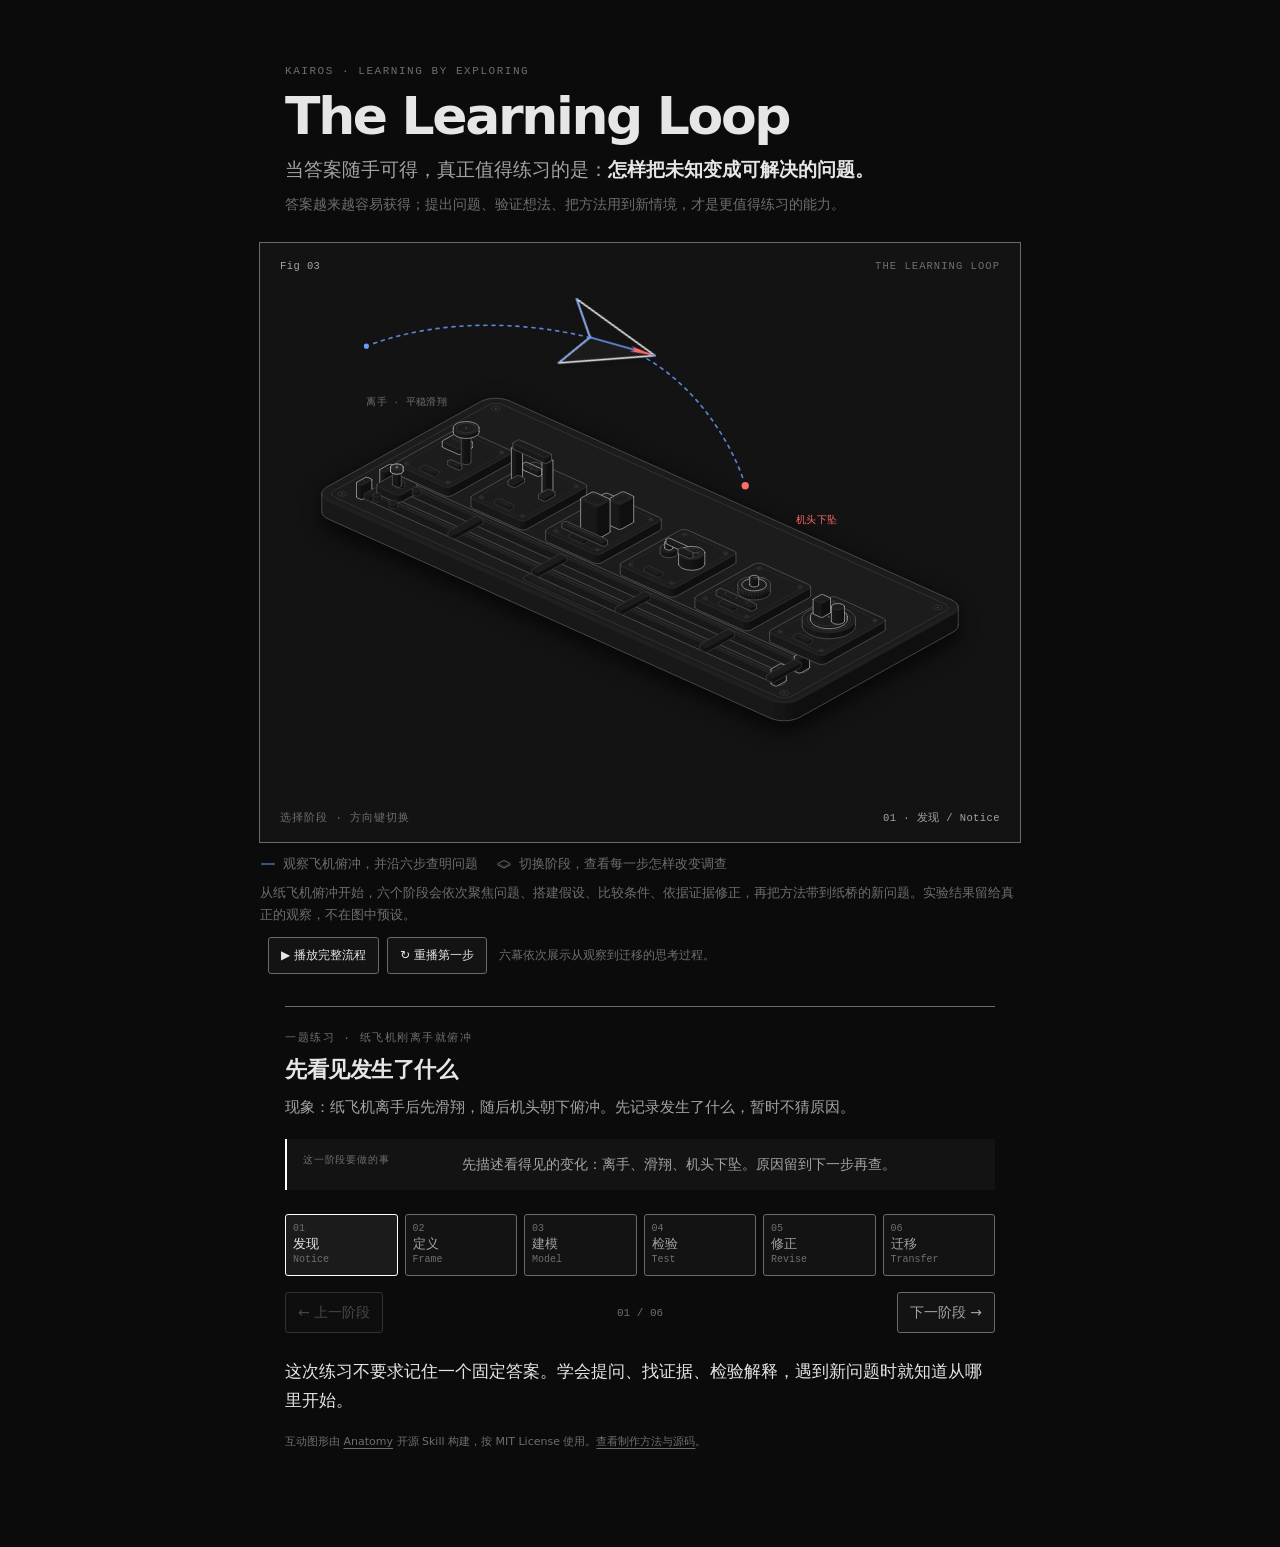
<file: docs/learning-loop.html>
<!doctype html><html lang="zh-CN"><head><meta charset="utf-8"><meta name="viewport" content="width=device-width, initial-scale=1"><title>The Learning Loop — Kairos</title><style>
.iso{
  --anatomy-page:#0b0b0b;--anatomy-card:#131313;--anatomy-text:#a3a3a3;--anatomy-strong:#e6e6e6;--anatomy-muted:#6e6e6e;
  --anatomy-paper:#131313;--anatomy-face:#1b1b1b;--anatomy-top:#1c1c1c;
  --anatomy-shade-0:#0f0f0f;--anatomy-shade-1:#121212;--anatomy-shade-2:#151515;--anatomy-shade-3:#181818;
  --anatomy-lit-top:#262626;--anatomy-lit-shade:#1d1d1d;
  --anatomy-hi:#d4d4d4;--anatomy-mid:#6a6a6a;--anatomy-lo:#3e3e3e;--anatomy-faint:#2a2a2a;--anatomy-lit:#ffffff;
  --anatomy-halo:#050505;--anatomy-halo-opacity:.9;--anatomy-dot:#e6e6e6;
  --anatomy-red:#ff6b6b;--anatomy-green:#6be0a0;--anatomy-blue:#6b9bff;
  --anatomy-weight:.6px;--anatomy-ease:cubic-bezier(.32,.72,0,1);
  --anatomy-mono:ui-monospace,"SF Mono",Menlo,Consolas,monospace;
  --anatomy-lift:inset 0 1px 0 0 #ffffff0a,inset 0 0 0 1px #ffffff06,0 0 0 1px #00000026,0 1px 1px -.5px #00000014,0 3px 3px -1.5px #00000014,0 6px 6px -3px #00000014,0 12px 12px -6px #00000014;
}
.iso[data-theme="light"]{
  --anatomy-page:#f2f2ef;--anatomy-card:#fbfbfa;--anatomy-text:#57575a;--anatomy-strong:#18181a;--anatomy-muted:#8c8c90;
  --anatomy-paper:#fbfbfa;--anatomy-face:#ffffff;--anatomy-top:#ffffff;
  --anatomy-shade-0:#dcdcd9;--anatomy-shade-1:#e5e5e2;--anatomy-shade-2:#ededea;--anatomy-shade-3:#f4f4f1;
  --anatomy-lit-top:#ffffff;--anatomy-lit-shade:#eeeeeb;
  --anatomy-hi:#26262a;--anatomy-mid:#8a8a8f;--anatomy-lo:#b4b4b8;--anatomy-faint:#d4d4d6;--anatomy-lit:#000000;
  --anatomy-halo:#8a8a80;--anatomy-halo-opacity:.32;--anatomy-dot:#3a3a3e;
  --anatomy-red:#e5484d;--anatomy-green:#30a46c;--anatomy-blue:#3e63dd;
  --anatomy-lift:inset 0 1px 0 0 #ffffff,0 0 0 1px #0000000f,0 1px 1px -.5px #0000000a,0 3px 3px -1.5px #0000000a,0 6px 6px -3px #0000000a,0 12px 12px -6px #0000000a;
}
.iso-svg{display:block;width:100%;height:auto;overflow:visible}
.iso-svg path,.iso-svg circle{vector-effect:non-scaling-stroke}
.iso-fill{fill:var(--anatomy-paper);stroke:none}
.iso-solid[data-lit]>.iso-fill{fill:var(--anatomy-face)}
.iso-shade,.iso-top{stroke:none}
.iso-shade[data-shade="0"]{fill:var(--anatomy-shade-0)}
.iso-shade[data-shade="1"]{fill:var(--anatomy-shade-1)}
.iso-shade[data-shade="2"]{fill:var(--anatomy-shade-2)}
.iso-shade[data-shade="3"]{fill:var(--anatomy-shade-3)}
.iso-top{fill:var(--anatomy-top)}
.iso-solid[data-lit]>.iso-top{fill:var(--anatomy-lit-top)}
.iso-solid[data-lit]>.iso-shade{fill:var(--anatomy-lit-shade)}
.iso-solid[data-seamless]>.iso-shade,.iso-solid[data-seamless]>.iso-top{stroke-width:.4;stroke-linejoin:round}
.iso-solid[data-seamless]>.iso-shade[data-shade="0"]{stroke:var(--anatomy-shade-0)}
.iso-solid[data-seamless]>.iso-shade[data-shade="1"]{stroke:var(--anatomy-shade-1)}
.iso-solid[data-seamless]>.iso-shade[data-shade="2"]{stroke:var(--anatomy-shade-2)}
.iso-solid[data-seamless]>.iso-shade[data-shade="3"]{stroke:var(--anatomy-shade-3)}
.iso-solid[data-seamless]>.iso-top{stroke:var(--anatomy-top)}
.iso-solid[data-seamless][data-lit]>.iso-top{stroke:var(--anatomy-lit-top)}
.iso-solid[data-seamless][data-lit]>.iso-shade{stroke:var(--anatomy-lit-shade)}
.iso-solid[data-lit]>.iso-edge{stroke:var(--anatomy-lit)}
.iso-halo{fill:var(--anatomy-halo);stroke:none;filter:blur(9px);opacity:var(--anatomy-halo-opacity);transform:translateY(3px)}
.iso-line{fill:none;stroke:var(--anatomy-lo);stroke-width:var(--anatomy-weight);stroke-linecap:round;stroke-linejoin:round}
.iso-line[data-tone="hi"]{stroke:var(--anatomy-hi)}
.iso-line[data-tone="mid"]{stroke:var(--anatomy-mid)}
.iso-line[data-tone="lo"]{stroke:var(--anatomy-lo)}
.iso-line[data-tone="faint"]{stroke:var(--anatomy-faint)}
.iso-line[data-tone="lit"]{stroke:var(--anatomy-lit)}
.iso-line[data-tone="red"]{stroke:var(--anatomy-red)}
.iso-line[data-tone="green"]{stroke:var(--anatomy-green)}
.iso-line[data-tone="blue"]{stroke:var(--anatomy-blue)}
.iso-line[data-dotted]{stroke-dasharray:.01 3.5;stroke-width:1}
.iso-line[data-dashed]{stroke-dasharray:3 3}
.iso-line[data-flow]{stroke-dasharray:2 6}
.iso-wire-end{fill:var(--anatomy-paper);stroke:var(--anatomy-lo);stroke-width:var(--anatomy-weight)}
.iso-wire[data-tone="hi"] .iso-wire-end{stroke:var(--anatomy-hi)}
.iso-wire[data-tone="mid"] .iso-wire-end{stroke:var(--anatomy-mid)}
.iso-wire[data-tone="faint"] .iso-wire-end{stroke:var(--anatomy-faint)}
.iso-wire[data-tone="lit"] .iso-wire-end{stroke:var(--anatomy-lit)}
.iso-dots circle{fill:var(--anatomy-dot);stroke:none;opacity:.32}
.iso-dots[data-tone="hi"] circle{opacity:.85}
.iso-dots[data-tone="mid"] circle{opacity:.45}
.iso-dots[data-tone="lo"] circle{opacity:.22}
.iso-dots[data-tone="faint"] circle{opacity:.12}
.iso-face-text{fill:var(--anatomy-mid);font-family:var(--anatomy-mono);letter-spacing:.04em}
.iso-face-text[data-tone="hi"]{fill:var(--anatomy-hi)}
.iso-face-text[data-tone="lo"]{fill:var(--anatomy-lo)}
.iso-face-text[data-tone="faint"]{fill:var(--anatomy-faint)}
.tb-body{fill:var(--anatomy-shade-2);stroke:none}
.tb-shine{fill:var(--anatomy-top);stroke:none}
.tb-shade{fill:var(--anatomy-shade-0);stroke:none}
.tb-ring{fill:none;stroke:var(--anatomy-lo);stroke-width:.45;stroke-linecap:butt;stroke-linejoin:round}
.tb-ring[data-tone="mid"]{stroke:var(--anatomy-mid)}
.tb-ring[data-tone="faint"]{stroke:var(--anatomy-faint)}
.tb-ring[data-tone="hi"]{stroke:var(--anatomy-hi)}
@keyframes iso-flow{to{stroke-dashoffset:-32}}
@keyframes iso-pulse{0%,100%{opacity:.18}12%{opacity:1}40%{opacity:.18}}
.iso-line[data-flow]{animation:iso-flow 1600ms linear infinite}
.iso-dots circle[data-pulse]{animation:iso-pulse 1600ms steps(1,end) infinite;animation-delay:var(--pulse-at,0ms)}
.iso-figure{margin:32px 0 36px}
.iso-plate{position:relative;padding:52px 24px;border-radius:0;background:var(--anatomy-card);box-shadow:0 0 0 1px var(--anatomy-mid);--anatomy-paper:var(--anatomy-card)}
.iso-plate-corners{position:absolute;inset:18px 20px;pointer-events:none}
.iso-plate-corner{position:absolute;color:var(--anatomy-muted);font-family:var(--anatomy-mono);font-size:10.5px;line-height:1;letter-spacing:.04em;white-space:nowrap}
.iso-plate-corner[data-corner="fig"]{top:0;left:0;color:var(--anatomy-text)}
.iso-plate-corner[data-corner="title"]{top:0;right:0;text-transform:uppercase;letter-spacing:.1em}
.iso-plate-corner[data-corner="hint"]{bottom:0;left:0;text-transform:uppercase;letter-spacing:.1em}
.iso-plate-corner[data-corner="readout"]{right:0;bottom:0;color:var(--anatomy-text);font-variant-numeric:tabular-nums}
.iso-plate .iso-svg{margin:0 auto}
.iso-legend{display:grid;gap:8px;margin-top:12px;color:var(--anatomy-muted);font-size:13px;line-height:1.55}
.iso-keys{display:flex;flex-wrap:wrap;gap:6px 18px}
.iso-key{display:inline-flex;align-items:center;gap:7px}
.iso-swatch{width:16px;height:10px;flex:none;overflow:visible}
.iso-swatch path{fill:none;stroke:var(--anatomy-hi);stroke-width:1;vector-effect:non-scaling-stroke;stroke-linejoin:round;stroke-linecap:round}
.iso-swatch[data-mark="raised"] path,.iso-swatch[data-mark="flat"] path{stroke:var(--anatomy-mid)}
.iso-swatch[data-mark="lit"] path{stroke:var(--anatomy-lit)}
.iso-swatch[data-mark="dim"] path{stroke:var(--anatomy-lo)}
.iso-swatch[data-mark="dotted"] path{stroke-dasharray:.01 3;stroke-width:1.4}
.iso-swatch[data-mark="dashed"] path{stroke-dasharray:3 2.5}
.iso-swatch[data-mark="red"] path{stroke:var(--anatomy-red)}
.iso-swatch[data-mark="green"] path{stroke:var(--anatomy-green)}
.iso-swatch[data-mark="blue"] path{stroke:var(--anatomy-blue)}
.iso-swatch-crease{stroke:var(--anatomy-lo)!important}
@media (max-width:560px){.iso-plate{padding:48px 12px 70px}.iso-plate-corner[data-corner="hint"]{bottom:18px}}
@media (prefers-reduced-motion:reduce){.iso-line[data-flow],.iso-dots circle[data-pulse]{animation:none}}

*{box-sizing:border-box}
html{color-scheme:dark}
body[data-theme="light"]{color-scheme:light}
body{margin:0;background:var(--anatomy-page);color:var(--anatomy-text);font:14px/1.6 ui-sans-serif,system-ui,-apple-system,"Segoe UI",sans-serif;-webkit-font-smoothing:antialiased}
.iso-page{width:min(760px,100% - 32px);margin:64px auto 96px}

.page-intro{max-width:710px;margin:0 auto 26px}.eyebrow,.lesson-kicker{font:11px/1.4 var(--anatomy-mono);letter-spacing:.14em;text-transform:uppercase;color:var(--anatomy-muted)}
.page-intro h1{margin:8px 0 12px;font-size:clamp(34px,6vw,52px);line-height:1.02;letter-spacing:-.045em;color:var(--anatomy-strong);font-weight:650}
.lead{font-size:19px;line-height:1.5;margin:0 0 8px;color:var(--anatomy-text)}.lead strong{color:var(--anatomy-strong);font-weight:600}.lede-cn{margin:0;color:var(--anatomy-muted);line-height:1.8}
.iso-figure{margin:0}.iso-plate{padding:50px 20px 50px}.iso-stage{outline:none;border-radius:4px;touch-action:pan-y}.iso-stage:focus-visible{box-shadow:0 0 0 2px var(--anatomy-lit)}.iso-stage svg{width:100%;height:auto;display:block}.iso-caption{line-height:1.75}
.flight-path{fill:none;stroke:var(--anatomy-blue);stroke-width:1.7;stroke-dasharray:3 5;stroke-linecap:round;opacity:.8}.flight-start{fill:var(--anatomy-blue);stroke:var(--anatomy-paper);stroke-width:1.5}.flight-impact{fill:var(--anatomy-red);stroke:var(--anatomy-paper);stroke-width:1.5}.flight-note{fill:var(--anatomy-muted);font:9px var(--anatomy-mono);letter-spacing:.03em}.flight-note-end{fill:var(--anatomy-red)}.paper-plane{filter:drop-shadow(0 3px 3px rgba(0,0,0,.2))}.plane-shadow{fill:var(--anatomy-lo);opacity:.12}.plane-wing{stroke:none}.plane-wing-a{fill:var(--anatomy-paper)}.plane-wing-b{fill:var(--anatomy-face)}.plane-outline{fill:none;stroke:var(--anatomy-strong);stroke-width:1.8;stroke-linejoin:round;stroke-linecap:round}.plane-fold{fill:none;stroke:var(--anatomy-blue);stroke-width:1.3;stroke-linejoin:round;stroke-linecap:round}.plane-nose{fill:var(--anatomy-red)}.plane-rivet{fill:var(--anatomy-blue)}
.workbench{transition:opacity .45s ease}.process-scene{display:none;pointer-events:none}.process-scene.is-current{display:inline}.process-scene path,.process-scene circle,.process-scene rect{vector-effect:non-scaling-stroke}
svg[data-phase="3"] .workbench,svg[data-phase="4"] .workbench,svg[data-phase="5"] .workbench{opacity:.05}svg[data-phase="3"] .flight-guide,svg[data-phase="4"] .flight-guide,svg[data-phase="5"] .flight-guide,svg[data-phase="3"] .paper-plane,svg[data-phase="4"] .paper-plane,svg[data-phase="5"] .paper-plane{opacity:0;transition:opacity .3s}
.process-scene[data-scene="3"],.process-scene[data-scene="4"],.process-scene[data-scene="5"]{translate:0 96px;scale:1.15;transform-box:view-box;transform-origin:center}
.focus-bracket,.focus-leader,.model-link,.model-arrow,.test-rail,.test-rail-inner,.release-gate,.release-arrow,.same-condition,.evidence-spine,.evidence-return,.method-line,.transfer-route,.bridge-deck,.bridge-fold,.bridge-book,.bridge-load{fill:none;stroke:var(--anatomy-strong);stroke-width:1.2;stroke-linecap:round;stroke-linejoin:round}.focus-bracket,.focus-ring,.model-link,.model-arrow,.test-rail-inner,.release-arrow,.transfer-route{stroke:var(--anatomy-blue)}.focus-ring,.model-link,.transfer-route{stroke-dasharray:3 3}.focus-pulse,.test-signal,.evidence-source,.evidence-branch,.method-step,.transfer-token,.bridge-mark{fill:var(--anatomy-lit);stroke:var(--anatomy-paper);stroke-width:1}.focus-bracket{stroke-width:2}.focus-ring{fill:none;stroke-width:1.4}.focus-pulse{animation:focus-ping 1.6s ease-out infinite}.nose-weight{fill:var(--anatomy-red);stroke:var(--anatomy-strong);stroke-width:1.1;stroke-linejoin:round}.model-node{fill:var(--anatomy-blue);stroke:var(--anatomy-paper);stroke-width:1}.model-effect{fill:var(--anatomy-lit)}.model-weight{transform-box:fill-box;transform-origin:center;animation:weight-set 1.1s cubic-bezier(.2,.7,.2,1) both}.model-link{stroke-dasharray:80;stroke-dashoffset:80;animation:draw-link .8s .2s ease-out forwards}.model-question{fill:var(--anatomy-card);stroke:var(--anatomy-red);stroke-width:1.2}.model-question-mark{fill:none;stroke:var(--anatomy-red);stroke-width:1.2;stroke-linecap:round}
.test-rail{stroke:var(--anatomy-mid);stroke-width:2}.release-gate{stroke:var(--anatomy-muted)}.same-condition{stroke:var(--anatomy-lit);stroke-width:1.5}.mini-plane .plane-outline{stroke-width:2.4}.mini-plane .plane-fold{stroke-width:1.8}.test-plane{transform-box:fill-box;animation:controlled-launch 1.7s .2s ease-in-out infinite alternate}.test-plane-b{animation-delay:.35s}.test-signal{animation:paired-pulse 1.7s ease-in-out infinite alternate}.test-signal-b{animation-delay:.35s}
.evidence-card,.evidence-option,.method-card{fill:var(--anatomy-card);stroke:var(--anatomy-mid);stroke-width:1}.evidence-spine,.evidence-return{stroke:var(--anatomy-muted)}.evidence-branch{fill:var(--anatomy-card);stroke:var(--anatomy-blue);stroke-width:1.5}.evidence-option{stroke:var(--anatomy-mid);stroke-dasharray:2 2}.evidence-token{fill:var(--anatomy-lit);stroke:none}.evidence-token-a{animation:branch-a 1.8s ease-in-out infinite alternate}.evidence-token-b{animation:branch-b 1.8s ease-in-out infinite alternate}.method-card{stroke:var(--anatomy-mid)}.method-line{stroke:var(--anatomy-mid)}.method-step{stroke:var(--anatomy-paper);stroke-width:1.3}.method-step:nth-of-type(odd){fill:var(--anatomy-blue)}.transfer-route{stroke-dasharray:4 4}.transfer-token{animation:transfer-token 1.7s .2s ease-in-out infinite alternate}.bridge-book{fill:var(--anatomy-face);stroke:var(--anatomy-muted)}.bridge-deck{stroke:var(--anatomy-strong);stroke-width:3;animation:bridge-bend 1.7s ease-in-out infinite alternate;transform-box:fill-box;transform-origin:50% 0}.bridge-fold{stroke:var(--anatomy-blue);stroke-width:1.2}.bridge-load{fill:var(--anatomy-paper);stroke:var(--anatomy-strong)}
@keyframes focus-ping{0%{opacity:0;translate:0 0;scale:.5}40%{opacity:.95}100%{opacity:0;translate:0 0;scale:2.2}}@keyframes draw-link{to{stroke-dashoffset:0}}@keyframes weight-set{0%{translate:-22px -13px;opacity:0}75%{translate:2px 1px;opacity:1}100%{translate:0 0;opacity:1}}@keyframes controlled-launch{0%{translate:0 0}45%{translate:30px 0}100%{translate:34px 0}}@keyframes paired-pulse{0%,20%{opacity:.3}55%,100%{opacity:1}}@keyframes branch-a{0%,18%{translate:0 0}80%,100%{translate:66px -25px}}@keyframes branch-b{0%,18%{translate:0 0}80%,100%{translate:66px 25px}}@keyframes transfer-token{0%{translate:0 0}80%,100%{translate:96px 0}}@keyframes bridge-bend{0%{scale:1 1}100%{scale:1 1.1}}
.flight-control{display:flex;align-items:center;gap:12px;flex-wrap:wrap;margin:10px 0 0 8px;color:var(--anatomy-muted);font-size:12px}.flight-actions{display:flex;align-items:center;gap:8px;flex-wrap:wrap}.flight-control button{border:1px solid var(--anatomy-mid);border-radius:3px;padding:8px 12px;background:var(--anatomy-card);color:var(--anatomy-strong);font:inherit;cursor:pointer}.flight-control button:hover:not(:disabled){border-color:var(--anatomy-blue)}.flight-control button:focus-visible{outline:2px solid var(--anatomy-blue);outline-offset:2px}.flight-control button:disabled{opacity:.45;cursor:not-allowed}
.lesson{max-width:710px;margin:32px auto 0;padding:24px 0 0;border-top:1px solid var(--anatomy-mid)}.lesson-kicker{margin:0 0 9px}.lesson h2{font-size:22px;line-height:1.3;margin:0 0 10px;color:var(--anatomy-strong);letter-spacing:-.02em}.lesson>p:not(.lesson-kicker):not(.next-move):not(.takeaway):not(.attribution){line-height:1.8;font-size:15px;margin:0 0 14px}
.next-move{display:grid;grid-template-columns:145px 1fr;gap:14px;margin:18px 0 24px;padding:14px 16px;border-left:2px solid var(--anatomy-lit);background:var(--anatomy-card);line-height:1.65}.next-move span:first-child{font:10px/1.5 var(--anatomy-mono);text-transform:uppercase;letter-spacing:.08em;color:var(--anatomy-muted)}
.phase-nav{display:grid;grid-template-columns:repeat(6,minmax(0,1fr));gap:7px}.phase-button,.lesson-controls button{font:inherit;color:var(--anatomy-text);background:var(--anatomy-card);border:1px solid var(--anatomy-mid);border-radius:3px;cursor:pointer;transition:background .18s ease,border-color .18s ease,color .18s ease,transform .18s ease}.phase-button{min-height:62px;padding:9px 7px;text-align:left;display:flex;flex-direction:column;justify-content:space-between}.phase-button:hover:not(.is-active),.lesson-controls button:hover:not(:disabled){border-color:var(--anatomy-text);transform:translateY(-1px)}.phase-button.is-active{border-color:var(--anatomy-lit);color:var(--anatomy-strong);background:var(--anatomy-face)}.phase-number{font:10px/1 var(--anatomy-mono);color:var(--anatomy-muted)}.phase-name{font-size:13px;line-height:1.2}.phase-name small{display:block;margin-top:3px;font:10px/1.2 var(--anatomy-mono);color:var(--anatomy-muted)}
.lesson-controls{display:flex;align-items:center;justify-content:space-between;gap:12px;margin:16px 0 24px}.lesson-controls button{padding:8px 12px}.lesson-controls button:disabled{opacity:.4;cursor:not-allowed}.lesson-controls span{font:11px var(--anatomy-mono);color:var(--anatomy-muted);font-variant-numeric:tabular-nums}.takeaway{font-size:17px;line-height:1.7;color:var(--anatomy-strong);margin:0 0 18px}.attribution{font-size:11px;line-height:1.7;color:var(--anatomy-muted);margin:0}.attribution a{color:inherit;text-underline-offset:3px}.sr-only{position:absolute;width:1px;height:1px;padding:0;margin:-1px;overflow:hidden;clip:rect(0,0,0,0);white-space:nowrap;border:0}
@media(max-width:620px){.iso-page{width:calc(100% - 24px);margin:32px auto 52px}.page-intro{margin-bottom:20px}.page-intro h1{font-size:38px}.lead{font-size:17px}.iso-plate{padding:48px 10px 46px}.iso-plate-corners{inset:16px 12px}.flight-control{margin-left:0}.phase-nav{grid-template-columns:repeat(3,minmax(0,1fr));gap:6px}.phase-button{min-height:56px;padding:8px}.next-move{grid-template-columns:1fr;gap:4px}.lesson{margin-top:24px}}
@media(prefers-reduced-motion:reduce){*,*::before,*::after{scroll-behavior:auto!important;transition:none!important;animation:none!important}}
</style></head><body class="iso" data-theme="dark"><main class="iso-page">
<header class="page-intro">
  <p class="eyebrow">KAIROS · LEARNING BY EXPLORING</p>
  <h1>The Learning Loop</h1>
  <p class="lead">当答案随手可得，真正值得练习的是：<strong>怎样把未知变成可解决的问题。</strong></p>
  <p class="lede-cn">答案越来越容易获得；提出问题、验证想法、把方法用到新情境，才是更值得练习的能力。</p>
</header>
<figure class="iso-figure"><div class="iso-plate"><div class="iso-plate-corners" aria-hidden="true"><span class="iso-plate-corner" data-corner="fig">Fig 03</span><span class="iso-plate-corner" data-corner="title">The Learning Loop</span><span class="iso-plate-corner" data-corner="hint">选择阶段 · 方向键切换</span><span class="iso-plate-corner" data-corner="readout" data-readout>01 · 发现 / Notice</span></div><div class="iso-stage" tabindex="0" role="group" aria-label="六个相连的学习场景：观察纸飞机俯冲，定义问题，建立可检验模型，做公平比较，依据证据修正，并把方法迁移到纸桥问题。使用方向键切换阶段。"><svg data-phase="0" xmlns="http://www.w3.org/2000/svg" class="iso-svg" viewBox="0 0 650 450" role="img" aria-label="A six-step inquiry becomes a sequence of linked motions: observe a paper plane dive, focus the question, build a testable model, compare controlled trials, revise from evidence, and transfer the method to a paper bridge problem."><g class="workbench" data-part="workbench"><path class="iso-halo" d="M37.7 181.8L37.8 180L38.7 178.2L40.2 176.6L42.4 175.1L181.1 98.1L183.8 96.9L186.9 95.9L190.3 95.3L193.9 95L197.5 95.1L201.1 95.6L204.3 96.3L207.3 97.4L606.2 277L608.7 278.4L610.6 279.9L611.8 281.6L612.3 283.4L612.3 305.9L612.2 307.7L611.3 309.4L609.8 311.1L607.6 312.5L468.9 389.6L466.2 390.8L463.1 391.7L459.7 392.4L456.1 392.6L452.5 392.6L448.9 392.1L445.7 391.3L442.7 390.3L43.8 210.7L41.3 209.3L39.4 207.8L38.2 206.1L37.7 204.3Z"/><g class="iso-solid"><path class="iso-fill" d="M183.2 139.1L183.7 137.7L184.9 136.3L186.6 135.1L188.9 134.1L191.5 133.4L194.3 133L197.3 132.9L200.3 133.1L203 133.7L205.4 134.6L207.4 135.7L208.9 137L209.7 138.4L209.8 139.9L209.8 142.8L209.3 144.3L208.2 145.7L206.4 146.9L204.2 147.9L201.6 148.6L198.7 149L195.7 149.1L192.8 148.8L190 148.2L187.6 147.4L185.6 146.3L184.2 144.9L183.4 143.5L183.2 142Z"/><path class="iso-shade" data-shade="0" d="M206.4 146.9L204.2 147.9L204.2 145L206.4 144ZM209.8 142.8L209.3 144.3L209.3 141.4L209.8 139.9ZM209.3 144.3L208.2 145.7L208.2 142.8L209.3 141.4ZM208.2 145.7L206.4 146.9L206.4 144L208.2 142.8Z"/><path class="iso-shade" data-shade="1" d="M204.2 147.9L201.6 148.6L201.6 145.7L204.2 145ZM201.6 148.6L198.7 149L198.7 146.1L201.6 145.7ZM198.7 149L195.7 149.1L195.7 146.2L198.7 146.1Z"/><path class="iso-shade" data-shade="2" d="M195.7 149.1L192.8 148.8L192.8 145.9L195.7 146.2ZM192.8 148.8L190 148.2L190 145.4L192.8 145.9Z"/><path class="iso-shade" data-shade="3" d="M190 148.2L187.6 147.4L187.6 144.5L190 145.4ZM187.6 147.4L185.6 146.3L185.6 143.4L187.6 144.5ZM185.6 146.3L184.2 144.9L184.2 142.1L185.6 143.4ZM184.2 144.9L183.4 143.5L183.4 140.6L184.2 142.1ZM183.4 143.5L183.2 142L183.2 139.1L183.4 140.6Z"/><path class="iso-top" d="M206.4 144L204.2 145L201.6 145.7L198.7 146.1L195.7 146.2L192.8 145.9L190 145.4L187.6 144.5L185.6 143.4L184.2 142.1L183.4 140.6L183.2 139.1L183.7 137.7L184.9 136.3L186.6 135.1L188.9 134.1L191.5 133.4L194.3 133L197.3 132.9L200.3 133.1L203 133.7L205.4 134.6L207.4 135.7L208.9 137L209.7 138.4L209.8 139.9L209.3 141.4L208.2 142.8Z"/><path class="iso-line iso-crease" data-tone="faint" d="M209.8 139.9L209.3 141.4L208.2 142.8L206.4 144L204.2 145L201.6 145.7L198.7 146.1L195.7 146.2L192.8 145.9L190 145.4L187.6 144.5L185.6 143.4L184.2 142.1L183.4 140.6L183.2 139.1"/><path class="iso-line iso-edge" data-tone="lo" d="M183.2 139.1L183.7 137.7L184.9 136.3L186.6 135.1L188.9 134.1L191.5 133.4L194.3 133L197.3 132.9L200.3 133.1L203 133.7L205.4 134.6L207.4 135.7L208.9 137L209.7 138.4L209.8 139.9M209.8 142.8L209.3 144.3L208.2 145.7L206.4 146.9L204.2 147.9L201.6 148.6L198.7 149L195.7 149.1L192.8 148.8L190 148.2L187.6 147.4L185.6 146.3L184.2 144.9L183.4 143.5L183.2 142M183.2 139.1L183.2 142M209.8 139.9L209.8 142.8"/></g><g class="iso-solid"><path class="iso-fill" d="M186.2 132.5L186.6 131.3L187.5 130.3L188.8 129.3L190.6 128.6L192.6 128L194.8 127.7L197.1 127.6L199.4 127.8L201.6 128.3L203.5 128.9L205 129.8L206.1 130.8L206.8 132L206.9 133.1L206.9 139.8L206.5 141L205.6 142.1L204.2 143L202.5 143.8L200.5 144.3L198.2 144.6L195.9 144.7L193.6 144.5L191.5 144.1L189.6 143.4L188.1 142.5L186.9 141.5L186.3 140.4L186.2 139.2Z"/><path class="iso-shade" data-shade="0" d="M204.2 143L202.5 143.8L202.5 137L204.2 136.3ZM206.9 139.8L206.5 141L206.5 134.3L206.9 133.1ZM206.5 141L205.6 142.1L205.6 135.3L206.5 134.3ZM205.6 142.1L204.2 143L204.2 136.3L205.6 135.3Z"/><path class="iso-shade" data-shade="1" d="M202.5 143.8L200.5 144.3L200.5 137.6L202.5 137ZM200.5 144.3L198.2 144.6L198.2 137.9L200.5 137.6ZM198.2 144.6L195.9 144.7L195.9 138L198.2 137.9Z"/><path class="iso-shade" data-shade="2" d="M195.9 144.7L193.6 144.5L193.6 137.8L195.9 138ZM193.6 144.5L191.5 144.1L191.5 137.3L193.6 137.8Z"/><path class="iso-shade" data-shade="3" d="M191.5 144.1L189.6 143.4L189.6 136.7L191.5 137.3ZM189.6 143.4L188.1 142.5L188.1 135.8L189.6 136.7ZM188.1 142.5L186.9 141.5L186.9 134.8L188.1 135.8ZM186.9 141.5L186.3 140.4L186.3 133.6L186.9 134.8ZM186.3 140.4L186.2 139.2L186.2 132.5L186.3 133.6Z"/><path class="iso-top" d="M204.2 136.3L202.5 137L200.5 137.6L198.2 137.9L195.9 138L193.6 137.8L191.5 137.3L189.6 136.7L188.1 135.8L186.9 134.8L186.3 133.6L186.2 132.5L186.6 131.3L187.5 130.3L188.8 129.3L190.6 128.6L192.6 128L194.8 127.7L197.1 127.6L199.4 127.8L201.6 128.3L203.5 128.9L205 129.8L206.1 130.8L206.8 132L206.9 133.1L206.5 134.3L205.6 135.3Z"/><path class="iso-line iso-crease" data-tone="faint" d="M206.9 133.1L206.5 134.3L205.6 135.3L204.2 136.3L202.5 137L200.5 137.6L198.2 137.9L195.9 138L193.6 137.8L191.5 137.3L189.6 136.7L188.1 135.8L186.9 134.8L186.3 133.6L186.2 132.5"/><path class="iso-line iso-edge" data-tone="mid" d="M186.2 132.5L186.6 131.3L187.5 130.3L188.8 129.3L190.6 128.6L192.6 128L194.8 127.7L197.1 127.6L199.4 127.8L201.6 128.3L203.5 128.9L205 129.8L206.1 130.8L206.8 132L206.9 133.1M206.9 139.8L206.5 141L205.6 142.1L204.2 143L202.5 143.8L200.5 144.3L198.2 144.6L195.9 144.7L193.6 144.5L191.5 144.1L189.6 143.4L188.1 142.5L186.9 141.5L186.3 140.4L186.2 139.2M186.2 132.5L186.2 139.2M206.9 133.1L206.9 139.8"/></g><g class="iso-solid"><path class="iso-fill" d="M74.2 199.7L74.7 198.2L75.9 196.8L77.6 195.6L79.8 194.6L82.5 193.9L85.3 193.5L88.3 193.4L91.3 193.7L94 194.2L96.4 195.1L98.4 196.2L99.9 197.5L100.7 199L100.8 200.5L100.8 203.4L100.3 204.8L99.2 206.2L97.4 207.4L95.2 208.4L92.6 209.1L89.7 209.5L86.7 209.6L83.8 209.3L81 208.8L78.6 207.9L76.6 206.8L75.2 205.5L74.4 204L74.2 202.6Z"/><path class="iso-shade" data-shade="0" d="M97.4 207.4L95.2 208.4L95.2 205.5L97.4 204.5ZM100.8 203.4L100.3 204.8L100.3 201.9L100.8 200.5ZM100.3 204.8L99.2 206.2L99.2 203.3L100.3 201.9ZM99.2 206.2L97.4 207.4L97.4 204.5L99.2 203.3Z"/><path class="iso-shade" data-shade="1" d="M95.2 208.4L92.6 209.1L92.6 206.2L95.2 205.5ZM92.6 209.1L89.7 209.5L89.7 206.6L92.6 206.2ZM89.7 209.5L86.7 209.6L86.7 206.7L89.7 206.6Z"/><path class="iso-shade" data-shade="2" d="M86.7 209.6L83.8 209.3L83.8 206.5L86.7 206.7ZM83.8 209.3L81 208.8L81 205.9L83.8 206.5Z"/><path class="iso-shade" data-shade="3" d="M81 208.8L78.6 207.9L78.6 205L81 205.9ZM78.6 207.9L76.6 206.8L76.6 203.9L78.6 205ZM76.6 206.8L75.2 205.5L75.2 202.6L76.6 203.9ZM75.2 205.5L74.4 204L74.4 201.2L75.2 202.6ZM74.4 204L74.2 202.6L74.2 199.7L74.4 201.2Z"/><path class="iso-top" d="M97.4 204.5L95.2 205.5L92.6 206.2L89.7 206.6L86.7 206.7L83.8 206.5L81 205.9L78.6 205L76.6 203.9L75.2 202.6L74.4 201.2L74.2 199.7L74.7 198.2L75.9 196.8L77.6 195.6L79.8 194.6L82.5 193.9L85.3 193.5L88.3 193.4L91.3 193.7L94 194.2L96.4 195.1L98.4 196.2L99.9 197.5L100.7 199L100.8 200.5L100.3 201.9L99.2 203.3Z"/><path class="iso-line iso-crease" data-tone="faint" d="M100.8 200.5L100.3 201.9L99.2 203.3L97.4 204.5L95.2 205.5L92.6 206.2L89.7 206.6L86.7 206.7L83.8 206.5L81 205.9L78.6 205L76.6 203.9L75.2 202.6L74.4 201.2L74.2 199.7"/><path class="iso-line iso-edge" data-tone="lo" d="M74.2 199.7L74.7 198.2L75.9 196.8L77.6 195.6L79.8 194.6L82.5 193.9L85.3 193.5L88.3 193.4L91.3 193.7L94 194.2L96.4 195.1L98.4 196.2L99.9 197.5L100.7 199L100.8 200.5M100.8 203.4L100.3 204.8L99.2 206.2L97.4 207.4L95.2 208.4L92.6 209.1L89.7 209.5L86.7 209.6L83.8 209.3L81 208.8L78.6 207.9L76.6 206.8L75.2 205.5L74.4 204L74.2 202.6M74.2 199.7L74.2 202.6M100.8 200.5L100.8 203.4"/></g><g class="iso-solid"><path class="iso-fill" d="M77.2 193L77.6 191.9L78.5 190.8L79.8 189.9L81.6 189.1L83.6 188.5L85.8 188.2L88.1 188.2L90.4 188.4L92.6 188.8L94.5 189.5L96 190.3L97.1 191.4L97.7 192.5L97.9 193.6L97.9 200.4L97.5 201.5L96.6 202.6L95.2 203.5L93.5 204.3L91.5 204.9L89.2 205.2L86.9 205.2L84.6 205L82.5 204.6L80.6 203.9L79 203.1L77.9 202L77.3 200.9L77.2 199.8Z"/><path class="iso-shade" data-shade="0" d="M95.2 203.5L93.5 204.3L93.5 197.6L95.2 196.8ZM97.9 200.4L97.5 201.5L97.5 194.8L97.9 193.6ZM97.5 201.5L96.6 202.6L96.6 195.9L97.5 194.8ZM96.6 202.6L95.2 203.5L95.2 196.8L96.6 195.9Z"/><path class="iso-shade" data-shade="1" d="M93.5 204.3L91.5 204.9L91.5 198.1L93.5 197.6ZM91.5 204.9L89.2 205.2L89.2 198.4L91.5 198.1ZM89.2 205.2L86.9 205.2L86.9 198.5L89.2 198.4Z"/><path class="iso-shade" data-shade="2" d="M86.9 205.2L84.6 205L84.6 198.3L86.9 198.5ZM84.6 205L82.5 204.6L82.5 197.9L84.6 198.3Z"/><path class="iso-shade" data-shade="3" d="M82.5 204.6L80.6 203.9L80.6 197.2L82.5 197.9ZM80.6 203.9L79 203.1L79 196.3L80.6 197.2ZM79 203.1L77.9 202L77.9 195.3L79 196.3ZM77.9 202L77.3 200.9L77.3 194.2L77.9 195.3ZM77.3 200.9L77.2 199.8L77.2 193L77.3 194.2Z"/><path class="iso-top" d="M95.2 196.8L93.5 197.6L91.5 198.1L89.2 198.4L86.9 198.5L84.6 198.3L82.5 197.9L80.6 197.2L79 196.3L77.9 195.3L77.3 194.2L77.2 193L77.6 191.9L78.5 190.8L79.8 189.9L81.6 189.1L83.6 188.5L85.8 188.2L88.1 188.2L90.4 188.4L92.6 188.8L94.5 189.5L96 190.3L97.1 191.4L97.7 192.5L97.9 193.6L97.5 194.8L96.6 195.9Z"/><path class="iso-line iso-crease" data-tone="faint" d="M97.9 193.6L97.5 194.8L96.6 195.9L95.2 196.8L93.5 197.6L91.5 198.1L89.2 198.4L86.9 198.5L84.6 198.3L82.5 197.9L80.6 197.2L79 196.3L77.9 195.3L77.3 194.2L77.2 193"/><path class="iso-line iso-edge" data-tone="mid" d="M77.2 193L77.6 191.9L78.5 190.8L79.8 189.9L81.6 189.1L83.6 188.5L85.8 188.2L88.1 188.2L90.4 188.4L92.6 188.8L94.5 189.5L96 190.3L97.1 191.4L97.7 192.5L97.9 193.6M97.9 200.4L97.5 201.5L96.6 202.6L95.2 203.5L93.5 204.3L91.5 204.9L89.2 205.2L86.9 205.2L84.6 205L82.5 204.6L80.6 203.9L79 203.1L77.9 202L77.3 200.9L77.2 199.8M77.2 193L77.2 199.8M97.9 193.6L97.9 200.4"/></g><g class="iso-solid"><path class="iso-fill" d="M549.2 303.9L549.7 302.4L550.8 301L552.6 299.8L554.8 298.8L557.4 298.1L560.3 297.7L563.3 297.6L566.2 297.9L569 298.5L571.4 299.3L573.4 300.4L574.8 301.8L575.6 303.2L575.8 304.7L575.8 307.6L575.3 309L574.1 310.4L572.4 311.6L570.2 312.6L567.5 313.3L564.7 313.7L561.7 313.8L558.7 313.6L556 313L553.6 312.1L551.6 311L550.1 309.7L549.3 308.3L549.2 306.8Z"/><path class="iso-shade" data-shade="0" d="M572.4 311.6L570.2 312.6L570.2 309.7L572.4 308.7ZM575.8 307.6L575.3 309L575.3 306.2L575.8 304.7ZM575.3 309L574.1 310.4L574.1 307.5L575.3 306.2ZM574.1 310.4L572.4 311.6L572.4 308.7L574.1 307.5Z"/><path class="iso-shade" data-shade="1" d="M570.2 312.6L567.5 313.3L567.5 310.5L570.2 309.7ZM567.5 313.3L564.7 313.7L564.7 310.9L567.5 310.5ZM564.7 313.7L561.7 313.8L561.7 310.9L564.7 310.9Z"/><path class="iso-shade" data-shade="2" d="M561.7 313.8L558.7 313.6L558.7 310.7L561.7 310.9ZM558.7 313.6L556 313L556 310.1L558.7 310.7Z"/><path class="iso-shade" data-shade="3" d="M556 313L553.6 312.1L553.6 309.2L556 310.1ZM553.6 312.1L551.6 311L551.6 308.1L553.6 309.2ZM551.6 311L550.1 309.7L550.1 306.8L551.6 308.1ZM550.1 309.7L549.3 308.3L549.3 305.4L550.1 306.8ZM549.3 308.3L549.2 306.8L549.2 303.9L549.3 305.4Z"/><path class="iso-top" d="M572.4 308.7L570.2 309.7L567.5 310.5L564.7 310.9L561.7 310.9L558.7 310.7L556 310.1L553.6 309.2L551.6 308.1L550.1 306.8L549.3 305.4L549.2 303.9L549.7 302.4L550.8 301L552.6 299.8L554.8 298.8L557.4 298.1L560.3 297.7L563.3 297.6L566.2 297.9L569 298.5L571.4 299.3L573.4 300.4L574.8 301.8L575.6 303.2L575.8 304.7L575.3 306.2L574.1 307.5Z"/><path class="iso-line iso-crease" data-tone="faint" d="M575.8 304.7L575.3 306.2L574.1 307.5L572.4 308.7L570.2 309.7L567.5 310.5L564.7 310.9L561.7 310.9L558.7 310.7L556 310.1L553.6 309.2L551.6 308.1L550.1 306.8L549.3 305.4L549.2 303.9"/><path class="iso-line iso-edge" data-tone="lo" d="M549.2 303.9L549.7 302.4L550.8 301L552.6 299.8L554.8 298.8L557.4 298.1L560.3 297.7L563.3 297.6L566.2 297.9L569 298.5L571.4 299.3L573.4 300.4L574.8 301.8L575.6 303.2L575.8 304.7M575.8 307.6L575.3 309L574.1 310.4L572.4 311.6L570.2 312.6L567.5 313.3L564.7 313.7L561.7 313.8L558.7 313.6L556 313L553.6 312.1L551.6 311L550.1 309.7L549.3 308.3L549.2 306.8M549.2 303.9L549.2 306.8M575.8 304.7L575.8 307.6"/></g><g class="iso-solid"><path class="iso-fill" d="M552.1 297.2L552.5 296.1L553.4 295L554.8 294.1L556.5 293.3L558.5 292.8L560.8 292.4L563.1 292.4L565.4 292.6L567.5 293L569.4 293.7L571 294.6L572.1 295.6L572.7 296.7L572.8 297.9L572.8 304.6L572.4 305.7L571.5 306.8L570.2 307.8L568.4 308.5L566.4 309.1L564.2 309.4L561.9 309.5L559.6 309.3L557.4 308.8L555.5 308.1L554 307.3L552.9 306.3L552.3 305.1L552.1 304Z"/><path class="iso-shade" data-shade="0" d="M570.2 307.8L568.4 308.5L568.4 301.8L570.2 301ZM572.8 304.6L572.4 305.7L572.4 299L572.8 297.9ZM572.4 305.7L571.5 306.8L571.5 300.1L572.4 299ZM571.5 306.8L570.2 307.8L570.2 301L571.5 300.1Z"/><path class="iso-shade" data-shade="1" d="M568.4 308.5L566.4 309.1L566.4 302.3L568.4 301.8ZM566.4 309.1L564.2 309.4L564.2 302.7L566.4 302.3ZM564.2 309.4L561.9 309.5L561.9 302.7L564.2 302.7Z"/><path class="iso-shade" data-shade="2" d="M561.9 309.5L559.6 309.3L559.6 302.5L561.9 302.7ZM559.6 309.3L557.4 308.8L557.4 302.1L559.6 302.5Z"/><path class="iso-shade" data-shade="3" d="M557.4 308.8L555.5 308.1L555.5 301.4L557.4 302.1ZM555.5 308.1L554 307.3L554 300.5L555.5 301.4ZM554 307.3L552.9 306.3L552.9 299.5L554 300.5ZM552.9 306.3L552.3 305.1L552.3 298.4L552.9 299.5ZM552.3 305.1L552.1 304L552.1 297.2L552.3 298.4Z"/><path class="iso-top" d="M570.2 301L568.4 301.8L566.4 302.3L564.2 302.7L561.9 302.7L559.6 302.5L557.4 302.1L555.5 301.4L554 300.5L552.9 299.5L552.3 298.4L552.1 297.2L552.5 296.1L553.4 295L554.8 294.1L556.5 293.3L558.5 292.8L560.8 292.4L563.1 292.4L565.4 292.6L567.5 293L569.4 293.7L571 294.6L572.1 295.6L572.7 296.7L572.8 297.9L572.4 299L571.5 300.1Z"/><path class="iso-line iso-crease" data-tone="faint" d="M572.8 297.9L572.4 299L571.5 300.1L570.2 301L568.4 301.8L566.4 302.3L564.2 302.7L561.9 302.7L559.6 302.5L557.4 302.1L555.5 301.4L554 300.5L552.9 299.5L552.3 298.4L552.1 297.2"/><path class="iso-line iso-edge" data-tone="mid" d="M552.1 297.2L552.5 296.1L553.4 295L554.8 294.1L556.5 293.3L558.5 292.8L560.8 292.4L563.1 292.4L565.4 292.6L567.5 293L569.4 293.7L571 294.6L572.1 295.6L572.7 296.7L572.8 297.9M572.8 304.6L572.4 305.7L571.5 306.8L570.2 307.8L568.4 308.5L566.4 309.1L564.2 309.4L561.9 309.5L559.6 309.3L557.4 308.8L555.5 308.1L554 307.3L552.9 306.3L552.3 305.1L552.1 304M552.1 297.2L552.1 304M572.8 297.9L572.8 304.6"/></g><g class="iso-solid"><path class="iso-fill" d="M440.2 364.4L440.7 363L441.8 361.6L443.6 360.4L445.8 359.4L448.4 358.7L451.3 358.2L454.3 358.2L457.2 358.4L460 359L462.4 359.9L464.4 361L465.8 362.3L466.6 363.7L466.8 365.2L466.8 368.1L466.3 369.6L465.1 371L463.4 372.2L461.1 373.2L458.5 373.9L455.7 374.3L452.7 374.4L449.7 374.1L447 373.5L444.6 372.7L442.6 371.5L441.1 370.2L440.3 368.8L440.2 367.3Z"/><path class="iso-shade" data-shade="0" d="M463.4 372.2L461.1 373.2L461.1 370.3L463.4 369.3ZM466.8 368.1L466.3 369.6L466.3 366.7L466.8 365.2ZM466.3 369.6L465.1 371L465.1 368.1L466.3 366.7ZM465.1 371L463.4 372.2L463.4 369.3L465.1 368.1Z"/><path class="iso-shade" data-shade="1" d="M461.1 373.2L458.5 373.9L458.5 371L461.1 370.3ZM458.5 373.9L455.7 374.3L455.7 371.4L458.5 371ZM455.7 374.3L452.7 374.4L452.7 371.5L455.7 371.4Z"/><path class="iso-shade" data-shade="2" d="M452.7 374.4L449.7 374.1L449.7 371.2L452.7 371.5ZM449.7 374.1L447 373.5L447 370.6L449.7 371.2Z"/><path class="iso-shade" data-shade="3" d="M447 373.5L444.6 372.7L444.6 369.8L447 370.6ZM444.6 372.7L442.6 371.5L442.6 368.7L444.6 369.8ZM442.6 371.5L441.1 370.2L441.1 367.3L442.6 368.7ZM441.1 370.2L440.3 368.8L440.3 365.9L441.1 367.3ZM440.3 368.8L440.2 367.3L440.2 364.4L440.3 365.9Z"/><path class="iso-top" d="M463.4 369.3L461.1 370.3L458.5 371L455.7 371.4L452.7 371.5L449.7 371.2L447 370.6L444.6 369.8L442.6 368.7L441.1 367.3L440.3 365.9L440.2 364.4L440.7 363L441.8 361.6L443.6 360.4L445.8 359.4L448.4 358.7L451.3 358.2L454.3 358.2L457.2 358.4L460 359L462.4 359.9L464.4 361L465.8 362.3L466.6 363.7L466.8 365.2L466.3 366.7L465.1 368.1Z"/><path class="iso-line iso-crease" data-tone="faint" d="M466.8 365.2L466.3 366.7L465.1 368.1L463.4 369.3L461.1 370.3L458.5 371L455.7 371.4L452.7 371.5L449.7 371.2L447 370.6L444.6 369.8L442.6 368.7L441.1 367.3L440.3 365.9L440.2 364.4"/><path class="iso-line iso-edge" data-tone="lo" d="M440.2 364.4L440.7 363L441.8 361.6L443.6 360.4L445.8 359.4L448.4 358.7L451.3 358.2L454.3 358.2L457.2 358.4L460 359L462.4 359.9L464.4 361L465.8 362.3L466.6 363.7L466.8 365.2M466.8 368.1L466.3 369.6L465.1 371L463.4 372.2L461.1 373.2L458.5 373.9L455.7 374.3L452.7 374.4L449.7 374.1L447 373.5L444.6 372.7L442.6 371.5L441.1 370.2L440.3 368.8L440.2 367.3M440.2 364.4L440.2 367.3M466.8 365.2L466.8 368.1"/></g><g class="iso-solid"><path class="iso-fill" d="M443.1 357.8L443.5 356.6L444.4 355.6L445.8 354.6L447.5 353.8L449.5 353.3L451.8 353L454.1 352.9L456.4 353.1L458.5 353.6L460.4 354.2L461.9 355.1L463.1 356.1L463.7 357.2L463.8 358.4L463.8 365.1L463.4 366.3L462.5 367.3L461.2 368.3L459.4 369.1L457.4 369.6L455.2 369.9L452.9 370L450.6 369.8L448.4 369.3L446.5 368.7L445 367.8L443.9 366.8L443.2 365.7L443.1 364.5Z"/><path class="iso-shade" data-shade="0" d="M461.2 368.3L459.4 369.1L459.4 362.3L461.2 361.6ZM463.8 365.1L463.4 366.3L463.4 359.5L463.8 358.4ZM463.4 366.3L462.5 367.3L462.5 360.6L463.4 359.5ZM462.5 367.3L461.2 368.3L461.2 361.6L462.5 360.6Z"/><path class="iso-shade" data-shade="1" d="M459.4 369.1L457.4 369.6L457.4 362.9L459.4 362.3ZM457.4 369.6L455.2 369.9L455.2 363.2L457.4 362.9ZM455.2 369.9L452.9 370L452.9 363.3L455.2 363.2Z"/><path class="iso-shade" data-shade="2" d="M452.9 370L450.6 369.8L450.6 363.1L452.9 363.3ZM450.6 369.8L448.4 369.3L448.4 362.6L450.6 363.1Z"/><path class="iso-shade" data-shade="3" d="M448.4 369.3L446.5 368.7L446.5 361.9L448.4 362.6ZM446.5 368.7L445 367.8L445 361.1L446.5 361.9ZM445 367.8L443.9 366.8L443.9 360.1L445 361.1ZM443.9 366.8L443.2 365.7L443.2 358.9L443.9 360.1ZM443.2 365.7L443.1 364.5L443.1 357.8L443.2 358.9Z"/><path class="iso-top" d="M461.2 361.6L459.4 362.3L457.4 362.9L455.2 363.2L452.9 363.3L450.6 363.1L448.4 362.6L446.5 361.9L445 361.1L443.9 360.1L443.2 358.9L443.1 357.8L443.5 356.6L444.4 355.6L445.8 354.6L447.5 353.8L449.5 353.3L451.8 353L454.1 352.9L456.4 353.1L458.5 353.6L460.4 354.2L461.9 355.1L463.1 356.1L463.7 357.2L463.8 358.4L463.4 359.5L462.5 360.6Z"/><path class="iso-line iso-crease" data-tone="faint" d="M463.8 358.4L463.4 359.5L462.5 360.6L461.2 361.6L459.4 362.3L457.4 362.9L455.2 363.2L452.9 363.3L450.6 363.1L448.4 362.6L446.5 361.9L445 361.1L443.9 360.1L443.2 358.9L443.1 357.8"/><path class="iso-line iso-edge" data-tone="mid" d="M443.1 357.8L443.5 356.6L444.4 355.6L445.8 354.6L447.5 353.8L449.5 353.3L451.8 353L454.1 352.9L456.4 353.1L458.5 353.6L460.4 354.2L461.9 355.1L463.1 356.1L463.7 357.2L463.8 358.4M463.8 365.1L463.4 366.3L462.5 367.3L461.2 368.3L459.4 369.1L457.4 369.6L455.2 369.9L452.9 370L450.6 369.8L448.4 369.3L446.5 368.7L445 367.8L443.9 366.8L443.2 365.7L443.1 364.5M443.1 357.8L443.1 364.5M463.8 358.4L463.8 365.1"/></g><g class="iso-solid"><path class="iso-fill" d="M37.7 181.8L37.8 180L38.7 178.2L40.2 176.6L42.4 175.1L181.1 98.1L183.8 96.9L186.9 95.9L190.3 95.3L193.9 95L197.5 95.1L201.1 95.6L204.3 96.3L207.3 97.4L606.2 277L608.7 278.4L610.6 279.9L611.8 281.6L612.3 283.4L612.3 299.5L612.2 301.3L611.3 303L609.8 304.7L607.6 306.1L468.9 383.2L466.2 384.4L463.1 385.3L459.7 386L456.1 386.2L452.5 386.1L448.9 385.7L445.7 384.9L442.7 383.9L43.8 204.2L41.3 202.9L39.4 201.3L38.2 199.6L37.7 197.8Z"/><path class="iso-shade" data-shade="0" d="M612.3 299.5L612.2 301.3L612.2 285.2L612.3 283.4ZM612.2 301.3L611.3 303L611.3 287L612.2 285.2ZM611.3 303L609.8 304.7L609.8 288.6L611.3 287ZM609.8 304.7L607.6 306.1L607.6 290.1L609.8 288.6ZM607.6 306.1L468.9 383.2L468.9 367.1L607.6 290.1ZM468.9 383.2L466.2 384.4L466.2 368.4L468.9 367.1ZM466.2 384.4L463.1 385.3L463.1 369.3L466.2 368.4Z"/><path class="iso-shade" data-shade="1" d="M463.1 385.3L459.7 386L459.7 369.9L463.1 369.3ZM459.7 386L456.1 386.2L456.1 370.2L459.7 369.9Z"/><path class="iso-shade" data-shade="2" d="M456.1 386.2L452.5 386.1L452.5 370.1L456.1 370.2ZM452.5 386.1L448.9 385.7L448.9 369.7L452.5 370.1ZM448.9 385.7L445.7 384.9L445.7 368.9L448.9 369.7Z"/><path class="iso-shade" data-shade="3" d="M445.7 384.9L442.7 383.9L442.7 367.8L445.7 368.9ZM442.7 383.9L43.8 204.2L43.8 188.2L442.7 367.8ZM43.8 204.2L41.3 202.9L41.3 186.9L43.8 188.2ZM41.3 202.9L39.4 201.3L39.4 185.3L41.3 186.9ZM39.4 201.3L38.2 199.6L38.2 183.6L39.4 185.3ZM38.2 199.6L37.7 197.8L37.7 181.8L38.2 183.6Z"/><path class="iso-top" d="M606.2 277L608.7 278.4L610.6 279.9L611.8 281.6L612.3 283.4L612.2 285.2L611.3 287L609.8 288.6L607.6 290.1L468.9 367.1L466.2 368.4L463.1 369.3L459.7 369.9L456.1 370.2L452.5 370.1L448.9 369.7L445.7 368.9L442.7 367.8L43.8 188.2L41.3 186.9L39.4 185.3L38.2 183.6L37.7 181.8L37.8 180L38.7 178.2L40.2 176.6L42.4 175.1L181.1 98.1L183.8 96.9L186.9 95.9L190.3 95.3L193.9 95L197.5 95.1L201.1 95.6L204.3 96.3L207.3 97.4Z"/><path class="iso-line iso-crease" data-tone="faint" d="M612.3 283.4L612.2 285.2L611.3 287L609.8 288.6L607.6 290.1L468.9 367.1L466.2 368.4L463.1 369.3L459.7 369.9L456.1 370.2L452.5 370.1L448.9 369.7L445.7 368.9L442.7 367.8L43.8 188.2L41.3 186.9L39.4 185.3L38.2 183.6L37.7 181.8"/><path class="iso-line iso-bevel" data-tone="faint" d="M612.3 283.4L609.6 285L608.9 286.6L607.5 288L605.6 289.3L467 366.2L464.6 367.3L462 368.1L459 368.7L455.9 368.9L452.8 368.8L449.8 368.5L447 367.8L444.4 366.8L45.6 187.3L43.4 186.1L41.8 184.8L40.7 183.3L37.7 181.8"/><path class="iso-line iso-edge" data-tone="mid" d="M37.7 181.8L37.8 180L38.7 178.2L40.2 176.6L42.4 175.1L181.1 98.1L183.8 96.9L186.9 95.9L190.3 95.3L193.9 95L197.5 95.1L201.1 95.6L204.3 96.3L207.3 97.4L606.2 277L608.7 278.4L610.6 279.9L611.8 281.6L612.3 283.4M612.3 299.5L612.2 301.3L611.3 303L609.8 304.7L607.6 306.1L468.9 383.2L466.2 384.4L463.1 385.3L459.7 386L456.1 386.2L452.5 386.1L448.9 385.7L445.7 384.9L442.7 383.9L43.8 204.2L41.3 202.9L39.4 201.3L38.2 199.6L37.7 197.8M612.3 283.4L612.3 299.5M37.7 181.8L37.7 197.8"/></g><path class="iso-line" data-tone="lo" d="M600 280.5L601.3 281.1L602.2 281.9L602.8 282.8L603.1 283.7L603 284.6L602.6 285.4L601.8 286.3L600.7 287L462 364L460.7 364.7L459.1 365.1L457.4 365.4L455.6 365.6L453.8 365.5L452 365.3L450.4 364.9L448.9 364.4L50 184.8L48.7 184.1L47.8 183.3L47.2 182.5L46.9 181.6L47 180.7L47.4 179.8L48.2 179L49.3 178.2L188 101.2L189.3 100.6L190.9 100.1L192.6 99.8L194.4 99.7L196.2 99.7L198 99.9L199.6 100.3L201.1 100.8Z"/><path class="iso-line" data-tone="lo" d="M197.9 105.6L196.6 106.1L195.1 106.3L193.5 106.2L192.2 105.8L191.2 105.2L190.8 104.4L191 103.6L191.9 102.9L193.1 102.4L194.7 102.3L196.2 102.4L197.6 102.8L198.6 103.4L199 104.2L198.7 105ZM596.9 285.3L595.6 285.7L594.1 285.9L592.5 285.8L591.1 285.4L590.2 284.8L589.8 284L590 283.2L590.8 282.5L592.1 282.1L593.6 281.9L595.2 282L596.6 282.4L597.5 283L597.9 283.8L597.7 284.6ZM59.2 182.7L57.9 183.2L56.4 183.4L54.8 183.2L53.4 182.8L52.5 182.2L52.1 181.4L52.3 180.6L53.1 180L54.4 179.5L55.9 179.3L57.5 179.4L58.9 179.8L59.8 180.5L60.2 181.2L60 182ZM458.1 362.3L456.9 362.8L455.3 363L453.8 362.9L452.4 362.5L451.4 361.8L451 361.1L451.3 360.3L452.1 359.6L453.4 359.1L454.9 358.9L456.5 359L457.8 359.4L458.8 360.1L459.2 360.8L459 361.6Z"/><g class="iso-dots" data-tone="mid"><circle cx="194.9" cy="104.3" r="0.5"/><circle cx="593.9" cy="283.9" r="0.5"/><circle cx="56.1" cy="181.3" r="0.5"/><circle cx="455.1" cy="360.9" r="0.5"/></g><g class="iso-solid"><path class="iso-fill" d="M219.8 257L219.9 256.6L220.4 256.2L228.6 251.7L229.3 251.4L230.1 251.3L231 251.4L231.7 251.6L294.4 279.8L294.9 280.2L295.2 280.6L295.2 281.9L295 282.3L294.6 282.7L286.4 287.2L285.7 287.5L284.9 287.6L284 287.5L283.3 287.3L220.5 259.1L220 258.7L219.8 258.3Z"/><path class="iso-shade" data-shade="0" d="M295.2 281.9L295 282.3L295 281L295.2 280.6ZM295 282.3L294.6 282.7L294.6 281.4L295 281ZM294.6 282.7L286.4 287.2L286.4 286L294.6 281.4ZM286.4 287.2L285.7 287.5L285.7 286.2L286.4 286Z"/><path class="iso-shade" data-shade="1" d="M285.7 287.5L284.9 287.6L284.9 286.3L285.7 286.2Z"/><path class="iso-shade" data-shade="2" d="M284.9 287.6L284 287.5L284 286.3L284.9 286.3Z"/><path class="iso-shade" data-shade="3" d="M284 287.5L283.3 287.3L283.3 286L284 286.3ZM283.3 287.3L220.5 259.1L220.5 257.8L283.3 286ZM220.5 259.1L220 258.7L220 257.4L220.5 257.8ZM220 258.7L219.8 258.3L219.8 257L220 257.4Z"/><path class="iso-top" d="M294.4 279.8L294.9 280.2L295.2 280.6L295 281L294.6 281.4L286.4 286L285.7 286.2L284.9 286.3L284 286.3L283.3 286L220.5 257.8L220 257.4L219.8 257L219.9 256.6L220.4 256.2L228.6 251.7L229.3 251.4L230.1 251.3L231 251.4L231.7 251.6Z"/><path class="iso-line iso-edge" data-tone="lo" d="M219.8 257L219.9 256.6L220.4 256.2L228.6 251.7L229.3 251.4L230.1 251.3L231 251.4L231.7 251.6L294.4 279.8L294.9 280.2L295.2 280.6M295.2 281.9L295 282.3L294.6 282.7L286.4 287.2L285.7 287.5L284.9 287.6L284 287.5L283.3 287.3L220.5 259.1L220 258.7L219.8 258.3M295.2 280.6L295.2 281.9M219.8 257L219.8 258.3"/></g><path class="iso-line" data-tone="faint" data-free="" d="M234.4 255.3L248.2 261.5M232 256.7L255.4 267.2M229.5 258.1L262.5 273"/><g class="iso-solid"><path class="iso-fill" d="M91 163.6L91.1 163.1L91.7 162.7L93.6 161.6L94.4 161.3L95.4 161.2L96.4 161.2L97.3 161.5L475.9 332L476.5 332.4L476.8 332.8L476.8 340.1L476.6 340.6L476.1 341L474.1 342.1L473.3 342.4L472.3 342.5L471.3 342.5L470.5 342.2L91.8 171.7L91.2 171.3L91 170.8Z"/><path class="iso-shade" data-shade="0" d="M476.8 340.1L476.6 340.6L476.6 333.3L476.8 332.8ZM476.6 340.6L476.1 341L476.1 333.8L476.6 333.3ZM476.1 341L474.1 342.1L474.1 334.9L476.1 333.8ZM474.1 342.1L473.3 342.4L473.3 335.2L474.1 334.9Z"/><path class="iso-shade" data-shade="1" d="M473.3 342.4L472.3 342.5L472.3 335.3L473.3 335.2Z"/><path class="iso-shade" data-shade="2" d="M472.3 342.5L471.3 342.5L471.3 335.2L472.3 335.3Z"/><path class="iso-shade" data-shade="3" d="M471.3 342.5L470.5 342.2L470.5 335L471.3 335.2ZM470.5 342.2L91.8 171.7L91.8 164.5L470.5 335ZM91.8 171.7L91.2 171.3L91.2 164.1L91.8 164.5ZM91.2 171.3L91 170.8L91 163.6L91.2 164.1Z"/><path class="iso-top" d="M475.9 332L476.5 332.4L476.8 332.8L476.6 333.3L476.1 333.8L474.1 334.9L473.3 335.2L472.3 335.3L471.3 335.2L470.5 335L91.8 164.5L91.2 164.1L91 163.6L91.1 163.1L91.7 162.7L93.6 161.6L94.4 161.3L95.4 161.2L96.4 161.2L97.3 161.5Z"/><path class="iso-line iso-crease" data-tone="faint" d="M476.8 332.8L476.6 333.3L476.1 333.8L474.1 334.9L473.3 335.2L472.3 335.3L471.3 335.2L470.5 335L91.8 164.5L91.2 164.1L91 163.6"/><path class="iso-line iso-bevel" data-tone="faint" d="M476.8 332.8L475.7 333.2L475.4 333.5L473.5 334.5L472.9 334.8L472.3 334.8L471.6 334.8L471 334.6L92.5 164.2L92.1 163.9L91 163.6"/><path class="iso-line iso-edge" data-tone="mid" d="M91 163.6L91.1 163.1L91.7 162.7L93.6 161.6L94.4 161.3L95.4 161.2L96.4 161.2L97.3 161.5L475.9 332L476.5 332.4L476.8 332.8M476.8 340.1L476.6 340.6L476.1 341L474.1 342.1L473.3 342.4L472.3 342.5L471.3 342.5L470.5 342.2L91.8 171.7L91.2 171.3L91 170.8M476.8 332.8L476.8 340.1M91 163.6L91 170.8"/></g><path class="iso-line" data-tone="lo" d="M98.1 164.6L469.6 331.9"/><g class="iso-solid"><path class="iso-fill" d="M90.1 159.5L90.6 159.1L98 155L98.8 154.7L99.7 154.7L100.6 154.9L103.3 156.1L103.9 156.5L103.9 157L103.9 169.8L103.5 170.3L96.1 174.4L95.2 174.6L94.3 174.7L93.4 174.5L90.7 173.2L90.2 172.8L90.1 172.3Z"/><path class="iso-shade" data-shade="0" d="M103.9 169.8L103.5 170.3L103.5 157.4L103.9 157ZM103.5 170.3L96.1 174.4L96.1 161.6L103.5 157.4ZM96.1 174.4L95.2 174.6L95.2 161.8L96.1 161.6Z"/><path class="iso-shade" data-shade="1" d="M95.2 174.6L94.3 174.7L94.3 161.8L95.2 161.8Z"/><path class="iso-shade" data-shade="2" d="M94.3 174.7L93.4 174.5L93.4 161.6L94.3 161.8Z"/><path class="iso-shade" data-shade="3" d="M93.4 174.5L90.7 173.2L90.7 160.4L93.4 161.6ZM90.7 173.2L90.2 172.8L90.2 160L90.7 160.4ZM90.2 172.8L90.1 172.3L90.1 159.5L90.2 160Z"/><path class="iso-top" d="M103.3 156.1L103.9 156.5L103.9 157L103.5 157.4L96.1 161.6L95.2 161.8L94.3 161.8L93.4 161.6L90.7 160.4L90.2 160L90.1 159.5L90.6 159.1L98 155L98.8 154.7L99.7 154.7L100.6 154.9Z"/><path class="iso-line iso-crease" data-tone="faint" d="M103.9 157L103.5 157.4L96.1 161.6L95.2 161.8L94.3 161.8L93.4 161.6L90.7 160.4L90.2 160L90.1 159.5"/><path class="iso-line iso-bevel" data-tone="faint" d="M103.9 157L102.7 157.2L95.5 161.2L95 161.4L94.5 161.4L94 161.2L91.4 160.1L91 159.8L90.1 159.5"/><path class="iso-line iso-edge" data-tone="hi" d="M90.1 159.5L90.6 159.1L98 155L98.8 154.7L99.7 154.7L100.6 154.9L103.3 156.1L103.9 156.5L103.9 157M103.9 169.8L103.5 170.3L96.1 174.4L95.2 174.6L94.3 174.7L93.4 174.5L90.7 173.2L90.2 172.8L90.1 172.3M103.9 157L103.9 169.8M90.1 159.5L90.1 172.3"/></g><g class="iso-dots" data-tone="lo"><circle cx="97" cy="158.3" r="0.5"/></g><g class="iso-solid"><path class="iso-fill" d="M464.3 328L464.8 327.5L472.2 323.4L473 323.2L474 323.1L474.8 323.4L477.6 324.6L478.1 325L478.1 325.5L478.1 338.3L477.7 338.7L470.3 342.9L469.5 343.1L468.5 343.1L467.6 342.9L464.9 341.7L464.4 341.3L464.3 340.8Z"/><path class="iso-shade" data-shade="0" d="M478.1 338.3L477.7 338.7L477.7 325.9L478.1 325.5ZM477.7 338.7L470.3 342.9L470.3 330L477.7 325.9ZM470.3 342.9L469.5 343.1L469.5 330.3L470.3 330Z"/><path class="iso-shade" data-shade="1" d="M469.5 343.1L468.5 343.1L468.5 330.3L469.5 330.3Z"/><path class="iso-shade" data-shade="2" d="M468.5 343.1L467.6 342.9L467.6 330.1L468.5 330.3Z"/><path class="iso-shade" data-shade="3" d="M467.6 342.9L464.9 341.7L464.9 328.9L467.6 330.1ZM464.9 341.7L464.4 341.3L464.4 328.5L464.9 328.9ZM464.4 341.3L464.3 340.8L464.3 328L464.4 328.5Z"/><path class="iso-top" d="M477.6 324.6L478.1 325L478.1 325.5L477.7 325.9L470.3 330L469.5 330.3L468.5 330.3L467.6 330.1L464.9 328.9L464.4 328.5L464.3 328L464.8 327.5L472.2 323.4L473 323.2L474 323.1L474.8 323.4Z"/><path class="iso-line iso-crease" data-tone="faint" d="M478.1 325.5L477.7 325.9L470.3 330L469.5 330.3L468.5 330.3L467.6 330.1L464.9 328.9L464.4 328.5L464.3 328"/><path class="iso-line iso-bevel" data-tone="faint" d="M478.1 325.5L476.9 325.6L469.7 329.7L469.2 329.8L468.7 329.9L468.2 329.7L465.6 328.6L465.3 328.3L464.3 328"/><path class="iso-line iso-edge" data-tone="hi" d="M464.3 328L464.8 327.5L472.2 323.4L473 323.2L474 323.1L474.8 323.4L477.6 324.6L478.1 325L478.1 325.5M478.1 338.3L477.7 338.7L470.3 342.9L469.5 343.1L468.5 343.1L467.6 342.9L464.9 341.7L464.4 341.3L464.3 340.8M478.1 325.5L478.1 338.3M464.3 328L464.3 340.8"/></g><g class="iso-dots" data-tone="lo"><circle cx="471.2" cy="326.7" r="0.5"/></g><g class="iso-solid"><path class="iso-fill" d="M69.9 175.3L70.1 174.8L70.6 174.4L72.6 173.3L73.4 173L74.4 172.9L75.4 172.9L76.2 173.2L454.8 343.6L455.5 344.1L455.7 344.5L455.7 351.8L455.6 352.3L455 352.7L453.1 353.8L452.2 354.1L451.3 354.2L450.3 354.1L449.4 353.9L70.8 183.4L70.2 183L69.9 182.5Z"/><path class="iso-shade" data-shade="0" d="M455.7 351.8L455.6 352.3L455.6 345L455.7 344.5ZM455.6 352.3L455 352.7L455 345.5L455.6 345ZM455 352.7L453.1 353.8L453.1 346.6L455 345.5ZM453.1 353.8L452.2 354.1L452.2 346.9L453.1 346.6Z"/><path class="iso-shade" data-shade="1" d="M452.2 354.1L451.3 354.2L451.3 347L452.2 346.9Z"/><path class="iso-shade" data-shade="2" d="M451.3 354.2L450.3 354.1L450.3 346.9L451.3 347Z"/><path class="iso-shade" data-shade="3" d="M450.3 354.1L449.4 353.9L449.4 346.7L450.3 346.9ZM449.4 353.9L70.8 183.4L70.8 176.2L449.4 346.7ZM70.8 183.4L70.2 183L70.2 175.8L70.8 176.2ZM70.2 183L69.9 182.5L69.9 175.3L70.2 175.8Z"/><path class="iso-top" d="M454.8 343.6L455.5 344.1L455.7 344.5L455.6 345L455 345.5L453.1 346.6L452.2 346.9L451.3 347L450.3 346.9L449.4 346.7L70.8 176.2L70.2 175.8L69.9 175.3L70.1 174.8L70.6 174.4L72.6 173.3L73.4 173L74.4 172.9L75.4 172.9L76.2 173.2Z"/><path class="iso-line iso-crease" data-tone="faint" d="M455.7 344.5L455.6 345L455 345.5L453.1 346.6L452.2 346.9L451.3 347L450.3 346.9L449.4 346.7L70.8 176.2L70.2 175.8L69.9 175.3"/><path class="iso-line iso-bevel" data-tone="faint" d="M455.7 344.5L454.7 344.9L454.3 345.2L452.4 346.2L451.8 346.5L451.2 346.5L450.6 346.5L449.9 346.3L71.5 175.9L71 175.6L69.9 175.3"/><path class="iso-line iso-edge" data-tone="mid" d="M69.9 175.3L70.1 174.8L70.6 174.4L72.6 173.3L73.4 173L74.4 172.9L75.4 172.9L76.2 173.2L454.8 343.6L455.5 344.1L455.7 344.5M455.7 351.8L455.6 352.3L455 352.7L453.1 353.8L452.2 354.1L451.3 354.2L450.3 354.1L449.4 353.9L70.8 183.4L70.2 183L69.9 182.5M455.7 344.5L455.7 351.8M69.9 175.3L69.9 182.5"/></g><path class="iso-line" data-tone="lo" d="M77.1 176.3L448.5 343.5"/><g class="iso-solid"><path class="iso-fill" d="M69.1 171.2L69.5 170.8L76.9 166.6L77.7 166.4L78.7 166.4L79.5 166.6L82.3 167.8L82.8 168.2L82.9 168.7L82.9 181.5L82.4 182L75 186.1L74.2 186.3L73.2 186.4L72.4 186.1L69.6 184.9L69.1 184.5L69.1 184Z"/><path class="iso-shade" data-shade="0" d="M82.9 181.5L82.4 182L82.4 169.1L82.9 168.7ZM82.4 182L75 186.1L75 173.3L82.4 169.1ZM75 186.1L74.2 186.3L74.2 173.5L75 173.3Z"/><path class="iso-shade" data-shade="1" d="M74.2 186.3L73.2 186.4L73.2 173.5L74.2 173.5Z"/><path class="iso-shade" data-shade="2" d="M73.2 186.4L72.4 186.1L72.4 173.3L73.2 173.5Z"/><path class="iso-shade" data-shade="3" d="M72.4 186.1L69.6 184.9L69.6 172.1L72.4 173.3ZM69.6 184.9L69.1 184.5L69.1 171.7L69.6 172.1ZM69.1 184.5L69.1 184L69.1 171.2L69.1 171.7Z"/><path class="iso-top" d="M82.3 167.8L82.8 168.2L82.9 168.7L82.4 169.1L75 173.3L74.2 173.5L73.2 173.5L72.4 173.3L69.6 172.1L69.1 171.7L69.1 171.2L69.5 170.8L76.9 166.6L77.7 166.4L78.7 166.4L79.5 166.6Z"/><path class="iso-line iso-crease" data-tone="faint" d="M82.9 168.7L82.4 169.1L75 173.3L74.2 173.5L73.2 173.5L72.4 173.3L69.6 172.1L69.1 171.7L69.1 171.2"/><path class="iso-line iso-bevel" data-tone="faint" d="M82.9 168.7L81.7 168.9L74.4 172.9L73.9 173.1L73.4 173.1L72.9 172.9L70.3 171.8L70 171.5L69.1 171.2"/><path class="iso-line iso-edge" data-tone="hi" d="M69.1 171.2L69.5 170.8L76.9 166.6L77.7 166.4L78.7 166.4L79.5 166.6L82.3 167.8L82.8 168.2L82.9 168.7M82.9 181.5L82.4 182L75 186.1L74.2 186.3L73.2 186.4L72.4 186.1L69.6 184.9L69.1 184.5L69.1 184M82.9 168.7L82.9 181.5M69.1 171.2L69.1 184"/></g><g class="iso-dots" data-tone="lo"><circle cx="76" cy="170" r="0.5"/></g><g class="iso-solid"><path class="iso-fill" d="M443.3 339.7L443.7 339.2L451.1 335.1L451.9 334.9L452.9 334.8L453.7 335L456.5 336.3L457 336.7L457.1 337.2L457.1 350L456.6 350.4L449.2 354.5L448.4 354.8L447.4 354.8L446.6 354.6L443.8 353.4L443.3 353L443.3 352.5Z"/><path class="iso-shade" data-shade="0" d="M457.1 350L456.6 350.4L456.6 337.6L457.1 337.2ZM456.6 350.4L449.2 354.5L449.2 341.7L456.6 337.6ZM449.2 354.5L448.4 354.8L448.4 342L449.2 341.7Z"/><path class="iso-shade" data-shade="1" d="M448.4 354.8L447.4 354.8L447.4 342L448.4 342Z"/><path class="iso-shade" data-shade="2" d="M447.4 354.8L446.6 354.6L446.6 341.8L447.4 342Z"/><path class="iso-shade" data-shade="3" d="M446.6 354.6L443.8 353.4L443.8 340.6L446.6 341.8ZM443.8 353.4L443.3 353L443.3 340.1L443.8 340.6ZM443.3 353L443.3 352.5L443.3 339.7L443.3 340.1Z"/><path class="iso-top" d="M456.5 336.3L457 336.7L457.1 337.2L456.6 337.6L449.2 341.7L448.4 342L447.4 342L446.6 341.8L443.8 340.6L443.3 340.1L443.3 339.7L443.7 339.2L451.1 335.1L451.9 334.9L452.9 334.8L453.7 335Z"/><path class="iso-line iso-crease" data-tone="faint" d="M457.1 337.2L456.6 337.6L449.2 341.7L448.4 342L447.4 342L446.6 341.8L443.8 340.6L443.3 340.1L443.3 339.7"/><path class="iso-line iso-bevel" data-tone="faint" d="M457.1 337.2L455.9 337.3L448.6 341.4L448.1 341.5L447.6 341.6L447.1 341.4L444.5 340.3L444.2 340L443.3 339.7"/><path class="iso-line iso-edge" data-tone="hi" d="M443.3 339.7L443.7 339.2L451.1 335.1L451.9 334.9L452.9 334.8L453.7 335L456.5 336.3L457 336.7L457.1 337.2M457.1 350L456.6 350.4L449.2 354.5L448.4 354.8L447.4 354.8L446.6 354.6L443.8 353.4L443.3 353L443.3 352.5M457.1 337.2L457.1 350M443.3 339.7L443.3 352.5"/></g><g class="iso-dots" data-tone="lo"><circle cx="450.2" cy="338.4" r="0.5"/></g><g class="iso-solid"><path class="iso-fill" d="M76 181.6L76.4 181.2L100.5 167.9L101.3 167.6L102.2 167.6L103.1 167.8L106.9 169.5L107.4 169.9L107.5 170.4L107.5 173.9L107.1 174.4L83 187.7L82.2 188L81.3 188L80.4 187.8L76.6 186L76 185.6L76 185.2Z"/><path class="iso-shade" data-shade="0" d="M107.5 173.9L107.1 174.4L107.1 170.8L107.5 170.4ZM107.1 174.4L83 187.7L83 184.2L107.1 170.8ZM83 187.7L82.2 188L82.2 184.4L83 184.2Z"/><path class="iso-shade" data-shade="1" d="M82.2 188L81.3 188L81.3 184.5L82.2 184.4Z"/><path class="iso-shade" data-shade="2" d="M81.3 188L80.4 187.8L80.4 184.2L81.3 184.5Z"/><path class="iso-shade" data-shade="3" d="M80.4 187.8L76.6 186L76.6 182.5L80.4 184.2ZM76.6 186L76 185.6L76 182.1L76.6 182.5ZM76 185.6L76 185.2L76 181.6L76 182.1Z"/><path class="iso-top" d="M106.9 169.5L107.4 169.9L107.5 170.4L107.1 170.8L83 184.2L82.2 184.4L81.3 184.5L80.4 184.2L76.6 182.5L76 182.1L76 181.6L76.4 181.2L100.5 167.9L101.3 167.6L102.2 167.6L103.1 167.8Z"/><path class="iso-line iso-edge" data-tone="lo" d="M76 181.6L76.4 181.2L100.5 167.9L101.3 167.6L102.2 167.6L103.1 167.8L106.9 169.5L107.4 169.9L107.5 170.4M107.5 173.9L107.1 174.4L83 187.7L82.2 188L81.3 188L80.4 187.8L76.6 186L76 185.6L76 185.2M107.5 170.4L107.5 173.9M76 181.6L76 185.2"/></g><g class="iso-solid"><path class="iso-fill" d="M151.7 215.7L152.1 215.3L176.1 201.9L176.9 201.7L177.9 201.6L178.7 201.9L182.6 203.6L183.1 204L183.2 204.5L183.2 208L182.7 208.4L158.7 221.8L157.9 222L156.9 222.1L156.1 221.8L152.2 220.1L151.7 219.7L151.7 219.2Z"/><path class="iso-shade" data-shade="0" d="M183.2 208L182.7 208.4L182.7 204.9L183.2 204.5ZM182.7 208.4L158.7 221.8L158.7 218.2L182.7 204.9ZM158.7 221.8L157.9 222L157.9 218.5L158.7 218.2Z"/><path class="iso-shade" data-shade="1" d="M157.9 222L156.9 222.1L156.9 218.5L157.9 218.5Z"/><path class="iso-shade" data-shade="2" d="M156.9 222.1L156.1 221.8L156.1 218.3L156.9 218.5Z"/><path class="iso-shade" data-shade="3" d="M156.1 221.8L152.2 220.1L152.2 216.6L156.1 218.3ZM152.2 220.1L151.7 219.7L151.7 216.2L152.2 216.6ZM151.7 219.7L151.7 219.2L151.7 215.7L151.7 216.2Z"/><path class="iso-top" d="M182.6 203.6L183.1 204L183.2 204.5L182.7 204.9L158.7 218.2L157.9 218.5L156.9 218.5L156.1 218.3L152.2 216.6L151.7 216.2L151.7 215.7L152.1 215.3L176.1 201.9L176.9 201.7L177.9 201.6L178.7 201.9Z"/><path class="iso-line iso-edge" data-tone="lo" d="M151.7 215.7L152.1 215.3L176.1 201.9L176.9 201.7L177.9 201.6L178.7 201.9L182.6 203.6L183.1 204L183.2 204.5M183.2 208L182.7 208.4L158.7 221.8L157.9 222L156.9 222.1L156.1 221.8L152.2 220.1L151.7 219.7L151.7 219.2M183.2 204.5L183.2 208M151.7 215.7L151.7 219.2"/></g><g class="iso-solid"><path class="iso-fill" d="M227.3 249.8L227.8 249.3L251.8 236L252.6 235.7L253.6 235.7L254.4 235.9L258.3 237.7L258.8 238.1L258.8 238.5L258.8 242.1L258.4 242.5L234.4 255.8L233.6 256.1L232.6 256.1L231.7 255.9L227.9 254.2L227.4 253.8L227.3 253.3Z"/><path class="iso-shade" data-shade="0" d="M258.8 242.1L258.4 242.5L258.4 239L258.8 238.5ZM258.4 242.5L234.4 255.8L234.4 252.3L258.4 239ZM234.4 255.8L233.6 256.1L233.6 252.6L234.4 252.3Z"/><path class="iso-shade" data-shade="1" d="M233.6 256.1L232.6 256.1L232.6 252.6L233.6 252.6Z"/><path class="iso-shade" data-shade="2" d="M232.6 256.1L231.7 255.9L231.7 252.4L232.6 252.6Z"/><path class="iso-shade" data-shade="3" d="M231.7 255.9L227.9 254.2L227.9 250.6L231.7 252.4ZM227.9 254.2L227.4 253.8L227.4 250.2L227.9 250.6ZM227.4 253.8L227.3 253.3L227.3 249.8L227.4 250.2Z"/><path class="iso-top" d="M258.3 237.7L258.8 238.1L258.8 238.5L258.4 239L234.4 252.3L233.6 252.6L232.6 252.6L231.7 252.4L227.9 250.6L227.4 250.2L227.3 249.8L227.8 249.3L251.8 236L252.6 235.7L253.6 235.7L254.4 235.9Z"/><path class="iso-line iso-edge" data-tone="lo" d="M227.3 249.8L227.8 249.3L251.8 236L252.6 235.7L253.6 235.7L254.4 235.9L258.3 237.7L258.8 238.1L258.8 238.5M258.8 242.1L258.4 242.5L234.4 255.8L233.6 256.1L232.6 256.1L231.7 255.9L227.9 254.2L227.4 253.8L227.3 253.3M258.8 238.5L258.8 242.1M227.3 249.8L227.3 253.3"/></g><g class="iso-solid"><path class="iso-fill" d="M303 283.8L303.4 283.4L327.5 270.1L328.3 269.8L329.2 269.8L330.1 270L333.9 271.7L334.4 272.1L334.5 272.6L334.5 276.1L334.1 276.6L310 289.9L309.2 290.2L308.3 290.2L307.4 290L303.6 288.2L303 287.8L303 287.4Z"/><path class="iso-shade" data-shade="0" d="M334.5 276.1L334.1 276.6L334.1 273L334.5 272.6ZM334.1 276.6L310 289.9L310 286.4L334.1 273ZM310 289.9L309.2 290.2L309.2 286.6L310 286.4Z"/><path class="iso-shade" data-shade="1" d="M309.2 290.2L308.3 290.2L308.3 286.7L309.2 286.6Z"/><path class="iso-shade" data-shade="2" d="M308.3 290.2L307.4 290L307.4 286.4L308.3 286.7Z"/><path class="iso-shade" data-shade="3" d="M307.4 290L303.6 288.2L303.6 284.7L307.4 286.4ZM303.6 288.2L303 287.8L303 284.3L303.6 284.7ZM303 287.8L303 287.4L303 283.8L303 284.3Z"/><path class="iso-top" d="M333.9 271.7L334.4 272.1L334.5 272.6L334.1 273L310 286.4L309.2 286.6L308.3 286.7L307.4 286.4L303.6 284.7L303 284.3L303 283.8L303.4 283.4L327.5 270.1L328.3 269.8L329.2 269.8L330.1 270Z"/><path class="iso-line iso-edge" data-tone="lo" d="M303 283.8L303.4 283.4L327.5 270.1L328.3 269.8L329.2 269.8L330.1 270L333.9 271.7L334.4 272.1L334.5 272.6M334.5 276.1L334.1 276.6L310 289.9L309.2 290.2L308.3 290.2L307.4 290L303.6 288.2L303 287.8L303 287.4M334.5 272.6L334.5 276.1M303 283.8L303 287.4"/></g><g class="iso-solid"><path class="iso-fill" d="M378.7 317.9L379.1 317.5L403.1 304.1L403.9 303.9L404.9 303.8L405.7 304.1L409.6 305.8L410.1 306.2L410.2 306.7L410.2 310.2L409.7 310.6L385.7 324L384.9 324.2L383.9 324.3L383.1 324L379.2 322.3L378.7 321.9L378.7 321.4Z"/><path class="iso-shade" data-shade="0" d="M410.2 310.2L409.7 310.6L409.7 307.1L410.2 306.7ZM409.7 310.6L385.7 324L385.7 320.4L409.7 307.1ZM385.7 324L384.9 324.2L384.9 320.7L385.7 320.4Z"/><path class="iso-shade" data-shade="1" d="M384.9 324.2L383.9 324.3L383.9 320.7L384.9 320.7Z"/><path class="iso-shade" data-shade="2" d="M383.9 324.3L383.1 324L383.1 320.5L383.9 320.7Z"/><path class="iso-shade" data-shade="3" d="M383.1 324L379.2 322.3L379.2 318.8L383.1 320.5ZM379.2 322.3L378.7 321.9L378.7 318.4L379.2 318.8ZM378.7 321.9L378.7 321.4L378.7 317.9L378.7 318.4Z"/><path class="iso-top" d="M409.6 305.8L410.1 306.2L410.2 306.7L409.7 307.1L385.7 320.4L384.9 320.7L383.9 320.7L383.1 320.5L379.2 318.8L378.7 318.4L378.7 317.9L379.1 317.5L403.1 304.1L403.9 303.9L404.9 303.8L405.7 304.1Z"/><path class="iso-line iso-edge" data-tone="lo" d="M378.7 317.9L379.1 317.5L403.1 304.1L403.9 303.9L404.9 303.8L405.7 304.1L409.6 305.8L410.1 306.2L410.2 306.7M410.2 310.2L409.7 310.6L385.7 324L384.9 324.2L383.9 324.3L383.1 324L379.2 322.3L378.7 321.9L378.7 321.4M410.2 306.7L410.2 310.2M378.7 317.9L378.7 321.4"/></g><g class="iso-solid"><path class="iso-fill" d="M439.2 345.1L439.6 344.7L463.7 331.4L464.5 331.1L465.4 331.1L466.3 331.3L470.1 333L470.6 333.4L470.7 333.9L470.7 337.4L470.3 337.9L446.2 351.2L445.4 351.5L444.5 351.5L443.6 351.3L439.8 349.6L439.2 349.1L439.2 348.7Z"/><path class="iso-shade" data-shade="0" d="M470.7 337.4L470.3 337.9L470.3 334.3L470.7 333.9ZM470.3 337.9L446.2 351.2L446.2 347.7L470.3 334.3ZM446.2 351.2L445.4 351.5L445.4 348L446.2 347.7Z"/><path class="iso-shade" data-shade="1" d="M445.4 351.5L444.5 351.5L444.5 348L445.4 348Z"/><path class="iso-shade" data-shade="2" d="M444.5 351.5L443.6 351.3L443.6 347.8L444.5 348Z"/><path class="iso-shade" data-shade="3" d="M443.6 351.3L439.8 349.6L439.8 346L443.6 347.8ZM439.8 349.6L439.2 349.1L439.2 345.6L439.8 346ZM439.2 349.1L439.2 348.7L439.2 345.1L439.2 345.6Z"/><path class="iso-top" d="M470.1 333L470.6 333.4L470.7 333.9L470.3 334.3L446.2 347.7L445.4 348L444.5 348L443.6 347.8L439.8 346L439.2 345.6L439.2 345.1L439.6 344.7L463.7 331.4L464.5 331.1L465.4 331.1L466.3 331.3Z"/><path class="iso-line iso-edge" data-tone="lo" d="M439.2 345.1L439.6 344.7L463.7 331.4L464.5 331.1L465.4 331.1L466.3 331.3L470.1 333L470.6 333.4L470.7 333.9M470.7 337.4L470.3 337.9L446.2 351.2L445.4 351.5L444.5 351.5L443.6 351.3L439.8 349.6L439.2 349.1L439.2 348.7M470.7 333.9L470.7 337.4M439.2 345.1L439.2 348.7"/></g><g data-station="0"><g class="iso-solid"><path class="iso-fill" d="M105 154.3L105.1 153.6L105.6 152.9L106.4 152.3L158.4 123.4L159.5 123L160.8 122.7L162.2 122.5L163.7 122.6L165.1 122.8L166.3 123.2L207.5 141.8L208.5 142.4L209.1 143L209.4 143.7L209.4 151.8L209.2 152.5L208.8 153.2L207.9 153.8L155.9 182.6L154.8 183.1L153.5 183.4L152.1 183.6L150.6 183.5L149.3 183.3L148.1 182.9L106.8 164.3L105.8 163.7L105.2 163.1L105 162.4Z"/><path class="iso-shade" data-shade="0" d="M209.4 151.8L209.2 152.5L209.2 144.5L209.4 143.7ZM209.2 152.5L208.8 153.2L208.8 145.1L209.2 144.5ZM208.8 153.2L207.9 153.8L207.9 145.7L208.8 145.1ZM207.9 153.8L155.9 182.6L155.9 174.6L207.9 145.7ZM155.9 182.6L154.8 183.1L154.8 175.1L155.9 174.6Z"/><path class="iso-shade" data-shade="1" d="M154.8 183.1L153.5 183.4L153.5 175.4L154.8 175.1ZM153.5 183.4L152.1 183.6L152.1 175.5L153.5 175.4Z"/><path class="iso-shade" data-shade="2" d="M152.1 183.6L150.6 183.5L150.6 175.5L152.1 175.5ZM150.6 183.5L149.3 183.3L149.3 175.2L150.6 175.5Z"/><path class="iso-shade" data-shade="3" d="M149.3 183.3L148.1 182.9L148.1 174.8L149.3 175.2ZM148.1 182.9L106.8 164.3L106.8 156.3L148.1 174.8ZM106.8 164.3L105.8 163.7L105.8 155.7L106.8 156.3ZM105.8 163.7L105.2 163.1L105.2 155L105.8 155.7ZM105.2 163.1L105 162.4L105 154.3L105.2 155Z"/><path class="iso-top" d="M207.5 141.8L208.5 142.4L209.1 143L209.4 143.7L209.2 144.5L208.8 145.1L207.9 145.7L155.9 174.6L154.8 175.1L153.5 175.4L152.1 175.5L150.6 175.5L149.3 175.2L148.1 174.8L106.8 156.3L105.8 155.7L105.2 155L105 154.3L105.1 153.6L105.6 152.9L106.4 152.3L158.4 123.4L159.5 123L160.8 122.7L162.2 122.5L163.7 122.6L165.1 122.8L166.3 123.2Z"/><path class="iso-line iso-crease" data-tone="faint" d="M209.4 143.7L209.2 144.5L208.8 145.1L207.9 145.7L155.9 174.6L154.8 175.1L153.5 175.4L152.1 175.5L150.6 175.5L149.3 175.2L148.1 174.8L106.8 156.3L105.8 155.7L105.2 155L105 154.3"/><path class="iso-line iso-bevel" data-tone="faint" d="M209.4 143.7L208.2 144.3L207.8 144.9L207.1 145.4L155.1 174.2L154.2 174.6L153.2 174.9L152 175L150.9 174.9L149.8 174.8L148.8 174.4L107.6 155.9L106.8 155.4L106.3 154.9L105 154.3"/><path class="iso-line iso-edge" data-tone="mid" d="M105 154.3L105.1 153.6L105.6 152.9L106.4 152.3L158.4 123.4L159.5 123L160.8 122.7L162.2 122.5L163.7 122.6L165.1 122.8L166.3 123.2L207.5 141.8L208.5 142.4L209.1 143L209.4 143.7M209.4 151.8L209.2 152.5L208.8 153.2L207.9 153.8L155.9 182.6L154.8 183.1L153.5 183.4L152.1 183.6L150.6 183.5L149.3 183.3L148.1 182.9L106.8 164.3L105.8 163.7L105.2 163.1L105 162.4M209.4 143.7L209.4 151.8M105 154.3L105 162.4"/></g><path class="iso-line" data-tone="faint" d="M200.8 142.5L201.5 142.9L201.9 143.4L202.1 143.9L202 144.5L201.7 145L201.1 145.4L154.5 171.3L153.7 171.6L152.7 171.8L151.7 171.9L150.6 171.9L149.6 171.7L148.8 171.4L113.5 155.6L112.8 155.2L112.4 154.7L112.2 154.1L112.3 153.6L112.6 153.1L113.2 152.7L159.8 126.8L160.6 126.5L161.6 126.2L162.6 126.1L163.7 126.2L164.7 126.4L165.6 126.7Z"/><path class="iso-line" data-tone="lo" d="M164.3 128L163.4 128.3L162.3 128.3L161.3 128.1L160.7 127.6L160.7 127L161.2 126.5L162.1 126.2L163.2 126.2L164.2 126.5L164.8 126.9L164.8 127.5ZM201.5 144.7L200.5 145L199.4 145L198.5 144.8L197.9 144.3L197.8 143.8L198.3 143.3L199.2 143L200.3 142.9L201.3 143.2L201.9 143.7L202 144.2ZM116 154.8L115.1 155.1L114 155.1L113 154.9L112.4 154.4L112.3 153.9L112.8 153.4L113.8 153.1L114.9 153L115.9 153.3L116.5 153.8L116.5 154.3ZM153.2 171.5L152.2 171.8L151.1 171.9L150.1 171.6L149.5 171.1L149.5 170.6L150 170.1L150.9 169.8L152 169.8L153 170L153.6 170.5L153.7 171Z"/><g class="iso-dots" data-tone="mid"><circle cx="162.7" cy="127.3" r="0.38"/><circle cx="199.9" cy="144" r="0.38"/><circle cx="114.4" cy="154.1" r="0.38"/><circle cx="151.6" cy="170.8" r="0.38"/></g><g class="iso-solid"><path class="iso-fill" d="M126.3 157.5L126.7 157.1L129.2 155.7L130 155.4L131 155.4L131.8 155.6L142.8 160.6L143.4 161L143.4 161.5L143.4 163.4L143 163.8L140.5 165.2L139.7 165.5L138.7 165.5L137.9 165.3L126.9 160.3L126.4 159.9L126.3 159.4Z"/><path class="iso-shade" data-shade="0" d="M143.4 163.4L143 163.8L143 161.9L143.4 161.5ZM143 163.8L140.5 165.2L140.5 163.3L143 161.9ZM140.5 165.2L139.7 165.5L139.7 163.5L140.5 163.3Z"/><path class="iso-shade" data-shade="1" d="M139.7 165.5L138.7 165.5L138.7 163.6L139.7 163.5Z"/><path class="iso-shade" data-shade="2" d="M138.7 165.5L137.9 165.3L137.9 163.3L138.7 163.6Z"/><path class="iso-shade" data-shade="3" d="M137.9 165.3L126.9 160.3L126.9 158.4L137.9 163.3ZM126.9 160.3L126.4 159.9L126.4 158L126.9 158.4ZM126.4 159.9L126.3 159.4L126.3 157.5L126.4 158Z"/><path class="iso-top" d="M142.8 160.6L143.4 161L143.4 161.5L143 161.9L140.5 163.3L139.7 163.5L138.7 163.6L137.9 163.3L126.9 158.4L126.4 158L126.3 157.5L126.7 157.1L129.2 155.7L130 155.4L131 155.4L131.8 155.6Z"/><path class="iso-line iso-edge" data-tone="lo" d="M126.3 157.5L126.7 157.1L129.2 155.7L130 155.4L131 155.4L131.8 155.6L142.8 160.6L143.4 161L143.4 161.5M143.4 163.4L143 163.8L140.5 165.2L139.7 165.5L138.7 165.5L137.9 165.3L126.9 160.3L126.4 159.9L126.3 159.4M143.4 161.5L143.4 163.4M126.3 157.5L126.3 159.4"/></g><path class="iso-line" data-tone="faint" data-free="" d="M131.8 158.1L137.9 160.9"/><g class="iso-solid"><path class="iso-fill" d="M146.5 134L146.6 133.6L147.1 133.2L156.5 128L157.2 127.7L158 127.6L158.9 127.7L159.6 127.9L172.8 133.9L173.4 134.2L173.6 134.6L173.6 139.4L173.5 139.9L173 140.2L163.6 145.5L162.9 145.7L162.1 145.8L161.2 145.8L160.5 145.5L147.3 139.6L146.7 139.2L146.5 138.8Z"/><path class="iso-shade" data-shade="0" d="M173.6 139.4L173.5 139.9L173.5 135L173.6 134.6ZM173.5 139.9L173 140.2L173 135.4L173.5 135ZM173 140.2L163.6 145.5L163.6 140.7L173 135.4ZM163.6 145.5L162.9 145.7L162.9 140.9L163.6 140.7Z"/><path class="iso-shade" data-shade="1" d="M162.9 145.7L162.1 145.8L162.1 141L162.9 140.9Z"/><path class="iso-shade" data-shade="2" d="M162.1 145.8L161.2 145.8L161.2 141L162.1 141Z"/><path class="iso-shade" data-shade="3" d="M161.2 145.8L160.5 145.5L160.5 140.7L161.2 141ZM160.5 145.5L147.3 139.6L147.3 134.8L160.5 140.7ZM147.3 139.6L146.7 139.2L146.7 134.4L147.3 134.8ZM146.7 139.2L146.5 138.8L146.5 134L146.7 134.4Z"/><path class="iso-top" d="M172.8 133.9L173.4 134.2L173.6 134.6L173.5 135L173 135.4L163.6 140.7L162.9 140.9L162.1 141L161.2 141L160.5 140.7L147.3 134.8L146.7 134.4L146.5 134L146.6 133.6L147.1 133.2L156.5 128L157.2 127.7L158 127.6L158.9 127.7L159.6 127.9Z"/><path class="iso-line iso-crease" data-tone="faint" d="M173.6 134.6L173.5 135L173 135.4L163.6 140.7L162.9 140.9L162.1 141L161.2 141L160.5 140.7L147.3 134.8L146.7 134.4L146.5 134"/><path class="iso-line iso-bevel" data-tone="faint" d="M173.6 134.6L172.8 134.9L172.4 135.2L163.1 140.4L162.6 140.6L162 140.6L161.5 140.6L160.9 140.4L147.8 134.5L147.4 134.3L146.5 134"/><path class="iso-line iso-edge" data-tone="hi" d="M146.5 134L146.6 133.6L147.1 133.2L156.5 128L157.2 127.7L158 127.6L158.9 127.7L159.6 127.9L172.8 133.9L173.4 134.2L173.6 134.6M173.6 139.4L173.5 139.9L173 140.2L163.6 145.5L162.9 145.7L162.1 145.8L161.2 145.8L160.5 145.5L147.3 139.6L146.7 139.2L146.5 138.8M173.6 134.6L173.6 139.4M146.5 134L146.5 138.8"/></g><path class="iso-line" data-tone="lo" d="M158.3 129.8L169.3 134.7M155.8 131.2L162.7 134.3"/><g class="iso-solid"><path class="iso-fill" d="M163.6 125.2L164 124.5L164.7 123.9L165.8 123.5L167.1 123.3L168.5 123.2L169.8 123.4L171 123.8L171.9 124.3L172.4 125L172.4 125.7L172.4 152.9L172.1 153.6L171.3 154.2L170.2 154.6L168.9 154.9L167.6 154.9L166.2 154.7L165.1 154.3L164.2 153.8L163.7 153.1L163.6 152.5Z"/><path class="iso-shade" data-shade="0" d="M171.3 154.2L170.2 154.6L170.2 127.4L171.3 126.9ZM172.4 152.9L172.1 153.6L172.1 126.3L172.4 125.7ZM172.1 153.6L171.3 154.2L171.3 126.9L172.1 126.3Z"/><path class="iso-shade" data-shade="1" d="M170.2 154.6L168.9 154.9L168.9 127.6L170.2 127.4ZM168.9 154.9L167.6 154.9L167.6 127.6L168.9 127.6Z"/><path class="iso-shade" data-shade="2" d="M167.6 154.9L166.2 154.7L166.2 127.5L167.6 127.6Z"/><path class="iso-shade" data-shade="3" d="M166.2 154.7L165.1 154.3L165.1 127.1L166.2 127.5ZM165.1 154.3L164.2 153.8L164.2 126.5L165.1 127.1ZM164.2 153.8L163.7 153.1L163.7 125.9L164.2 126.5ZM163.7 153.1L163.6 152.5L163.6 125.2L163.7 125.9Z"/><path class="iso-top" d="M171.3 126.9L170.2 127.4L168.9 127.6L167.6 127.6L166.2 127.5L165.1 127.1L164.2 126.5L163.7 125.9L163.6 125.2L164 124.5L164.7 123.9L165.8 123.5L167.1 123.3L168.5 123.2L169.8 123.4L171 123.8L171.9 124.3L172.4 125L172.4 125.7L172.1 126.3Z"/><path class="iso-line iso-crease" data-tone="faint" d="M172.4 125.7L172.1 126.3L171.3 126.9L170.2 127.4L168.9 127.6L167.6 127.6L166.2 127.5L165.1 127.1L164.2 126.5L163.7 125.9L163.6 125.2"/><path class="iso-line iso-bevel" data-tone="faint" d="M172.4 125.7L171.4 126.2L170.8 126.7L169.9 127L168.8 127.2L167.6 127.3L166.5 127.1L165.5 126.8L164.8 126.4L164.4 125.8L163.6 125.2"/><path class="iso-line iso-edge" data-tone="mid" d="M163.6 125.2L164 124.5L164.7 123.9L165.8 123.5L167.1 123.3L168.5 123.2L169.8 123.4L171 123.8L171.9 124.3L172.4 125L172.4 125.7M172.4 152.9L172.1 153.6L171.3 154.2L170.2 154.6L168.9 154.9L167.6 154.9L166.2 154.7L165.1 154.3L164.2 153.8L163.7 153.1L163.6 152.5M163.6 125.2L163.6 152.5M172.4 125.7L172.4 152.9"/></g><g class="iso-solid"><path class="iso-fill" d="M156.4 122.2L156.5 121.1L157 120L158 118.9L159.4 118L161 117.2L163 116.6L165.2 116.3L167.4 116.1L169.7 116.1L171.9 116.4L174 116.9L175.8 117.6L177.4 118.4L178.6 119.4L179.3 120.5L179.7 121.6L179.7 125.1L179.6 126.3L179 127.4L178 128.4L176.7 129.3L175 130.1L173 130.7L170.9 131.1L168.6 131.3L166.4 131.2L164.1 130.9L162.1 130.4L160.2 129.8L158.7 128.9L157.5 127.9L156.7 126.9L156.4 125.7Z"/><path class="iso-shade" data-shade="0" d="M176.7 129.3L175 130.1L175 126.6L176.7 125.8ZM175 130.1L173 130.7L173 127.2L175 126.6ZM179.7 125.1L179.6 126.3L179.6 122.7L179.7 121.6ZM179.6 126.3L179 127.4L179 123.8L179.6 122.7ZM179 127.4L178 128.4L178 124.9L179 123.8ZM178 128.4L176.7 129.3L176.7 125.8L178 124.9Z"/><path class="iso-shade" data-shade="1" d="M173 130.7L170.9 131.1L170.9 127.6L173 127.2ZM170.9 131.1L168.6 131.3L168.6 127.7L170.9 127.6Z"/><path class="iso-shade" data-shade="2" d="M168.6 131.3L166.4 131.2L166.4 127.7L168.6 127.7ZM166.4 131.2L164.1 130.9L164.1 127.4L166.4 127.7ZM164.1 130.9L162.1 130.4L162.1 126.9L164.1 127.4Z"/><path class="iso-shade" data-shade="3" d="M162.1 130.4L160.2 129.8L160.2 126.2L162.1 126.9ZM160.2 129.8L158.7 128.9L158.7 125.4L160.2 126.2ZM158.7 128.9L157.5 127.9L157.5 124.4L158.7 125.4ZM157.5 127.9L156.7 126.9L156.7 123.3L157.5 124.4ZM156.7 126.9L156.4 125.7L156.4 122.2L156.7 123.3Z"/><path class="iso-top" d="M176.7 125.8L175 126.6L173 127.2L170.9 127.6L168.6 127.7L166.4 127.7L164.1 127.4L162.1 126.9L160.2 126.2L158.7 125.4L157.5 124.4L156.7 123.3L156.4 122.2L156.5 121.1L157 120L158 118.9L159.4 118L161 117.2L163 116.6L165.2 116.3L167.4 116.1L169.7 116.1L171.9 116.4L174 116.9L175.8 117.6L177.4 118.4L178.6 119.4L179.3 120.5L179.7 121.6L179.6 122.7L179 123.8L178 124.9Z"/><path class="iso-line iso-crease" data-tone="faint" d="M179.7 121.6L179.6 122.7L179 123.8L178 124.9L176.7 125.8L175 126.6L173 127.2L170.9 127.6L168.6 127.7L166.4 127.7L164.1 127.4L162.1 126.9L160.2 126.2L158.7 125.4L157.5 124.4L156.7 123.3L156.4 122.2"/><path class="iso-line iso-bevel" data-tone="faint" d="M179.7 121.6L178.7 122.7L178.1 123.7L177.3 124.6L176 125.5L174.5 126.2L172.6 126.7L170.7 127.1L168.6 127.3L166.5 127.2L164.4 127L162.5 126.5L160.8 125.9L159.4 125.1L158.3 124.2L157.6 123.2L156.4 122.2"/><path class="iso-line iso-edge" data-tone="hi" d="M156.4 122.2L156.5 121.1L157 120L158 118.9L159.4 118L161 117.2L163 116.6L165.2 116.3L167.4 116.1L169.7 116.1L171.9 116.4L174 116.9L175.8 117.6L177.4 118.4L178.6 119.4L179.3 120.5L179.7 121.6M179.7 125.1L179.6 126.3L179 127.4L178 128.4L176.7 129.3L175 130.1L173 130.7L170.9 131.1L168.6 131.3L166.4 131.2L164.1 130.9L162.1 130.4L160.2 129.8L158.7 128.9L157.5 127.9L156.7 126.9L156.4 125.7M156.4 122.2L156.4 125.7M179.7 121.6L179.7 125.1"/></g><path class="iso-line" data-tone="lo" d="M174.5 124.8L173.2 125.4L171.8 125.8L170.2 126.1L168.5 126.2L166.8 126.2L165.1 126L163.6 125.6L162.2 125.1L161.1 124.5L160.2 123.8L159.6 123L159.3 122.1L159.4 121.3L159.8 120.5L160.5 119.7L161.6 119L162.8 118.4L164.3 118L165.9 117.7L167.6 117.6L169.3 117.6L170.9 117.8L172.5 118.2L173.8 118.7L175 119.3L175.9 120L176.5 120.8L176.7 121.7L176.6 122.5L176.2 123.4L175.5 124.1Z"/><g class="iso-solid"><path class="iso-fill" d="M151.4 151.7L151.9 151.3L152.6 150.9L153.4 150.6L154.4 150.6L155.2 150.8L163.5 154.5L164 155L164.1 155.4L164.1 158.6L163.6 159.1L162.9 159.5L162.1 159.7L161.1 159.8L160.3 159.5L152 155.8L151.5 155.4L151.4 154.9Z"/><path class="iso-shade" data-shade="0" d="M164.1 158.6L163.6 159.1L163.6 155.9L164.1 155.4ZM163.6 159.1L162.9 159.5L162.9 156.3L163.6 155.9ZM162.9 159.5L162.1 159.7L162.1 156.5L162.9 156.3Z"/><path class="iso-shade" data-shade="1" d="M162.1 159.7L161.1 159.8L161.1 156.6L162.1 156.5Z"/><path class="iso-shade" data-shade="2" d="M161.1 159.8L160.3 159.5L160.3 156.3L161.1 156.6Z"/><path class="iso-shade" data-shade="3" d="M160.3 159.5L152 155.8L152 152.6L160.3 156.3ZM152 155.8L151.5 155.4L151.5 152.2L152 152.6ZM151.5 155.4L151.4 154.9L151.4 151.7L151.5 152.2Z"/><path class="iso-top" d="M163.5 154.5L164 155L164.1 155.4L163.6 155.9L162.9 156.3L162.1 156.5L161.1 156.6L160.3 156.3L152 152.6L151.5 152.2L151.4 151.7L151.9 151.3L152.6 150.9L153.4 150.6L154.4 150.6L155.2 150.8Z"/><path class="iso-line iso-crease" data-tone="faint" d="M164.1 155.4L163.6 155.9L162.9 156.3L162.1 156.5L161.1 156.6L160.3 156.3L152 152.6L151.5 152.2L151.4 151.7"/><path class="iso-line iso-edge" data-tone="mid" d="M151.4 151.7L151.9 151.3L152.6 150.9L153.4 150.6L154.4 150.6L155.2 150.8L163.5 154.5L164 155L164.1 155.4M164.1 158.6L163.6 159.1L162.9 159.5L162.1 159.7L161.1 159.8L160.3 159.5L152 155.8L151.5 155.4L151.4 154.9M164.1 155.4L164.1 158.6M151.4 151.7L151.4 154.9"/></g><g class="iso-dots" data-tone="faint"><circle cx="168" cy="121.9" r="1.2"/></g></g><g data-station="1"><g class="iso-solid"><path class="iso-fill" d="M172.4 184.7L172.5 184L173 183.3L173.8 182.7L225.8 153.8L226.9 153.3L228.2 153L229.7 152.9L231.1 152.9L232.5 153.2L233.7 153.6L274.9 172.2L275.9 172.7L276.5 173.4L276.8 174.1L276.8 182.1L276.7 182.8L276.2 183.5L275.3 184.1L223.3 213L222.2 213.5L220.9 213.8L219.5 213.9L218 213.9L216.7 213.6L215.5 213.2L174.2 194.6L173.3 194.1L172.6 193.4L172.4 192.7Z"/><path class="iso-shade" data-shade="0" d="M276.8 182.1L276.7 182.8L276.7 174.8L276.8 174.1ZM276.7 182.8L276.2 183.5L276.2 175.5L276.7 174.8ZM276.2 183.5L275.3 184.1L275.3 176.1L276.2 175.5ZM275.3 184.1L223.3 213L223.3 205L275.3 176.1ZM223.3 213L222.2 213.5L222.2 205.5L223.3 205Z"/><path class="iso-shade" data-shade="1" d="M222.2 213.5L220.9 213.8L220.9 205.8L222.2 205.5ZM220.9 213.8L219.5 213.9L219.5 205.9L220.9 205.8Z"/><path class="iso-shade" data-shade="2" d="M219.5 213.9L218 213.9L218 205.8L219.5 205.9ZM218 213.9L216.7 213.6L216.7 205.6L218 205.8Z"/><path class="iso-shade" data-shade="3" d="M216.7 213.6L215.5 213.2L215.5 205.2L216.7 205.6ZM215.5 213.2L174.2 194.6L174.2 186.6L215.5 205.2ZM174.2 194.6L173.3 194.1L173.3 186.1L174.2 186.6ZM173.3 194.1L172.6 193.4L172.6 185.4L173.3 186.1ZM172.6 193.4L172.4 192.7L172.4 184.7L172.6 185.4Z"/><path class="iso-top" d="M274.9 172.2L275.9 172.7L276.5 173.4L276.8 174.1L276.7 174.8L276.2 175.5L275.3 176.1L223.3 205L222.2 205.5L220.9 205.8L219.5 205.9L218 205.8L216.7 205.6L215.5 205.2L174.2 186.6L173.3 186.1L172.6 185.4L172.4 184.7L172.5 184L173 183.3L173.8 182.7L225.8 153.8L226.9 153.3L228.2 153L229.7 152.9L231.1 152.9L232.5 153.2L233.7 153.6Z"/><path class="iso-line iso-crease" data-tone="faint" d="M276.8 174.1L276.7 174.8L276.2 175.5L275.3 176.1L223.3 205L222.2 205.5L220.9 205.8L219.5 205.9L218 205.8L216.7 205.6L215.5 205.2L174.2 186.6L173.3 186.1L172.6 185.4L172.4 184.7"/><path class="iso-line iso-bevel" data-tone="faint" d="M276.8 174.1L275.6 174.7L275.2 175.2L274.5 175.7L222.5 204.6L221.6 205L220.6 205.2L219.4 205.3L218.3 205.3L217.2 205.1L216.2 204.7L175 186.2L174.2 185.8L173.7 185.2L172.4 184.7"/><path class="iso-line iso-edge" data-tone="mid" d="M172.4 184.7L172.5 184L173 183.3L173.8 182.7L225.8 153.8L226.9 153.3L228.2 153L229.7 152.9L231.1 152.9L232.5 153.2L233.7 153.6L274.9 172.2L275.9 172.7L276.5 173.4L276.8 174.1M276.8 182.1L276.7 182.8L276.2 183.5L275.3 184.1L223.3 213L222.2 213.5L220.9 213.8L219.5 213.9L218 213.9L216.7 213.6L215.5 213.2L174.2 194.6L173.3 194.1L172.6 193.4L172.4 192.7M276.8 174.1L276.8 182.1M172.4 184.7L172.4 192.7"/></g><path class="iso-line" data-tone="faint" d="M268.2 172.9L268.9 173.3L269.3 173.8L269.5 174.3L269.5 174.8L269.1 175.3L268.5 175.7L221.9 201.6L221.1 202L220.1 202.2L219.1 202.3L218 202.2L217 202.1L216.2 201.8L180.9 185.9L180.3 185.5L179.8 185L179.6 184.5L179.7 184L180 183.5L180.6 183L227.2 157.2L228 156.8L229 156.6L230 156.5L231.1 156.5L232.1 156.7L233 157Z"/><path class="iso-line" data-tone="lo" d="M231.7 158.3L230.8 158.6L229.7 158.7L228.7 158.4L228.1 157.9L228.1 157.4L228.6 156.9L229.5 156.6L230.6 156.6L231.6 156.8L232.2 157.3L232.2 157.8ZM268.9 175L268 175.3L266.9 175.4L265.9 175.1L265.3 174.7L265.2 174.1L265.7 173.6L266.6 173.3L267.7 173.3L268.7 173.5L269.3 174L269.4 174.6ZM183.4 185.2L182.5 185.5L181.4 185.5L180.4 185.2L179.8 184.8L179.8 184.2L180.3 183.7L181.2 183.4L182.3 183.4L183.3 183.6L183.9 184.1L183.9 184.7ZM220.6 201.9L219.6 202.2L218.5 202.2L217.6 202L217 201.5L216.9 200.9L217.4 200.4L218.3 200.1L219.4 200.1L220.4 200.4L221 200.8L221.1 201.4Z"/><g class="iso-dots" data-tone="mid"><circle cx="230.2" cy="157.6" r="0.38"/><circle cx="267.3" cy="174.3" r="0.38"/><circle cx="181.8" cy="184.4" r="0.38"/><circle cx="219" cy="201.2" r="0.38"/></g><g class="iso-solid"><path class="iso-fill" d="M193.7 187.9L194.2 187.4L196.6 186.1L197.4 185.8L198.4 185.8L199.2 186L210.3 190.9L210.8 191.3L210.8 191.8L210.8 193.8L210.4 194.2L207.9 195.6L207.1 195.8L206.2 195.8L205.3 195.6L194.3 190.7L193.8 190.3L193.7 189.8Z"/><path class="iso-shade" data-shade="0" d="M210.8 193.8L210.4 194.2L210.4 192.3L210.8 191.8ZM210.4 194.2L207.9 195.6L207.9 193.6L210.4 192.3ZM207.9 195.6L207.1 195.8L207.1 193.9L207.9 193.6Z"/><path class="iso-shade" data-shade="1" d="M207.1 195.8L206.2 195.8L206.2 193.9L207.1 193.9Z"/><path class="iso-shade" data-shade="2" d="M206.2 195.8L205.3 195.6L205.3 193.7L206.2 193.9Z"/><path class="iso-shade" data-shade="3" d="M205.3 195.6L194.3 190.7L194.3 188.7L205.3 193.7ZM194.3 190.7L193.8 190.3L193.8 188.3L194.3 188.7ZM193.8 190.3L193.7 189.8L193.7 187.9L193.8 188.3Z"/><path class="iso-top" d="M210.3 190.9L210.8 191.3L210.8 191.8L210.4 192.3L207.9 193.6L207.1 193.9L206.2 193.9L205.3 193.7L194.3 188.7L193.8 188.3L193.7 187.9L194.2 187.4L196.6 186.1L197.4 185.8L198.4 185.8L199.2 186Z"/><path class="iso-line iso-edge" data-tone="lo" d="M193.7 187.9L194.2 187.4L196.6 186.1L197.4 185.8L198.4 185.8L199.2 186L210.3 190.9L210.8 191.3L210.8 191.8M210.8 193.8L210.4 194.2L207.9 195.6L207.1 195.8L206.2 195.8L205.3 195.6L194.3 190.7L193.8 190.3L193.7 189.8M210.8 191.8L210.8 193.8M193.7 187.9L193.7 189.8"/></g><path class="iso-line" data-tone="faint" data-free="" d="M199.2 188.5L205.3 191.2"/><g class="iso-solid"><path class="iso-fill" d="M208.9 140L209 139.7L209.3 139.5L213.5 137.1L214 137L214.6 136.9L215.1 136.9L215.6 137.1L218.4 138.3L218.7 138.5L218.9 138.8L218.9 170.9L218.8 171.2L218.5 171.4L214.3 173.8L213.8 173.9L213.3 174L212.7 174L212.2 173.8L209.4 172.6L209.1 172.3L208.9 172.1Z"/><path class="iso-shade" data-shade="0" d="M218.9 170.9L218.8 171.2L218.8 139.1L218.9 138.8ZM218.8 171.2L218.5 171.4L218.5 139.4L218.8 139.1ZM218.5 171.4L214.3 173.8L214.3 141.7L218.5 139.4ZM214.3 173.8L213.8 173.9L213.8 141.9L214.3 141.7Z"/><path class="iso-shade" data-shade="1" d="M213.8 173.9L213.3 174L213.3 141.9L213.8 141.9Z"/><path class="iso-shade" data-shade="2" d="M213.3 174L212.7 174L212.7 141.9L213.3 141.9Z"/><path class="iso-shade" data-shade="3" d="M212.7 174L212.2 173.8L212.2 141.7L212.7 141.9ZM212.2 173.8L209.4 172.6L209.4 140.5L212.2 141.7ZM209.4 172.6L209.1 172.3L209.1 140.3L209.4 140.5ZM209.1 172.3L208.9 172.1L208.9 140L209.1 140.3Z"/><path class="iso-top" d="M218.4 138.3L218.7 138.5L218.9 138.8L218.8 139.1L218.5 139.4L214.3 141.7L213.8 141.9L213.3 141.9L212.7 141.9L212.2 141.7L209.4 140.5L209.1 140.3L208.9 140L209 139.7L209.3 139.5L213.5 137.1L214 137L214.6 136.9L215.1 136.9L215.6 137.1Z"/><path class="iso-line iso-crease" data-tone="faint" d="M218.9 138.8L218.8 139.1L218.5 139.4L214.3 141.7L213.8 141.9L213.3 141.9L212.7 141.9L212.2 141.7L209.4 140.5L209.1 140.3L208.9 140"/><path class="iso-line iso-bevel" data-tone="faint" d="M218.9 138.8L217.9 139L217.7 139.1L213.7 141.4L213.4 141.4L213.2 141.5L213 141.5L212.7 141.4L210.1 140.2L209.9 140.1L208.9 140"/><path class="iso-line iso-edge" data-tone="hi" d="M208.9 140L209 139.7L209.3 139.5L213.5 137.1L214 137L214.6 136.9L215.1 136.9L215.6 137.1L218.4 138.3L218.7 138.5L218.9 138.8M218.9 170.9L218.8 171.2L218.5 171.4L214.3 173.8L213.8 173.9L213.3 174L212.7 174L212.2 173.8L209.4 172.6L209.1 172.3L208.9 172.1M218.9 138.8L218.9 170.9M208.9 140L208.9 172.1"/></g><g class="iso-solid"><path class="iso-fill" d="M205.8 169.9L205.9 169.5L206.3 169.2L213.7 165.1L214.3 164.8L215 164.8L215.7 164.8L216.3 165L220.2 166.7L220.6 167L220.8 167.4L220.8 170.6L220.7 170.9L220.3 171.2L212.9 175.4L212.3 175.6L211.6 175.7L210.9 175.6L210.3 175.4L206.4 173.7L206 173.4L205.8 173.1Z"/><path class="iso-shade" data-shade="0" d="M220.8 170.6L220.7 170.9L220.7 167.7L220.8 167.4ZM220.7 170.9L220.3 171.2L220.3 168L220.7 167.7ZM220.3 171.2L212.9 175.4L212.9 172.2L220.3 168ZM212.9 175.4L212.3 175.6L212.3 172.4L212.9 172.2Z"/><path class="iso-shade" data-shade="1" d="M212.3 175.6L211.6 175.7L211.6 172.5L212.3 172.4Z"/><path class="iso-shade" data-shade="2" d="M211.6 175.7L210.9 175.6L210.9 172.4L211.6 172.5Z"/><path class="iso-shade" data-shade="3" d="M210.9 175.6L210.3 175.4L210.3 172.2L210.9 172.4ZM210.3 175.4L206.4 173.7L206.4 170.5L210.3 172.2ZM206.4 173.7L206 173.4L206 170.2L206.4 170.5ZM206 173.4L205.8 173.1L205.8 169.9L206 170.2Z"/><path class="iso-top" d="M220.2 166.7L220.6 167L220.8 167.4L220.7 167.7L220.3 168L212.9 172.2L212.3 172.4L211.6 172.5L210.9 172.4L210.3 172.2L206.4 170.5L206 170.2L205.8 169.9L205.9 169.5L206.3 169.2L213.7 165.1L214.3 164.8L215 164.8L215.7 164.8L216.3 165Z"/><path class="iso-line iso-crease" data-tone="faint" d="M220.8 167.4L220.7 167.7L220.3 168L212.9 172.2L212.3 172.4L211.6 172.5L210.9 172.4L210.3 172.2L206.4 170.5L206 170.2L205.8 169.9"/><path class="iso-line iso-edge" data-tone="mid" d="M205.8 169.9L205.9 169.5L206.3 169.2L213.7 165.1L214.3 164.8L215 164.8L215.7 164.8L216.3 165L220.2 166.7L220.6 167L220.8 167.4M220.8 170.6L220.7 170.9L220.3 171.2L212.9 175.4L212.3 175.6L211.6 175.7L210.9 175.6L210.3 175.4L206.4 173.7L206 173.4L205.8 173.1M220.8 167.4L220.8 170.6M205.8 169.9L205.8 173.1"/></g><g class="iso-solid"><path class="iso-fill" d="M236.5 152.4L236.5 152.1L236.8 151.8L241.1 149.5L241.5 149.3L242.1 149.3L242.6 149.3L243.1 149.5L245.9 150.7L246.2 150.9L246.4 151.2L246.4 183.3L246.3 183.6L246 183.8L241.8 186.1L241.3 186.3L240.8 186.4L240.2 186.3L239.7 186.2L237 185L236.6 184.7L236.5 184.4Z"/><path class="iso-shade" data-shade="0" d="M246.4 183.3L246.3 183.6L246.3 151.5L246.4 151.2ZM246.3 183.6L246 183.8L246 151.7L246.3 151.5ZM246 183.8L241.8 186.1L241.8 154.1L246 151.7ZM241.8 186.1L241.3 186.3L241.3 154.3L241.8 154.1Z"/><path class="iso-shade" data-shade="1" d="M241.3 186.3L240.8 186.4L240.8 154.3L241.3 154.3Z"/><path class="iso-shade" data-shade="2" d="M240.8 186.4L240.2 186.3L240.2 154.3L240.8 154.3Z"/><path class="iso-shade" data-shade="3" d="M240.2 186.3L239.7 186.2L239.7 154.1L240.2 154.3ZM239.7 186.2L237 185L237 152.9L239.7 154.1ZM237 185L236.6 184.7L236.6 152.7L237 152.9ZM236.6 184.7L236.5 184.4L236.5 152.4L236.6 152.7Z"/><path class="iso-top" d="M245.9 150.7L246.2 150.9L246.4 151.2L246.3 151.5L246 151.7L241.8 154.1L241.3 154.3L240.8 154.3L240.2 154.3L239.7 154.1L237 152.9L236.6 152.7L236.5 152.4L236.5 152.1L236.8 151.8L241.1 149.5L241.5 149.3L242.1 149.3L242.6 149.3L243.1 149.5Z"/><path class="iso-line iso-crease" data-tone="faint" d="M246.4 151.2L246.3 151.5L246 151.7L241.8 154.1L241.3 154.3L240.8 154.3L240.2 154.3L239.7 154.1L237 152.9L236.6 152.7L236.5 152.4"/><path class="iso-line iso-bevel" data-tone="faint" d="M246.4 151.2L245.4 151.3L245.3 151.5L241.2 153.7L240.9 153.8L240.7 153.9L240.5 153.8L240.3 153.8L237.6 152.6L237.4 152.5L236.5 152.4"/><path class="iso-line iso-edge" data-tone="hi" d="M236.5 152.4L236.5 152.1L236.8 151.8L241.1 149.5L241.5 149.3L242.1 149.3L242.6 149.3L243.1 149.5L245.9 150.7L246.2 150.9L246.4 151.2M246.4 183.3L246.3 183.6L246 183.8L241.8 186.1L241.3 186.3L240.8 186.4L240.2 186.3L239.7 186.2L237 185L236.6 184.7L236.5 184.4M246.4 151.2L246.4 183.3M236.5 152.4L236.5 184.4"/></g><g class="iso-solid"><path class="iso-fill" d="M233.3 182.2L233.4 181.9L233.8 181.6L241.2 177.4L241.8 177.2L242.5 177.1L243.2 177.2L243.8 177.4L247.7 179.1L248.1 179.4L248.3 179.8L248.3 183L248.2 183.3L247.8 183.6L240.4 187.8L239.8 188L239.1 188.1L238.4 188L237.8 187.8L233.9 186.1L233.5 185.8L233.3 185.4Z"/><path class="iso-shade" data-shade="0" d="M248.3 183L248.2 183.3L248.2 180.1L248.3 179.8ZM248.2 183.3L247.8 183.6L247.8 180.4L248.2 180.1ZM247.8 183.6L240.4 187.8L240.4 184.5L247.8 180.4ZM240.4 187.8L239.8 188L239.8 184.8L240.4 184.5Z"/><path class="iso-shade" data-shade="1" d="M239.8 188L239.1 188.1L239.1 184.9L239.8 184.8Z"/><path class="iso-shade" data-shade="2" d="M239.1 188.1L238.4 188L238.4 184.8L239.1 184.9Z"/><path class="iso-shade" data-shade="3" d="M238.4 188L237.8 187.8L237.8 184.6L238.4 184.8ZM237.8 187.8L233.9 186.1L233.9 182.9L237.8 184.6ZM233.9 186.1L233.5 185.8L233.5 182.6L233.9 182.9ZM233.5 185.8L233.3 185.4L233.3 182.2L233.5 182.6Z"/><path class="iso-top" d="M247.7 179.1L248.1 179.4L248.3 179.8L248.2 180.1L247.8 180.4L240.4 184.5L239.8 184.8L239.1 184.9L238.4 184.8L237.8 184.6L233.9 182.9L233.5 182.6L233.3 182.2L233.4 181.9L233.8 181.6L241.2 177.4L241.8 177.2L242.5 177.1L243.2 177.2L243.8 177.4Z"/><path class="iso-line iso-crease" data-tone="faint" d="M248.3 179.8L248.2 180.1L247.8 180.4L240.4 184.5L239.8 184.8L239.1 184.9L238.4 184.8L237.8 184.6L233.9 182.9L233.5 182.6L233.3 182.2"/><path class="iso-line iso-edge" data-tone="mid" d="M233.3 182.2L233.4 181.9L233.8 181.6L241.2 177.4L241.8 177.2L242.5 177.1L243.2 177.2L243.8 177.4L247.7 179.1L248.1 179.4L248.3 179.8M248.3 183L248.2 183.3L247.8 183.6L240.4 187.8L239.8 188L239.1 188.1L238.4 188L237.8 187.8L233.9 186.1L233.5 185.8L233.3 185.4M248.3 179.8L248.3 183M233.3 182.2L233.3 185.4"/></g><g class="iso-solid"><path class="iso-fill" d="M210.2 135.7L210.3 135.3L210.7 135L214.4 132.9L215 132.7L215.7 132.6L216.4 132.7L217 132.9L244.5 145.3L245 145.6L245.1 145.9L245.1 150.7L245 151.1L244.7 151.4L240.9 153.4L240.4 153.7L239.7 153.8L238.9 153.7L238.3 153.5L210.8 141.1L210.4 140.8L210.2 140.5Z"/><path class="iso-shade" data-shade="0" d="M245.1 150.7L245 151.1L245 146.3L245.1 145.9ZM245 151.1L244.7 151.4L244.7 146.6L245 146.3ZM244.7 151.4L240.9 153.4L240.9 148.6L244.7 146.6ZM240.9 153.4L240.4 153.7L240.4 148.9L240.9 148.6Z"/><path class="iso-shade" data-shade="1" d="M240.4 153.7L239.7 153.8L239.7 148.9L240.4 148.9Z"/><path class="iso-shade" data-shade="2" d="M239.7 153.8L238.9 153.7L238.9 148.9L239.7 148.9Z"/><path class="iso-shade" data-shade="3" d="M238.9 153.7L238.3 153.5L238.3 148.7L238.9 148.9ZM238.3 153.5L210.8 141.1L210.8 136.3L238.3 148.7ZM210.8 141.1L210.4 140.8L210.4 136L210.8 136.3ZM210.4 140.8L210.2 140.5L210.2 135.7L210.4 136Z"/><path class="iso-top" d="M244.5 145.3L245 145.6L245.1 145.9L245 146.3L244.7 146.6L240.9 148.6L240.4 148.9L239.7 148.9L238.9 148.9L238.3 148.7L210.8 136.3L210.4 136L210.2 135.7L210.3 135.3L210.7 135L214.4 132.9L215 132.7L215.7 132.6L216.4 132.7L217 132.9Z"/><path class="iso-line iso-crease" data-tone="faint" d="M245.1 145.9L245 146.3L244.7 146.6L240.9 148.6L240.4 148.9L239.7 148.9L238.9 148.9L238.3 148.7L210.8 136.3L210.4 136L210.2 135.7"/><path class="iso-line iso-bevel" data-tone="faint" d="M245.1 145.9L244.2 146.1L243.9 146.3L240.3 148.3L240 148.4L239.6 148.5L239.3 148.5L238.9 148.3L211.5 136L211.2 135.8L210.2 135.7"/><path class="iso-line iso-edge" data-tone="mid" d="M210.2 135.7L210.3 135.3L210.7 135L214.4 132.9L215 132.7L215.7 132.6L216.4 132.7L217 132.9L244.5 145.3L245 145.6L245.1 145.9M245.1 150.7L245 151.1L244.7 151.4L240.9 153.4L240.4 153.7L239.7 153.8L238.9 153.7L238.3 153.5L210.8 141.1L210.4 140.8L210.2 140.5M245.1 145.9L245.1 150.7M210.2 135.7L210.2 140.5"/></g><g class="iso-solid"><path class="iso-fill" d="M219.1 154.5L219.2 154.1L219.6 153.8L220.9 153.1L221.4 152.9L222.1 152.8L222.9 152.9L223.5 153.1L235.6 158.5L236 158.8L236.2 159.2L236.2 164L236.1 164.3L235.7 164.6L234.5 165.3L233.9 165.5L233.2 165.6L232.5 165.6L231.9 165.4L219.8 159.9L219.3 159.7L219.1 159.3Z"/><path class="iso-shade" data-shade="0" d="M236.2 164L236.1 164.3L236.1 159.5L236.2 159.2ZM236.1 164.3L235.7 164.6L235.7 159.8L236.1 159.5ZM235.7 164.6L234.5 165.3L234.5 160.5L235.7 159.8ZM234.5 165.3L233.9 165.5L233.9 160.7L234.5 160.5Z"/><path class="iso-shade" data-shade="1" d="M233.9 165.5L233.2 165.6L233.2 160.8L233.9 160.7Z"/><path class="iso-shade" data-shade="2" d="M233.2 165.6L232.5 165.6L232.5 160.8L233.2 160.8Z"/><path class="iso-shade" data-shade="3" d="M232.5 165.6L231.9 165.4L231.9 160.6L232.5 160.8ZM231.9 165.4L219.8 159.9L219.8 155.1L231.9 160.6ZM219.8 159.9L219.3 159.7L219.3 154.8L219.8 155.1ZM219.3 159.7L219.1 159.3L219.1 154.5L219.3 154.8Z"/><path class="iso-top" d="M235.6 158.5L236 158.8L236.2 159.2L236.1 159.5L235.7 159.8L234.5 160.5L233.9 160.7L233.2 160.8L232.5 160.8L231.9 160.6L219.8 155.1L219.3 154.8L219.1 154.5L219.2 154.1L219.6 153.8L220.9 153.1L221.4 152.9L222.1 152.8L222.9 152.9L223.5 153.1Z"/><path class="iso-line iso-crease" data-tone="faint" d="M236.2 159.2L236.1 159.5L235.7 159.8L234.5 160.5L233.9 160.7L233.2 160.8L232.5 160.8L231.9 160.6L219.8 155.1L219.3 154.8L219.1 154.5"/><path class="iso-line iso-edge" data-tone="hi" d="M219.1 154.5L219.2 154.1L219.6 153.8L220.9 153.1L221.4 152.9L222.1 152.8L222.9 152.9L223.5 153.1L235.6 158.5L236 158.8L236.2 159.2M236.2 164L236.1 164.3L235.7 164.6L234.5 165.3L233.9 165.5L233.2 165.6L232.5 165.6L231.9 165.4L219.8 159.9L219.3 159.7L219.1 159.3M236.2 159.2L236.2 164M219.1 154.5L219.1 159.3"/></g><path class="iso-line" data-tone="lo" d="M232.4 158.3L232.8 158.6L233 159L232.9 159.3L232.5 159.6L232.5 159.6L232 159.9L231.3 160L230.6 159.9L229.9 159.7L221.7 156L221.2 155.7L221.1 155.4L221.2 155L221.5 154.7L221.5 154.7L222.1 154.5L222.8 154.4L223.5 154.4L224.2 154.6Z"/><g class="iso-dots" data-tone="mid"><circle cx="226.4" cy="159.1" r="0.45"/><circle cx="222.7" cy="161.2" r="0.45"/></g></g><g data-station="2"><g class="iso-solid"><path class="iso-fill" d="M239.8 215L239.9 214.3L240.4 213.6L241.2 213L293.2 184.1L294.3 183.7L295.6 183.4L297.1 183.2L298.5 183.3L299.9 183.5L301.1 183.9L342.3 202.5L343.3 203.1L343.9 203.7L344.2 204.4L344.2 212.5L344.1 213.2L343.6 213.9L342.8 214.5L290.7 243.3L289.6 243.8L288.3 244.1L286.9 244.3L285.4 244.2L284.1 244L282.9 243.6L241.6 225L240.7 224.4L240 223.8L239.8 223.1Z"/><path class="iso-shade" data-shade="0" d="M344.2 212.5L344.1 213.2L344.1 205.2L344.2 204.4ZM344.1 213.2L343.6 213.9L343.6 205.8L344.1 205.2ZM343.6 213.9L342.8 214.5L342.8 206.4L343.6 205.8ZM342.8 214.5L290.7 243.3L290.7 235.3L342.8 206.4ZM290.7 243.3L289.6 243.8L289.6 235.8L290.7 235.3Z"/><path class="iso-shade" data-shade="1" d="M289.6 243.8L288.3 244.1L288.3 236.1L289.6 235.8ZM288.3 244.1L286.9 244.3L286.9 236.2L288.3 236.1Z"/><path class="iso-shade" data-shade="2" d="M286.9 244.3L285.4 244.2L285.4 236.2L286.9 236.2ZM285.4 244.2L284.1 244L284.1 235.9L285.4 236.2Z"/><path class="iso-shade" data-shade="3" d="M284.1 244L282.9 243.6L282.9 235.5L284.1 235.9ZM282.9 243.6L241.6 225L241.6 217L282.9 235.5ZM241.6 225L240.7 224.4L240.7 216.4L241.6 217ZM240.7 224.4L240 223.8L240 215.7L240.7 216.4ZM240 223.8L239.8 223.1L239.8 215L240 215.7Z"/><path class="iso-top" d="M342.3 202.5L343.3 203.1L343.9 203.7L344.2 204.4L344.1 205.2L343.6 205.8L342.8 206.4L290.7 235.3L289.6 235.8L288.3 236.1L286.9 236.2L285.4 236.2L284.1 235.9L282.9 235.5L241.6 217L240.7 216.4L240 215.7L239.8 215L239.9 214.3L240.4 213.6L241.2 213L293.2 184.1L294.3 183.7L295.6 183.4L297.1 183.2L298.5 183.3L299.9 183.5L301.1 183.9Z"/><path class="iso-line iso-crease" data-tone="faint" d="M344.2 204.4L344.1 205.2L343.6 205.8L342.8 206.4L290.7 235.3L289.6 235.8L288.3 236.1L286.9 236.2L285.4 236.2L284.1 235.9L282.9 235.5L241.6 217L240.7 216.4L240 215.7L239.8 215"/><path class="iso-line iso-bevel" data-tone="faint" d="M344.2 204.4L343 205L342.6 205.6L341.9 206.1L290 234.9L289 235.3L288 235.6L286.8 235.7L285.7 235.6L284.6 235.5L283.6 235.1L242.4 216.6L241.6 216.1L241.1 215.6L239.8 215"/><path class="iso-line iso-edge" data-tone="mid" d="M239.8 215L239.9 214.3L240.4 213.6L241.2 213L293.2 184.1L294.3 183.7L295.6 183.4L297.1 183.2L298.5 183.3L299.9 183.5L301.1 183.9L342.3 202.5L343.3 203.1L343.9 203.7L344.2 204.4M344.2 212.5L344.1 213.2L343.6 213.9L342.8 214.5L290.7 243.3L289.6 243.8L288.3 244.1L286.9 244.3L285.4 244.2L284.1 244L282.9 243.6L241.6 225L240.7 224.4L240 223.8L239.8 223.1M344.2 204.4L344.2 212.5M239.8 215L239.8 223.1"/></g><path class="iso-line" data-tone="faint" d="M335.6 203.2L336.3 203.6L336.8 204.1L336.9 204.6L336.9 205.2L336.5 205.7L335.9 206.1L289.3 232L288.5 232.3L287.6 232.5L286.5 232.6L285.5 232.6L284.5 232.4L283.6 232.1L248.4 216.3L247.7 215.8L247.2 215.4L247 214.8L247.1 214.3L247.5 213.8L248.1 213.4L294.6 187.5L295.4 187.2L296.4 186.9L297.4 186.8L298.5 186.9L299.5 187.1L300.4 187.4Z"/><path class="iso-line" data-tone="lo" d="M299.1 188.7L298.2 189L297.1 189L296.1 188.8L295.5 188.3L295.5 187.7L296 187.2L296.9 186.9L298 186.9L299 187.2L299.6 187.6L299.6 188.2ZM336.3 205.4L335.4 205.7L334.3 205.7L333.3 205.5L332.7 205L332.6 204.5L333.1 204L334.1 203.7L335.2 203.6L336.1 203.9L336.7 204.4L336.8 204.9ZM250.8 215.5L249.9 215.8L248.8 215.8L247.8 215.6L247.2 215.1L247.2 214.6L247.7 214.1L248.6 213.8L249.7 213.7L250.7 214L251.3 214.5L251.3 215ZM288 232.2L287.1 232.5L286 232.6L285 232.3L284.4 231.8L284.3 231.3L284.8 230.8L285.7 230.5L286.8 230.5L287.8 230.7L288.4 231.2L288.5 231.7Z"/><g class="iso-dots" data-tone="mid"><circle cx="297.6" cy="188" r="0.38"/><circle cx="334.7" cy="204.7" r="0.38"/><circle cx="249.3" cy="214.8" r="0.38"/><circle cx="286.4" cy="231.5" r="0.38"/></g><g class="iso-solid"><path class="iso-fill" d="M261.1 218.2L261.6 217.8L264 216.4L264.8 216.1L265.8 216.1L266.7 216.3L277.7 221.3L278.2 221.7L278.2 222.2L278.2 224.1L277.8 224.5L275.3 225.9L274.5 226.2L273.6 226.2L272.7 226L261.7 221L261.2 220.6L261.1 220.1Z"/><path class="iso-shade" data-shade="0" d="M278.2 224.1L277.8 224.5L277.8 222.6L278.2 222.2ZM277.8 224.5L275.3 225.9L275.3 224L277.8 222.6ZM275.3 225.9L274.5 226.2L274.5 224.2L275.3 224Z"/><path class="iso-shade" data-shade="1" d="M274.5 226.2L273.6 226.2L273.6 224.3L274.5 224.2Z"/><path class="iso-shade" data-shade="2" d="M273.6 226.2L272.7 226L272.7 224L273.6 224.3Z"/><path class="iso-shade" data-shade="3" d="M272.7 226L261.7 221L261.7 219.1L272.7 224ZM261.7 221L261.2 220.6L261.2 218.7L261.7 219.1ZM261.2 220.6L261.1 220.1L261.1 218.2L261.2 218.7Z"/><path class="iso-top" d="M277.7 221.3L278.2 221.7L278.2 222.2L277.8 222.6L275.3 224L274.5 224.2L273.6 224.3L272.7 224L261.7 219.1L261.2 218.7L261.1 218.2L261.6 217.8L264 216.4L264.8 216.1L265.8 216.1L266.7 216.3Z"/><path class="iso-line iso-edge" data-tone="lo" d="M261.1 218.2L261.6 217.8L264 216.4L264.8 216.1L265.8 216.1L266.7 216.3L277.7 221.3L278.2 221.7L278.2 222.2M278.2 224.1L277.8 224.5L275.3 225.9L274.5 226.2L273.6 226.2L272.7 226L261.7 221L261.2 220.6L261.1 220.1M278.2 222.2L278.2 224.1M261.1 218.2L261.1 220.1"/></g><path class="iso-line" data-tone="faint" data-free="" d="M266.7 218.8L272.7 221.6"/><g class="iso-solid"><path class="iso-fill" d="M281.9 187.7L282 187.2L282.6 186.7L292.5 181.2L293.3 180.9L294.4 180.7L295.5 180.8L296.4 181.1L303.3 184.2L303.9 184.6L304.2 185.2L304.2 199.6L304 200.1L303.5 200.6L293.6 206.1L292.7 206.4L291.6 206.5L290.6 206.5L289.6 206.2L282.8 203.1L282.1 202.7L281.9 202.1Z"/><path class="iso-shade" data-shade="0" d="M304.2 199.6L304 200.1L304 185.7L304.2 185.2ZM304 200.1L303.5 200.6L303.5 186.2L304 185.7ZM303.5 200.6L293.6 206.1L293.6 191.7L303.5 186.2ZM293.6 206.1L292.7 206.4L292.7 192L293.6 191.7Z"/><path class="iso-shade" data-shade="1" d="M292.7 206.4L291.6 206.5L291.6 192.1L292.7 192Z"/><path class="iso-shade" data-shade="2" d="M291.6 206.5L290.6 206.5L290.6 192L291.6 192.1Z"/><path class="iso-shade" data-shade="3" d="M290.6 206.5L289.6 206.2L289.6 191.8L290.6 192ZM289.6 206.2L282.8 203.1L282.8 188.7L289.6 191.8ZM282.8 203.1L282.1 202.7L282.1 188.2L282.8 188.7ZM282.1 202.7L281.9 202.1L281.9 187.7L282.1 188.2Z"/><path class="iso-top" d="M303.3 184.2L303.9 184.6L304.2 185.2L304 185.7L303.5 186.2L293.6 191.7L292.7 192L291.6 192.1L290.6 192L289.6 191.8L282.8 188.7L282.1 188.2L281.9 187.7L282 187.2L282.6 186.7L292.5 181.2L293.3 180.9L294.4 180.7L295.5 180.8L296.4 181.1Z"/><path class="iso-line iso-crease" data-tone="faint" d="M304.2 185.2L304 185.7L303.5 186.2L293.6 191.7L292.7 192L291.6 192.1L290.6 192L289.6 191.8L282.8 188.7L282.1 188.2L281.9 187.7"/><path class="iso-line iso-bevel" data-tone="faint" d="M304.2 185.2L303 185.5L302.6 185.8L292.8 191.2L292.2 191.5L291.6 191.6L290.9 191.5L290.3 191.3L283.6 188.3L283.1 188L281.9 187.7"/><path class="iso-line iso-edge" data-tone="hi" d="M281.9 187.7L282 187.2L282.6 186.7L292.5 181.2L293.3 180.9L294.4 180.7L295.5 180.8L296.4 181.1L303.3 184.2L303.9 184.6L304.2 185.2M304.2 199.6L304 200.1L303.5 200.6L293.6 206.1L292.7 206.4L291.6 206.5L290.6 206.5L289.6 206.2L282.8 203.1L282.1 202.7L281.9 202.1M304.2 185.2L304.2 199.6M281.9 187.7L281.9 202.1"/></g><path class="iso-line" data-tone="faint" d="M301.4 185.2L291.5 190.7L284.6 187.6L294.5 182.1Z"/><g class="iso-dots" data-tone="mid"><circle cx="294.6" cy="182.9" r="0.32"/><circle cx="299.8" cy="185.3" r="0.32"/><circle cx="286.2" cy="187.6" r="0.32"/><circle cx="291.4" cy="189.9" r="0.32"/></g><g class="iso-solid"><path class="iso-fill" d="M297 186.5L297.1 186L297.7 185.5L307.6 180L308.5 179.7L309.5 179.5L310.6 179.6L311.5 179.9L318.4 183L319.1 183.4L319.3 184L319.3 206.4L319.2 206.9L318.6 207.4L308.7 212.9L307.8 213.2L306.8 213.4L305.7 213.3L304.8 213L297.9 209.9L297.3 209.5L297 208.9Z"/><path class="iso-shade" data-shade="0" d="M319.3 206.4L319.2 206.9L319.2 184.5L319.3 184ZM319.2 206.9L318.6 207.4L318.6 185L319.2 184.5ZM318.6 207.4L308.7 212.9L308.7 190.5L318.6 185ZM308.7 212.9L307.8 213.2L307.8 190.8L308.7 190.5Z"/><path class="iso-shade" data-shade="1" d="M307.8 213.2L306.8 213.4L306.8 190.9L307.8 190.8Z"/><path class="iso-shade" data-shade="2" d="M306.8 213.4L305.7 213.3L305.7 190.8L306.8 190.9Z"/><path class="iso-shade" data-shade="3" d="M305.7 213.3L304.8 213L304.8 190.6L305.7 190.8ZM304.8 213L297.9 209.9L297.9 187.5L304.8 190.6ZM297.9 209.9L297.3 209.5L297.3 187L297.9 187.5ZM297.3 209.5L297 208.9L297 186.5L297.3 187Z"/><path class="iso-top" d="M318.4 183L319.1 183.4L319.3 184L319.2 184.5L318.6 185L308.7 190.5L307.8 190.8L306.8 190.9L305.7 190.8L304.8 190.6L297.9 187.5L297.3 187L297 186.5L297.1 186L297.7 185.5L307.6 180L308.5 179.7L309.5 179.5L310.6 179.6L311.5 179.9Z"/><path class="iso-line iso-crease" data-tone="faint" d="M319.3 184L319.2 184.5L318.6 185L308.7 190.5L307.8 190.8L306.8 190.9L305.7 190.8L304.8 190.6L297.9 187.5L297.3 187L297 186.5"/><path class="iso-line iso-bevel" data-tone="faint" d="M319.3 184L318.1 184.3L317.7 184.6L308 190L307.4 190.3L306.7 190.4L306.1 190.3L305.4 190.1L298.7 187.1L298.3 186.8L297 186.5"/><path class="iso-line iso-edge" data-tone="hi" d="M297 186.5L297.1 186L297.7 185.5L307.6 180L308.5 179.7L309.5 179.5L310.6 179.6L311.5 179.9L318.4 183L319.1 183.4L319.3 184M319.3 206.4L319.2 206.9L318.6 207.4L308.7 212.9L307.8 213.2L306.8 213.4L305.7 213.3L304.8 213L297.9 209.9L297.3 209.5L297 208.9M319.3 184L319.3 206.4M297 186.5L297 208.9"/></g><path class="iso-line" data-tone="faint" d="M316.5 184L306.6 189.5L299.8 186.4L309.7 180.9Z"/><g class="iso-dots" data-tone="mid"><circle cx="309.7" cy="181.7" r="0.32"/><circle cx="315" cy="184.1" r="0.32"/><circle cx="301.3" cy="186.4" r="0.32"/><circle cx="306.6" cy="188.7" r="0.32"/></g><g class="iso-solid"><path class="iso-fill" d="M271.4 186L271.5 185.5L272.1 185L280.8 180.2L281.6 179.9L282.7 179.7L283.8 179.8L284.7 180.1L297.1 185.7L297.7 186.1L298 186.6L298 215.5L297.8 216L297.3 216.5L288.6 221.3L287.7 221.6L286.7 221.8L285.6 221.7L284.7 221.4L272.3 215.8L271.7 215.4L271.4 214.9Z"/><path class="iso-shade" data-shade="0" d="M298 215.5L297.8 216L297.8 187.2L298 186.6ZM297.8 216L297.3 216.5L297.3 187.6L297.8 187.2ZM297.3 216.5L288.6 221.3L288.6 192.4L297.3 187.6ZM288.6 221.3L287.7 221.6L287.7 192.8L288.6 192.4Z"/><path class="iso-shade" data-shade="1" d="M287.7 221.6L286.7 221.8L286.7 192.9L287.7 192.8Z"/><path class="iso-shade" data-shade="2" d="M286.7 221.8L285.6 221.7L285.6 192.8L286.7 192.9Z"/><path class="iso-shade" data-shade="3" d="M285.6 221.7L284.7 221.4L284.7 192.5L285.6 192.8ZM284.7 221.4L272.3 215.8L272.3 187L284.7 192.5ZM272.3 215.8L271.7 215.4L271.7 186.5L272.3 187ZM271.7 215.4L271.4 214.9L271.4 186L271.7 186.5Z"/><path class="iso-top" d="M297.1 185.7L297.7 186.1L298 186.6L297.8 187.2L297.3 187.6L288.6 192.4L287.7 192.8L286.7 192.9L285.6 192.8L284.7 192.5L272.3 187L271.7 186.5L271.4 186L271.5 185.5L272.1 185L280.8 180.2L281.6 179.9L282.7 179.7L283.8 179.8L284.7 180.1Z"/><path class="iso-line iso-crease" data-tone="faint" d="M298 186.6L297.8 187.2L297.3 187.6L288.6 192.4L287.7 192.8L286.7 192.9L285.6 192.8L284.7 192.5L272.3 187L271.7 186.5L271.4 186"/><path class="iso-line iso-bevel" data-tone="faint" d="M298 186.6L296.8 187L296.4 187.3L287.9 192L287.3 192.3L286.6 192.3L286 192.3L285.3 192.1L273.1 186.6L272.7 186.3L271.4 186"/><path class="iso-line iso-edge" data-tone="hi" d="M271.4 186L271.5 185.5L272.1 185L280.8 180.2L281.6 179.9L282.7 179.7L283.8 179.8L284.7 180.1L297.1 185.7L297.7 186.1L298 186.6M298 215.5L297.8 216L297.3 216.5L288.6 221.3L287.7 221.6L286.7 221.8L285.6 221.7L284.7 221.4L272.3 215.8L271.7 215.4L271.4 214.9M298 186.6L298 215.5M271.4 186L271.4 214.9"/></g><path class="iso-line" data-tone="faint" d="M295.2 186.7L286.5 191.5L274.2 185.9L282.8 181.1Z"/><g class="iso-dots" data-tone="mid"><circle cx="282.9" cy="181.9" r="0.32"/><circle cx="293.6" cy="186.7" r="0.32"/><circle cx="275.7" cy="185.9" r="0.32"/><circle cx="286.5" cy="190.7" r="0.32"/></g><g class="iso-solid"><path class="iso-fill" d="M254.4 207.9L254.9 207.4L256.6 206.5L257.4 206.2L258.4 206.2L259.2 206.4L295 222.5L295.5 222.9L295.6 223.4L295.6 226.9L295.1 227.3L293.4 228.3L292.6 228.6L291.6 228.6L290.8 228.4L255 212.3L254.5 211.9L254.4 211.4Z"/><path class="iso-shade" data-shade="0" d="M295.6 226.9L295.1 227.3L295.1 223.8L295.6 223.4ZM295.1 227.3L293.4 228.3L293.4 224.8L295.1 223.8ZM293.4 228.3L292.6 228.6L292.6 225L293.4 224.8Z"/><path class="iso-shade" data-shade="1" d="M292.6 228.6L291.6 228.6L291.6 225.1L292.6 225Z"/><path class="iso-shade" data-shade="2" d="M291.6 228.6L290.8 228.4L290.8 224.9L291.6 225.1Z"/><path class="iso-shade" data-shade="3" d="M290.8 228.4L255 212.3L255 208.7L290.8 224.9ZM255 212.3L254.5 211.9L254.5 208.3L255 208.7ZM254.5 211.9L254.4 211.4L254.4 207.9L254.5 208.3Z"/><path class="iso-top" d="M295 222.5L295.5 222.9L295.6 223.4L295.1 223.8L293.4 224.8L292.6 225L291.6 225.1L290.8 224.9L255 208.7L254.5 208.3L254.4 207.9L254.9 207.4L256.6 206.5L257.4 206.2L258.4 206.2L259.2 206.4Z"/><path class="iso-line iso-crease" data-tone="faint" d="M295.6 223.4L295.1 223.8L293.4 224.8L292.6 225L291.6 225.1L290.8 224.9L255 208.7L254.5 208.3L254.4 207.9"/><path class="iso-line iso-edge" data-tone="mid" d="M254.4 207.9L254.9 207.4L256.6 206.5L257.4 206.2L258.4 206.2L259.2 206.4L295 222.5L295.5 222.9L295.6 223.4M295.6 226.9L295.1 227.3L293.4 228.3L292.6 228.6L291.6 228.6L290.8 228.4L255 212.3L254.5 211.9L254.4 211.4M295.6 223.4L295.6 226.9M254.4 207.9L254.4 211.4"/></g><path class="iso-line" data-tone="lo" d="M259.9 208.8L290.1 222.4"/></g><g data-station="3"><g class="iso-solid"><path class="iso-fill" d="M307.2 245.4L307.3 244.7L307.8 244L308.6 243.4L360.6 214.5L361.7 214L363.1 213.7L364.5 213.6L365.9 213.6L367.3 213.9L368.5 214.3L409.8 232.9L410.7 233.4L411.3 234.1L411.6 234.8L411.6 242.8L411.5 243.5L411 244.2L410.2 244.8L358.1 273.7L357 274.2L355.7 274.5L354.3 274.6L352.9 274.6L351.5 274.3L350.3 273.9L309 255.3L308.1 254.8L307.5 254.1L307.2 253.4Z"/><path class="iso-shade" data-shade="0" d="M411.6 242.8L411.5 243.5L411.5 235.5L411.6 234.8ZM411.5 243.5L411 244.2L411 236.2L411.5 235.5ZM411 244.2L410.2 244.8L410.2 236.8L411 236.2ZM410.2 244.8L358.1 273.7L358.1 265.7L410.2 236.8ZM358.1 273.7L357 274.2L357 266.1L358.1 265.7Z"/><path class="iso-shade" data-shade="1" d="M357 274.2L355.7 274.5L355.7 266.5L357 266.1ZM355.7 274.5L354.3 274.6L354.3 266.6L355.7 266.5Z"/><path class="iso-shade" data-shade="2" d="M354.3 274.6L352.9 274.6L352.9 266.5L354.3 266.6ZM352.9 274.6L351.5 274.3L351.5 266.3L352.9 266.5Z"/><path class="iso-shade" data-shade="3" d="M351.5 274.3L350.3 273.9L350.3 265.9L351.5 266.3ZM350.3 273.9L309 255.3L309 247.3L350.3 265.9ZM309 255.3L308.1 254.8L308.1 246.8L309 247.3ZM308.1 254.8L307.5 254.1L307.5 246.1L308.1 246.8ZM307.5 254.1L307.2 253.4L307.2 245.4L307.5 246.1Z"/><path class="iso-top" d="M409.8 232.9L410.7 233.4L411.3 234.1L411.6 234.8L411.5 235.5L411 236.2L410.2 236.8L358.1 265.7L357 266.1L355.7 266.5L354.3 266.6L352.9 266.5L351.5 266.3L350.3 265.9L309 247.3L308.1 246.8L307.5 246.1L307.2 245.4L307.3 244.7L307.8 244L308.6 243.4L360.6 214.5L361.7 214L363.1 213.7L364.5 213.6L365.9 213.6L367.3 213.9L368.5 214.3Z"/><path class="iso-line iso-crease" data-tone="faint" d="M411.6 234.8L411.5 235.5L411 236.2L410.2 236.8L358.1 265.7L357 266.1L355.7 266.5L354.3 266.6L352.9 266.5L351.5 266.3L350.3 265.9L309 247.3L308.1 246.8L307.5 246.1L307.2 245.4"/><path class="iso-line iso-bevel" data-tone="faint" d="M411.6 234.8L410.4 235.4L410 235.9L409.3 236.4L357.4 265.3L356.4 265.7L355.4 265.9L354.2 266L353.1 266L352 265.8L351 265.4L309.8 246.9L309 246.4L308.5 245.9L307.2 245.4"/><path class="iso-line iso-edge" data-tone="mid" d="M307.2 245.4L307.3 244.7L307.8 244L308.6 243.4L360.6 214.5L361.7 214L363.1 213.7L364.5 213.6L365.9 213.6L367.3 213.9L368.5 214.3L409.8 232.9L410.7 233.4L411.3 234.1L411.6 234.8M411.6 242.8L411.5 243.5L411 244.2L410.2 244.8L358.1 273.7L357 274.2L355.7 274.5L354.3 274.6L352.9 274.6L351.5 274.3L350.3 273.9L309 255.3L308.1 254.8L307.5 254.1L307.2 253.4M411.6 234.8L411.6 242.8M307.2 245.4L307.2 253.4"/></g><path class="iso-line" data-tone="faint" d="M403 233.6L403.7 234L404.2 234.5L404.4 235L404.3 235.5L403.9 236L403.3 236.4L356.7 262.3L355.9 262.7L355 262.9L353.9 263L352.9 262.9L351.9 262.8L351 262.5L315.8 246.6L315.1 246.2L314.6 245.7L314.4 245.2L314.5 244.7L314.9 244.2L315.5 243.7L362 217.9L362.9 217.5L363.8 217.3L364.9 217.2L365.9 217.2L366.9 217.4L367.8 217.7Z"/><path class="iso-line" data-tone="lo" d="M366.6 219L365.6 219.3L364.5 219.4L363.6 219.1L363 218.6L362.9 218.1L363.4 217.6L364.3 217.3L365.4 217.3L366.4 217.5L367 218L367.1 218.5ZM403.7 235.7L402.8 236L401.7 236.1L400.7 235.8L400.1 235.4L400 234.8L400.5 234.3L401.5 234L402.6 234L403.5 234.2L404.1 234.7L404.2 235.3ZM318.2 245.8L317.3 246.1L316.2 246.2L315.2 245.9L314.6 245.5L314.6 244.9L315.1 244.4L316 244.1L317.1 244.1L318.1 244.3L318.7 244.8L318.7 245.4ZM355.4 262.6L354.5 262.9L353.4 262.9L352.4 262.7L351.8 262.2L351.7 261.6L352.2 261.1L353.2 260.8L354.3 260.8L355.2 261.1L355.8 261.5L355.9 262.1Z"/><g class="iso-dots" data-tone="mid"><circle cx="365" cy="218.3" r="0.38"/><circle cx="402.1" cy="235" r="0.38"/><circle cx="316.7" cy="245.1" r="0.38"/><circle cx="353.8" cy="261.9" r="0.38"/></g><g class="iso-solid"><path class="iso-fill" d="M328.5 248.6L329 248.1L331.5 246.8L332.3 246.5L333.2 246.5L334.1 246.7L345.1 251.6L345.6 252L345.6 252.5L345.6 254.4L345.2 254.9L342.7 256.3L341.9 256.5L341 256.5L340.1 256.3L329.1 251.4L328.6 251L328.5 250.5Z"/><path class="iso-shade" data-shade="0" d="M345.6 254.4L345.2 254.9L345.2 253L345.6 252.5ZM345.2 254.9L342.7 256.3L342.7 254.3L345.2 253ZM342.7 256.3L341.9 256.5L341.9 254.6L342.7 254.3Z"/><path class="iso-shade" data-shade="1" d="M341.9 256.5L341 256.5L341 254.6L341.9 254.6Z"/><path class="iso-shade" data-shade="2" d="M341 256.5L340.1 256.3L340.1 254.4L341 254.6Z"/><path class="iso-shade" data-shade="3" d="M340.1 256.3L329.1 251.4L329.1 249.4L340.1 254.4ZM329.1 251.4L328.6 251L328.6 249L329.1 249.4ZM328.6 251L328.5 250.5L328.5 248.6L328.6 249Z"/><path class="iso-top" d="M345.1 251.6L345.6 252L345.6 252.5L345.2 253L342.7 254.3L341.9 254.6L341 254.6L340.1 254.4L329.1 249.4L328.6 249L328.5 248.6L329 248.1L331.5 246.8L332.3 246.5L333.2 246.5L334.1 246.7Z"/><path class="iso-line iso-edge" data-tone="lo" d="M328.5 248.6L329 248.1L331.5 246.8L332.3 246.5L333.2 246.5L334.1 246.7L345.1 251.6L345.6 252L345.6 252.5M345.6 254.4L345.2 254.9L342.7 256.3L341.9 256.5L341 256.5L340.1 256.3L329.1 251.4L328.6 251L328.5 250.5M345.6 252.5L345.6 254.4M328.5 248.6L328.5 250.5"/></g><path class="iso-line" data-tone="faint" data-free="" d="M334.1 249.2L340.1 251.9"/><g class="iso-solid"><path class="iso-fill" d="M343.2 230.5L343.4 229.4L344.1 228.5L345.2 227.6L346.8 227L348.6 226.6L350.6 226.4L352.6 226.4L354.5 226.8L356.2 227.4L357.5 228.1L358.4 229L358.8 230L358.8 234.9L358.6 235.9L357.9 236.8L356.8 237.7L355.2 238.3L353.4 238.8L351.4 238.9L349.4 238.9L347.5 238.5L345.8 238L344.5 237.2L343.6 236.3L343.2 235.3Z"/><path class="iso-shade" data-shade="0" d="M356.8 237.7L355.2 238.3L355.2 233.5L356.8 232.9ZM358.8 234.9L358.6 235.9L358.6 231.1L358.8 230ZM358.6 235.9L357.9 236.8L357.9 232L358.6 231.1ZM357.9 236.8L356.8 237.7L356.8 232.9L357.9 232Z"/><path class="iso-shade" data-shade="1" d="M355.2 238.3L353.4 238.8L353.4 233.9L355.2 233.5ZM353.4 238.8L351.4 238.9L351.4 234.1L353.4 233.9Z"/><path class="iso-shade" data-shade="2" d="M351.4 238.9L349.4 238.9L349.4 234.1L351.4 234.1ZM349.4 238.9L347.5 238.5L347.5 233.7L349.4 234.1Z"/><path class="iso-shade" data-shade="3" d="M347.5 238.5L345.8 238L345.8 233.1L347.5 233.7ZM345.8 238L344.5 237.2L344.5 232.4L345.8 233.1ZM344.5 237.2L343.6 236.3L343.6 231.5L344.5 232.4ZM343.6 236.3L343.2 235.3L343.2 230.5L343.6 231.5Z"/><path class="iso-top" d="M356.8 232.9L355.2 233.5L353.4 233.9L351.4 234.1L349.4 234.1L347.5 233.7L345.8 233.1L344.5 232.4L343.6 231.5L343.2 230.5L343.4 229.4L344.1 228.5L345.2 227.6L346.8 227L348.6 226.6L350.6 226.4L352.6 226.4L354.5 226.8L356.2 227.4L357.5 228.1L358.4 229L358.8 230L358.6 231.1L357.9 232Z"/><path class="iso-line iso-crease" data-tone="faint" d="M358.8 230L358.6 231.1L357.9 232L356.8 232.9L355.2 233.5L353.4 233.9L351.4 234.1L349.4 234.1L347.5 233.7L345.8 233.1L344.5 232.4L343.6 231.5L343.2 230.5"/><path class="iso-line iso-edge" data-tone="mid" d="M343.2 230.5L343.4 229.4L344.1 228.5L345.2 227.6L346.8 227L348.6 226.6L350.6 226.4L352.6 226.4L354.5 226.8L356.2 227.4L357.5 228.1L358.4 229L358.8 230M358.8 234.9L358.6 235.9L357.9 236.8L356.8 237.7L355.2 238.3L353.4 238.8L351.4 238.9L349.4 238.9L347.5 238.5L345.8 238L344.5 237.2L343.6 236.3L343.2 235.3M343.2 230.5L343.2 235.3M358.8 230L358.8 234.9"/></g><g class="iso-solid"><path class="iso-fill" d="M347.3 224.9L347.6 224.4L348.3 223.9L349.2 223.5L350.2 223.3L351.4 223.3L352.5 223.4L353.5 223.7L354.2 224.2L354.6 224.7L354.7 225.3L354.7 230.4L354.4 231L353.8 231.5L352.9 231.9L351.8 232.1L350.6 232.1L349.5 231.9L348.5 231.6L347.8 231.2L347.4 230.6L347.3 230.1Z"/><path class="iso-shade" data-shade="0" d="M353.8 231.5L352.9 231.9L352.9 226.7L353.8 226.4ZM354.7 230.4L354.4 231L354.4 225.9L354.7 225.3ZM354.4 231L353.8 231.5L353.8 226.4L354.4 225.9Z"/><path class="iso-shade" data-shade="1" d="M352.9 231.9L351.8 232.1L351.8 226.9L352.9 226.7ZM351.8 232.1L350.6 232.1L350.6 227L351.8 226.9Z"/><path class="iso-shade" data-shade="2" d="M350.6 232.1L349.5 231.9L349.5 226.8L350.6 227Z"/><path class="iso-shade" data-shade="3" d="M349.5 231.9L348.5 231.6L348.5 226.5L349.5 226.8ZM348.5 231.6L347.8 231.2L347.8 226L348.5 226.5ZM347.8 231.2L347.4 230.6L347.4 225.5L347.8 226ZM347.4 230.6L347.3 230.1L347.3 224.9L347.4 225.5Z"/><path class="iso-top" d="M353.8 226.4L352.9 226.7L351.8 226.9L350.6 227L349.5 226.8L348.5 226.5L347.8 226L347.4 225.5L347.3 224.9L347.6 224.4L348.3 223.9L349.2 223.5L350.2 223.3L351.4 223.3L352.5 223.4L353.5 223.7L354.2 224.2L354.6 224.7L354.7 225.3L354.4 225.9Z"/><path class="iso-line iso-crease" data-tone="faint" d="M354.7 225.3L354.4 225.9L353.8 226.4L352.9 226.7L351.8 226.9L350.6 227L349.5 226.8L348.5 226.5L347.8 226L347.4 225.5L347.3 224.9"/><path class="iso-line iso-edge" data-tone="hi" d="M347.3 224.9L347.6 224.4L348.3 223.9L349.2 223.5L350.2 223.3L351.4 223.3L352.5 223.4L353.5 223.7L354.2 224.2L354.6 224.7L354.7 225.3M354.7 230.4L354.4 231L353.8 231.5L352.9 231.9L351.8 232.1L350.6 232.1L349.5 231.9L348.5 231.6L347.8 231.2L347.4 230.6L347.3 230.1M347.3 224.9L347.3 230.1M354.7 225.3L354.7 230.4"/></g><g class="iso-solid"><path class="iso-fill" d="M348.5 222.5L348.6 222.2L349 221.9L349.5 221.6L350.1 221.4L350.8 221.3L351.5 221.3L352.1 221.5L372.7 230.8L373.2 231.1L373.4 231.5L373.4 235L373.2 235.3L372.9 235.6L372.4 235.9L371.8 236.1L371.1 236.2L370.4 236.2L369.8 236L349.1 226.7L348.7 226.4L348.5 226.1Z"/><path class="iso-shade" data-shade="0" d="M373.4 235L373.2 235.3L373.2 231.8L373.4 231.5ZM373.2 235.3L372.9 235.6L372.9 232.1L373.2 231.8ZM372.9 235.6L372.4 235.9L372.4 232.4L372.9 232.1ZM372.4 235.9L371.8 236.1L371.8 232.6L372.4 232.4Z"/><path class="iso-shade" data-shade="1" d="M371.8 236.1L371.1 236.2L371.1 232.7L371.8 232.6Z"/><path class="iso-shade" data-shade="2" d="M371.1 236.2L370.4 236.2L370.4 232.6L371.1 232.7Z"/><path class="iso-shade" data-shade="3" d="M370.4 236.2L369.8 236L369.8 232.5L370.4 232.6ZM369.8 236L349.1 226.7L349.1 223.2L369.8 232.5ZM349.1 226.7L348.7 226.4L348.7 222.9L349.1 223.2ZM348.7 226.4L348.5 226.1L348.5 222.5L348.7 222.9Z"/><path class="iso-top" d="M372.7 230.8L373.2 231.1L373.4 231.5L373.2 231.8L372.9 232.1L372.4 232.4L371.8 232.6L371.1 232.7L370.4 232.6L369.8 232.5L349.1 223.2L348.7 222.9L348.5 222.5L348.6 222.2L349 221.9L349.5 221.6L350.1 221.4L350.8 221.3L351.5 221.3L352.1 221.5Z"/><path class="iso-line iso-crease" data-tone="faint" d="M373.4 231.5L373.2 231.8L372.9 232.1L372.4 232.4L371.8 232.6L371.1 232.7L370.4 232.6L369.8 232.5L349.1 223.2L348.7 222.9L348.5 222.5"/><path class="iso-line iso-edge" data-tone="hi" d="M348.5 222.5L348.6 222.2L349 221.9L349.5 221.6L350.1 221.4L350.8 221.3L351.5 221.3L352.1 221.5L372.7 230.8L373.2 231.1L373.4 231.5M373.4 235L373.2 235.3L372.9 235.6L372.4 235.9L371.8 236.1L371.1 236.2L370.4 236.2L369.8 236L349.1 226.7L348.7 226.4L348.5 226.1M373.4 231.5L373.4 235M348.5 222.5L348.5 226.1"/></g><g class="iso-solid"><path class="iso-fill" d="M359.8 235L359.9 233.9L360.5 232.8L361.5 231.7L362.8 230.8L364.5 230L366.5 229.4L368.7 229L371 228.8L373.3 228.9L375.6 229.1L377.7 229.6L379.6 230.3L381.1 231.2L382.3 232.2L383.1 233.3L383.5 234.4L383.5 244L383.4 245.2L382.8 246.3L381.8 247.4L380.4 248.3L378.7 249.1L376.7 249.7L374.6 250.1L372.3 250.3L369.9 250.2L367.7 249.9L365.6 249.4L363.7 248.8L362.1 247.9L360.9 246.9L360.2 245.8L359.8 244.7Z"/><path class="iso-shade" data-shade="0" d="M380.4 248.3L378.7 249.1L378.7 239.5L380.4 238.7ZM378.7 249.1L376.7 249.7L376.7 240.1L378.7 239.5ZM383.5 244L383.4 245.2L383.4 235.6L383.5 234.4ZM383.4 245.2L382.8 246.3L382.8 236.7L383.4 235.6ZM382.8 246.3L381.8 247.4L381.8 237.8L382.8 236.7ZM381.8 247.4L380.4 248.3L380.4 238.7L381.8 237.8Z"/><path class="iso-shade" data-shade="1" d="M376.7 249.7L374.6 250.1L374.6 240.5L376.7 240.1ZM374.6 250.1L372.3 250.3L372.3 240.6L374.6 240.5Z"/><path class="iso-shade" data-shade="2" d="M372.3 250.3L369.9 250.2L369.9 240.6L372.3 240.6ZM369.9 250.2L367.7 249.9L367.7 240.3L369.9 240.6ZM367.7 249.9L365.6 249.4L365.6 239.8L367.7 240.3Z"/><path class="iso-shade" data-shade="3" d="M365.6 249.4L363.7 248.8L363.7 239.1L365.6 239.8ZM363.7 248.8L362.1 247.9L362.1 238.3L363.7 239.1ZM362.1 247.9L360.9 246.9L360.9 237.3L362.1 238.3ZM360.9 246.9L360.2 245.8L360.2 236.2L360.9 237.3ZM360.2 245.8L359.8 244.7L359.8 235L360.2 236.2Z"/><path class="iso-top" d="M380.4 238.7L378.7 239.5L376.7 240.1L374.6 240.5L372.3 240.6L369.9 240.6L367.7 240.3L365.6 239.8L363.7 239.1L362.1 238.3L360.9 237.3L360.2 236.2L359.8 235L359.9 233.9L360.5 232.8L361.5 231.7L362.8 230.8L364.5 230L366.5 229.4L368.7 229L371 228.8L373.3 228.9L375.6 229.1L377.7 229.6L379.6 230.3L381.1 231.2L382.3 232.2L383.1 233.3L383.5 234.4L383.4 235.6L382.8 236.7L381.8 237.8Z"/><path class="iso-line iso-crease" data-tone="faint" d="M383.5 234.4L383.4 235.6L382.8 236.7L381.8 237.8L380.4 238.7L378.7 239.5L376.7 240.1L374.6 240.5L372.3 240.6L369.9 240.6L367.7 240.3L365.6 239.8L363.7 239.1L362.1 238.3L360.9 237.3L360.2 236.2L359.8 235"/><path class="iso-line iso-bevel" data-tone="faint" d="M383.5 234.4L382.1 235.5L381.6 236.5L380.7 237.4L379.5 238.3L378 239L376.2 239.5L374.2 239.8L372.2 240L370.1 240L368.1 239.7L366.2 239.3L364.6 238.7L363.2 237.9L362.1 237L361.4 236L359.8 235"/><path class="iso-line iso-edge" data-tone="hi" d="M359.8 235L359.9 233.9L360.5 232.8L361.5 231.7L362.8 230.8L364.5 230L366.5 229.4L368.7 229L371 228.8L373.3 228.9L375.6 229.1L377.7 229.6L379.6 230.3L381.1 231.2L382.3 232.2L383.1 233.3L383.5 234.4M383.5 244L383.4 245.2L382.8 246.3L381.8 247.4L380.4 248.3L378.7 249.1L376.7 249.7L374.6 250.1L372.3 250.3L369.9 250.2L367.7 249.9L365.6 249.4L363.7 248.8L362.1 247.9L360.9 246.9L360.2 245.8L359.8 244.7M359.8 235L359.8 244.7M383.5 234.4L383.5 244"/></g><path class="iso-line" data-tone="lo" d="M378.1 237.6L376.8 238.2L375.4 238.7L373.8 238.9L372.1 239.1L370.4 239L368.7 238.8L367.2 238.5L365.8 238L364.7 237.3L363.8 236.6L363.2 235.8L362.9 235L363 234.1L363.4 233.3L364.2 232.5L365.2 231.8L366.4 231.2L367.9 230.8L369.5 230.5L371.2 230.4L372.9 230.4L374.5 230.6L376.1 231L377.5 231.5L378.6 232.1L379.5 232.9L380.1 233.7L380.3 234.5L380.2 235.4L379.8 236.2L379.1 237Z"/><path class="iso-line" data-tone="lo" d="M376.9 233.9L378.3 233.6M377.1 235.3L378.5 235.5M373.4 237.4L373.8 238.1M370.5 237.4L370.2 238.2M366.4 235.6L364.9 235.8M366.2 234.2L364.8 234M369.9 232.1L369.5 231.4M372.8 232L373.1 231.3"/><path class="iso-line" data-tone="mid" data-free="" d="M371.6 234.4L378.1 234.7"/><g class="iso-solid"><path class="iso-fill" d="M359.6 231.4L360.1 231L361.3 230.3L362.1 230L363.1 230L363.9 230.2L372.2 233.9L372.7 234.3L372.8 234.8L372.8 238L372.3 238.4L371.1 239.1L370.3 239.4L369.3 239.4L368.5 239.2L360.2 235.5L359.7 235.1L359.6 234.6Z"/><path class="iso-shade" data-shade="0" d="M372.8 238L372.3 238.4L372.3 235.2L372.8 234.8ZM372.3 238.4L371.1 239.1L371.1 235.9L372.3 235.2ZM371.1 239.1L370.3 239.4L370.3 236.2L371.1 235.9Z"/><path class="iso-shade" data-shade="1" d="M370.3 239.4L369.3 239.4L369.3 236.2L370.3 236.2Z"/><path class="iso-shade" data-shade="2" d="M369.3 239.4L368.5 239.2L368.5 236L369.3 236.2Z"/><path class="iso-shade" data-shade="3" d="M368.5 239.2L360.2 235.5L360.2 232.3L368.5 236ZM360.2 235.5L359.7 235.1L359.7 231.9L360.2 232.3ZM359.7 235.1L359.6 234.6L359.6 231.4L359.7 231.9Z"/><path class="iso-top" d="M372.2 233.9L372.7 234.3L372.8 234.8L372.3 235.2L371.1 235.9L370.3 236.2L369.3 236.2L368.5 236L360.2 232.3L359.7 231.9L359.6 231.4L360.1 231L361.3 230.3L362.1 230L363.1 230L363.9 230.2Z"/><path class="iso-line iso-crease" data-tone="faint" d="M372.8 234.8L372.3 235.2L371.1 235.9L370.3 236.2L369.3 236.2L368.5 236L360.2 232.3L359.7 231.9L359.6 231.4"/><path class="iso-line iso-edge" data-tone="mid" d="M359.6 231.4L360.1 231L361.3 230.3L362.1 230L363.1 230L363.9 230.2L372.2 233.9L372.7 234.3L372.8 234.8M372.8 238L372.3 238.4L371.1 239.1L370.3 239.4L369.3 239.4L368.5 239.2L360.2 235.5L359.7 235.1L359.6 234.6M372.8 234.8L372.8 238M359.6 231.4L359.6 234.6"/></g></g><g data-station="4"><g class="iso-solid"><path class="iso-fill" d="M374.6 275.7L374.7 275L375.2 274.3L376 273.7L428.1 244.8L429.2 244.4L430.5 244.1L431.9 243.9L433.3 244L434.7 244.2L435.9 244.6L477.2 263.2L478.1 263.8L478.7 264.4L479 265.1L479 273.1L478.9 273.9L478.4 274.6L477.6 275.2L425.6 304L424.5 304.5L423.1 304.8L421.7 305L420.3 304.9L418.9 304.7L417.7 304.2L376.4 285.7L375.5 285.1L374.9 284.5L374.6 283.8Z"/><path class="iso-shade" data-shade="0" d="M479 273.1L478.9 273.9L478.9 265.9L479 265.1ZM478.9 273.9L478.4 274.6L478.4 266.5L478.9 265.9ZM478.4 274.6L477.6 275.2L477.6 267.1L478.4 266.5ZM477.6 275.2L425.6 304L425.6 296L477.6 267.1ZM425.6 304L424.5 304.5L424.5 296.5L425.6 296Z"/><path class="iso-shade" data-shade="1" d="M424.5 304.5L423.1 304.8L423.1 296.8L424.5 296.5ZM423.1 304.8L421.7 305L421.7 296.9L423.1 296.8Z"/><path class="iso-shade" data-shade="2" d="M421.7 305L420.3 304.9L420.3 296.9L421.7 296.9ZM420.3 304.9L418.9 304.7L418.9 296.6L420.3 296.9Z"/><path class="iso-shade" data-shade="3" d="M418.9 304.7L417.7 304.2L417.7 296.2L418.9 296.6ZM417.7 304.2L376.4 285.7L376.4 277.7L417.7 296.2ZM376.4 285.7L375.5 285.1L375.5 277.1L376.4 277.7ZM375.5 285.1L374.9 284.5L374.9 276.4L375.5 277.1ZM374.9 284.5L374.6 283.8L374.6 275.7L374.9 276.4Z"/><path class="iso-top" d="M477.2 263.2L478.1 263.8L478.7 264.4L479 265.1L478.9 265.9L478.4 266.5L477.6 267.1L425.6 296L424.5 296.5L423.1 296.8L421.7 296.9L420.3 296.9L418.9 296.6L417.7 296.2L376.4 277.7L375.5 277.1L374.9 276.4L374.6 275.7L374.7 275L375.2 274.3L376 273.7L428.1 244.8L429.2 244.4L430.5 244.1L431.9 243.9L433.3 244L434.7 244.2L435.9 244.6Z"/><path class="iso-line iso-crease" data-tone="faint" d="M479 265.1L478.9 265.9L478.4 266.5L477.6 267.1L425.6 296L424.5 296.5L423.1 296.8L421.7 296.9L420.3 296.9L418.9 296.6L417.7 296.2L376.4 277.7L375.5 277.1L374.9 276.4L374.6 275.7"/><path class="iso-line iso-bevel" data-tone="faint" d="M479 265.1L477.8 265.7L477.4 266.3L476.7 266.8L424.8 295.6L423.8 296L422.8 296.3L421.7 296.4L420.5 296.3L419.4 296.1L418.4 295.8L377.2 277.3L376.4 276.8L375.9 276.3L374.6 275.7"/><path class="iso-line iso-edge" data-tone="mid" d="M374.6 275.7L374.7 275L375.2 274.3L376 273.7L428.1 244.8L429.2 244.4L430.5 244.1L431.9 243.9L433.3 244L434.7 244.2L435.9 244.6L477.2 263.2L478.1 263.8L478.7 264.4L479 265.1M479 273.1L478.9 273.9L478.4 274.6L477.6 275.2L425.6 304L424.5 304.5L423.1 304.8L421.7 305L420.3 304.9L418.9 304.7L417.7 304.2L376.4 285.7L375.5 285.1L374.9 284.5L374.6 283.8M479 265.1L479 273.1M374.6 275.7L374.6 283.8"/></g><path class="iso-line" data-tone="faint" d="M470.4 263.9L471.1 264.3L471.6 264.8L471.8 265.3L471.7 265.9L471.3 266.4L470.7 266.8L424.2 292.7L423.3 293L422.4 293.2L421.3 293.3L420.3 293.3L419.3 293.1L418.4 292.8L383.2 277L382.5 276.5L382 276.1L381.8 275.5L381.9 275L382.3 274.5L382.9 274.1L429.5 248.2L430.3 247.9L431.2 247.6L432.3 247.5L433.3 247.6L434.3 247.8L435.2 248.1Z"/><path class="iso-line" data-tone="lo" d="M434 249.4L433 249.7L431.9 249.7L431 249.4L430.4 249L430.3 248.4L430.8 247.9L431.7 247.6L432.8 247.6L433.8 247.9L434.4 248.3L434.5 248.9ZM471.1 266.1L470.2 266.4L469.1 266.4L468.1 266.2L467.5 265.7L467.5 265.2L468 264.7L468.9 264.4L470 264.3L471 264.6L471.6 265.1L471.6 265.6ZM385.7 276.2L384.7 276.5L383.6 276.5L382.7 276.3L382.1 275.8L382 275.3L382.5 274.8L383.4 274.5L384.5 274.4L385.5 274.7L386.1 275.2L386.2 275.7ZM422.8 292.9L421.9 293.2L420.8 293.2L419.8 293L419.2 292.5L419.1 292L419.6 291.5L420.6 291.2L421.7 291.2L422.6 291.4L423.2 291.9L423.3 292.4Z"/><g class="iso-dots" data-tone="mid"><circle cx="432.4" cy="248.7" r="0.38"/><circle cx="469.5" cy="265.4" r="0.38"/><circle cx="384.1" cy="275.5" r="0.38"/><circle cx="421.2" cy="292.2" r="0.38"/></g><g class="iso-solid"><path class="iso-fill" d="M396 278.9L396.4 278.5L398.9 277.1L399.7 276.8L400.6 276.8L401.5 277L412.5 282L413 282.4L413.1 282.9L413.1 284.8L412.6 285.2L410.1 286.6L409.3 286.9L408.4 286.9L407.5 286.7L396.5 281.7L396 281.3L396 280.8Z"/><path class="iso-shade" data-shade="0" d="M413.1 284.8L412.6 285.2L412.6 283.3L413.1 282.9ZM412.6 285.2L410.1 286.6L410.1 284.7L412.6 283.3ZM410.1 286.6L409.3 286.9L409.3 284.9L410.1 284.7Z"/><path class="iso-shade" data-shade="1" d="M409.3 286.9L408.4 286.9L408.4 285L409.3 284.9Z"/><path class="iso-shade" data-shade="2" d="M408.4 286.9L407.5 286.7L407.5 284.7L408.4 285Z"/><path class="iso-shade" data-shade="3" d="M407.5 286.7L396.5 281.7L396.5 279.8L407.5 284.7ZM396.5 281.7L396 281.3L396 279.4L396.5 279.8ZM396 281.3L396 280.8L396 278.9L396 279.4Z"/><path class="iso-top" d="M412.5 282L413 282.4L413.1 282.9L412.6 283.3L410.1 284.7L409.3 284.9L408.4 285L407.5 284.7L396.5 279.8L396 279.4L396 278.9L396.4 278.5L398.9 277.1L399.7 276.8L400.6 276.8L401.5 277Z"/><path class="iso-line iso-edge" data-tone="lo" d="M396 278.9L396.4 278.5L398.9 277.1L399.7 276.8L400.6 276.8L401.5 277L412.5 282L413 282.4L413.1 282.9M413.1 284.8L412.6 285.2L410.1 286.6L409.3 286.9L408.4 286.9L407.5 286.7L396.5 281.7L396 281.3L396 280.8M413.1 282.9L413.1 284.8M396 278.9L396 280.8"/></g><path class="iso-line" data-tone="faint" data-free="" d="M401.5 279.5L407.5 282.3"/><g class="iso-solid"><path class="iso-fill" d="M413.3 263.7L413.3 262.6L413.7 261.4L414.5 260.3L415.6 259.3L417 258.4L418.7 257.6L420.6 256.9L422.7 256.4L425 256.1L427.3 255.9L429.6 256L431.9 256.2L434.1 256.6L436.1 257.1L438 257.8L439.6 258.7L440.9 259.6L441.9 260.7L442.5 261.8L442.8 262.9L442.8 269.4L442.8 270.5L442.4 271.7L441.6 272.8L440.5 273.8L439.1 274.7L437.4 275.5L435.5 276.2L433.4 276.7L431.1 277L428.8 277.1L426.5 277.1L424.2 276.9L422 276.5L420 276L418.1 275.2L416.5 274.4L415.2 273.4L414.2 272.4L413.6 271.3L413.3 270.1Z"/><path class="iso-shade" data-shade="0" d="M439.1 274.7L437.4 275.5L437.4 269.1L439.1 268.3ZM437.4 275.5L435.5 276.2L435.5 269.7L437.4 269.1ZM442.8 269.4L442.8 270.5L442.8 264.1L442.8 262.9ZM442.8 270.5L442.4 271.7L442.4 265.2L442.8 264.1ZM442.4 271.7L441.6 272.8L441.6 266.3L442.4 265.2ZM441.6 272.8L440.5 273.8L440.5 267.4L441.6 266.3ZM440.5 273.8L439.1 274.7L439.1 268.3L440.5 267.4Z"/><path class="iso-shade" data-shade="1" d="M435.5 276.2L433.4 276.7L433.4 270.2L435.5 269.7ZM433.4 276.7L431.1 277L431.1 270.6L433.4 270.2ZM431.1 277L428.8 277.1L428.8 270.7L431.1 270.6Z"/><path class="iso-shade" data-shade="2" d="M428.8 277.1L426.5 277.1L426.5 270.7L428.8 270.7ZM426.5 277.1L424.2 276.9L424.2 270.5L426.5 270.7ZM424.2 276.9L422 276.5L422 270.1L424.2 270.5ZM422 276.5L420 276L420 269.5L422 270.1Z"/><path class="iso-shade" data-shade="3" d="M420 276L418.1 275.2L418.1 268.8L420 269.5ZM418.1 275.2L416.5 274.4L416.5 268L418.1 268.8ZM416.5 274.4L415.2 273.4L415.2 267L416.5 268ZM415.2 273.4L414.2 272.4L414.2 266L415.2 267ZM414.2 272.4L413.6 271.3L413.6 264.9L414.2 266ZM413.6 271.3L413.3 270.1L413.3 263.7L413.6 264.9Z"/><path class="iso-top" d="M439.1 268.3L437.4 269.1L435.5 269.7L433.4 270.2L431.1 270.6L428.8 270.7L426.5 270.7L424.2 270.5L422 270.1L420 269.5L418.1 268.8L416.5 268L415.2 267L414.2 266L413.6 264.9L413.3 263.7L413.3 262.6L413.7 261.4L414.5 260.3L415.6 259.3L417 258.4L418.7 257.6L420.6 256.9L422.7 256.4L425 256.1L427.3 255.9L429.6 256L431.9 256.2L434.1 256.6L436.1 257.1L438 257.8L439.6 258.7L440.9 259.6L441.9 260.7L442.5 261.8L442.8 262.9L442.8 264.1L442.4 265.2L441.6 266.3L440.5 267.4Z"/><path class="iso-line iso-crease" data-tone="faint" d="M442.8 262.9L442.8 264.1L442.4 265.2L441.6 266.3L440.5 267.4L439.1 268.3L437.4 269.1L435.5 269.7L433.4 270.2L431.1 270.6L428.8 270.7L426.5 270.7L424.2 270.5L422 270.1L420 269.5L418.1 268.8L416.5 268L415.2 267L414.2 266L413.6 264.9L413.3 263.7"/><path class="iso-line iso-bevel" data-tone="faint" d="M442.8 262.9L441.7 264L441.3 265.1L440.6 266.1L439.5 267.1L438.2 267.9L436.7 268.7L434.9 269.3L433 269.7L430.9 270L428.8 270.2L426.6 270.1L424.5 269.9L422.5 269.6L420.6 269.1L418.9 268.4L417.4 267.6L416.2 266.8L415.3 265.8L414.6 264.8L413.3 263.7"/><path class="iso-line iso-edge" data-tone="mid" d="M413.3 263.7L413.3 262.6L413.7 261.4L414.5 260.3L415.6 259.3L417 258.4L418.7 257.6L420.6 256.9L422.7 256.4L425 256.1L427.3 255.9L429.6 256L431.9 256.2L434.1 256.6L436.1 257.1L438 257.8L439.6 258.7L440.9 259.6L441.9 260.7L442.5 261.8L442.8 262.9M442.8 269.4L442.8 270.5L442.4 271.7L441.6 272.8L440.5 273.8L439.1 274.7L437.4 275.5L435.5 276.2L433.4 276.7L431.1 277L428.8 277.1L426.5 277.1L424.2 276.9L422 276.5L420 276L418.1 275.2L416.5 274.4L415.2 273.4L414.2 272.4L413.6 271.3L413.3 270.1M413.3 263.7L413.3 270.1M442.8 262.9L442.8 269.4"/></g><path class="iso-line" data-tone="lo" d="M439.1 270.9L439.1 268.8M436.9 271.9L436.9 269.8M434.4 272.7L434.4 270.6M431.7 273.2L431.7 271.1M428.8 273.4L428.8 271.3M425.9 273.3L425.9 271.2M423.1 273L423.1 270.9M420.5 272.3L420.5 270.3M418.1 271.5L418.1 269.4M416.2 270.4L416.2 268.3M414.7 269.2L414.7 267.1M413.7 267.8L413.7 265.7M442 268.4L442 266.4M440.8 269.8L440.8 267.7"/><path class="iso-line" data-tone="hi" d="M436.3 267L434.9 267.7L433.3 268.2L431.5 268.6L429.6 268.8L427.7 268.9L425.7 268.8L423.9 268.5L422.2 268L420.6 267.5L419.3 266.8L418.2 265.9L417.5 265L417 264.1L416.9 263.1L417.2 262.2L417.7 261.3L418.6 260.4L419.8 259.6L421.2 259L422.8 258.4L424.6 258.1L426.5 257.8L428.4 257.8L430.4 257.9L432.2 258.2L433.9 258.6L435.5 259.2L436.8 259.9L437.9 260.7L438.6 261.6L439 262.6L439.1 263.5L438.9 264.5L438.3 265.4L437.5 266.3Z"/><g class="iso-solid"><path class="iso-fill" d="M424 256.7L424.3 256.1L425 255.6L426 255.2L427.2 254.9L428.5 254.9L429.7 255.1L430.8 255.4L431.6 255.9L432 256.5L432.1 257.1L432.1 263.5L431.8 264.2L431.1 264.7L430.1 265.1L428.9 265.3L427.6 265.4L426.4 265.2L425.3 264.8L424.5 264.4L424.1 263.8L424 263.1Z"/><path class="iso-shade" data-shade="0" d="M431.1 264.7L430.1 265.1L430.1 258.7L431.1 258.3ZM432.1 263.5L431.8 264.2L431.8 257.7L432.1 257.1ZM431.8 264.2L431.1 264.7L431.1 258.3L431.8 257.7Z"/><path class="iso-shade" data-shade="1" d="M430.1 265.1L428.9 265.3L428.9 258.9L430.1 258.7ZM428.9 265.3L427.6 265.4L427.6 258.9L428.9 258.9Z"/><path class="iso-shade" data-shade="2" d="M427.6 265.4L426.4 265.2L426.4 258.8L427.6 258.9Z"/><path class="iso-shade" data-shade="3" d="M426.4 265.2L425.3 264.8L425.3 258.4L426.4 258.8ZM425.3 264.8L424.5 264.4L424.5 257.9L425.3 258.4ZM424.5 264.4L424.1 263.8L424.1 257.3L424.5 257.9ZM424.1 263.8L424 263.1L424 256.7L424.1 257.3Z"/><path class="iso-top" d="M431.1 258.3L430.1 258.7L428.9 258.9L427.6 258.9L426.4 258.8L425.3 258.4L424.5 257.9L424.1 257.3L424 256.7L424.3 256.1L425 255.6L426 255.2L427.2 254.9L428.5 254.9L429.7 255.1L430.8 255.4L431.6 255.9L432 256.5L432.1 257.1L431.8 257.7Z"/><path class="iso-line iso-crease" data-tone="faint" d="M432.1 257.1L431.8 257.7L431.1 258.3L430.1 258.7L428.9 258.9L427.6 258.9L426.4 258.8L425.3 258.4L424.5 257.9L424.1 257.3L424 256.7"/><path class="iso-line iso-edge" data-tone="hi" d="M424 256.7L424.3 256.1L425 255.6L426 255.2L427.2 254.9L428.5 254.9L429.7 255.1L430.8 255.4L431.6 255.9L432 256.5L432.1 257.1M432.1 263.5L431.8 264.2L431.1 264.7L430.1 265.1L428.9 265.3L427.6 265.4L426.4 265.2L425.3 264.8L424.5 264.4L424.1 263.8L424 263.1M424 256.7L424 263.1M432.1 257.1L432.1 263.5"/></g><path class="iso-line" data-tone="mid" data-free="" d="M428 256.9L437.5 257.5"/><g class="iso-solid"><path class="iso-fill" d="M393.8 268.8L394.2 268.4L396.7 267L397.5 266.8L398.4 266.8L399.3 267L429.6 280.6L430.1 281L430.1 281.5L430.1 285L429.7 285.4L427.2 286.8L426.4 287.1L425.5 287.1L424.6 286.9L394.3 273.3L393.8 272.8L393.8 272.4Z"/><path class="iso-shade" data-shade="0" d="M430.1 285L429.7 285.4L429.7 281.9L430.1 281.5ZM429.7 285.4L427.2 286.8L427.2 283.3L429.7 281.9ZM427.2 286.8L426.4 287.1L426.4 283.5L427.2 283.3Z"/><path class="iso-shade" data-shade="1" d="M426.4 287.1L425.5 287.1L425.5 283.6L426.4 283.5Z"/><path class="iso-shade" data-shade="2" d="M425.5 287.1L424.6 286.9L424.6 283.3L425.5 283.6Z"/><path class="iso-shade" data-shade="3" d="M424.6 286.9L394.3 273.3L394.3 269.7L424.6 283.3ZM394.3 273.3L393.8 272.8L393.8 269.3L394.3 269.7ZM393.8 272.8L393.8 272.4L393.8 268.8L393.8 269.3Z"/><path class="iso-top" d="M429.6 280.6L430.1 281L430.1 281.5L429.7 281.9L427.2 283.3L426.4 283.5L425.5 283.6L424.6 283.3L394.3 269.7L393.8 269.3L393.8 268.8L394.2 268.4L396.7 267L397.5 266.8L398.4 266.8L399.3 267Z"/><path class="iso-line iso-crease" data-tone="faint" d="M430.1 281.5L429.7 281.9L427.2 283.3L426.4 283.5L425.5 283.6L424.6 283.3L394.3 269.7L393.8 269.3L393.8 268.8"/><path class="iso-line iso-edge" data-tone="mid" d="M393.8 268.8L394.2 268.4L396.7 267L397.5 266.8L398.4 266.8L399.3 267L429.6 280.6L430.1 281L430.1 281.5M430.1 285L429.7 285.4L427.2 286.8L426.4 287.1L425.5 287.1L424.6 286.9L394.3 273.3L393.8 272.8L393.8 272.4M430.1 281.5L430.1 285M393.8 268.8L393.8 272.4"/></g><g class="iso-dots" data-tone="mid"><circle cx="402.3" cy="270.8" r="0.45"/><circle cx="411.9" cy="275.2" r="0.45"/><circle cx="421.6" cy="279.5" r="0.45"/></g></g><g data-station="5"><g class="iso-solid"><path class="iso-fill" d="M442 306.1L442.1 305.4L442.6 304.7L443.4 304.1L495.5 275.2L496.6 274.7L497.9 274.4L499.3 274.3L500.8 274.3L502.1 274.6L503.3 275L544.6 293.6L545.5 294.1L546.2 294.8L546.4 295.5L546.4 303.5L546.3 304.2L545.8 304.9L545 305.5L493 334.4L491.9 334.9L490.6 335.2L489.1 335.3L487.7 335.3L486.3 335L485.1 334.6L443.9 316L442.9 315.5L442.3 314.8L442 314.1Z"/><path class="iso-shade" data-shade="0" d="M546.4 303.5L546.3 304.2L546.3 296.2L546.4 295.5ZM546.3 304.2L545.8 304.9L545.8 296.9L546.3 296.2ZM545.8 304.9L545 305.5L545 297.5L545.8 296.9ZM545 305.5L493 334.4L493 326.4L545 297.5ZM493 334.4L491.9 334.9L491.9 326.8L493 326.4Z"/><path class="iso-shade" data-shade="1" d="M491.9 334.9L490.6 335.2L490.6 327.2L491.9 326.8ZM490.6 335.2L489.1 335.3L489.1 327.3L490.6 327.2Z"/><path class="iso-shade" data-shade="2" d="M489.1 335.3L487.7 335.3L487.7 327.2L489.1 327.3ZM487.7 335.3L486.3 335L486.3 327L487.7 327.2Z"/><path class="iso-shade" data-shade="3" d="M486.3 335L485.1 334.6L485.1 326.6L486.3 327ZM485.1 334.6L443.9 316L443.9 308L485.1 326.6ZM443.9 316L442.9 315.5L442.9 307.5L443.9 308ZM442.9 315.5L442.3 314.8L442.3 306.8L442.9 307.5ZM442.3 314.8L442 314.1L442 306.1L442.3 306.8Z"/><path class="iso-top" d="M544.6 293.6L545.5 294.1L546.2 294.8L546.4 295.5L546.3 296.2L545.8 296.9L545 297.5L493 326.4L491.9 326.8L490.6 327.2L489.1 327.3L487.7 327.2L486.3 327L485.1 326.6L443.9 308L442.9 307.5L442.3 306.8L442 306.1L442.1 305.4L442.6 304.7L443.4 304.1L495.5 275.2L496.6 274.7L497.9 274.4L499.3 274.3L500.8 274.3L502.1 274.6L503.3 275Z"/><path class="iso-line iso-crease" data-tone="faint" d="M546.4 295.5L546.3 296.2L545.8 296.9L545 297.5L493 326.4L491.9 326.8L490.6 327.2L489.1 327.3L487.7 327.2L486.3 327L485.1 326.6L443.9 308L442.9 307.5L442.3 306.8L442 306.1"/><path class="iso-line iso-bevel" data-tone="faint" d="M546.4 295.5L545.2 296.1L544.8 296.6L544.1 297.1L492.2 326L491.3 326.4L490.2 326.6L489.1 326.7L487.9 326.7L486.8 326.5L485.8 326.1L444.6 307.6L443.8 307.1L443.3 306.6L442 306.1"/><path class="iso-line iso-edge" data-tone="mid" d="M442 306.1L442.1 305.4L442.6 304.7L443.4 304.1L495.5 275.2L496.6 274.7L497.9 274.4L499.3 274.3L500.8 274.3L502.1 274.6L503.3 275L544.6 293.6L545.5 294.1L546.2 294.8L546.4 295.5M546.4 303.5L546.3 304.2L545.8 304.9L545 305.5L493 334.4L491.9 334.9L490.6 335.2L489.1 335.3L487.7 335.3L486.3 335L485.1 334.6L443.9 316L442.9 315.5L442.3 314.8L442 314.1M546.4 295.5L546.4 303.5M442 306.1L442 314.1"/></g><path class="iso-line" data-tone="faint" d="M537.8 294.3L538.5 294.7L539 295.1L539.2 295.7L539.1 296.2L538.7 296.7L538.1 297.1L491.6 323L490.8 323.4L489.8 323.6L488.8 323.7L487.7 323.6L486.7 323.5L485.8 323.2L450.6 307.3L449.9 306.9L449.4 306.4L449.3 305.9L449.3 305.4L449.7 304.9L450.3 304.4L496.9 278.6L497.7 278.2L498.6 278L499.7 277.9L500.7 277.9L501.7 278.1L502.6 278.4Z"/><path class="iso-line" data-tone="lo" d="M501.4 279.7L500.5 280L499.4 280L498.4 279.8L497.8 279.3L497.7 278.8L498.2 278.3L499.1 278L500.2 278L501.2 278.2L501.8 278.7L501.9 279.2ZM538.5 296.4L537.6 296.7L536.5 296.8L535.5 296.5L534.9 296.1L534.9 295.5L535.4 295L536.3 294.7L537.4 294.7L538.4 294.9L539 295.4L539 296ZM453.1 306.5L452.1 306.8L451 306.9L450.1 306.6L449.5 306.2L449.4 305.6L449.9 305.1L450.8 304.8L451.9 304.8L452.9 305L453.5 305.5L453.6 306.1ZM490.2 323.3L489.3 323.6L488.2 323.6L487.2 323.3L486.6 322.9L486.6 322.3L487.1 321.8L488 321.5L489.1 321.5L490.1 321.8L490.7 322.2L490.7 322.8Z"/><g class="iso-dots" data-tone="mid"><circle cx="499.8" cy="279" r="0.38"/><circle cx="536.9" cy="295.7" r="0.38"/><circle cx="451.5" cy="305.8" r="0.38"/><circle cx="488.6" cy="322.6" r="0.38"/></g><g class="iso-solid"><path class="iso-fill" d="M463.4 309.3L463.8 308.8L466.3 307.5L467.1 307.2L468 307.2L468.9 307.4L479.9 312.3L480.4 312.7L480.5 313.2L480.5 315.1L480 315.6L477.6 316.9L476.8 317.2L475.8 317.2L474.9 317L463.9 312.1L463.4 311.7L463.4 311.2Z"/><path class="iso-shade" data-shade="0" d="M480.5 315.1L480 315.6L480 313.6L480.5 313.2ZM480 315.6L477.6 316.9L477.6 315L480 313.6ZM477.6 316.9L476.8 317.2L476.8 315.3L477.6 315Z"/><path class="iso-shade" data-shade="1" d="M476.8 317.2L475.8 317.2L475.8 315.3L476.8 315.3Z"/><path class="iso-shade" data-shade="2" d="M475.8 317.2L474.9 317L474.9 315.1L475.8 315.3Z"/><path class="iso-shade" data-shade="3" d="M474.9 317L463.9 312.1L463.9 310.1L474.9 315.1ZM463.9 312.1L463.4 311.7L463.4 309.7L463.9 310.1ZM463.4 311.7L463.4 311.2L463.4 309.3L463.4 309.7Z"/><path class="iso-top" d="M479.9 312.3L480.4 312.7L480.5 313.2L480 313.6L477.6 315L476.8 315.3L475.8 315.3L474.9 315.1L463.9 310.1L463.4 309.7L463.4 309.3L463.8 308.8L466.3 307.5L467.1 307.2L468 307.2L468.9 307.4Z"/><path class="iso-line iso-edge" data-tone="lo" d="M463.4 309.3L463.8 308.8L466.3 307.5L467.1 307.2L468 307.2L468.9 307.4L479.9 312.3L480.4 312.7L480.5 313.2M480.5 315.1L480 315.6L477.6 316.9L476.8 317.2L475.8 317.2L474.9 317L463.9 312.1L463.4 311.7L463.4 311.2M480.5 313.2L480.5 315.1M463.4 309.3L463.4 311.2"/></g><path class="iso-line" data-tone="faint" data-free="" d="M468.9 309.9L474.9 312.6"/><g class="iso-solid"><path class="iso-fill" d="M471.4 295.3L471.4 293.9L471.7 292.6L472.4 291.3L473.3 290L474.4 288.8L475.9 287.6L477.6 286.6L479.5 285.6L481.6 284.8L483.9 284.1L486.3 283.5L488.9 283.1L491.5 282.8L494.2 282.6L496.9 282.6L499.6 282.8L502.2 283.1L504.8 283.5L507.2 284.1L509.5 284.9L511.6 285.7L513.5 286.7L515.1 287.7L516.6 288.9L517.7 290.1L518.6 291.4L519.2 292.7L519.5 294L519.5 299.5L519.5 300.8L519.2 302.2L518.6 303.5L517.7 304.7L516.5 306L515 307.1L513.3 308.1L511.4 309.1L509.3 309.9L507 310.6L504.6 311.2L502 311.7L499.4 312L496.7 312.1L494 312.1L491.3 312L488.7 311.6L486.2 311.2L483.7 310.6L481.5 309.9L479.4 309L477.5 308.1L475.8 307L474.4 305.9L473.2 304.7L472.3 303.4L471.7 302.1L471.4 300.7Z"/><path class="iso-shade" data-shade="0" d="M513.3 308.1L511.4 309.1L511.4 303.6L513.3 302.7ZM511.4 309.1L509.3 309.9L509.3 304.5L511.4 303.6ZM509.3 309.9L507 310.6L507 305.2L509.3 304.5ZM519.5 299.5L519.5 300.8L519.5 295.4L519.5 294ZM519.5 300.8L519.2 302.2L519.2 296.7L519.5 295.4ZM519.2 302.2L518.6 303.5L518.6 298L519.2 296.7ZM518.6 303.5L517.7 304.7L517.7 299.3L518.6 298ZM517.7 304.7L516.5 306L516.5 300.5L517.7 299.3ZM516.5 306L515 307.1L515 301.6L516.5 300.5ZM515 307.1L513.3 308.1L513.3 302.7L515 301.6Z"/><path class="iso-shade" data-shade="1" d="M507 310.6L504.6 311.2L504.6 305.8L507 305.2ZM504.6 311.2L502 311.7L502 306.2L504.6 305.8ZM502 311.7L499.4 312L499.4 306.5L502 306.2ZM499.4 312L496.7 312.1L496.7 306.7L499.4 306.5Z"/><path class="iso-shade" data-shade="2" d="M496.7 312.1L494 312.1L494 306.7L496.7 306.7ZM494 312.1L491.3 312L491.3 306.5L494 306.7ZM491.3 312L488.7 311.6L488.7 306.2L491.3 306.5ZM488.7 311.6L486.2 311.2L486.2 305.7L488.7 306.2ZM486.2 311.2L483.7 310.6L483.7 305.2L486.2 305.7Z"/><path class="iso-shade" data-shade="3" d="M483.7 310.6L481.5 309.9L481.5 304.4L483.7 305.2ZM481.5 309.9L479.4 309L479.4 303.6L481.5 304.4ZM479.4 309L477.5 308.1L477.5 302.6L479.4 303.6ZM477.5 308.1L475.8 307L475.8 301.6L477.5 302.6ZM475.8 307L474.4 305.9L474.4 300.4L475.8 301.6ZM474.4 305.9L473.2 304.7L473.2 299.2L474.4 300.4ZM473.2 304.7L472.3 303.4L472.3 297.9L473.2 299.2ZM472.3 303.4L471.7 302.1L471.7 296.6L472.3 297.9ZM471.7 302.1L471.4 300.7L471.4 295.3L471.7 296.6Z"/><path class="iso-top" d="M513.3 302.7L511.4 303.6L509.3 304.5L507 305.2L504.6 305.8L502 306.2L499.4 306.5L496.7 306.7L494 306.7L491.3 306.5L488.7 306.2L486.2 305.7L483.7 305.2L481.5 304.4L479.4 303.6L477.5 302.6L475.8 301.6L474.4 300.4L473.2 299.2L472.3 297.9L471.7 296.6L471.4 295.3L471.4 293.9L471.7 292.6L472.4 291.3L473.3 290L474.4 288.8L475.9 287.6L477.6 286.6L479.5 285.6L481.6 284.8L483.9 284.1L486.3 283.5L488.9 283.1L491.5 282.8L494.2 282.6L496.9 282.6L499.6 282.8L502.2 283.1L504.8 283.5L507.2 284.1L509.5 284.9L511.6 285.7L513.5 286.7L515.1 287.7L516.6 288.9L517.7 290.1L518.6 291.4L519.2 292.7L519.5 294L519.5 295.4L519.2 296.7L518.6 298L517.7 299.3L516.5 300.5L515 301.6Z"/><path class="iso-line iso-crease" data-tone="faint" d="M519.5 294L519.5 295.4L519.2 296.7L518.6 298L517.7 299.3L516.5 300.5L515 301.6L513.3 302.7L511.4 303.6L509.3 304.5L507 305.2L504.6 305.8L502 306.2L499.4 306.5L496.7 306.7L494 306.7L491.3 306.5L488.7 306.2L486.2 305.7L483.7 305.2L481.5 304.4L479.4 303.6L477.5 302.6L475.8 301.6L474.4 300.4L473.2 299.2L472.3 297.9L471.7 296.6L471.4 295.3"/><path class="iso-line iso-bevel" data-tone="faint" d="M519.5 294L518.4 295.3L518.1 296.6L517.5 297.9L516.6 299.1L515.5 300.2L514.1 301.3L512.5 302.3L510.7 303.2L508.7 304L506.5 304.7L504.2 305.3L501.7 305.7L499.2 306L496.7 306.1L494.1 306.1L491.5 306L489 305.7L486.6 305.2L484.3 304.7L482.1 304L480.1 303.2L478.3 302.3L476.7 301.3L475.3 300.2L474.2 299L473.4 297.8L472.8 296.5L471.4 295.3"/><path class="iso-line iso-edge" data-tone="mid" d="M471.4 295.3L471.4 293.9L471.7 292.6L472.4 291.3L473.3 290L474.4 288.8L475.9 287.6L477.6 286.6L479.5 285.6L481.6 284.8L483.9 284.1L486.3 283.5L488.9 283.1L491.5 282.8L494.2 282.6L496.9 282.6L499.6 282.8L502.2 283.1L504.8 283.5L507.2 284.1L509.5 284.9L511.6 285.7L513.5 286.7L515.1 287.7L516.6 288.9L517.7 290.1L518.6 291.4L519.2 292.7L519.5 294M519.5 299.5L519.5 300.8L519.2 302.2L518.6 303.5L517.7 304.7L516.5 306L515 307.1L513.3 308.1L511.4 309.1L509.3 309.9L507 310.6L504.6 311.2L502 311.7L499.4 312L496.7 312.1L494 312.1L491.3 312L488.7 311.6L486.2 311.2L483.7 310.6L481.5 309.9L479.4 309L477.5 308.1L475.8 307L474.4 305.9L473.2 304.7L472.3 303.4L471.7 302.1L471.4 300.7M471.4 295.3L471.4 300.7M519.5 294L519.5 299.5"/></g><g class="iso-solid"><path class="iso-fill" d="M478.8 292.8L478.8 291.7L479.2 290.7L479.8 289.6L480.6 288.6L481.7 287.7L483.1 286.8L484.6 286.1L486.4 285.4L488.3 284.9L490.3 284.5L492.4 284.2L494.6 284.1L496.8 284.1L498.9 284.3L501 284.5L503 285L504.9 285.5L506.6 286.2L508.1 287L509.4 287.9L510.5 288.8L511.3 289.8L511.8 290.9L512.1 292L512.1 294.2L512.1 295.3L511.8 296.4L511.2 297.4L510.3 298.4L509.2 299.4L507.8 300.2L506.3 301L504.5 301.6L502.6 302.2L500.6 302.6L498.5 302.8L496.3 303L494.2 302.9L492 302.8L489.9 302.5L487.9 302.1L486 301.5L484.3 300.8L482.8 300.1L481.5 299.2L480.4 298.2L479.6 297.2L479.1 296.2L478.8 295.1Z"/><path class="iso-shade" data-shade="0" d="M507.8 300.2L506.3 301L506.3 298.7L507.8 298ZM506.3 301L504.5 301.6L504.5 299.4L506.3 298.7ZM512.1 294.2L512.1 295.3L512.1 293.1L512.1 292ZM512.1 295.3L511.8 296.4L511.8 294.1L512.1 293.1ZM511.8 296.4L511.2 297.4L511.2 295.2L511.8 294.1ZM511.2 297.4L510.3 298.4L510.3 296.2L511.2 295.2ZM510.3 298.4L509.2 299.4L509.2 297.1L510.3 296.2ZM509.2 299.4L507.8 300.2L507.8 298L509.2 297.1Z"/><path class="iso-shade" data-shade="1" d="M504.5 301.6L502.6 302.2L502.6 299.9L504.5 299.4ZM502.6 302.2L500.6 302.6L500.6 300.3L502.6 299.9ZM500.6 302.6L498.5 302.8L498.5 300.6L500.6 300.3ZM498.5 302.8L496.3 303L496.3 300.7L498.5 300.6Z"/><path class="iso-shade" data-shade="2" d="M496.3 303L494.2 302.9L494.2 300.7L496.3 300.7ZM494.2 302.9L492 302.8L492 300.5L494.2 300.7ZM492 302.8L489.9 302.5L489.9 300.3L492 300.5ZM489.9 302.5L487.9 302.1L487.9 299.8L489.9 300.3Z"/><path class="iso-shade" data-shade="3" d="M487.9 302.1L486 301.5L486 299.3L487.9 299.8ZM486 301.5L484.3 300.8L484.3 298.6L486 299.3ZM484.3 300.8L482.8 300.1L482.8 297.8L484.3 298.6ZM482.8 300.1L481.5 299.2L481.5 296.9L482.8 297.8ZM481.5 299.2L480.4 298.2L480.4 296L481.5 296.9ZM480.4 298.2L479.6 297.2L479.6 295L480.4 296ZM479.6 297.2L479.1 296.2L479.1 293.9L479.6 295ZM479.1 296.2L478.8 295.1L478.8 292.8L479.1 293.9Z"/><path class="iso-top" d="M507.8 298L506.3 298.7L504.5 299.4L502.6 299.9L500.6 300.3L498.5 300.6L496.3 300.7L494.2 300.7L492 300.5L489.9 300.3L487.9 299.8L486 299.3L484.3 298.6L482.8 297.8L481.5 296.9L480.4 296L479.6 295L479.1 293.9L478.8 292.8L478.8 291.7L479.2 290.7L479.8 289.6L480.6 288.6L481.7 287.7L483.1 286.8L484.6 286.1L486.4 285.4L488.3 284.9L490.3 284.5L492.4 284.2L494.6 284.1L496.8 284.1L498.9 284.3L501 284.5L503 285L504.9 285.5L506.6 286.2L508.1 287L509.4 287.9L510.5 288.8L511.3 289.8L511.8 290.9L512.1 292L512.1 293.1L511.8 294.1L511.2 295.2L510.3 296.2L509.2 297.1Z"/><path class="iso-line iso-crease" data-tone="lo" d="M512.1 292L512.1 293.1L511.8 294.1L511.2 295.2L510.3 296.2L509.2 297.1L507.8 298L506.3 298.7L504.5 299.4L502.6 299.9L500.6 300.3L498.5 300.6L496.3 300.7L494.2 300.7L492 300.5L489.9 300.3L487.9 299.8L486 299.3L484.3 298.6L482.8 297.8L481.5 296.9L480.4 296L479.6 295L479.1 293.9L478.8 292.8"/><path class="iso-line iso-edge" data-tone="hi" d="M478.8 292.8L478.8 291.7L479.2 290.7L479.8 289.6L480.6 288.6L481.7 287.7L483.1 286.8L484.6 286.1L486.4 285.4L488.3 284.9L490.3 284.5L492.4 284.2L494.6 284.1L496.8 284.1L498.9 284.3L501 284.5L503 285L504.9 285.5L506.6 286.2L508.1 287L509.4 287.9L510.5 288.8L511.3 289.8L511.8 290.9L512.1 292M512.1 294.2L512.1 295.3L511.8 296.4L511.2 297.4L510.3 298.4L509.2 299.4L507.8 300.2L506.3 301L504.5 301.6L502.6 302.2L500.6 302.6L498.5 302.8L496.3 303L494.2 302.9L492 302.8L489.9 302.5L487.9 302.1L486 301.5L484.3 300.8L482.8 300.1L481.5 299.2L480.4 298.2L479.6 297.2L479.1 296.2L478.8 295.1M478.8 292.8L478.8 295.1M512.1 292L512.1 294.2"/></g><path class="iso-line" data-tone="lo" d="M510 301.2L508.2 302.1L506.1 302.9L503.9 303.5L501.5 304L499 304.3L496.5 304.4L493.9 304.4L491.4 304.2L488.9 303.9L486.5 303.4L484.3 302.7L482.3 301.9L480.5 301L479 300L477.7 298.9L476.8 297.7L476.2 296.4L475.9 295.2L475.9 293.9L476.3 292.6L477 291.4L478 290.2L479.3 289.1L480.9 288.1L482.7 287.2L484.8 286.4L487 285.8L489.4 285.3L491.9 285L494.4 284.8L497 284.9L499.5 285L502 285.4L504.4 285.9L506.6 286.6L508.6 287.4L510.4 288.3L511.9 289.3L513.2 290.4L514.1 291.6L514.8 292.9L515.1 294.1L515 295.4L514.7 296.7L514 297.9L512.9 299.1L511.6 300.2Z"/><g class="iso-solid"><path class="iso-fill" d="M481.3 276.7L481.4 276.4L481.7 276.1L488.4 272.4L488.9 272.2L489.4 272.2L490 272.2L490.5 272.4L496.6 275.1L496.9 275.3L497 275.6L497 288.4L497 288.7L496.7 289L490 292.7L489.5 292.8L489 292.9L488.4 292.9L487.9 292.7L481.8 290L481.5 289.8L481.3 289.5Z"/><path class="iso-shade" data-shade="0" d="M497 288.4L497 288.7L497 275.9L497 275.6ZM497 288.7L496.7 289L496.7 276.1L497 275.9ZM496.7 289L490 292.7L490 279.8L496.7 276.1ZM490 292.7L489.5 292.8L489.5 280L490 279.8Z"/><path class="iso-shade" data-shade="1" d="M489.5 292.8L489 292.9L489 280.1L489.5 280Z"/><path class="iso-shade" data-shade="2" d="M489 292.9L488.4 292.9L488.4 280.1L489 280.1Z"/><path class="iso-shade" data-shade="3" d="M488.4 292.9L487.9 292.7L487.9 279.9L488.4 280.1ZM487.9 292.7L481.8 290L481.8 277.2L487.9 279.9ZM481.8 290L481.5 289.8L481.5 276.9L481.8 277.2ZM481.5 289.8L481.3 289.5L481.3 276.7L481.5 276.9Z"/><path class="iso-top" d="M496.6 275.1L496.9 275.3L497 275.6L497 275.9L496.7 276.1L490 279.8L489.5 280L489 280.1L488.4 280.1L487.9 279.9L481.8 277.2L481.5 276.9L481.3 276.7L481.4 276.4L481.7 276.1L488.4 272.4L488.9 272.2L489.4 272.2L490 272.2L490.5 272.4Z"/><path class="iso-line iso-crease" data-tone="faint" d="M497 275.6L497 275.9L496.7 276.1L490 279.8L489.5 280L489 280.1L488.4 280.1L487.9 279.9L481.8 277.2L481.5 276.9L481.3 276.7"/><path class="iso-line iso-bevel" data-tone="faint" d="M497 275.6L496.1 275.7L495.9 275.9L489.4 279.5L489.1 279.6L488.9 279.6L488.7 279.6L488.4 279.5L482.5 276.9L482.3 276.7L481.3 276.7"/><path class="iso-line iso-edge" data-tone="hi" d="M481.3 276.7L481.4 276.4L481.7 276.1L488.4 272.4L488.9 272.2L489.4 272.2L490 272.2L490.5 272.4L496.6 275.1L496.9 275.3L497 275.6M497 288.4L497 288.7L496.7 289L490 292.7L489.5 292.8L489 292.9L488.4 292.9L487.9 292.7L481.8 290L481.5 289.8L481.3 289.5M497 275.6L497 288.4M481.3 276.7L481.3 289.5"/></g><g class="iso-solid"><path class="iso-fill" d="M497.8 283.4L497.9 282.7L498.4 281.9L499.3 281.3L500.5 280.8L501.9 280.5L503.4 280.3L504.9 280.4L506.4 280.7L507.7 281.1L508.7 281.7L509.3 282.4L509.6 283.1L509.6 296L509.5 296.7L509 297.5L508.1 298.1L506.9 298.6L505.5 298.9L504 299.1L502.5 299L501 298.8L499.7 298.3L498.7 297.7L498.1 297L497.8 296.3Z"/><path class="iso-shade" data-shade="0" d="M508.1 298.1L506.9 298.6L506.9 285.8L508.1 285.3ZM509.6 296L509.5 296.7L509.5 283.9L509.6 283.1ZM509.5 296.7L509 297.5L509 284.6L509.5 283.9ZM509 297.5L508.1 298.1L508.1 285.3L509 284.6Z"/><path class="iso-shade" data-shade="1" d="M506.9 298.6L505.5 298.9L505.5 286.1L506.9 285.8ZM505.5 298.9L504 299.1L504 286.2L505.5 286.1Z"/><path class="iso-shade" data-shade="2" d="M504 299.1L502.5 299L502.5 286.2L504 286.2ZM502.5 299L501 298.8L501 285.9L502.5 286.2Z"/><path class="iso-shade" data-shade="3" d="M501 298.8L499.7 298.3L499.7 285.5L501 285.9ZM499.7 298.3L498.7 297.7L498.7 284.9L499.7 285.5ZM498.7 297.7L498.1 297L498.1 284.2L498.7 284.9ZM498.1 297L497.8 296.3L497.8 283.4L498.1 284.2Z"/><path class="iso-top" d="M508.1 285.3L506.9 285.8L505.5 286.1L504 286.2L502.5 286.2L501 285.9L499.7 285.5L498.7 284.9L498.1 284.2L497.8 283.4L497.9 282.7L498.4 281.9L499.3 281.3L500.5 280.8L501.9 280.5L503.4 280.3L504.9 280.4L506.4 280.7L507.7 281.1L508.7 281.7L509.3 282.4L509.6 283.1L509.5 283.9L509 284.6Z"/><path class="iso-line iso-crease" data-tone="faint" d="M509.6 283.1L509.5 283.9L509 284.6L508.1 285.3L506.9 285.8L505.5 286.1L504 286.2L502.5 286.2L501 285.9L499.7 285.5L498.7 284.9L498.1 284.2L497.8 283.4"/><path class="iso-line iso-bevel" data-tone="faint" d="M509.6 283.1L508.6 283.8L508.2 284.4L507.4 285L506.4 285.4L505.3 285.7L504 285.8L502.7 285.7L501.4 285.5L500.4 285.1L499.5 284.7L499 284.1L497.8 283.4"/><path class="iso-line iso-edge" data-tone="hi" d="M497.8 283.4L497.9 282.7L498.4 281.9L499.3 281.3L500.5 280.8L501.9 280.5L503.4 280.3L504.9 280.4L506.4 280.7L507.7 281.1L508.7 281.7L509.3 282.4L509.6 283.1M509.6 296L509.5 296.7L509 297.5L508.1 298.1L506.9 298.6L505.5 298.9L504 299.1L502.5 299L501 298.8L499.7 298.3L498.7 297.7L498.1 297L497.8 296.3M497.8 283.4L497.8 296.3M509.6 283.1L509.6 296"/></g><path class="iso-line" data-tone="lo" d="M508.3 287.2L510 286.3M509.8 300.8L511.6 301.6M482.6 301.5L481 302.4M481.1 287.9L479.4 287.1"/><g class="iso-dots" data-tone="mid"><circle cx="495.5" cy="292.4" r="0.65"/></g></g><g data-part="carriage" transform="translate(-219.5 -46.88)"><g class="iso-solid"><path class="iso-fill" d="M306.9 220.6L307 219.9L307.5 219.2L308.3 218.6L319.7 212.3L320.8 211.8L322.1 211.5L323.5 211.4L325 211.5L326.3 211.7L327.5 212.1L341.3 218.3L342.2 218.9L342.9 219.5L343.1 220.2L343.1 226.6L343 227.4L342.5 228L341.7 228.6L330.3 235L329.2 235.4L327.9 235.7L326.5 235.9L325 235.8L323.7 235.6L322.5 235.2L308.7 229L307.8 228.4L307.1 227.8L306.9 227.1Z"/><path class="iso-shade" data-shade="0" d="M343.1 226.6L343 227.4L343 220.9L343.1 220.2ZM343 227.4L342.5 228L342.5 221.6L343 220.9ZM342.5 228L341.7 228.6L341.7 222.2L342.5 221.6ZM341.7 228.6L330.3 235L330.3 228.6L341.7 222.2ZM330.3 235L329.2 235.4L329.2 229L330.3 228.6Z"/><path class="iso-shade" data-shade="1" d="M329.2 235.4L327.9 235.7L327.9 229.3L329.2 229ZM327.9 235.7L326.5 235.9L326.5 229.5L327.9 229.3Z"/><path class="iso-shade" data-shade="2" d="M326.5 235.9L325 235.8L325 229.4L326.5 229.5ZM325 235.8L323.7 235.6L323.7 229.2L325 229.4Z"/><path class="iso-shade" data-shade="3" d="M323.7 235.6L322.5 235.2L322.5 228.8L323.7 229.2ZM322.5 235.2L308.7 229L308.7 222.6L322.5 228.8ZM308.7 229L307.8 228.4L307.8 222L308.7 222.6ZM307.8 228.4L307.1 227.8L307.1 221.4L307.8 222ZM307.1 227.8L306.9 227.1L306.9 220.6L307.1 221.4Z"/><path class="iso-top" d="M341.3 218.3L342.2 218.9L342.9 219.5L343.1 220.2L343 220.9L342.5 221.6L341.7 222.2L330.3 228.6L329.2 229L327.9 229.3L326.5 229.5L325 229.4L323.7 229.2L322.5 228.8L308.7 222.6L307.8 222L307.1 221.4L306.9 220.6L307 219.9L307.5 219.2L308.3 218.6L319.7 212.3L320.8 211.8L322.1 211.5L323.5 211.4L325 211.5L326.3 211.7L327.5 212.1Z"/><path class="iso-line iso-crease" data-tone="faint" d="M343.1 220.2L343 220.9L342.5 221.6L341.7 222.2L330.3 228.6L329.2 229L327.9 229.3L326.5 229.5L325 229.4L323.7 229.2L322.5 228.8L308.7 222.6L307.8 222L307.1 221.4L306.9 220.6"/><path class="iso-line iso-bevel" data-tone="faint" d="M343.1 220.2L341.6 220.8L341.2 221.3L340.5 221.8L329.3 228L328.4 228.4L327.4 228.6L326.4 228.7L325.3 228.7L324.3 228.5L323.4 228.2L309.8 222L309 221.6L308.5 221.1L306.9 220.6"/><path class="iso-line iso-edge" data-tone="mid" d="M306.9 220.6L307 219.9L307.5 219.2L308.3 218.6L319.7 212.3L320.8 211.8L322.1 211.5L323.5 211.4L325 211.5L326.3 211.7L327.5 212.1L341.3 218.3L342.2 218.9L342.9 219.5L343.1 220.2M343.1 226.6L343 227.4L342.5 228L341.7 228.6L330.3 235L329.2 235.4L327.9 235.7L326.5 235.9L325 235.8L323.7 235.6L322.5 235.2L308.7 229L307.8 228.4L307.1 227.8L306.9 227.1M343.1 220.2L343.1 226.6M306.9 220.6L306.9 227.1"/></g><g class="iso-solid"><path class="iso-fill" d="M324.4 217.6L324.6 217L325.3 216.4L326.4 216L327.7 215.8L329 215.8L330.3 216.1L331.3 216.5L331.9 217.1L332.1 217.8L332.1 221.6L331.8 222.3L331.1 222.9L330.1 223.3L328.8 223.5L327.4 223.5L326.2 223.2L325.2 222.8L324.5 222.2L324.4 221.5Z"/><path class="iso-shade" data-shade="0" d="M331.1 222.9L330.1 223.3L330.1 219.4L331.1 219ZM332.1 221.6L331.8 222.3L331.8 218.4L332.1 217.8ZM331.8 222.3L331.1 222.9L331.1 219L331.8 218.4Z"/><path class="iso-shade" data-shade="1" d="M330.1 223.3L328.8 223.5L328.8 219.6L330.1 219.4Z"/><path class="iso-shade" data-shade="2" d="M328.8 223.5L327.4 223.5L327.4 219.6L328.8 219.6ZM327.4 223.5L326.2 223.2L326.2 219.4L327.4 219.6Z"/><path class="iso-shade" data-shade="3" d="M326.2 223.2L325.2 222.8L325.2 218.9L326.2 219.4ZM325.2 222.8L324.5 222.2L324.5 218.3L325.2 218.9ZM324.5 222.2L324.4 221.5L324.4 217.6L324.5 218.3Z"/><path class="iso-top" d="M331.1 219L330.1 219.4L328.8 219.6L327.4 219.6L326.2 219.4L325.2 218.9L324.5 218.3L324.4 217.6L324.6 217L325.3 216.4L326.4 216L327.7 215.8L329 215.8L330.3 216.1L331.3 216.5L331.9 217.1L332.1 217.8L331.8 218.4Z"/><path class="iso-line iso-crease" data-tone="faint" d="M332.1 217.8L331.8 218.4L331.1 219L330.1 219.4L328.8 219.6L327.4 219.6L326.2 219.4L325.2 218.9L324.5 218.3L324.4 217.6"/><path class="iso-line iso-bevel" data-tone="faint" d="M332.1 217.8L331.3 218.3L330.7 218.8L329.8 219.2L328.7 219.4L327.5 219.3L326.5 219.1L325.6 218.7L325.1 218.2L324.4 217.6"/><path class="iso-line iso-edge" data-tone="lo" d="M324.4 217.6L324.6 217L325.3 216.4L326.4 216L327.7 215.8L329 215.8L330.3 216.1L331.3 216.5L331.9 217.1L332.1 217.8M332.1 221.6L331.8 222.3L331.1 222.9L330.1 223.3L328.8 223.5L327.4 223.5L326.2 223.2L325.2 222.8L324.5 222.2L324.4 221.5M324.4 217.6L324.4 221.5M332.1 217.8L332.1 221.6"/></g><path class="iso-line" data-tone="faint" d="M330.6 220.1L330.6 220.4L330.3 220.7L329.9 221L329.4 221.2L328.9 221.3L328.2 221.3L327.6 221.3L327 221.2L326.5 221L326.2 220.7L325.9 220.4L325.8 220.1"/><g class="iso-solid"><path class="iso-fill" d="M338.9 224.2L339.2 223.6L339.9 223L341 222.6L342.3 222.4L343.6 222.4L344.9 222.6L345.9 223.1L346.5 223.7L346.7 224.3L346.7 228.2L346.4 228.9L345.7 229.4L344.6 229.8L343.4 230.1L342 230L340.8 229.8L339.8 229.3L339.1 228.7L338.9 228.1Z"/><path class="iso-shade" data-shade="0" d="M345.7 229.4L344.6 229.8L344.6 226L345.7 225.6ZM346.7 228.2L346.4 228.9L346.4 225L346.7 224.3ZM346.4 228.9L345.7 229.4L345.7 225.6L346.4 225Z"/><path class="iso-shade" data-shade="1" d="M344.6 229.8L343.4 230.1L343.4 226.2L344.6 226Z"/><path class="iso-shade" data-shade="2" d="M343.4 230.1L342 230L342 226.2L343.4 226.2ZM342 230L340.8 229.8L340.8 225.9L342 226.2Z"/><path class="iso-shade" data-shade="3" d="M340.8 229.8L339.8 229.3L339.8 225.5L340.8 225.9ZM339.8 229.3L339.1 228.7L339.1 224.9L339.8 225.5ZM339.1 228.7L338.9 228.1L338.9 224.2L339.1 224.9Z"/><path class="iso-top" d="M345.7 225.6L344.6 226L343.4 226.2L342 226.2L340.8 225.9L339.8 225.5L339.1 224.9L338.9 224.2L339.2 223.6L339.9 223L341 222.6L342.3 222.4L343.6 222.4L344.9 222.6L345.9 223.1L346.5 223.7L346.7 224.3L346.4 225Z"/><path class="iso-line iso-crease" data-tone="faint" d="M346.7 224.3L346.4 225L345.7 225.6L344.6 226L343.4 226.2L342 226.2L340.8 225.9L339.8 225.5L339.1 224.9L338.9 224.2"/><path class="iso-line iso-bevel" data-tone="faint" d="M346.7 224.3L345.9 224.9L345.3 225.4L344.4 225.8L343.3 225.9L342.1 225.9L341.1 225.7L340.2 225.3L339.7 224.8L338.9 224.2"/><path class="iso-line iso-edge" data-tone="lo" d="M338.9 224.2L339.2 223.6L339.9 223L341 222.6L342.3 222.4L343.6 222.4L344.9 222.6L345.9 223.1L346.5 223.7L346.7 224.3M346.7 228.2L346.4 228.9L345.7 229.4L344.6 229.8L343.4 230.1L342 230L340.8 229.8L339.8 229.3L339.1 228.7L338.9 228.1M338.9 224.2L338.9 228.1M346.7 224.3L346.7 228.2"/></g><path class="iso-line" data-tone="faint" d="M345.2 226.7L345.1 227L344.9 227.3L344.5 227.5L344 227.7L343.4 227.8L342.8 227.9L342.2 227.8L341.6 227.7L341.1 227.5L340.7 227.3L340.5 227L340.4 226.7"/><g class="iso-solid"><path class="iso-fill" d="M303.3 229.3L303.6 228.7L304.3 228.1L305.4 227.7L306.6 227.5L308 227.5L309.2 227.8L310.2 228.2L310.9 228.8L311.1 229.5L311.1 233.3L310.8 234L310.1 234.6L309 235L307.7 235.2L306.4 235.2L305.1 234.9L304.1 234.5L303.5 233.9L303.3 233.2Z"/><path class="iso-shade" data-shade="0" d="M310.1 234.6L309 235L309 231.1L310.1 230.7ZM311.1 233.3L310.8 234L310.8 230.1L311.1 229.5ZM310.8 234L310.1 234.6L310.1 230.7L310.8 230.1Z"/><path class="iso-shade" data-shade="1" d="M309 235L307.7 235.2L307.7 231.3L309 231.1Z"/><path class="iso-shade" data-shade="2" d="M307.7 235.2L306.4 235.2L306.4 231.3L307.7 231.3ZM306.4 235.2L305.1 234.9L305.1 231.1L306.4 231.3Z"/><path class="iso-shade" data-shade="3" d="M305.1 234.9L304.1 234.5L304.1 230.6L305.1 231.1ZM304.1 234.5L303.5 233.9L303.5 230L304.1 230.6ZM303.5 233.9L303.3 233.2L303.3 229.3L303.5 230Z"/><path class="iso-top" d="M310.1 230.7L309 231.1L307.7 231.3L306.4 231.3L305.1 231.1L304.1 230.6L303.5 230L303.3 229.3L303.6 228.7L304.3 228.1L305.4 227.7L306.6 227.5L308 227.5L309.2 227.8L310.2 228.2L310.9 228.8L311.1 229.5L310.8 230.1Z"/><path class="iso-line iso-crease" data-tone="faint" d="M311.1 229.5L310.8 230.1L310.1 230.7L309 231.1L307.7 231.3L306.4 231.3L305.1 231.1L304.1 230.6L303.5 230L303.3 229.3"/><path class="iso-line iso-bevel" data-tone="faint" d="M311.1 229.5L310.3 230L309.7 230.5L308.7 230.9L307.6 231.1L306.5 231L305.4 230.8L304.6 230.4L304 229.9L303.3 229.3"/><path class="iso-line iso-edge" data-tone="lo" d="M303.3 229.3L303.6 228.7L304.3 228.1L305.4 227.7L306.6 227.5L308 227.5L309.2 227.8L310.2 228.2L310.9 228.8L311.1 229.5M311.1 233.3L310.8 234L310.1 234.6L309 235L307.7 235.2L306.4 235.2L305.1 234.9L304.1 234.5L303.5 233.9L303.3 233.2M303.3 229.3L303.3 233.2M311.1 229.5L311.1 233.3"/></g><path class="iso-line" data-tone="faint" d="M309.6 231.8L309.5 232.1L309.3 232.4L308.9 232.7L308.4 232.9L307.8 233L307.2 233L306.6 233L306 232.9L305.5 232.7L305.1 232.4L304.9 232.1L304.8 231.8"/><g class="iso-solid"><path class="iso-fill" d="M317.9 235.9L318.2 235.2L318.9 234.7L319.9 234.3L321.2 234L322.6 234.1L323.8 234.3L324.8 234.8L325.5 235.4L325.6 236L325.6 239.9L325.4 240.6L324.7 241.1L323.6 241.5L322.3 241.7L321 241.7L319.7 241.5L318.7 241L318.1 240.4L317.9 239.8Z"/><path class="iso-shade" data-shade="0" d="M324.7 241.1L323.6 241.5L323.6 237.7L324.7 237.3ZM325.6 239.9L325.4 240.6L325.4 236.7L325.6 236ZM325.4 240.6L324.7 241.1L324.7 237.3L325.4 236.7Z"/><path class="iso-shade" data-shade="1" d="M323.6 241.5L322.3 241.7L322.3 237.9L323.6 237.7Z"/><path class="iso-shade" data-shade="2" d="M322.3 241.7L321 241.7L321 237.9L322.3 237.9ZM321 241.7L319.7 241.5L319.7 237.6L321 237.9Z"/><path class="iso-shade" data-shade="3" d="M319.7 241.5L318.7 241L318.7 237.2L319.7 237.6ZM318.7 241L318.1 240.4L318.1 236.6L318.7 237.2ZM318.1 240.4L317.9 239.8L317.9 235.9L318.1 236.6Z"/><path class="iso-top" d="M324.7 237.3L323.6 237.7L322.3 237.9L321 237.9L319.7 237.6L318.7 237.2L318.1 236.6L317.9 235.9L318.2 235.2L318.9 234.7L319.9 234.3L321.2 234L322.6 234.1L323.8 234.3L324.8 234.8L325.5 235.4L325.6 236L325.4 236.7Z"/><path class="iso-line iso-crease" data-tone="faint" d="M325.6 236L325.4 236.7L324.7 237.3L323.6 237.7L322.3 237.9L321 237.9L319.7 237.6L318.7 237.2L318.1 236.6L317.9 235.9"/><path class="iso-line iso-bevel" data-tone="faint" d="M325.6 236L324.9 236.6L324.2 237.1L323.3 237.4L322.2 237.6L321.1 237.6L320 237.4L319.1 237L318.6 236.5L317.9 235.9"/><path class="iso-line iso-edge" data-tone="lo" d="M317.9 235.9L318.2 235.2L318.9 234.7L319.9 234.3L321.2 234L322.6 234.1L323.8 234.3L324.8 234.8L325.5 235.4L325.6 236M325.6 239.9L325.4 240.6L324.7 241.1L323.6 241.5L322.3 241.7L321 241.7L319.7 241.5L318.7 241L318.1 240.4L317.9 239.8M317.9 235.9L317.9 239.8M325.6 236L325.6 239.9"/></g><path class="iso-line" data-tone="faint" d="M324.2 238.4L324.1 238.7L323.8 239L323.5 239.2L323 239.4L322.4 239.5L321.8 239.6L321.1 239.5L320.6 239.4L320.1 239.2L319.7 239L319.4 238.7L319.4 238.4"/><g class="iso-solid"><path class="iso-fill" d="M321 207.2L321.1 206.8L321.5 206.5L322.5 206L323 205.8L323.7 205.7L324.5 205.7L325.1 205.9L328.4 207.4L328.8 207.7L329 208L329 220.9L328.9 221.2L328.5 221.5L327.5 222.1L327 222.3L326.3 222.4L325.5 222.3L324.9 222.1L321.6 220.7L321.2 220.4L321 220Z"/><path class="iso-shade" data-shade="0" d="M329 220.9L328.9 221.2L328.9 208.4L329 208ZM328.9 221.2L328.5 221.5L328.5 208.7L328.9 208.4ZM328.5 221.5L327.5 222.1L327.5 209.2L328.5 208.7ZM327.5 222.1L327 222.3L327 209.5L327.5 209.2Z"/><path class="iso-shade" data-shade="1" d="M327 222.3L326.3 222.4L326.3 209.5L327 209.5Z"/><path class="iso-shade" data-shade="2" d="M326.3 222.4L325.5 222.3L325.5 209.5L326.3 209.5Z"/><path class="iso-shade" data-shade="3" d="M325.5 222.3L324.9 222.1L324.9 209.3L325.5 209.5ZM324.9 222.1L321.6 220.7L321.6 207.8L324.9 209.3ZM321.6 220.7L321.2 220.4L321.2 207.5L321.6 207.8ZM321.2 220.4L321 220L321 207.2L321.2 207.5Z"/><path class="iso-top" d="M328.4 207.4L328.8 207.7L329 208L328.9 208.4L328.5 208.7L327.5 209.2L327 209.5L326.3 209.5L325.5 209.5L324.9 209.3L321.6 207.8L321.2 207.5L321 207.2L321.1 206.8L321.5 206.5L322.5 206L323 205.8L323.7 205.7L324.5 205.7L325.1 205.9Z"/><path class="iso-line iso-crease" data-tone="faint" d="M329 208L328.9 208.4L328.5 208.7L327.5 209.2L327 209.5L326.3 209.5L325.5 209.5L324.9 209.3L321.6 207.8L321.2 207.5L321 207.2"/><path class="iso-line iso-bevel" data-tone="faint" d="M329 208L327.8 208.2L327.6 208.4L326.8 208.8L326.5 209L326.2 209L325.9 209L325.6 208.9L322.4 207.5L322.2 207.3L321 207.2"/><path class="iso-line iso-edge" data-tone="mid" d="M321 207.2L321.1 206.8L321.5 206.5L322.5 206L323 205.8L323.7 205.7L324.5 205.7L325.1 205.9L328.4 207.4L328.8 207.7L329 208M329 220.9L328.9 221.2L328.5 221.5L327.5 222.1L327 222.3L326.3 222.4L325.5 222.3L324.9 222.1L321.6 220.7L321.2 220.4L321 220M329 208L329 220.9M321 207.2L321 220"/></g><g class="iso-solid" data-lit=""><path class="iso-fill" d="M319.3 204.2L319.4 203.5L319.9 202.8L320.7 202.2L321.9 201.7L323.2 201.3L324.7 201.2L326.2 201.3L327.6 201.5L328.8 201.9L329.8 202.5L330.5 203.2L330.7 203.9L330.7 207.5L330.6 208.2L330.1 208.9L329.3 209.5L328.1 210L326.8 210.3L325.3 210.5L323.8 210.4L322.4 210.2L321.2 209.7L320.2 209.2L319.5 208.5L319.3 207.8Z"/><path class="iso-shade" data-shade="0" d="M329.3 209.5L328.1 210L328.1 206.5L329.3 206ZM330.7 207.5L330.6 208.2L330.6 204.7L330.7 203.9ZM330.6 208.2L330.1 208.9L330.1 205.4L330.6 204.7ZM330.1 208.9L329.3 209.5L329.3 206L330.1 205.4Z"/><path class="iso-shade" data-shade="1" d="M328.1 210L326.8 210.3L326.8 206.8L328.1 206.5ZM326.8 210.3L325.3 210.5L325.3 206.9L326.8 206.8Z"/><path class="iso-shade" data-shade="2" d="M325.3 210.5L323.8 210.4L323.8 206.9L325.3 206.9ZM323.8 210.4L322.4 210.2L322.4 206.6L323.8 206.9Z"/><path class="iso-shade" data-shade="3" d="M322.4 210.2L321.2 209.7L321.2 206.2L322.4 206.6ZM321.2 209.7L320.2 209.2L320.2 205.6L321.2 206.2ZM320.2 209.2L319.5 208.5L319.5 205L320.2 205.6ZM319.5 208.5L319.3 207.8L319.3 204.2L319.5 205Z"/><path class="iso-top" d="M329.3 206L328.1 206.5L326.8 206.8L325.3 206.9L323.8 206.9L322.4 206.6L321.2 206.2L320.2 205.6L319.5 205L319.3 204.2L319.4 203.5L319.9 202.8L320.7 202.2L321.9 201.7L323.2 201.3L324.7 201.2L326.2 201.3L327.6 201.5L328.8 201.9L329.8 202.5L330.5 203.2L330.7 203.9L330.6 204.7L330.1 205.4Z"/><path class="iso-line iso-crease" data-tone="faint" d="M330.7 203.9L330.6 204.7L330.1 205.4L329.3 206L328.1 206.5L326.8 206.8L325.3 206.9L323.8 206.9L322.4 206.6L321.2 206.2L320.2 205.6L319.5 205L319.3 204.2"/><path class="iso-line iso-bevel" data-tone="faint" d="M330.7 203.9L329.7 204.6L329.3 205.2L328.6 205.7L327.6 206.1L326.5 206.4L325.3 206.5L324 206.4L322.8 206.2L321.8 205.9L321 205.4L320.4 204.8L319.3 204.2"/><path class="iso-line iso-edge" data-tone="hi" d="M319.3 204.2L319.4 203.5L319.9 202.8L320.7 202.2L321.9 201.7L323.2 201.3L324.7 201.2L326.2 201.3L327.6 201.5L328.8 201.9L329.8 202.5L330.5 203.2L330.7 203.9M330.7 207.5L330.6 208.2L330.1 208.9L329.3 209.5L328.1 210L326.8 210.3L325.3 210.5L323.8 210.4L322.4 210.2L321.2 209.7L320.2 209.2L319.5 208.5L319.3 207.8M319.3 204.2L319.3 207.8M330.7 203.9L330.7 207.5"/></g><g class="iso-dots" data-tone="lit"><circle cx="325" cy="204.1" r="1.2"/></g></g></g><g class="flight-guide" aria-hidden="true"><path class="flight-path" d="M78 48 C145 22 232 24 304 47 C375 71 412 145 420 174"/><circle class="flight-start" cx="78" cy="48" r="3"/><circle class="flight-impact" cx="420" cy="174" r="4"/><text class="flight-note" x="78" y="101">离手 · 平稳滑翔</text><text class="flight-note flight-note-end" x="466" y="208">机头下坠</text></g><g data-part="paper-plane" class="paper-plane" transform="translate(78 48)">
    <path class="plane-shadow" d="M48 2 -34 -28 -13 2 -34 32Z"/>
    <path class="plane-wing plane-wing-a" d="M48 0 -34 -30 -13 0Z"/>
    <path class="plane-wing plane-wing-b" d="M48 0 -13 0 -34 30Z"/>
    <path class="plane-outline" d="M48 0 -34 -30 -13 0 -34 30Z"/>
    <path class="plane-fold" d="M48 0 -13 0 -34 -30 M-13 0 -34 30"/>
    <path class="plane-nose" d="M48 0 25 -2.4 30 0 25 2.4Z"/>
    <circle class="plane-rivet" cx="-13" cy="0" r="1.6"/>
  </g>
  <g class="process-scene" data-scene="1" aria-hidden="true">
    <path class="focus-bracket" d="M425 190h-10v-10 M444 190h10v-10 M425 227h-10v10 M444 227h10v10"/>
    <circle class="focus-ring" cx="434" cy="208" r="12"/>
    <path class="focus-leader" d="M447 207 Q468 196 488 197"/>
    <circle class="focus-pulse" cx="434" cy="208" r="3"/>
  </g>
  <g class="process-scene" data-scene="2" aria-hidden="true">
    <path class="model-link" d="M435 220 C470 178 506 151 542 151"/>
    <circle class="model-node model-cause" cx="435" cy="220" r="5"/>
    <circle class="model-node model-effect" cx="542" cy="151" r="7"/>
    <path class="model-arrow" d="M514 151h18m0 0-6-5m6 5-6 5"/>
    <path class="nose-weight model-weight" d="M427 211 435 211 435 227 427 227Z"/>
    <circle class="model-question" cx="504" cy="167" r="5"/>
    <path class="model-question-mark" d="M502 165q2-3 4-1 2 2-1 4l-1 1m0 2v.2"/>
  </g>
  <g class="process-scene test-scene" data-scene="3" aria-hidden="true">
    <path class="test-rail" d="M90 40H556 M90 91H556"/>
    <path class="test-rail-inner" d="M90 47H556 M90 98H556"/>
    <path class="release-gate" d="M156 29v27 M156 80v27 M150 29h12 M150 80h12"/>
    <path class="release-arrow" d="M105 33h26m-7-5 7 5-7 5 M105 84h26m-7-5 7 5-7 5"/>
    <g class="test-plane test-plane-a"><g class="mini-plane" transform="translate(171 39) scale(.42)">
    <path class="plane-wing plane-wing-a" d="M48 0 -34 -30 -13 0Z"/>
    <path class="plane-wing plane-wing-b" d="M48 0 -13 0 -34 30Z"/>
    <path class="plane-outline" d="M48 0 -34 -30 -13 0 -34 30Z"/>
    <path class="plane-fold" d="M48 0 -13 0 -34 -30 M-13 0 -34 30"/>

  </g></g>
    <g class="test-plane test-plane-b"><g class="mini-plane" transform="translate(171 90) scale(.42)">
    <path class="plane-wing plane-wing-a" d="M48 0 -34 -30 -13 0Z"/>
    <path class="plane-wing plane-wing-b" d="M48 0 -13 0 -34 30Z"/>
    <path class="plane-outline" d="M48 0 -34 -30 -13 0 -34 30Z"/>
    <path class="plane-fold" d="M48 0 -13 0 -34 -30 M-13 0 -34 30"/>
    <path class="nose-weight" d="M42 -6 49 -6 49 6 42 6Z"/>
  </g></g>
    <path class="same-condition" d="M117 58v20m0-10h28m-28 0h-7m35-10v20"/>
    <circle class="test-signal test-signal-a" cx="522" cy="40" r="2.6"/>
    <circle class="test-signal test-signal-b" cx="522" cy="91" r="2.6"/>
  </g>
  <g class="process-scene evidence-scene" data-scene="4" aria-hidden="true">
    <rect class="evidence-card" x="179" y="21" width="294" height="94" rx="4"/>
    <path class="evidence-spine" d="M211 66h76m0 0 61-25m-61 25 61 25"/>
    <circle class="evidence-source" cx="211" cy="66" r="8"/>
    <circle class="evidence-branch evidence-branch-a" cx="348" cy="41" r="7"/>
    <circle class="evidence-branch evidence-branch-b" cx="348" cy="91" r="7"/>
    <path class="evidence-return" d="M365 41h46v-12m-46 62h46v12"/>
    <rect class="evidence-option evidence-option-a" x="427" y="31" width="29" height="20" rx="2"/>
    <rect class="evidence-option evidence-option-b" x="427" y="81" width="29" height="20" rx="2"/>
    <circle class="evidence-token evidence-token-a" cx="282" cy="66" r="3.2"/>
    <circle class="evidence-token evidence-token-b" cx="282" cy="66" r="3.2"/>
  </g>
  <g class="process-scene transfer-scene" data-scene="5" aria-hidden="true">
    <rect class="method-card" x="68" y="31" width="190" height="67" rx="3"/>
    <path class="method-line" d="M89 64h143"/>
    <circle class="method-step" cx="91" cy="64" r="4"/><circle class="method-step" cx="119" cy="64" r="4"/>
    <circle class="method-step" cx="147" cy="64" r="4"/><circle class="method-step" cx="175" cy="64" r="4"/>
    <circle class="method-step" cx="203" cy="64" r="4"/><circle class="method-step" cx="231" cy="64" r="4"/>
    <path class="transfer-route" d="M258 64 C300 64 317 64 354 64"/>
    <circle class="transfer-token" cx="258" cy="64" r="4"/>
    <g class="bridge-case">
      <path class="bridge-book" d="M397 82v-21h31v21z M487 82v-21h31v21z"/>
      <path class="bridge-deck" d="M405 61 Q457 89 510 61"/>
      <path class="bridge-fold" d="M414 66 423 72 432 75 441 78 450 79 459 80 468 79 477 78 486 75 495 72 503 66"/>
      <path class="bridge-load" d="M451 41h16v19h-16z M454 35h10v6h-10z"/>
      <circle class="bridge-mark" cx="459" cy="39" r="2"/>
    </g>
  </g></svg></div></div><figcaption class="iso-legend"><span class="iso-keys"><span class="iso-key"><svg class="iso-swatch" data-mark="blue" viewBox="0 0 16 10" aria-hidden="true"><path d="M1.5 5h13"/></svg>观察飞机俯冲，并沿六步查明问题</span><span class="iso-key"><svg class="iso-swatch" data-mark="raised" viewBox="0 0 16 10" aria-hidden="true"><path d="M2 4.5 8 1.5 14 4.5 14 6 8 9 2 6Z"/><path class="iso-swatch-crease" d="M2 4.5 8 7.5 14 4.5"/></svg>切换阶段，查看每一步怎样改变调查</span></span><span class="iso-caption">从纸飞机俯冲开始，六个阶段会依次聚焦问题、搭建假设、比较条件、依据证据修正，再把方法带到纸桥的新问题。实验结果留给真正的观察，不在图中预设。</span></figcaption></figure>
<div class="flight-control"><div class="flight-actions"><button type="button" data-tour aria-pressed="false">▶ 播放完整流程</button><button type="button" data-replay aria-label="回到观察阶段并重播纸飞机飞行">↻ 重播第一步</button></div><span>六幕依次展示从观察到迁移的思考过程。</span></div>
<section class="lesson" aria-live="off">
  <p class="lesson-kicker">一题练习 · 纸飞机刚离手就俯冲</p>
  <h2 data-story-title>先看见发生了什么</h2>
  <p data-story-body>现象：纸飞机离手后先滑翔，随后机头朝下俯冲。先记录发生了什么，暂时不猜原因。</p>
  <p class="next-move"><span>这一阶段要做的事</span><span data-story-move>先描述看得见的变化：离手、滑翔、机头下坠。原因留到下一步再查。</span></p>
  <nav class="phase-nav" aria-label="学习回路六阶段"><button type="button" class="phase-button" data-phase="0" aria-pressed="true" aria-label="第 1 阶段：发现 Notice"><span class="phase-number">01</span><span class="phase-name">发现<small>Notice</small></span></button><button type="button" class="phase-button" data-phase="1" aria-pressed="false" aria-label="第 2 阶段：定义 Frame"><span class="phase-number">02</span><span class="phase-name">定义<small>Frame</small></span></button><button type="button" class="phase-button" data-phase="2" aria-pressed="false" aria-label="第 3 阶段：建模 Model"><span class="phase-number">03</span><span class="phase-name">建模<small>Model</small></span></button><button type="button" class="phase-button" data-phase="3" aria-pressed="false" aria-label="第 4 阶段：检验 Test"><span class="phase-number">04</span><span class="phase-name">检验<small>Test</small></span></button><button type="button" class="phase-button" data-phase="4" aria-pressed="false" aria-label="第 5 阶段：修正 Revise"><span class="phase-number">05</span><span class="phase-name">修正<small>Revise</small></span></button><button type="button" class="phase-button" data-phase="5" aria-pressed="false" aria-label="第 6 阶段：迁移 Transfer"><span class="phase-number">06</span><span class="phase-name">迁移<small>Transfer</small></span></button></nav>
  <div class="lesson-controls">
    <button type="button" data-prev disabled>← 上一阶段</button>
    <span data-counter aria-live="off">01 / 06</span>
    <button type="button" data-next>下一阶段 →</button>
  </div>
  <p class="takeaway">这次练习不要求记住一个固定答案。学会提问、找证据、检验解释，遇到新问题时就知道从哪里开始。</p>
  <p class="attribution">互动图形由 <a href="https://github.com/wheresryan22/anatomy">Anatomy</a> 开源 Skill 构建，按 MIT License 使用。<a href="../src/learning-loop/README.md">查看制作方法与源码</a>。</p>
</section>
<div class="sr-only" data-live-region aria-live="polite" aria-atomic="true"></div>
</main><script type="module">const AZIMUTH = 45;
const ELEVATION = 30;
const SHADES = 4;
const RADIANS = Math.PI / 180;
const UNIT = Math.sqrt(1.6);
function cameraOf({ scale, azimuth = AZIMUTH, elevation = ELEVATION }) {
    const a = azimuth * RADIANS;
    const e = elevation * RADIANS;
    return { sinA: Math.sin(a), cosA: Math.cos(a), sinE: Math.sin(e), cosE: Math.cos(e), k: scale * UNIT };
}
function iso([x, y, z], projection) {
    const { origin } = projection;
    const { sinA, cosA, sinE, cosE, k } = cameraOf(projection);
    return [origin[0] + (x * sinA - y * cosA) * k, origin[1] + ((x * cosA + y * sinA) * sinE - z * cosE) * k];
}
function towardViewer(projection) {
    const { sinA, cosA } = cameraOf(projection);
    return [cosA, sinA];
}
function depthOf([x, y, z], projection) {
    const { sinA, cosA, sinE, cosE } = cameraOf(projection);
    return (x * cosA + y * sinA) * cosE + z * sinE;
}
const tenth = (value) => {
    const text = (Math.round(value * 10) / 10).toFixed(1).replace(/\.0$/, "");
    return text === "-0" ? "0" : text;
};
function pathOf(points, closed = false) {
    if (!points.length)
        return "";
    return points.map(([x, y], at) => `${at ? "L" : "M"}${tenth(x)} ${tenth(y)}`).join("") + (closed ? "Z" : "");
}
const joinPaths = (paths) => paths.filter(Boolean).join("");
function roundedPlan({ x, y, w, d, r }, steps = 8) {
    const radius = Math.max(0, Math.min(r, w / 2, d / 2));
    const corners = [
        [x + w - radius, y + radius, -90],
        [x + w - radius, y + d - radius, 0],
        [x + radius, y + d - radius, 90],
        [x + radius, y + radius, 180],
    ];
    const out = [];
    for (const [cx, cy, start] of corners) {
        const count = radius > 0 ? steps : 0;
        for (let step = 0; step <= count; step++) {
            const angle = (start + (count ? (90 * step) / count : 45)) * RADIANS;
            out.push([cx + radius * Math.cos(angle), cy + radius * Math.sin(angle)]);
        }
    }
    return out;
}
function signedArea(points) {
    let area = 0;
    for (let index = 0; index < points.length; index++) {
        const [ax, ay] = points[index];
        const [bx, by] = points[(index + 1) % points.length];
        area += ax * by - bx * ay;
    }
    return area / 2;
}
const oriented = (points) => (signedArea(points) < 0 ? [...points].reverse() : points);
function convexHull(points) {
    const sorted = [...points].sort((a, b) => a[0] - b[0] || a[1] - b[1]);
    if (sorted.length < 3)
        return sorted;
    const cross = (o, a, b) => (a[0] - o[0]) * (b[1] - o[1]) - (a[1] - o[1]) * (b[0] - o[0]);
    const lower = [];
    for (const point of sorted) {
        while (lower.length >= 2 && cross(lower[lower.length - 2], lower[lower.length - 1], point) <= 0)
            lower.pop();
        lower.push(point);
    }
    const upper = [];
    for (let index = sorted.length - 1; index >= 0; index--) {
        const point = sorted[index];
        while (upper.length >= 2 && cross(upper[upper.length - 2], upper[upper.length - 1], point) <= 0)
            upper.pop();
        upper.push(point);
    }
    return [...lower.slice(0, -1), ...upper.slice(0, -1)];
}
function runsOf(flags, want) {
    const count = flags.length;
    const runs = [];
    const start = flags.findIndex((flag, index) => flag !== flags[(index + count - 1) % count]);
    if (start < 0)
        return flags[0] === want ? [Array.from({ length: count + 1 }, (_, index) => index % count)] : [];
    let run = null;
    for (let step = 0; step < count; step++) {
        const index = (start + step) % count;
        if (flags[index] === want) {
            if (!run)
                run = [index];
            run.push((index + 1) % count);
        }
        else if (run) {
            runs.push(run);
            run = null;
        }
    }
    if (run)
        runs.push(run);
    return runs;
}
function extrude(ring, z, height, projection, options = {}) {
    const convex = options.convex ?? true;
    const count = ring.length;
    const counter = signedArea(ring) > 0;
    const [vx, vy] = towardViewer(projection);
    const { sinA, cosA } = cameraOf(projection);
    const normals = ring.map(([ax, ay], index) => {
        const [bx, by] = ring[(index + 1) % count];
        const dx = bx - ax;
        const dy = by - ay;
        const length = Math.hypot(dx, dy) || 1;
        return (counter ? [dy / length, -dx / length] : [-dy / length, dx / length]);
    });
    const facing = normals.map(([nx, ny]) => nx * vx + ny * vy > 1e-9);
    const top = ring.map(([x, y]) => iso([x, y, z + height], projection));
    const bottom = ring.map(([x, y]) => iso([x, y, z], projection));
    const outline = [];
    const crease = [];
    for (const run of runsOf(facing, false))
        outline.push(pathOf(run.map((index) => top[index])));
    for (const run of runsOf(facing, true)) {
        crease.push(pathOf(run.map((index) => top[index])));
        if (height > 0)
            outline.push(pathOf(run.map((index) => bottom[index])));
    }
    if (height > 0) {
        for (let index = 0; index < count; index++) {
            if (facing[(index + count - 1) % count] !== facing[index])
                outline.push(pathOf([top[index], bottom[index]]));
        }
    }
    let fill;
    if (convex) {
        fill = pathOf(convexHull([...top, ...bottom]), true);
    }
    else {
        const parts = [pathOf(oriented(top), true), pathOf(oriented(bottom), true)];
        for (let index = 0; index < count; index++) {
            if (!facing[index])
                continue;
            const next = (index + 1) % count;
            parts.push(pathOf(oriented([top[index], top[next], bottom[next], bottom[index]]), true));
        }
        fill = parts.join("");
    }
    const buckets = Array.from({ length: SHADES }, () => []);
    if (height > 0) {
        const [lx, ly] = [-sinA, cosA];
        for (let index = 0; index < count; index++) {
            if (!facing[index])
                continue;
            const [nx, ny] = normals[index];
            const lit = (nx * lx + ny * ly + 1) / 2;
            const shade = Math.min(SHADES - 1, Math.max(0, Math.floor(lit * SHADES)));
            const next = (index + 1) % count;
            buckets[shade].push(pathOf(oriented([top[index], top[next], bottom[next], bottom[index]]), true));
        }
    }
    let bevel;
    if (options.bevel && options.bevel > 0) {
        const by = options.bevel;
        const inset = ring.map(([x, y], index) => {
            const [ax, ay] = normals[(index + count - 1) % count];
            const [bx, by2] = normals[index];
            const mx = ax + bx;
            const my = ay + by2;
            const length = Math.hypot(mx, my) || 1;
            return [x - (mx / length) * by, y - (my / length) * by];
        });
        const insetTop = inset.map(([x, y]) => iso([x, y, z + height], projection));
        bevel = runsOf(facing, true)
            .map((run) => pathOf([top[run[0]], ...run.slice(1, -1).map((index) => insetTop[index]), top[run[run.length - 1]]]))
            .join("");
    }
    return {
        fill,
        outline: outline.join(""),
        crease: crease.join(""),
        top: pathOf(oriented(top), true),
        shades: buckets.map((paths) => paths.join("")),
        bevel,
    };
}
const ringOf = (plan, steps = 8) => roundedPlan(plan, steps);
function slabOf(plan, z, height, projection, steps = 8, bevel = 0) {
    return extrude(ringOf(plan, steps), z, height, projection, { convex: true, bevel });
}
function circleRing(cx, cy, radius, steps = 40) {
    return Array.from({ length: steps }, (_, step) => {
        const angle = (step / steps) * Math.PI * 2;
        return [cx + radius * Math.cos(angle), cy + radius * Math.sin(angle)];
    });
}
function cylinder(cx, cy, radius, z, height, projection, steps = 32, bevel = 0) {
    return extrude(circleRing(cx, cy, radius, steps), z, height, projection, { convex: true, bevel });
}
const insetPlan = ({ x, y, w, d, r }, by) => ({ x: x + by, y: y + by, w: w - by * 2, d: d - by * 2, r: Math.max(0, r - by) });
function onTop(points, z, projection, closed = false) {
    return pathOf(points.map(([x, y]) => iso([x, y, z], projection)), closed);
}
const planOutline = (plan, z, projection, steps = 8) => onTop(ringOf(plan, steps), z, projection, true);
const lineOnTop = (from, to, z, projection) => onTop([from, to], z, projection);
const segment = (from, to, projection) => pathOf([iso(from, projection), iso(to, projection)]);
const rise = (at, from, to, projection) => segment([at[0], at[1], from], [at[0], at[1], to], projection);
const ring = (cx, cy, radius, z, projection, steps = 40) => onTop(circleRing(cx, cy, radius, steps), z, projection, true);
const pointsAt = (points, projection) => points.map((point) => iso(point, projection));
function dotGrid(x, y, columns, rows, gap, z, projection) {
    const dots = [];
    for (let row = 0; row < rows; row++) {
        for (let column = 0; column < columns; column++)
            dots.push(iso([x + column * gap, y + row * gap, z], projection));
    }
    return dots;
}
function corners({ x, y, w, d }, inset = 0) {
    return [
        [x + inset, y + inset],
        [x + w - inset, y + inset],
        [x + inset, y + d - inset],
        [x + w - inset, y + d - inset],
    ];
}
function boxCorners({ x, y, w, d }, z0, z1) {
    const out = [];
    for (const px of [x, x + w])
        for (const py of [y, y + d])
            for (const z of [z0, z1])
                out.push([px, py, z]);
    return out;
}
function knurl(cx, cy, radius, z0, z1, count, projection, inset = 0.4) {
    const [vx, vy] = towardViewer(projection);
    const lines = [];
    for (let index = 0; index < count; index++) {
        const angle = (index / count) * Math.PI * 2;
        const nx = Math.cos(angle);
        const ny = Math.sin(angle);
        if (nx * vx + ny * vy < 0.15)
            continue;
        lines.push(segment([cx + radius * nx, cy + radius * ny, z0 + inset], [cx + radius * nx, cy + radius * ny, z1 - inset], projection));
    }
    return lines.join("");
}
function sideArc(cx, cy, radius, z, projection, steps = 24) {
    const [vx, vy] = towardViewer(projection);
    const facing = Math.atan2(vy, vx);
    const points = [];
    for (let step = 0; step <= steps; step++) {
        const angle = facing - Math.PI / 2 + (step / steps) * Math.PI;
        points.push(iso([cx + radius * Math.cos(angle), cy + radius * Math.sin(angle), z], projection));
    }
    return pathOf(points);
}
function ringSeam(ring, z, projection) {
    const count = ring.length;
    const counter = signedArea(ring) > 0;
    const [vx, vy] = towardViewer(projection);
    const facing = ring.map(([ax, ay], index) => {
        const [bx, by] = ring[(index + 1) % count];
        const dx = bx - ax;
        const dy = by - ay;
        const [nx, ny] = counter ? [dy, -dx] : [-dy, dx];
        return nx * vx + ny * vy > 1e-9;
    });
    return runsOf(facing, true).map((run) => pathOf(run.map((index) => iso([ring[index][0], ring[index][1], z], projection)))).join("");
}
const sideSeam = (plan, z, projection, steps = 8) => ringSeam(ringOf(plan, steps), z, projection);
function sideRing(center, radius, axis, projection, steps = 20) {
    const [px, py, pz] = center;
    const points = [];
    for (let step = 0; step < steps; step++) {
        const angle = (step / steps) * Math.PI * 2;
        const u = radius * Math.cos(angle);
        const v = radius * Math.sin(angle);
        points.push(iso(axis === "x" ? [px, py + u, pz + v] : [px + u, py, pz + v], projection));
    }
    return pathOf(points, true);
}
function coil(from, to, center, radius, turns, axis, projection, perTurn = 16) {
    const count = Math.max(1, Math.round(turns * perTurn));
    const back = [];
    const front = [];
    let run = [];
    let near = null;
    for (let index = 0; index <= count; index++) {
        const share = index / count;
        const angle = share * turns * Math.PI * 2;
        const u = radius * Math.cos(angle);
        const v = radius * Math.sin(angle);
        const along = from + (to - from) * share;
        const point = axis === "x" ? [along, center[0] + u, center[1] + v] : [center[0] + u, along, center[1] + v];
        const normal = axis === "x" ? [0, Math.cos(angle), Math.sin(angle)] : [Math.cos(angle), 0, Math.sin(angle)];
        const facing = depthOf(normal, projection) > 0;
        const flat = iso(point, projection);
        if (near === null)
            near = facing;
        if (facing !== near) {
            run.push(flat);
            (near ? front : back).push(pathOf(run));
            run = [flat];
            near = facing;
            continue;
        }
        run.push(flat);
    }
    if (run.length > 1)
        (near ? front : back).push(pathOf(run));
    return { back: back.join(""), front: front.join("") };
}
function topTicks(from, to, step, every, edge, z, lengths, projection, axis = "x") {
    const minor = [];
    const major = [];
    const first = Math.ceil(from / step) * step;
    for (let at = first, index = Math.round(first / step); at <= to + 1e-9; at += step, index++) {
        const big = index % every === 0;
        const length = big ? lengths[1] : lengths[0];
        const a = axis === "x" ? [at, edge] : [edge, at];
        const b = axis === "x" ? [at, edge + length] : [edge + length, at];
        (big ? major : minor).push(lineOnTop(a, b, z, projection));
    }
    return { minor: minor.join(""), major: major.join("") };
}
function sideTicks(from, to, step, every, face, top, lengths, projection, axis = "x") {
    const minor = [];
    const major = [];
    const first = Math.ceil(from / step) * step;
    for (let at = first, index = Math.round(first / step); at <= to + 1e-9; at += step, index++) {
        const big = index % every === 0;
        const length = big ? lengths[1] : lengths[0];
        const a = axis === "x" ? [at, face, top] : [face, at, top];
        const b = axis === "x" ? [at, face, top - length] : [face, at, top - length];
        (big ? major : minor).push(segment(a, b, projection));
    }
    return { minor: minor.join(""), major: major.join("") };
}
function radialTicks(cx, cy, radius, count, every, z, lengths, projection, from = 0, span = Math.PI * 2) {
    const minor = [];
    const major = [];
    const closed = Math.abs(span - Math.PI * 2) < 1e-9;
    const steps = closed ? count : count + 1;
    for (let index = 0; index < steps; index++) {
        const angle = from + (index / count) * span;
        const big = index % every === 0;
        const inner = radius - (big ? lengths[1] : lengths[0]);
        const sx = Math.sin(angle);
        const sy = -Math.cos(angle);
        (big ? major : minor).push(lineOnTop([cx + sx * inner, cy + sy * inner], [cx + sx * radius, cy + sy * radius], z, projection));
    }
    return { minor: minor.join(""), major: major.join("") };
}
const haloOf = (plan, z, height, projection) => slabOf(plan, z, height, projection).fill;
function axisVector(projection, [dx, dy, dz]) {
    const origin = iso([0, 0, 0], projection);
    const moved = iso([dx, dy, dz], projection);
    return [moved[0] - origin[0], moved[1] - origin[1]];
}
const fine = (value) => Math.round(value * 100) / 100;
function translateAlong(projection, by) {
    const [x, y] = axisVector(projection, by);
    return `translate(${fine(x)} ${fine(y)})`;
}
const thousandth = (value) => Math.round(value * 1000) / 1000;
function axesAt(at, z, projection) {
    const origin = iso([at[0], at[1], z], projection);
    const along = (point) => {
        const [px, py] = iso(point, projection);
        return [px - origin[0], py - origin[1]];
    };
    return { origin, x: along([at[0] + 1, at[1], z]), y: along([at[0], at[1] + 1, z]), z: along([at[0], at[1], z + 1]) };
}
const matrixOf = (u, v, origin) => `matrix(${thousandth(u[0])} ${thousandth(u[1])} ${thousandth(v[0])} ${thousandth(v[1])} ${thousandth(origin[0])} ${thousandth(origin[1])})`;
function holdStill(element, [dx, dy]) {
    const text = dx || dy ? `translate(${-dx} ${-dy})` : "";
    element.querySelectorAll("[data-hold]").forEach((node) => (text ? node.setAttribute("transform", text) : node.removeAttribute("transform")));
}
function topMatrix(at, z, projection, along = "x") {
    const { origin, x, y } = axesAt(at, z, projection);
    return along === "x" ? matrixOf(x, y, origin) : matrixOf([-y[0], -y[1]], x, origin);
}
function sideMatrix(at, z, projection, face) {
    const { origin, x, y, z: up } = axesAt(at, z, projection);
    const down = [-up[0], -up[1]];
    return face === "left" ? matrixOf(x, down, origin) : matrixOf([-y[0], -y[1]], down, origin);
}
function screenRise(height, projection) {
    const { cosE, k } = cameraOf(projection);
    return height * cosE * k;
}
function fitProjection(points, width, height, { pad = 24, headroom = 0, azimuth = AZIMUTH, elevation = ELEVATION } = {}) {
    const unit = { origin: [0, 0], scale: 1, azimuth, elevation };
    const flat = points.map((point) => iso(point, unit));
    const xs = flat.map(([x]) => x);
    const ys = flat.map(([, y]) => y);
    const left = Math.min(...xs);
    const right = Math.max(...xs);
    const up = Math.min(...ys);
    const down = Math.max(...ys);
    const scale = Math.min((width - pad * 2) / (right - left), (height - pad * 2 - headroom) / (down - up));
    return {
        origin: [width / 2 - ((left + right) / 2) * scale, headroom + (height - headroom) / 2 - ((up + down) / 2) * scale],
        scale,
        azimuth,
        elevation,
    };
}
const escape = (text) => text.replace(/&/g, "&amp;").replace(/</g, "&lt;").replace(/>/g, "&gt;").replace(/"/g, "&quot;");
const attrs = (pairs) => Object.entries(pairs)
    .filter(([, value]) => value !== undefined && value !== false)
    .map(([key, value]) => ` ${key}="${escape(String(value))}"`)
    .join("");
function solidSvg(paths, { tone = "hi", crease = "faint", halo = false, lit = false, flat = false, className, inner = "" } = {}) {
    const parts = [];
    if (halo)
        parts.push(`<path class="iso-halo" d="${paths.fill}"/>`);
    parts.push(`<path class="iso-fill" d="${paths.fill}"/>`);
    if (!flat) {
        paths.shades.forEach((d, shade) => {
            if (d)
                parts.push(`<path class="iso-shade" data-shade="${shade}" d="${d}"/>`);
        });
        parts.push(`<path class="iso-top" d="${paths.top}"/>`);
    }
    if (crease !== "none" && paths.crease)
        parts.push(`<path class="iso-line iso-crease" data-tone="${crease}" d="${paths.crease}"/>`);
    if (crease !== "none" && paths.bevel)
        parts.push(`<path class="iso-line iso-bevel" data-tone="${crease}" d="${paths.bevel}"/>`);
    if (inner)
        parts.push(inner);
    parts.push(`<path class="iso-line iso-edge" data-tone="${tone}" d="${paths.outline}"/>`);
    return `<g${attrs({ class: className ? `iso-solid ${className}` : "iso-solid", "data-lit": lit ? "" : undefined, "data-seamless": paths.seamless ? "" : undefined })}>${parts.join("")}</g>`;
}
function lineSvg(d, { tone = "lo", dotted = false, dashed = false, flow = false, className, free } = {}) {
    if (!d)
        return "";
    return `<path${attrs({
        class: className ? `iso-line ${className}` : "iso-line",
        "data-tone": tone,
        "data-free": free === true ? "" : free || undefined,
        "data-dotted": dotted ? "" : undefined,
        "data-dashed": dashed ? "" : undefined,
        "data-flow": flow ? "" : undefined,
        d,
    })}/>`;
}
function dotsSvg(points, { size = 0.5, tone = "mid", pulse = false } = {}) {
    const dots = points
        .map(([x, y, alpha], index) => `<circle cx="${tenth(x)}" cy="${tenth(y)}" r="${size}"${alpha !== undefined && alpha < 1 ? ` fill-opacity="${Math.max(0, alpha).toFixed(2)}"` : ""}${pulse ? ` data-pulse="" style="--pulse-at:${(index * 137) % 1600}ms"` : ""}/>`)
        .join("");
    return `<g class="iso-dots" data-tone="${tone}">${dots}</g>`;
}
function fadedSvg(list, style = {}) {
    const groups = new Map();
    for (const entry of list) {
        const [d, alpha] = Array.isArray(entry) ? entry : [entry.d, entry.alpha];
        if (!d || !(alpha > 0.02))
            continue;
        const level = Math.min(1, Math.round(alpha * 20) / 20);
        groups.set(level, (groups.get(level) ?? "") + d);
    }
    return [...groups].map(([alpha, d]) => (alpha >= 1 ? lineSvg(d, style) : `<g opacity="${alpha.toFixed(2)}">${lineSvg(d, style)}</g>`)).join("");
}
function fadeLineSvg(points, { fade = [0, 0], tone = "lo", className, stops = 6 } = {}) {
    if (points.length < 2)
        return "";
    const ease = (t) => t * t * (3 - 2 * t);
    const hashOf = (text) => {
        let hash = 2166136261;
        for (let index = 0; index < text.length; index++)
            hash = Math.imul(hash ^ text.charCodeAt(index), 16777619);
        return (hash >>> 0).toString(36);
    };
    const lengths = [0];
    for (let index = 1; index < points.length; index++)
        lengths.push(lengths[index - 1] + Math.hypot(points[index][0] - points[index - 1][0], points[index][1] - points[index - 1][1]));
    const at = (length) => {
        let index = 1;
        while (index < points.length - 1 && lengths[index] < length)
            index++;
        const span = lengths[index] - lengths[index - 1] || 1;
        const t = Math.max(0, Math.min(1, (length - lengths[index - 1]) / span));
        return [points[index - 1][0] + (points[index][0] - points[index - 1][0]) * t, points[index - 1][1] + (points[index][1] - points[index - 1][1]) * t];
    };
    const pieceOf = (from, to) => [at(from), ...points.filter((_, index) => lengths[index] > from + 1e-6 && lengths[index] < to - 1e-6), at(to)];
    const total = lengths[lengths.length - 1];
    if (total < 1e-6)
        return "";
    let [start, end] = Array.isArray(fade) ? fade : [fade, fade];
    if (start + end > total) {
        const share = total / (start + end);
        start *= share;
        end *= share;
    }
    const paint = `var(--anatomy-${tone})`;
    const ramp = (piece, rising) => {
        const d = pathOf(piece);
        const [x1, y1] = piece[0];
        const [x2, y2] = piece[piece.length - 1];
        const id = `iso-fade-${hashOf(`${d}|${tone}|${rising}`)}`;
        const marks = Array.from({ length: stops + 1 }, (_, index) => {
            const t = index / stops;
            const alpha = ease(rising ? t : 1 - t);
            return `<stop offset="${t.toFixed(3)}" stop-opacity="${alpha.toFixed(3)}" style="stop-color:${paint}"/>`;
        }).join("");
        const gradient = `<linearGradient id="${id}" gradientUnits="userSpaceOnUse" x1="${tenth(x1)}" y1="${tenth(y1)}" x2="${tenth(x2)}" y2="${tenth(y2)}">${marks}</linearGradient>`;
        return `<defs>${gradient}</defs><path${attrs({ class: className ? `iso-line ${className}` : "iso-line", "data-tone": tone, "data-free": rising ? "start" : "end", d, style: `stroke:url(#${id})` })}/>`;
    };
    const parts = [];
    if (start > 0.05)
        parts.push(ramp(pieceOf(0, start), true));
    if (total - end - start > 0.05)
        parts.push(lineSvg(pathOf(pieceOf(start, total - end)), { tone, className }));
    if (end > 0.05)
        parts.push(ramp(pieceOf(total - end, total), false));
    return `<g class="iso-fade">${parts.join("")}</g>`;
}
function wireSvg(from, to, { via = [], tone = "lo", dotted = false, dashed = false, flow = false, ends = "both", size = 1.2 } = {}) {
    const d = pathOf([from, ...via, to]);
    const end = ([x, y]) => `<circle class="iso-wire-end" cx="${tenth(x)}" cy="${tenth(y)}" r="${size}"/>`;
    return `<g class="iso-wire" data-tone="${tone}">${lineSvg(d, { tone, dotted, dashed, flow })}${ends === "both" || ends === "from" ? end(from) : ""}${ends === "both" || ends === "to" ? end(to) : ""}</g>`;
}
function faceTextSvg(transform, text, { size = 3, tone = "mid", anchor = "start" } = {}) {
    return `<text class="iso-face-text" data-tone="${tone}" transform="${transform}" font-size="${size}" text-anchor="${anchor}">${escape(text)}</text>`;
}
function groupSvg(children, extra = {}) {
    return `<g${attrs(extra)}>${Array.isArray(children) ? children.join("") : children}</g>`;
}
function figureSvg({ width, height, label, body, standalone = false, className }) {
    const style = standalone ? `<style>${ISO_CSS}</style>` : "";
    return `<svg${attrs({
        xmlns: "http://www.w3.org/2000/svg",
        class: `iso-svg${standalone ? " iso" : ""}${className ? ` ${className}` : ""}`,
        "data-theme": standalone || undefined,
        viewBox: `0 0 ${width} ${height}`,
        role: "img",
        "aria-label": label,
    })}>${style}${Array.isArray(body) ? body.join("") : body}</svg>`;
}
function swatchSvg(mark) {
    if (mark === "raised" || mark === "flat" || mark === "lit") {
        const body = mark === "flat" ? "M2 6.5 8 3.5 14 6.5 8 9.5Z" : "M2 4.5 8 1.5 14 4.5 14 6 8 9 2 6Z";
        const crease = mark === "flat" ? "" : `<path class="iso-swatch-crease" d="M2 4.5 8 7.5 14 4.5"/>`;
        return `<svg class="iso-swatch" data-mark="${mark}" viewBox="0 0 16 10" aria-hidden="true"><path d="${body}"/>${crease}</svg>`;
    }
    return `<svg class="iso-swatch" data-mark="${mark}" viewBox="0 0 16 10" aria-hidden="true"><path d="M1.5 5h13"/></svg>`;
}
function plateHtml({ fig, title, hint, readout = "", keys = [], caption, body }) {
    const corner = (name, text, extra = "") => `<span class="iso-plate-corner" data-corner="${name}"${extra}>${escape(text)}</span>`;
    const legend = keys.length || caption
        ? `<figcaption class="iso-legend">${keys.length ? `<span class="iso-keys">${keys.map((key) => `<span class="iso-key">${swatchSvg(key.mark)}${escape(key.label)}</span>`).join("")}</span>` : ""}${caption ? `<span class="iso-caption">${escape(caption)}</span>` : ""}</figcaption>`
        : "";
    return `<figure class="iso-figure"><div class="iso-plate"><div class="iso-plate-corners" aria-hidden="true">${corner("fig", fig)}${title ? corner("title", title) : ""}${hint ? corner("hint", hint) : ""}${corner("readout", readout, " data-readout")}</div>${body}</div>${legend}</figure>`;
}
function pageHtml({ title, theme = "dark", body, script = "", width = 650 }) {
    return `<!doctype html><html lang="en"><head><meta charset="utf-8"><meta name="viewport" content="width=device-width, initial-scale=1"><title>${escape(title)}</title><style>${ISO_CSS}${PAGE_CSS.replace("__WIDTH__", String(width))}</style></head><body class="iso" data-theme="${theme}"><main class="iso-page">${body}</main>${script ? `<script type="module">${script.replace(/<\/(script)/gi, "<\\/$1")}<\/script>` : ""}</body></html>`;
}
const PAGE_CSS = `
*{box-sizing:border-box}
html{color-scheme:dark}
body[data-theme="light"]{color-scheme:light}
body{margin:0;background:var(--anatomy-page);color:var(--anatomy-text);font:14px/1.6 ui-sans-serif,system-ui,-apple-system,"Segoe UI",sans-serif;-webkit-font-smoothing:antialiased}
.iso-page{width:min(__WIDTH__px,100% - 32px);margin:64px auto 96px}
`;
const ISO_CSS = `
.iso{
  --anatomy-page:#0b0b0b;--anatomy-card:#131313;--anatomy-text:#a3a3a3;--anatomy-strong:#e6e6e6;--anatomy-muted:#6e6e6e;
  --anatomy-paper:#131313;--anatomy-face:#1b1b1b;--anatomy-top:#1c1c1c;
  --anatomy-shade-0:#0f0f0f;--anatomy-shade-1:#121212;--anatomy-shade-2:#151515;--anatomy-shade-3:#181818;
  --anatomy-lit-top:#262626;--anatomy-lit-shade:#1d1d1d;
  --anatomy-hi:#d4d4d4;--anatomy-mid:#6a6a6a;--anatomy-lo:#3e3e3e;--anatomy-faint:#2a2a2a;--anatomy-lit:#ffffff;
  --anatomy-halo:#050505;--anatomy-halo-opacity:.9;--anatomy-dot:#e6e6e6;
  --anatomy-red:#ff6b6b;--anatomy-green:#6be0a0;--anatomy-blue:#6b9bff;
  --anatomy-weight:.6px;--anatomy-ease:cubic-bezier(.32,.72,0,1);
  --anatomy-mono:ui-monospace,"SF Mono",Menlo,Consolas,monospace;
  --anatomy-lift:inset 0 1px 0 0 #ffffff0a,inset 0 0 0 1px #ffffff06,0 0 0 1px #00000026,0 1px 1px -.5px #00000014,0 3px 3px -1.5px #00000014,0 6px 6px -3px #00000014,0 12px 12px -6px #00000014;
}
.iso[data-theme="light"]{
  --anatomy-page:#f2f2ef;--anatomy-card:#fbfbfa;--anatomy-text:#57575a;--anatomy-strong:#18181a;--anatomy-muted:#8c8c90;
  --anatomy-paper:#fbfbfa;--anatomy-face:#ffffff;--anatomy-top:#ffffff;
  --anatomy-shade-0:#dcdcd9;--anatomy-shade-1:#e5e5e2;--anatomy-shade-2:#ededea;--anatomy-shade-3:#f4f4f1;
  --anatomy-lit-top:#ffffff;--anatomy-lit-shade:#eeeeeb;
  --anatomy-hi:#26262a;--anatomy-mid:#8a8a8f;--anatomy-lo:#b4b4b8;--anatomy-faint:#d4d4d6;--anatomy-lit:#000000;
  --anatomy-halo:#8a8a80;--anatomy-halo-opacity:.32;--anatomy-dot:#3a3a3e;
  --anatomy-red:#e5484d;--anatomy-green:#30a46c;--anatomy-blue:#3e63dd;
  --anatomy-lift:inset 0 1px 0 0 #ffffff,0 0 0 1px #0000000f,0 1px 1px -.5px #0000000a,0 3px 3px -1.5px #0000000a,0 6px 6px -3px #0000000a,0 12px 12px -6px #0000000a;
}
.iso-svg{display:block;width:100%;height:auto;overflow:visible}
.iso-svg path,.iso-svg circle{vector-effect:non-scaling-stroke}
.iso-fill{fill:var(--anatomy-paper);stroke:none}
.iso-solid[data-lit]>.iso-fill{fill:var(--anatomy-face)}
.iso-shade,.iso-top{stroke:none}
.iso-shade[data-shade="0"]{fill:var(--anatomy-shade-0)}
.iso-shade[data-shade="1"]{fill:var(--anatomy-shade-1)}
.iso-shade[data-shade="2"]{fill:var(--anatomy-shade-2)}
.iso-shade[data-shade="3"]{fill:var(--anatomy-shade-3)}
.iso-top{fill:var(--anatomy-top)}
.iso-solid[data-lit]>.iso-top{fill:var(--anatomy-lit-top)}
.iso-solid[data-lit]>.iso-shade{fill:var(--anatomy-lit-shade)}
.iso-solid[data-seamless]>.iso-shade,.iso-solid[data-seamless]>.iso-top{stroke-width:.4;stroke-linejoin:round}
.iso-solid[data-seamless]>.iso-shade[data-shade="0"]{stroke:var(--anatomy-shade-0)}
.iso-solid[data-seamless]>.iso-shade[data-shade="1"]{stroke:var(--anatomy-shade-1)}
.iso-solid[data-seamless]>.iso-shade[data-shade="2"]{stroke:var(--anatomy-shade-2)}
.iso-solid[data-seamless]>.iso-shade[data-shade="3"]{stroke:var(--anatomy-shade-3)}
.iso-solid[data-seamless]>.iso-top{stroke:var(--anatomy-top)}
.iso-solid[data-seamless][data-lit]>.iso-top{stroke:var(--anatomy-lit-top)}
.iso-solid[data-seamless][data-lit]>.iso-shade{stroke:var(--anatomy-lit-shade)}
.iso-solid[data-lit]>.iso-edge{stroke:var(--anatomy-lit)}
.iso-halo{fill:var(--anatomy-halo);stroke:none;filter:blur(9px);opacity:var(--anatomy-halo-opacity);transform:translateY(3px)}
.iso-line{fill:none;stroke:var(--anatomy-lo);stroke-width:var(--anatomy-weight);stroke-linecap:round;stroke-linejoin:round}
.iso-line[data-tone="hi"]{stroke:var(--anatomy-hi)}
.iso-line[data-tone="mid"]{stroke:var(--anatomy-mid)}
.iso-line[data-tone="lo"]{stroke:var(--anatomy-lo)}
.iso-line[data-tone="faint"]{stroke:var(--anatomy-faint)}
.iso-line[data-tone="lit"]{stroke:var(--anatomy-lit)}
.iso-line[data-tone="red"]{stroke:var(--anatomy-red)}
.iso-line[data-tone="green"]{stroke:var(--anatomy-green)}
.iso-line[data-tone="blue"]{stroke:var(--anatomy-blue)}
.iso-line[data-dotted]{stroke-dasharray:.01 3.5;stroke-width:1}
.iso-line[data-dashed]{stroke-dasharray:3 3}
.iso-line[data-flow]{stroke-dasharray:2 6}
.iso-wire-end{fill:var(--anatomy-paper);stroke:var(--anatomy-lo);stroke-width:var(--anatomy-weight)}
.iso-wire[data-tone="hi"] .iso-wire-end{stroke:var(--anatomy-hi)}
.iso-wire[data-tone="mid"] .iso-wire-end{stroke:var(--anatomy-mid)}
.iso-wire[data-tone="faint"] .iso-wire-end{stroke:var(--anatomy-faint)}
.iso-wire[data-tone="lit"] .iso-wire-end{stroke:var(--anatomy-lit)}
.iso-dots circle{fill:var(--anatomy-dot);stroke:none;opacity:.32}
.iso-dots[data-tone="hi"] circle{opacity:.85}
.iso-dots[data-tone="mid"] circle{opacity:.45}
.iso-dots[data-tone="lo"] circle{opacity:.22}
.iso-dots[data-tone="faint"] circle{opacity:.12}
.iso-face-text{fill:var(--anatomy-mid);font-family:var(--anatomy-mono);letter-spacing:.04em}
.iso-face-text[data-tone="hi"]{fill:var(--anatomy-hi)}
.iso-face-text[data-tone="lo"]{fill:var(--anatomy-lo)}
.iso-face-text[data-tone="faint"]{fill:var(--anatomy-faint)}
.tb-body{fill:var(--anatomy-shade-2);stroke:none}
.tb-shine{fill:var(--anatomy-top);stroke:none}
.tb-shade{fill:var(--anatomy-shade-0);stroke:none}
.tb-ring{fill:none;stroke:var(--anatomy-lo);stroke-width:.45;stroke-linecap:butt;stroke-linejoin:round}
.tb-ring[data-tone="mid"]{stroke:var(--anatomy-mid)}
.tb-ring[data-tone="faint"]{stroke:var(--anatomy-faint)}
.tb-ring[data-tone="hi"]{stroke:var(--anatomy-hi)}
@keyframes iso-flow{to{stroke-dashoffset:-32}}
@keyframes iso-pulse{0%,100%{opacity:.18}12%{opacity:1}40%{opacity:.18}}
.iso-line[data-flow]{animation:iso-flow 1600ms linear infinite}
.iso-dots circle[data-pulse]{animation:iso-pulse 1600ms steps(1,end) infinite;animation-delay:var(--pulse-at,0ms)}
.iso-figure{margin:32px 0 36px}
.iso-plate{position:relative;padding:52px 24px;border-radius:0;background:var(--anatomy-card);box-shadow:0 0 0 1px var(--anatomy-mid);--anatomy-paper:var(--anatomy-card)}
.iso-plate-corners{position:absolute;inset:18px 20px;pointer-events:none}
.iso-plate-corner{position:absolute;color:var(--anatomy-muted);font-family:var(--anatomy-mono);font-size:10.5px;line-height:1;letter-spacing:.04em;white-space:nowrap}
.iso-plate-corner[data-corner="fig"]{top:0;left:0;color:var(--anatomy-text)}
.iso-plate-corner[data-corner="title"]{top:0;right:0;text-transform:uppercase;letter-spacing:.1em}
.iso-plate-corner[data-corner="hint"]{bottom:0;left:0;text-transform:uppercase;letter-spacing:.1em}
.iso-plate-corner[data-corner="readout"]{right:0;bottom:0;color:var(--anatomy-text);font-variant-numeric:tabular-nums}
.iso-plate .iso-svg{margin:0 auto}
.iso-legend{display:grid;gap:8px;margin-top:12px;color:var(--anatomy-muted);font-size:13px;line-height:1.55}
.iso-keys{display:flex;flex-wrap:wrap;gap:6px 18px}
.iso-key{display:inline-flex;align-items:center;gap:7px}
.iso-swatch{width:16px;height:10px;flex:none;overflow:visible}
.iso-swatch path{fill:none;stroke:var(--anatomy-hi);stroke-width:1;vector-effect:non-scaling-stroke;stroke-linejoin:round;stroke-linecap:round}
.iso-swatch[data-mark="raised"] path,.iso-swatch[data-mark="flat"] path{stroke:var(--anatomy-mid)}
.iso-swatch[data-mark="lit"] path{stroke:var(--anatomy-lit)}
.iso-swatch[data-mark="dim"] path{stroke:var(--anatomy-lo)}
.iso-swatch[data-mark="dotted"] path{stroke-dasharray:.01 3;stroke-width:1.4}
.iso-swatch[data-mark="dashed"] path{stroke-dasharray:3 2.5}
.iso-swatch[data-mark="red"] path{stroke:var(--anatomy-red)}
.iso-swatch[data-mark="green"] path{stroke:var(--anatomy-green)}
.iso-swatch[data-mark="blue"] path{stroke:var(--anatomy-blue)}
.iso-swatch-crease{stroke:var(--anatomy-lo)!important}
@media (max-width:560px){.iso-plate{padding:48px 12px 70px}.iso-plate-corner[data-corner="hint"]{bottom:18px}}
@media (prefers-reduced-motion:reduce){.iso-line[data-flow],.iso-dots circle[data-pulse]{animation:none}}
`;

const { X, STAGES, STORY, FLIGHT } = {"X":[-122,-73,-24,25,74,123],"STAGES":[{"en":"Notice","zh":"发现","short":"先描述现象"},{"en":"Frame","zh":"定义","short":"把问题变具体"},{"en":"Model","zh":"建模","short":"提出可检验解释"},{"en":"Test","zh":"检验","short":"寻找能区分解释的证据"},{"en":"Revise","zh":"修正","short":"让结果改变模型"},{"en":"Transfer","zh":"迁移","short":"把方法带到新问题"}],"STORY":[{"title":"先看见发生了什么","body":"现象：纸飞机离手后先滑翔，随后机头朝下俯冲。先记录发生了什么，暂时不猜原因。","move":"先描述看得见的变化：离手、滑翔、机头下坠。原因留到下一步再查。"},{"title":"把模糊的困惑缩小","body":"把「为什么飞不好」改成能检验的问题：机头配重会不会改变它俯冲的趋势？","move":"一个好问题不必很大，但要指出可以改变或观察的东西。"},{"title":"先搭一个可以被推翻的模型","body":"提出一条待检验的解释：在相同折法和投掷方式下，机头配重可能影响俯冲。它是暂时的模型，不是要背的定律。","move":"让解释说清「什么条件会带来什么可观察变化」。"},{"title":"让证据有机会回答问题","body":"设计公平比较：保持折法和投掷方式一致，只改变机头配重，再观察俯冲是否变化。","move":"一次只改一个关键条件，才能知道观察结果对应什么。"},{"title":"用结果修正，而不是护住答案","body":"若结果不符合预测，就检查假设、控制条件和观察方法；更新解释，或提出下一项测试。","move":"与预测不符不是学习失败，而是模型获得了新的边界。"},{"title":"把方法带到陌生问题","body":"换一个情境，继续问：我观察到什么？怎样把问题缩小？哪条证据能区分解释？","move":"要带走的是提问、检验和修正的能力，不是这个案例的标准答案。"}],"FLIGHT":[[[78,48],[145,22],[232,24],[304,47]],[[304,47],[375,71],[412,145],[420,174]]]};
const P = {"origin":[325,232.616396607279],"scale":1.4635574393558182,"azimuth":48,"elevation":30};
const stage = document.querySelector(".iso-stage");
const svg = stage.querySelector("svg");
const carriage = svg.querySelector('[data-part="carriage"]');
const plane = svg.querySelector('[data-part="paper-plane"]');
const scenes = [...svg.querySelectorAll('[data-scene]')];
const stations = [...svg.querySelectorAll('[data-station]')];
const buttons = [...document.querySelectorAll(".phase-button[data-phase]")];
const replay = document.querySelector("[data-replay]");
const tour = document.querySelector("[data-tour]");
const title = document.querySelector("[data-story-title]");
const body = document.querySelector("[data-story-body]");
const move = document.querySelector("[data-story-move]");
const readout = document.querySelector("[data-readout]");
const counter = document.querySelector("[data-counter]");
const liveRegion = document.querySelector("[data-live-region]");
const reduceMotion = matchMedia("(prefers-reduced-motion: reduce)");
let selected = 0, x = X[0], target = X[0], frame = 0, last = 0;
let flightFrame = 0, flightStart = 0, tourTimer = 0, touring = false;
const clamp = (n, lo, hi) => Math.max(lo, Math.min(hi, n));
function curveAt(segment, t) {
  const [[x0,y0],[x1,y1],[x2,y2],[x3,y3]] = segment, u = 1 - t;
  const x = u*u*u*x0 + 3*u*u*t*x1 + 3*u*t*t*x2 + t*t*t*x3;
  const y = u*u*u*y0 + 3*u*u*t*y1 + 3*u*t*t*y2 + t*t*t*y3;
  const dx = 3*u*u*(x1-x0) + 6*u*t*(x2-x1) + 3*t*t*(x3-x2);
  const dy = 3*u*u*(y1-y0) + 6*u*t*(y2-y1) + 3*t*t*(y3-y2);
  return { x, y, angle: Math.atan2(dy, dx) * 180 / Math.PI };
}
function positionPlane(progress) {
  const split = 0.62;
  const pose = progress <= split ? curveAt(FLIGHT[0], progress / split) : curveAt(FLIGHT[1], (progress - split) / (1 - split));
  plane.setAttribute('transform', 'translate(' + pose.x.toFixed(2) + ' ' + pose.y.toFixed(2) + ') rotate(' + pose.angle.toFixed(2) + ')');
}
function fly(now) {
  if (!flightStart) flightStart = now;
  const raw = Math.min(1, (now - flightStart) / 2300);
  positionPlane(raw);
  if (raw < 1) flightFrame = requestAnimationFrame(fly);
  else { flightFrame = 0; flightStart = 0; replay.textContent = '↻ 重播纸飞机俯冲'; }
}
function replayFlight() {
  cancelAnimationFrame(flightFrame); flightFrame = 0; flightStart = 0;
  if (reduceMotion.matches) { positionPlane(1); return; }
  replay.textContent = '纸飞机正在俯冲…';
  flightFrame = requestAnimationFrame(fly);
}
function render(announce = false) {
  const s = STAGES[selected], text = STORY[selected];
  svg.setAttribute('data-phase', String(selected));
  scenes.forEach((scene) => scene.classList.toggle('is-current', Number(scene.dataset.scene) === selected));
  stations.forEach((station) => station.classList.toggle('is-selected', Number(station.dataset.station) === selected));
  buttons.forEach((button, index) => {
    const active = index === selected;
    button.setAttribute('aria-pressed', String(active));
    button.classList.toggle('is-active', active);
  });
  title.textContent = text.title;
  body.textContent = text.body;
  move.textContent = text.move;
  readout.textContent = String(selected + 1).padStart(2, '0') + ' · ' + s.zh + ' / ' + s.en;
  counter.textContent = String(selected + 1).padStart(2, '0') + ' / ' + String(STAGES.length).padStart(2, '0');
  document.querySelector('[data-prev]').disabled = selected === 0;
  document.querySelector('[data-next]').disabled = selected === STAGES.length - 1;
  if (announce) liveRegion.textContent = s.zh + '，' + text.title + '。' + text.body;
  target = X[selected];
  if (reduceMotion.matches) { x = target; positionCarriage(); } else run();
}
function positionCarriage() { carriage.setAttribute('transform', translateAlong(P, [x, 41.7, 0])); }
function tick(now) {
  const dt = last ? Math.min((now - last) / 1000, 1 / 30) : 1 / 60; last = now;
  x += (target - x) * (1 - Math.exp(-dt / 0.32));
  if (Math.abs(target - x) < 0.025) x = target;
  positionCarriage();
  if (x !== target) frame = requestAnimationFrame(tick); else { frame = 0; last = 0; }
}
function run() { if (!frame) { last = 0; frame = requestAnimationFrame(tick); } }
function select(index, announce = true) {
  const next = clamp(index, 0, STAGES.length - 1);
  if (next === selected) { if (next === 0) replayFlight(); return; }
  selected = next;
  cancelAnimationFrame(flightFrame); flightFrame = 0; flightStart = 0;
  render(announce);
  if (selected === 0) replayFlight();
  else { positionPlane(1); replay.textContent = '↻ 重播纸飞机俯冲'; }
}
function stopTour() {
  touring = false; clearTimeout(tourTimer); tourTimer = 0;
  tour.textContent = '▶ 播放完整流程'; tour.setAttribute('aria-pressed', 'false');
}
function scheduleTour() {
  clearTimeout(tourTimer);
  tourTimer = setTimeout(() => {
    if (!touring) return;
    select((selected + 1) % STAGES.length);
    scheduleTour();
  }, selected === 0 ? 2700 : 1900);
}
function toggleTour() {
  if (reduceMotion.matches) return;
  if (touring) { stopTour(); return; }
  touring = true; tour.textContent = 'Ⅱ 暂停演示'; tour.setAttribute('aria-pressed', 'true');
  if (selected === 0) replayFlight(); else select(0);
  scheduleTour();
}
function manualSelect(index) { if (touring) stopTour(); select(index); }
const syncTourMotion = () => { if (reduceMotion.matches && touring) stopTour(); tour.disabled = reduceMotion.matches; };
syncTourMotion(); reduceMotion.addEventListener?.('change', syncTourMotion);
buttons.forEach((button, index) => button.addEventListener('click', () => manualSelect(index)));
tour.addEventListener('click', toggleTour);
replay.addEventListener('click', () => { if (touring) stopTour(); selected === 0 ? replayFlight() : select(0); });
document.querySelector('[data-prev]').addEventListener('click', () => manualSelect(selected - 1));
document.querySelector('[data-next]').addEventListener('click', () => manualSelect(selected + 1));
stage.addEventListener('keydown', event => {
  let next = null;
  if (event.key === 'ArrowRight' || event.key === 'ArrowDown') next = selected + 1;
  if (event.key === 'ArrowLeft' || event.key === 'ArrowUp') next = selected - 1;
  if (event.key === 'Home') next = 0;
  if (event.key === 'End') next = STAGES.length - 1;
  if (next === null) return;
  event.preventDefault(); manualSelect(next);
});
reduceMotion.addEventListener?.('change', () => { if (reduceMotion.matches) { cancelAnimationFrame(frame); frame = 0; x = target; positionCarriage(); cancelAnimationFrame(flightFrame); flightFrame = 0; positionPlane(1); } });
render(false);
if (reduceMotion.matches) positionPlane(1); else flightFrame = requestAnimationFrame(fly);
</script></body></html>
</file>
